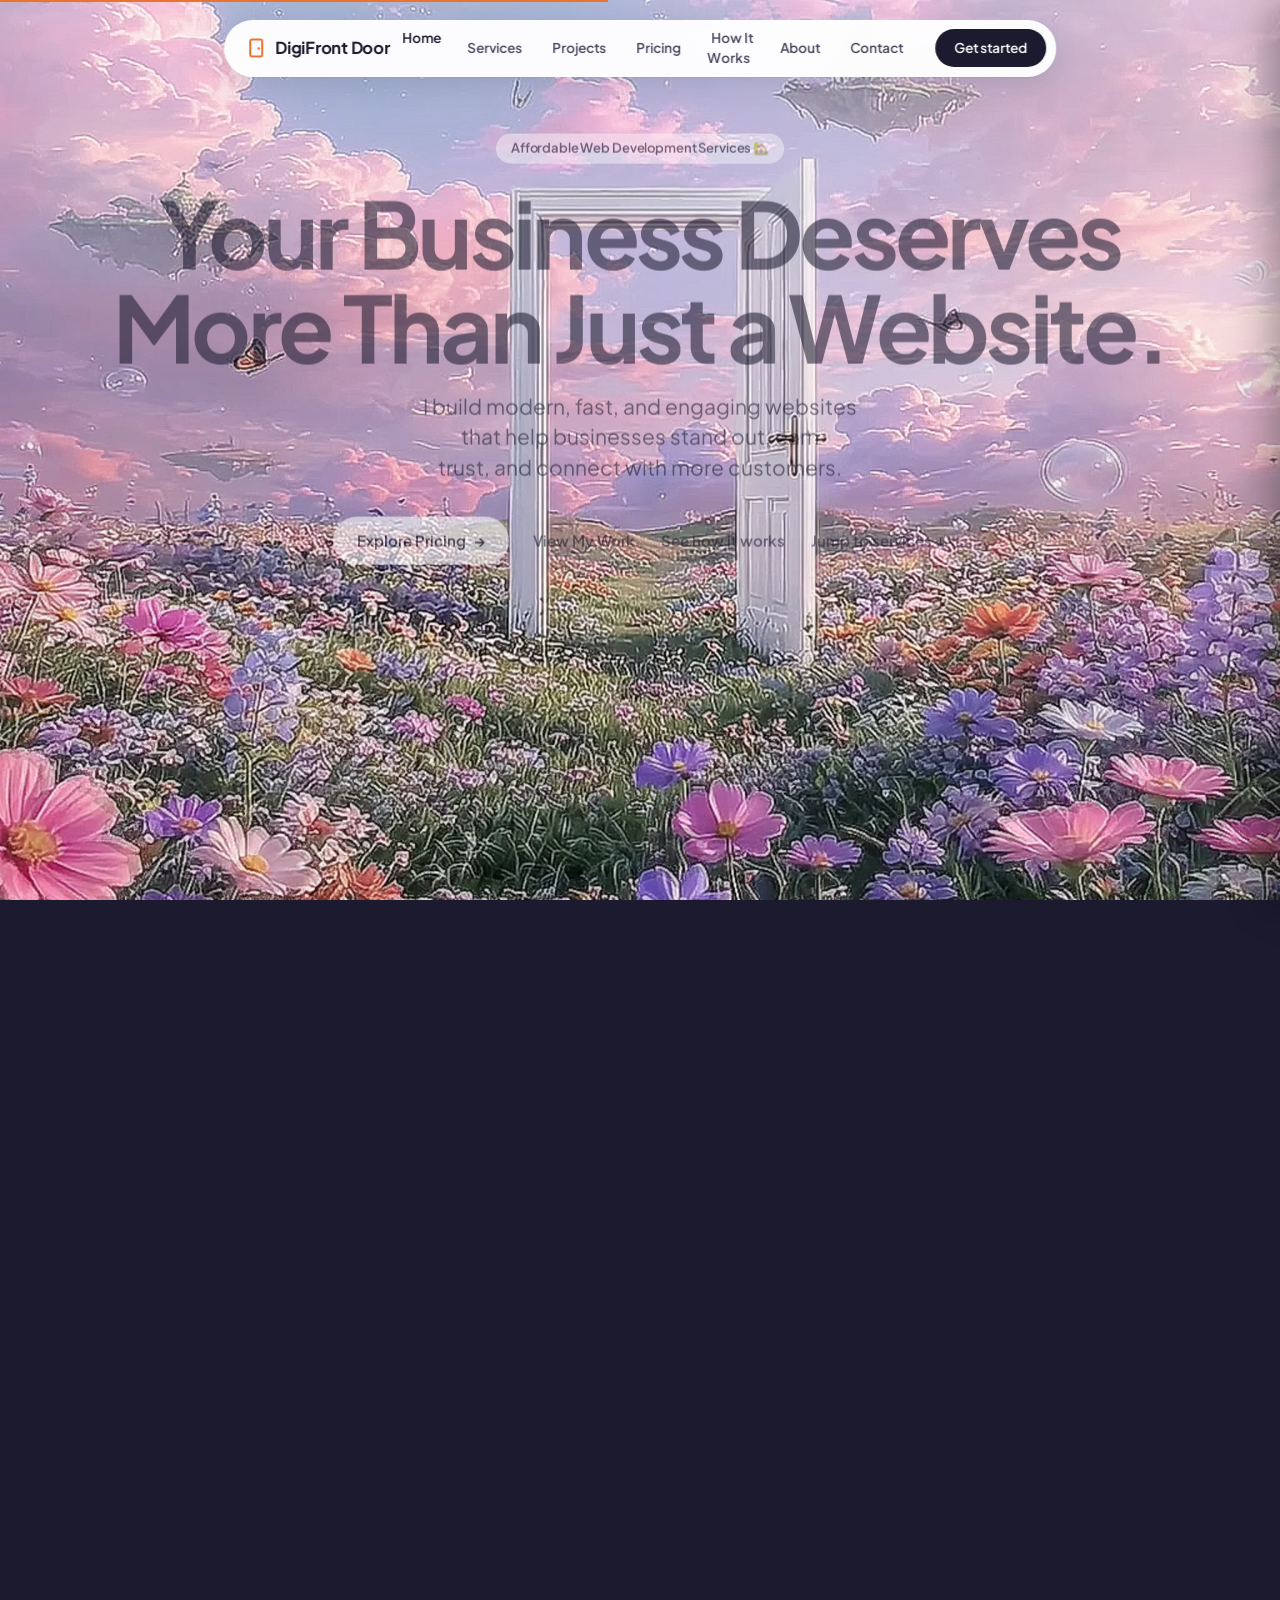
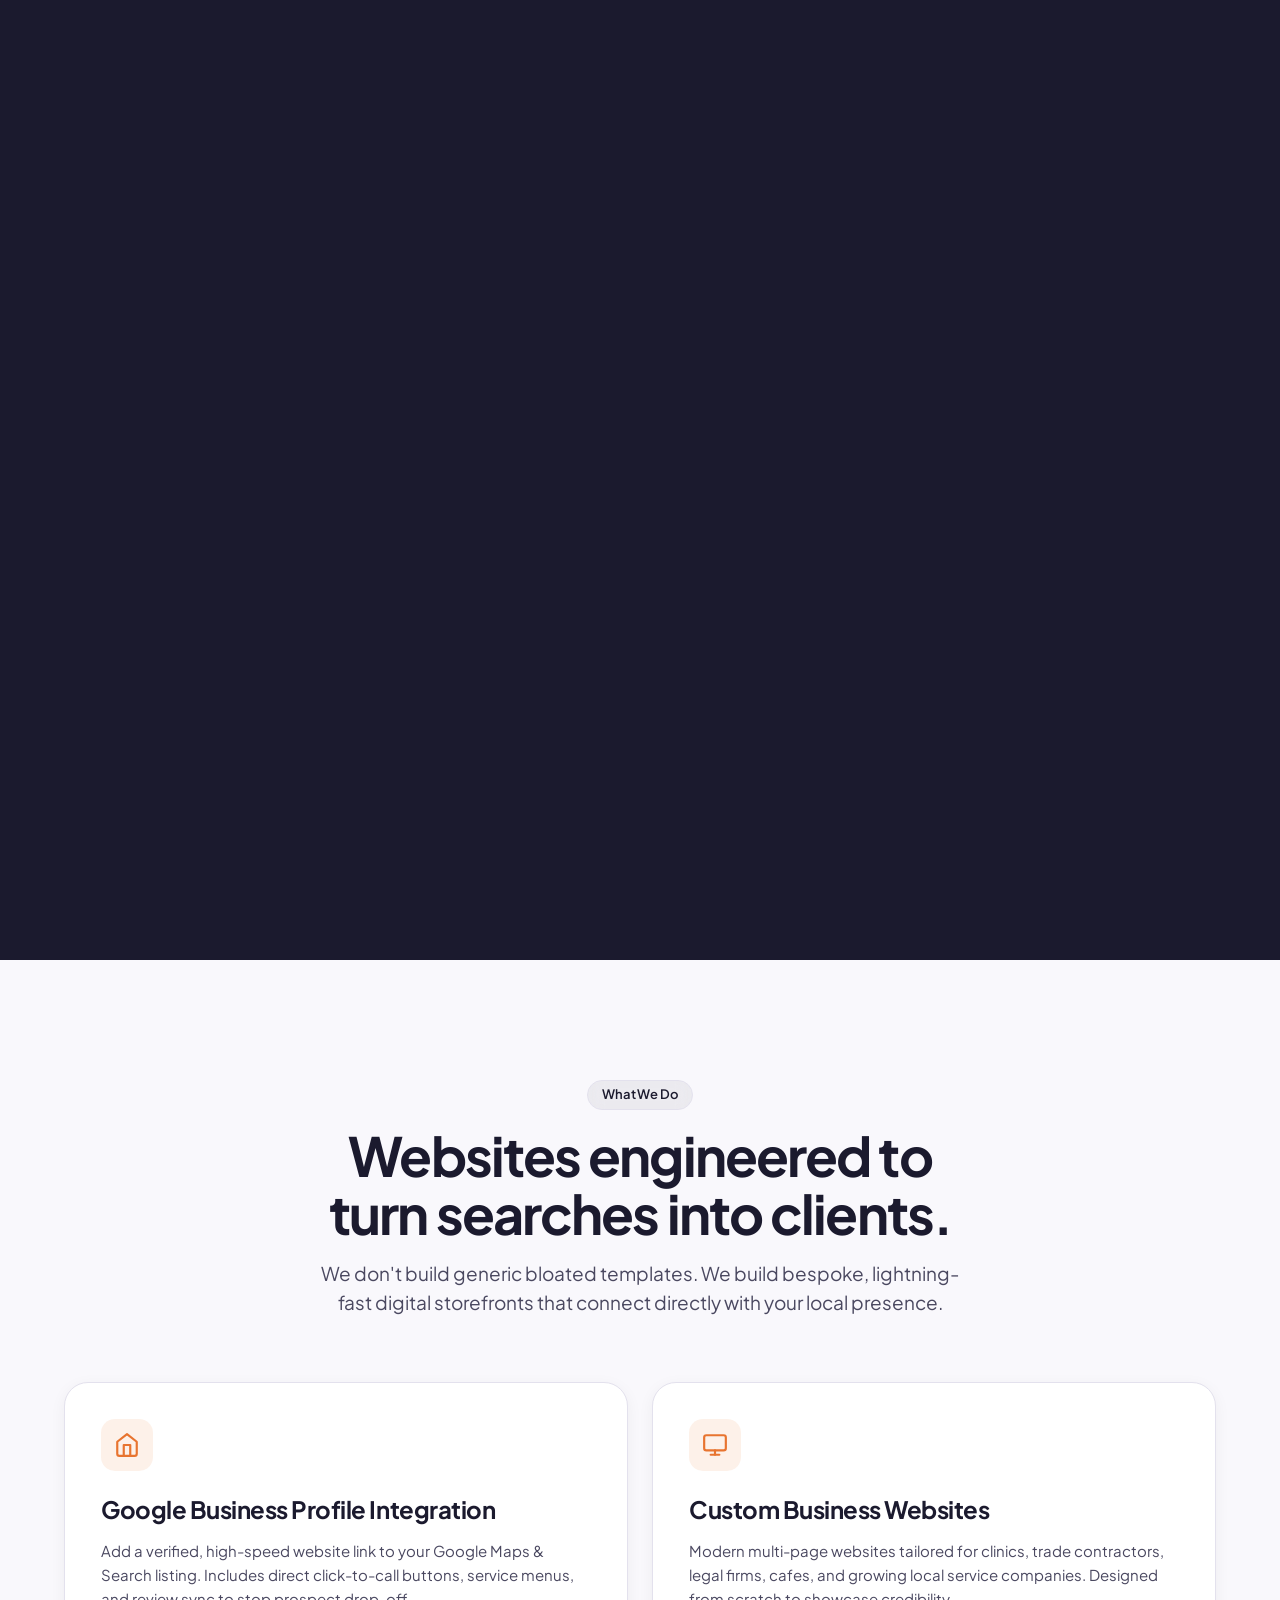
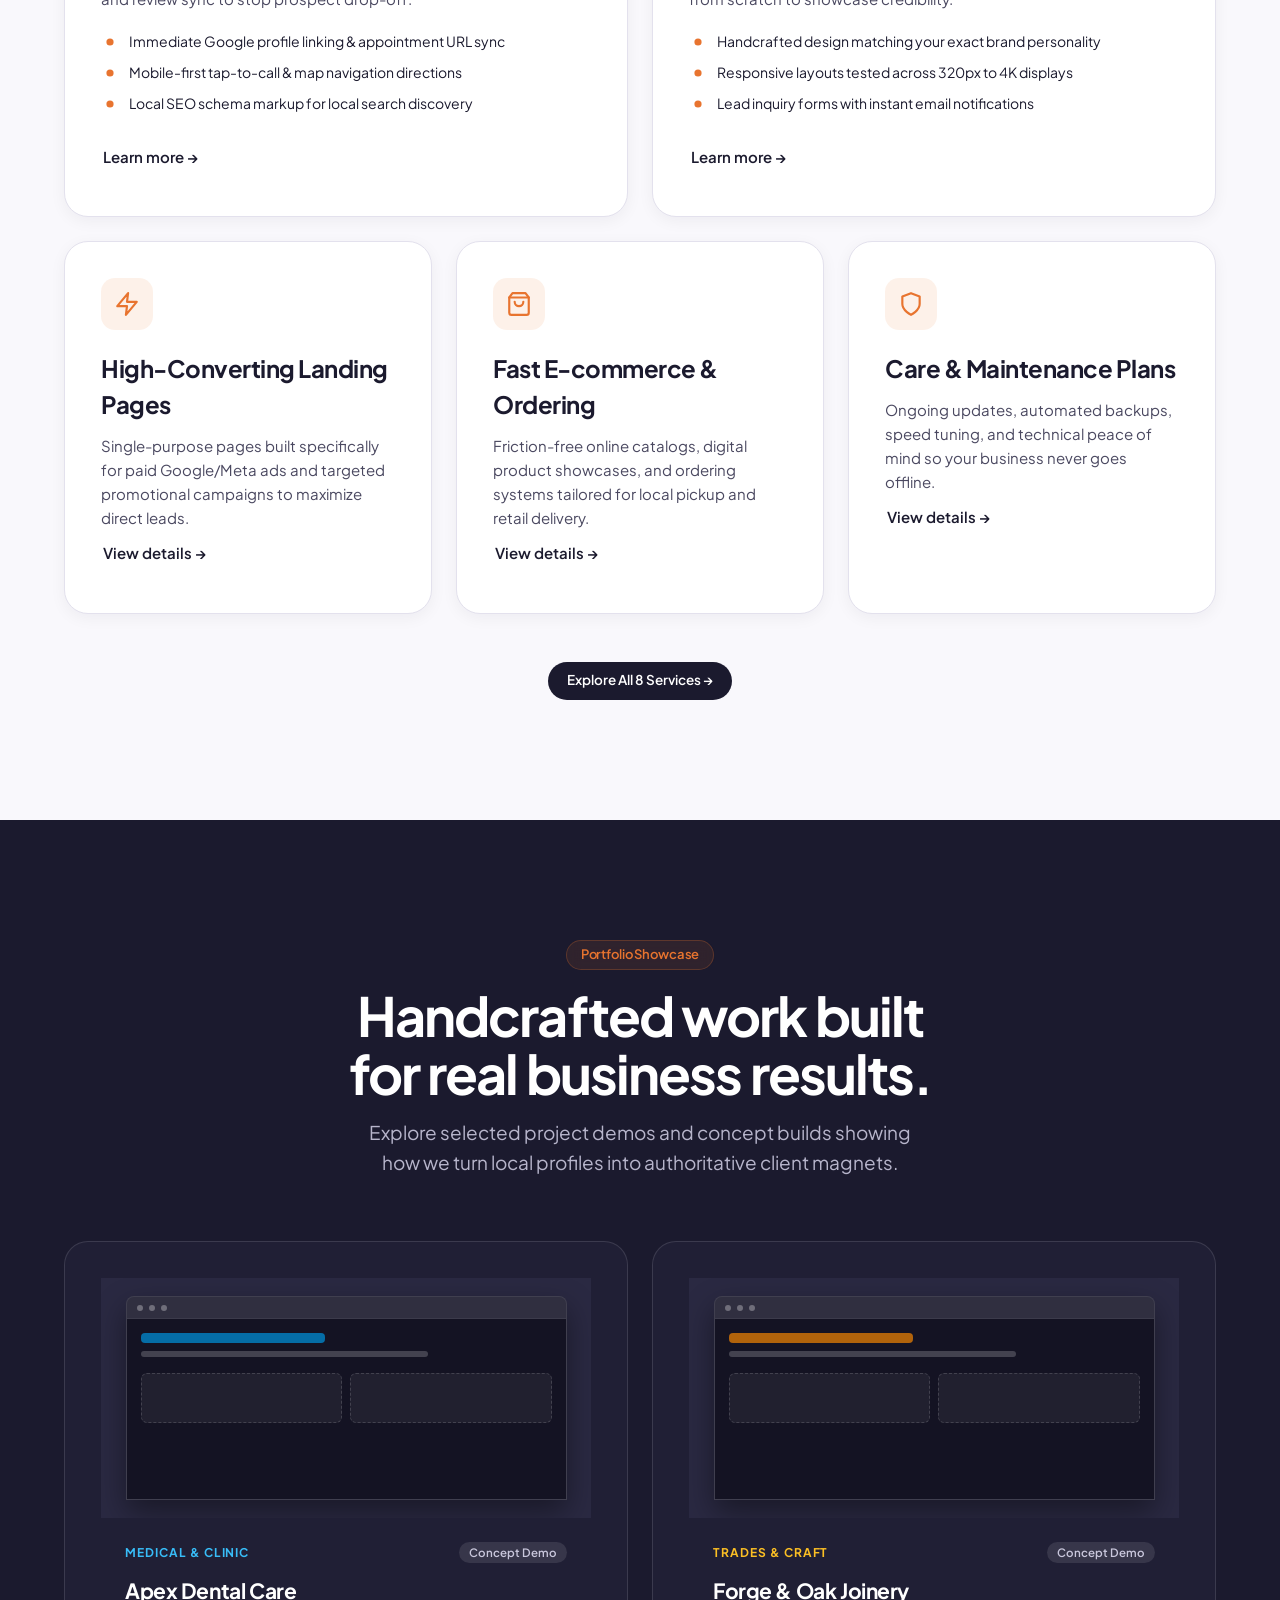
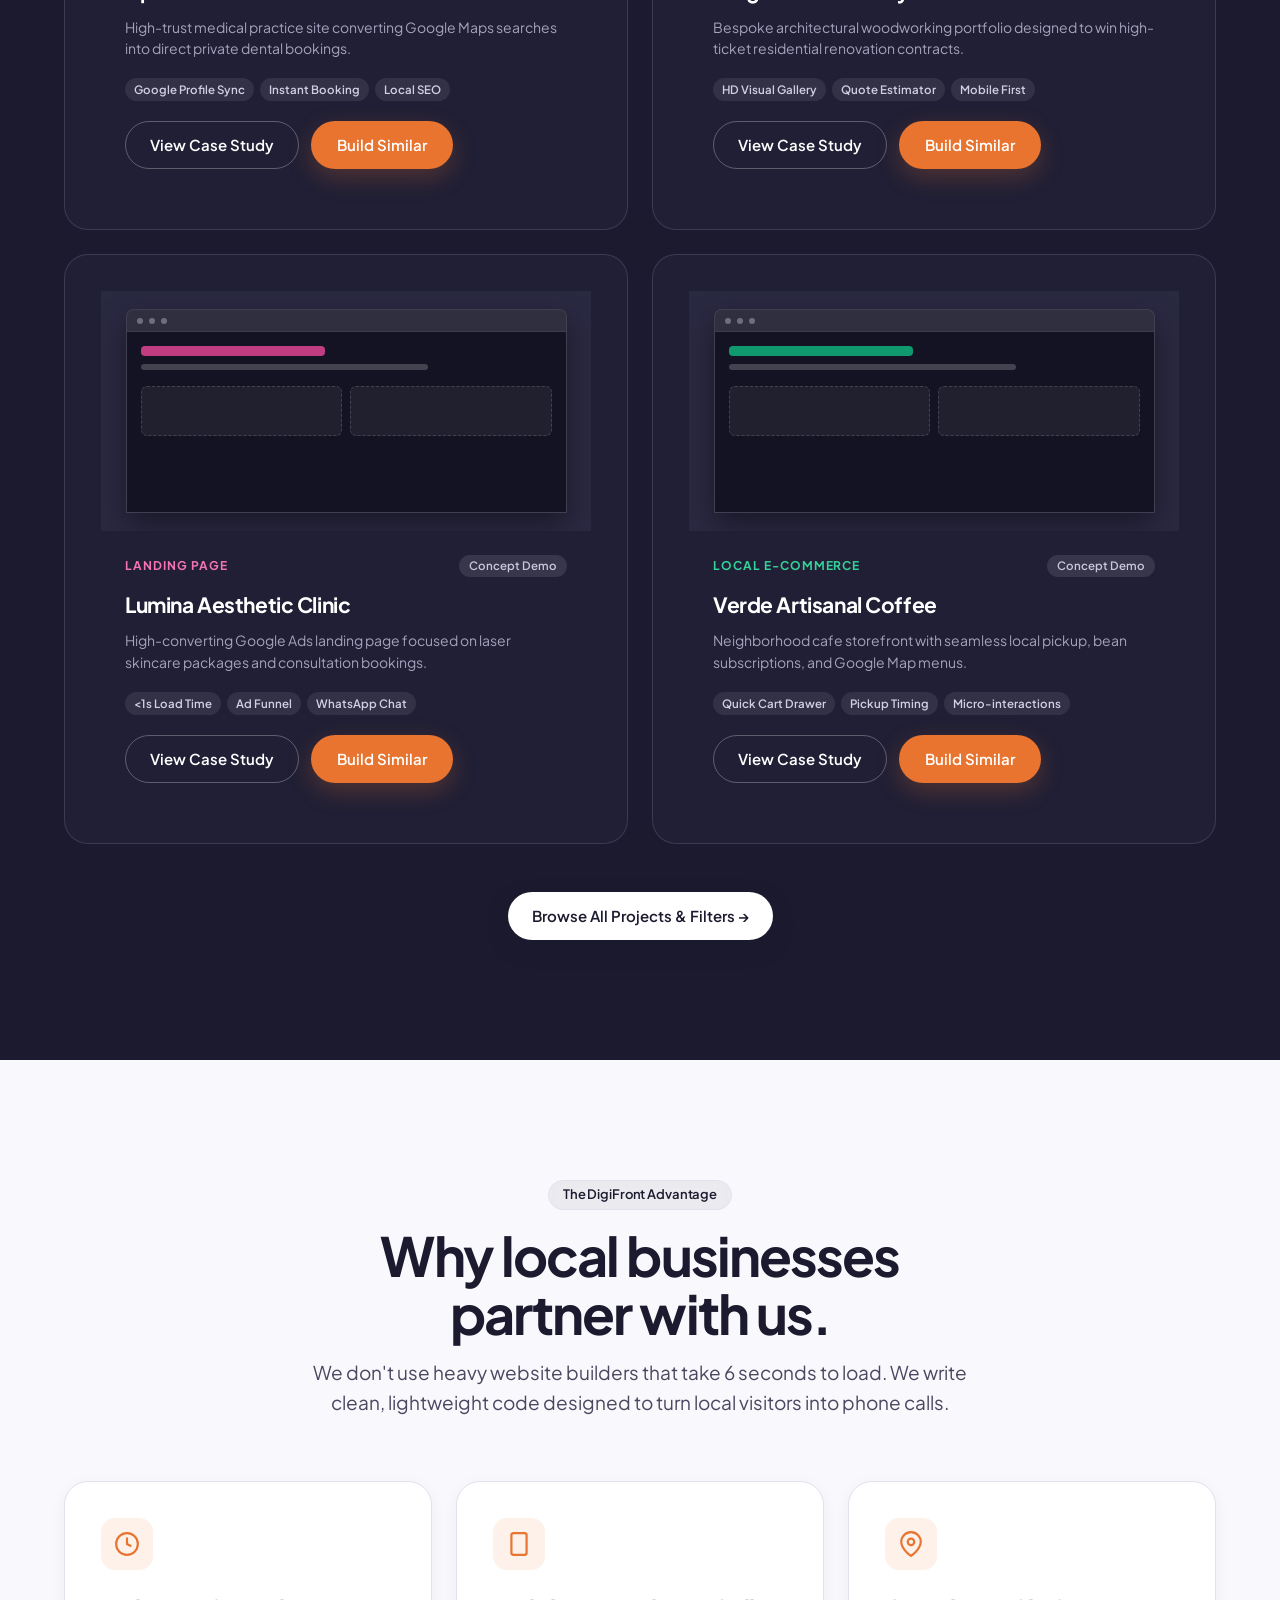
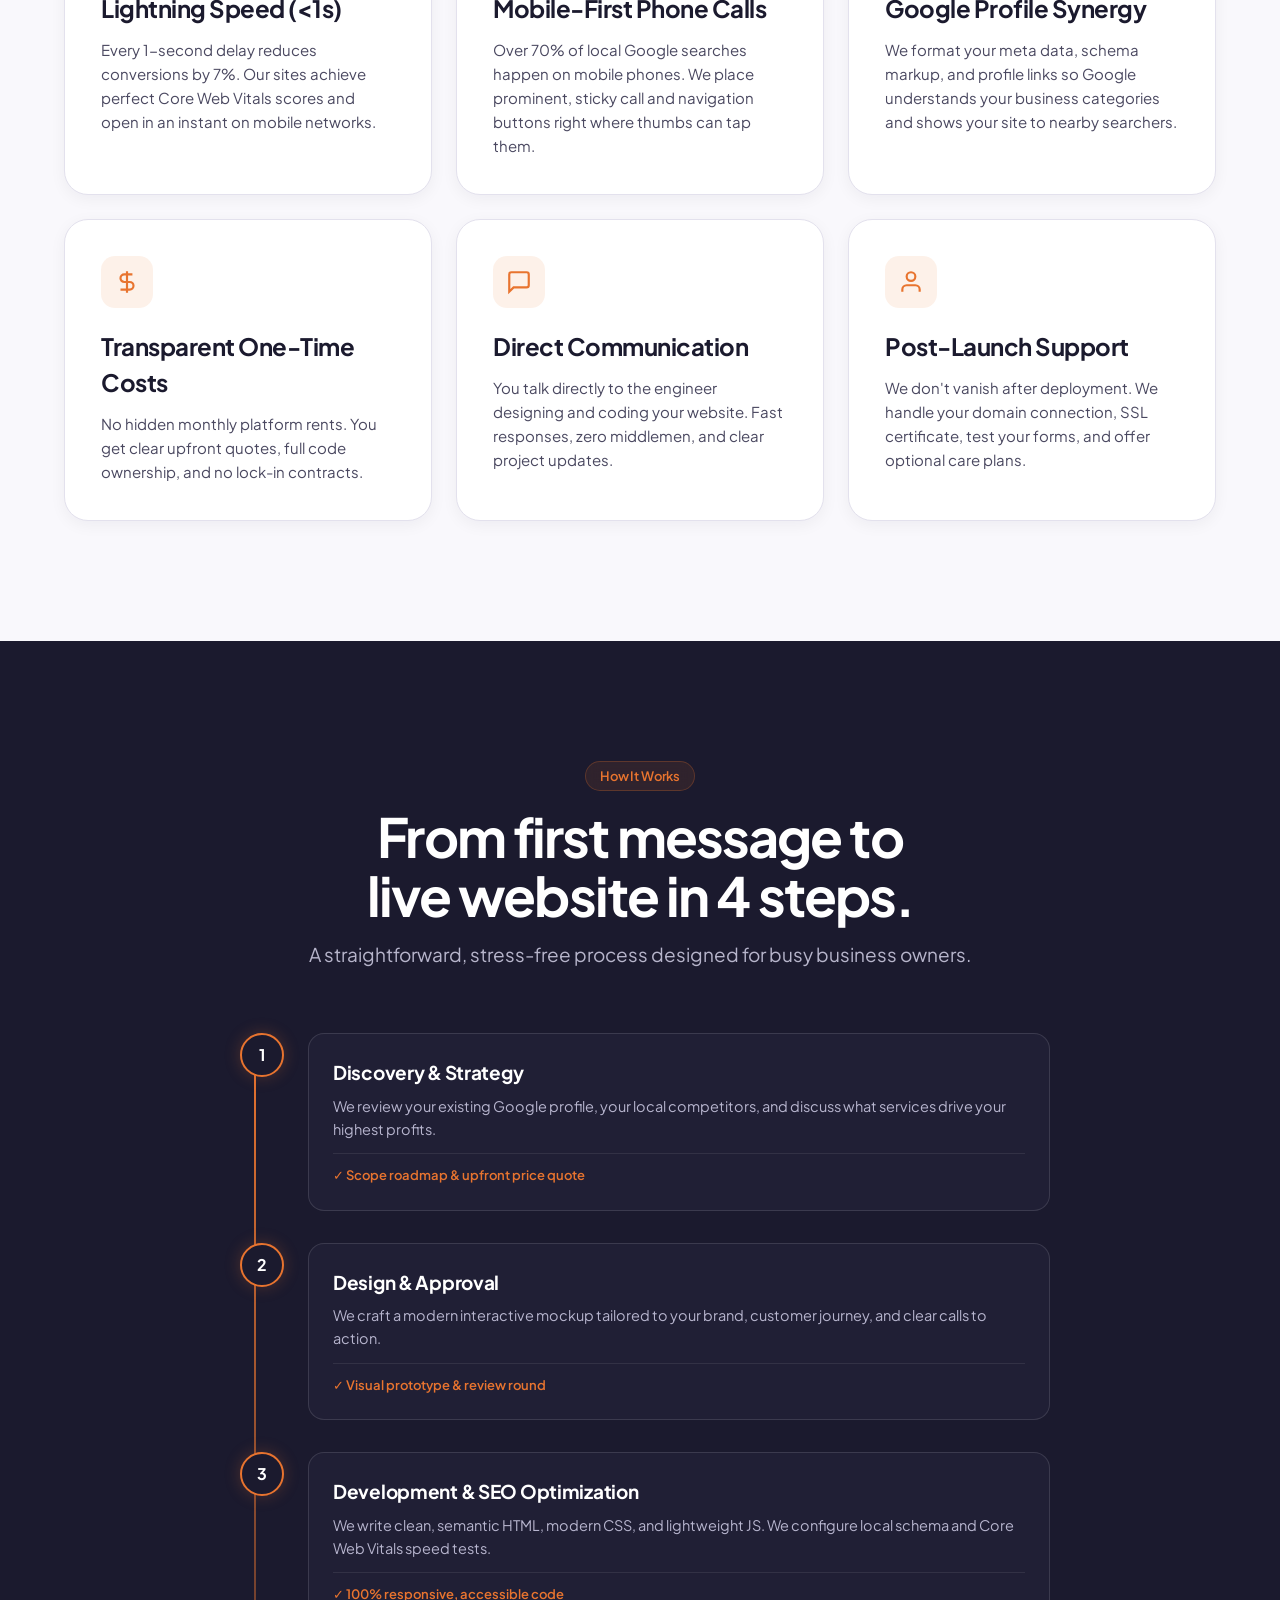
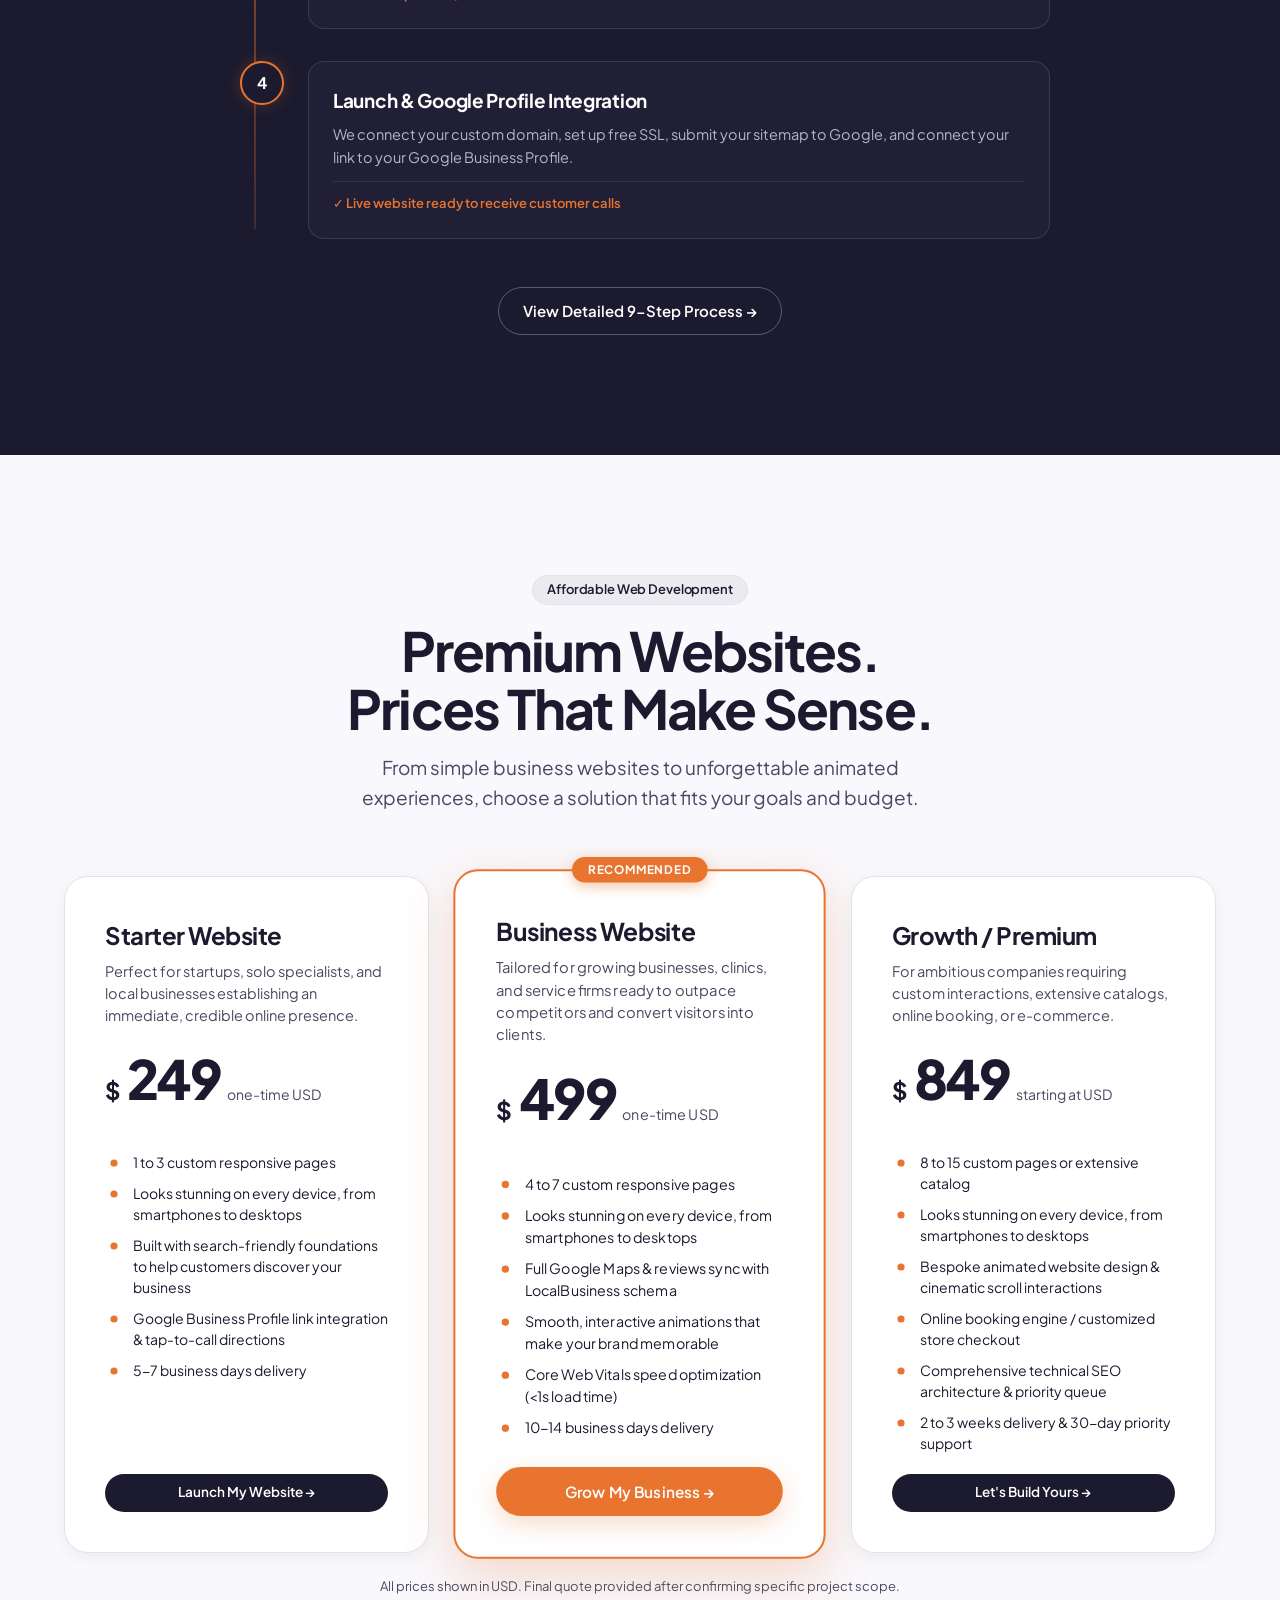
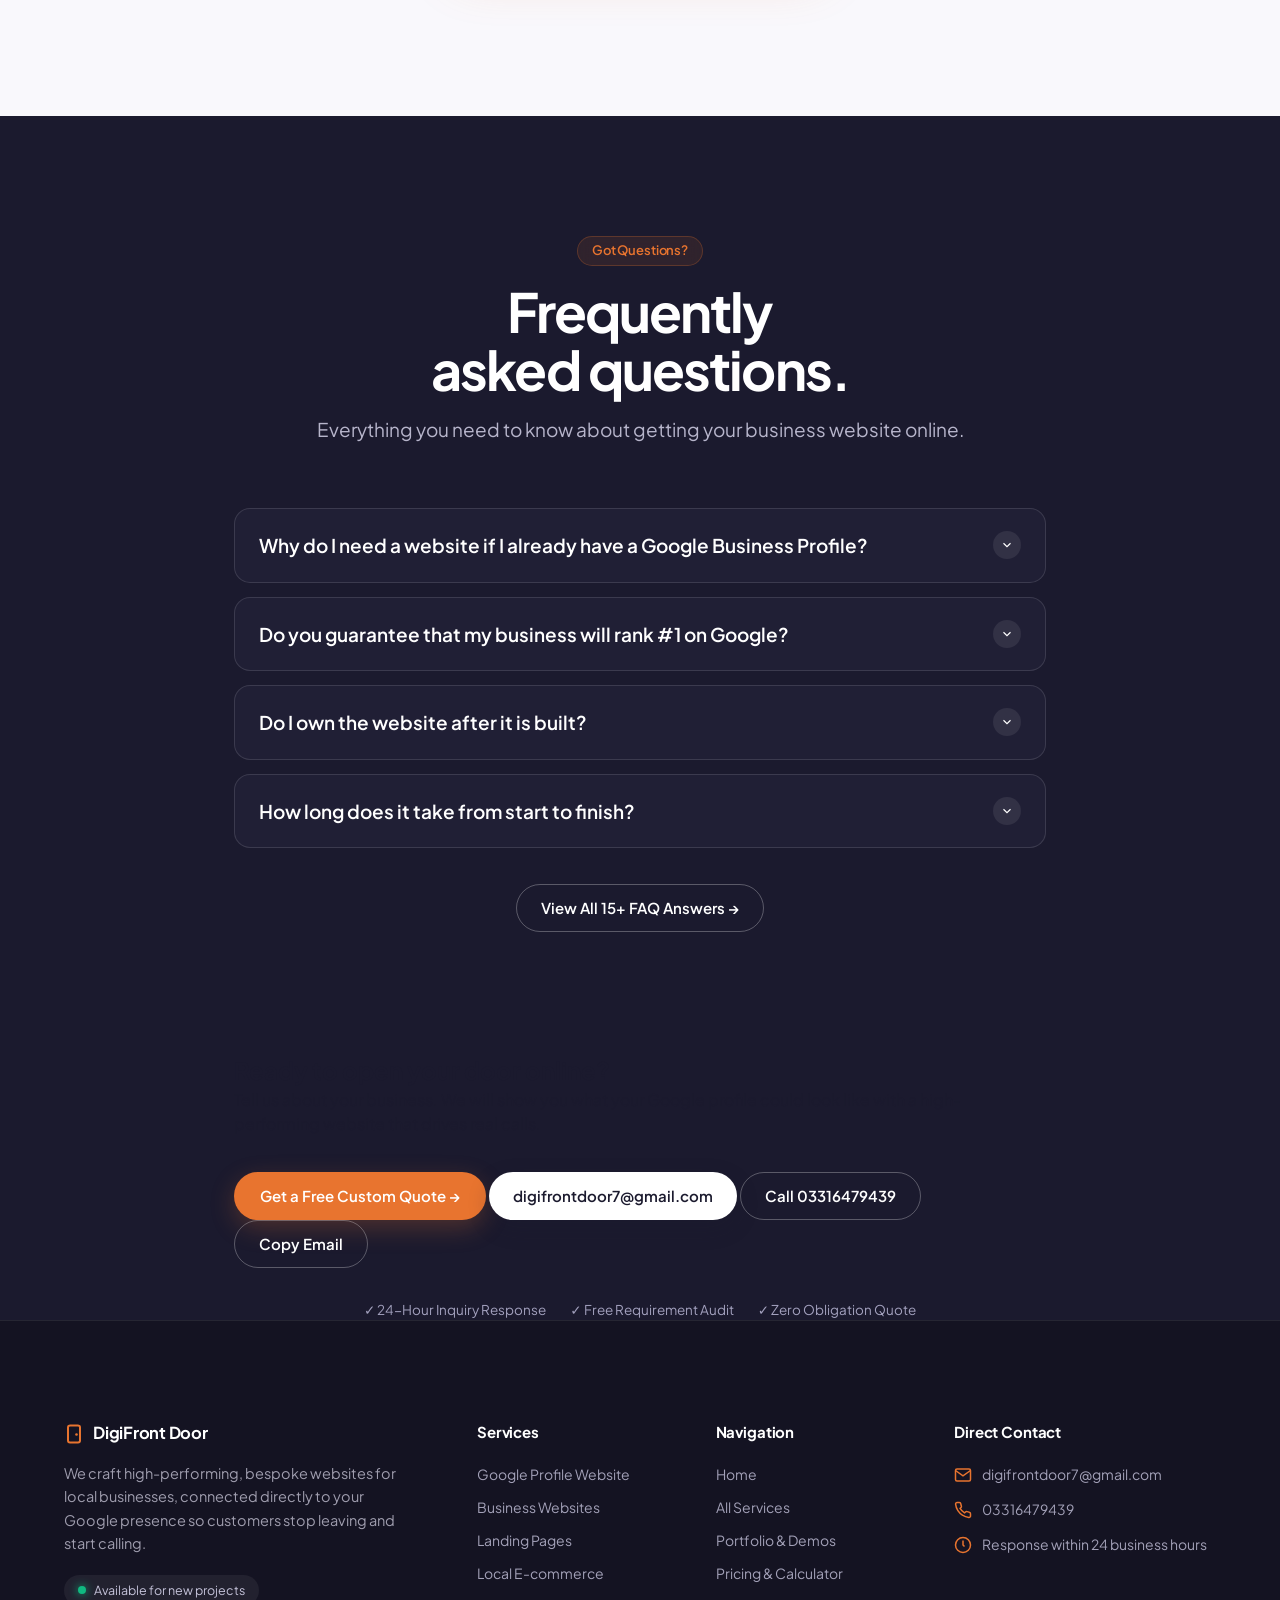
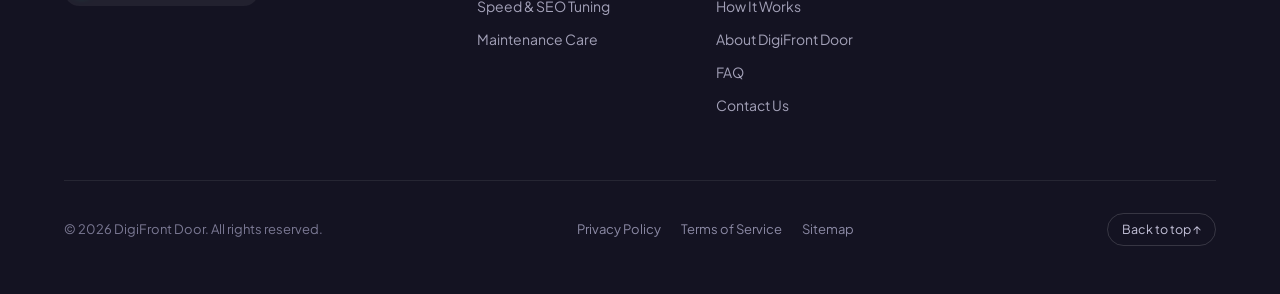
<file: index.html>
<!DOCTYPE html>
<html lang="en">
<head>
  <meta charset="utf-8">
  <meta name="viewport" content="width=device-width, initial-scale=1, viewport-fit=cover">
  <title>Affordable Web Development Services &amp; Custom Websites | DigiFront Door</title>
  <meta name="description" content="Affordable web development services for startups, entrepreneurs, and growing businesses worldwide. Custom, fast, and search-friendly websites with transparent pricing from $249.">
  <meta name="keywords" content="affordable web development services, custom website development, freelance web developer, small business website design, professional website development, animated website design, responsive website development, modern business websites, custom portfolio website design, affordable website developer for startups">
  <meta name="author" content="DigiFront Door">
  <meta name="robots" content="index, follow">
  <link rel="canonical" href="https://zenova-affiliates.github.io/digifront-door/">

  <!-- Open Graph / Social Media -->
  <meta property="og:type" content="website">
  <meta property="og:url" content="https://zenova-affiliates.github.io/digifront-door/">
  <meta property="og:title" content="Affordable Web Development Services &amp; Custom Websites | DigiFront Door">
  <meta property="og:description" content="I build modern, fast, and engaging websites that help businesses stand out, earn trust, and connect with more customers. Packages from $249.">
  <meta property="og:image" content="https://zenova-affiliates.github.io/digifront-door/frames/frame_001.webp">

  <!-- Twitter / X -->
  <meta name="twitter:card" content="summary_large_image">
  <meta name="twitter:title" content="Affordable Web Development Services | DigiFront Door">
  <meta name="twitter:description" content="Custom web development, responsive designs, and interactive animated websites with transparent one-time pricing.">
  <meta name="twitter:image" content="https://zenova-affiliates.github.io/digifront-door/frames/frame_001.webp">

  <link rel="icon" type="image/svg+xml" href="favicon.svg">
  <link rel="manifest" href="site.webmanifest">
  <link rel="preconnect" href="https://fonts.googleapis.com">
  <link rel="preconnect" href="https://fonts.gstatic.com" crossorigin>
  <link href="https://fonts.googleapis.com/css2?family=Plus+Jakarta+Sans:wght@400;500;600;700;800&display=swap" rel="stylesheet">

  <link rel="stylesheet" href="css/main.css">
  <link rel="stylesheet" href="css/home-scroll.css">

  <!-- Structured Data (JSON-LD) -->
  <script type="application/ld+json">
  {
    "@context": "https://schema.org",
    "@graph": [
      {
        "@type": "WebPage",
        "@id": "https://zenova-affiliates.github.io/digifront-door/",
        "url": "https://zenova-affiliates.github.io/digifront-door/",
        "name": "Affordable Web Development Services &amp; Custom Websites | DigiFront Door",
        "description": "High-performing custom websites, Google Business Profile integration, and animated experiences with transparent pricing from $249."
      },
      {
        "@type": "ProfessionalService",
        "@id": "https://zenova-affiliates.github.io/digifront-door/#organization",
        "name": "DigiFront Door",
        "image": "https://zenova-affiliates.github.io/digifront-door/frames/frame_001.webp",
        "url": "https://zenova-affiliates.github.io/digifront-door/",
        "telephone": "03316479439",
        "email": "digifrontdoor7@gmail.com",
        "priceRange": "$$",
        "description": "Affordable web development services, custom small business website design, and Google Business Profile website integration.",
        "serviceArea": "Worldwide",
        "hasOfferCatalog": {
          "@type": "OfferCatalog",
          "name": "Web Development Services",
          "itemListElement": [
            {
              "@type": "Offer",
              "itemOffered": {
                "@type": "Service",
                "name": "Starter Website Package",
                "description": "Custom 1-3 page responsive website with search-friendly foundations, Google profile linking, and lead form.",
                "offers": {
                  "@type": "Offer",
                  "price": "249",
                  "priceCurrency": "USD"
                }
              }
            },
            {
              "@type": "Offer",
              "itemOffered": {
                "@type": "Service",
                "name": "Business Website Package",
                "description": "Comprehensive 4-7 page custom website with interactive elements, reviews sync, local SEO schema, and speed tuning.",
                "offers": {
                  "@type": "Offer",
                  "price": "499",
                  "priceCurrency": "USD"
                }
              }
            },
            {
              "@type": "Offer",
              "itemOffered": {
                "@type": "Service",
                "name": "Growth / Premium Website Package",
                "description": "High-impact 8-15 page website or catalog with custom animations, booking engine, and advanced SEO architecture.",
                "offers": {
                  "@type": "Offer",
                  "price": "849",
                  "priceCurrency": "USD"
                }
              }
            }
          ]
        }
      }
    ]
  }
  </script>
</head>
<body>

  <!-- Accessible Skip Link -->
  <a href="#main-content" class="skip-link">Skip to main content</a>

  <!-- Loading Gate (Enhanced with Fail-Safe Timeout & Skip Intro) -->
  <div class="gate" id="gate" role="status" aria-live="polite">
    <b>
      <svg viewBox="0 0 20 20" fill="none" aria-hidden="true"><rect x="4" y="1.5" width="12" height="17" rx="2" stroke="#e8742f" stroke-width="2"/><circle cx="12.5" cy="10.5" r="1.3" fill="#e8742f"/></svg>
      DigiFront Door
    </b>
    <div class="gbar"><i id="gateBar"></i></div>
    <div class="gate-status-row">
      <span id="gatePct">0%</span>
      <button type="button" class="gate-skip-btn" id="gateSkip">Skip Intro &rarr;</button>
    </div>
  </div>

  <!-- Loading Line -->
  <div class="load" id="load" aria-hidden="true"><i id="loadBar"></i></div>

  <!-- Navigation Pill (Preserved Original Aesthetic + Full Navigation) -->
  <header class="nav" role="banner">
    <a class="logo" href="index.html#top" aria-label="DigiFront Door home">
      <svg viewBox="0 0 20 20" fill="none" aria-hidden="true">
        <rect x="4" y="1.5" width="12" height="17" rx="2" stroke="#e8742f" stroke-width="2"/>
        <circle cx="12.5" cy="10.5" r="1.3" fill="#e8742f"/>
      </svg>
      DigiFront Door
    </a>
    
    <nav aria-label="Primary navigation">
      <ul class="nav-links">
        <li><a href="index.html#top" aria-current="page">Home</a></li>
        <li><a href="services.html">Services</a></li>
        <li><a href="projects.html">Projects</a></li>
        <li><a href="pricing.html">Pricing</a></li>
        <li><a href="how-it-works.html">How It Works</a></li>
        <li><a href="about.html">About</a></li>
        <li><a href="contact.html">Contact</a></li>
      </ul>
    </nav>

    <div class="nav-actions">
      <a class="btn-dark" href="contact.html">Get started</a>
      <button class="nav-toggle" id="navToggle" type="button" aria-label="Toggle navigation menu" aria-expanded="false" aria-controls="mobileNavDrawer">
        <svg viewBox="0 0 24 24" fill="none" stroke="currentColor" stroke-width="2" stroke-linecap="round" stroke-linejoin="round" aria-hidden="true">
          <line x1="3" y1="12" x2="21" y2="12"></line>
          <line x1="3" y1="6" x2="21" y2="6"></line>
          <line x1="3" y1="18" x2="21" y2="18"></line>
        </svg>
      </button>
    </div>
  </header>

  <!-- Mobile Navigation Drawer -->
  <div class="mobile-nav-overlay" id="mobileNavOverlay" aria-hidden="true"></div>
  <aside class="mobile-nav-drawer" id="mobileNavDrawer" aria-label="Mobile Navigation">
    <div>
      <div class="mobile-nav-header">
        <a class="logo" href="index.html">
          <svg viewBox="0 0 20 20" fill="none" aria-hidden="true"><rect x="4" y="1.5" width="12" height="17" rx="2" stroke="#e8742f" stroke-width="2"/><circle cx="12.5" cy="10.5" r="1.3" fill="#e8742f"/></svg>
          DigiFront Door
        </a>
        <button class="mobile-nav-close" id="navClose" type="button" aria-label="Close navigation menu">
          <svg viewBox="0 0 24 24" fill="none" stroke="currentColor" stroke-width="2" stroke-linecap="round" stroke-linejoin="round" width="20" height="20">
            <line x1="18" y1="6" x2="6" y2="18"></line>
            <line x1="6" y1="6" x2="18" y2="18"></line>
          </svg>
        </button>
      </div>
      <ul class="mobile-nav-links">
        <li><a href="index.html#top" class="active"><span>Home</span><span class="indicator"></span></a></li>
        <li><a href="services.html"><span>Services</span><span class="indicator"></span></a></li>
        <li><a href="projects.html"><span>Projects</span><span class="indicator"></span></a></li>
        <li><a href="pricing.html"><span>Pricing &amp; Calculator</span><span class="indicator"></span></a></li>
        <li><a href="how-it-works.html"><span>How It Works</span><span class="indicator"></span></a></li>
        <li><a href="about.html"><span>About Us</span><span class="indicator"></span></a></li>
        <li><a href="faq.html"><span>FAQ</span><span class="indicator"></span></a></li>
        <li><a href="contact.html"><span>Contact</span><span class="indicator"></span></a></li>
      </ul>
    </div>
    <div class="mobile-nav-footer">
      <a class="btn-accent" href="contact.html" style="width:100%; text-align:center;">Request a Free Quote &rarr;</a>
      <div class="mobile-contact-item">
        <svg viewBox="0 0 24 24" fill="none" stroke="currentColor" stroke-width="2"><path d="M4 4h16c1.1 0 2 .9 2 2v12c0 1.1-.9 2-2 2H4c-1.1 0-2-.9-2-2V6c0-1.1.9-2 2-2z"></path><polyline points="22,6 12,13 2,6"></polyline></svg>
        <a href="mailto:digifrontdoor7@gmail.com">digifrontdoor7@gmail.com</a>
      </div>
      <div class="mobile-contact-item">
        <svg viewBox="0 0 24 24" fill="none" stroke="currentColor" stroke-width="2"><path d="M22 16.92v3a2 2 0 0 1-2.18 2 19.79 19.79 0 0 1-8.63-3.07 19.5 19.5 0 0 1-6-6 19.79 19.79 0 0 1-3.07-8.67A2 2 0 0 1 4.11 2h3a2 2 0 0 1 2 1.72 12.84 12.84 0 0 0 .7 2.81 2 2 0 0 1-.45 2.11L8.09 9.91a16 16 0 0 0 6 6l1.27-1.27a2 2 0 0 1 2.11-.45 12.84 12.84 0 0 0 2.81.7A2 2 0 0 1 22 16.92z"></path></svg>
        <a href="tel:03316479439">03316479439</a>
      </div>
    </div>
  </aside>

  <!-- MAIN SCROLL STAGE & CINEMATIC EXPERIENCE -->
  <main id="top">
    <!-- Preserved Original Door Scroll Stage -->
    <section class="track" id="track" aria-label="DigiFront Door introduction animation">
      <div class="stage" id="stage">
        <canvas id="cv" role="img" aria-label="A white door standing open in a flower meadow; the camera moves through it."></canvas>
        <div class="veil"></div>

        <!-- Hero Copy -->
        <div class="hero" id="hero">
          <span class="badge">Affordable Web Development Services &#127969;</span>
          <h1>Your Business Deserves More Than Just a Website.</h1>
          <p class="sub">I build modern, fast, and engaging websites that help businesses stand out, earn trust, and connect with more customers.</p>
          <div class="cta">
            <a class="btn-light" href="pricing.html">Explore Pricing <span aria-hidden="true">&rarr;</span></a>
            <a class="btn-text" href="projects.html" style="color:var(--ink);">View My Work</a>
            <button class="btn-text" type="button" data-seek="0.2">See how it works</button>
            <button class="btn-text" type="button" id="skipToContent">Jump to services &darr;</button>
          </div>
        </div>

        <!-- Preserved Scroll Captions -->
        <div class="cap" id="cap1">
          <h2>Customers check Google before they call.</h2>
          <p>If your profile has no website, many of them move on to the next business.</p>
        </div>
        <div class="cap" id="cap2">
          <h2>We open the door for you.</h2>
          <p>A fast, simple website, connected to your Google profile, so more searches turn into leads.</p>
        </div>

        <div class="scroll" id="hint" aria-hidden="true">Scroll
          <svg viewBox="0 0 12 12" fill="none" stroke="currentColor" stroke-width="1.5" stroke-linecap="round" stroke-linejoin="round"><path d="M6 1.5v9M2.5 7 6 10.5 9.5 7"/></svg>
        </div>
      </div>
    </section>

    <!-- CONTENT SECTIONS (Seamlessly continuing after animation) -->
    <div id="main-content">

      <!-- SECTION A: SERVICES PREVIEW -->
      <section class="section section-light" id="services-preview" aria-labelledby="services-title">
        <div class="container">
          <div class="section-header">
            <span class="badge badge-light">What We Do</span>
            <h2 class="section-title" id="services-title">Websites engineered to turn searches into clients.</h2>
            <p class="section-subtitle">We don't build generic bloated templates. We build bespoke, lightning-fast digital storefronts that connect directly with your local presence.</p>
          </div>

          <div class="bento-grid">
            <!-- Service 1 -->
            <div class="card card-light" style="grid-column: span 6;">
              <div class="card-icon">
                <svg viewBox="0 0 24 24" fill="none" stroke="currentColor" stroke-width="2" stroke-linecap="round" stroke-linejoin="round">
                  <path d="M3 9l9-7 9 7v11a2 2 0 0 1-2 2H5a2 2 0 0 1-2-2z"></path>
                  <polyline points="9 22 9 12 15 12 15 22"></polyline>
                </svg>
              </div>
              <h3 class="card-title">Google Business Profile Integration</h3>
              <p class="card-desc">Add a verified, high-speed website link to your Google Maps &amp; Search listing. Includes direct click-to-call buttons, service menus, and review sync to stop prospect drop-off.</p>
              <ul class="card-feature-list">
                <li><svg viewBox="0 0 20 20" fill="currentColor"><circle cx="10" cy="10" r="4"/></svg> Immediate Google profile linking &amp; appointment URL sync</li>
                <li><svg viewBox="0 0 20 20" fill="currentColor"><circle cx="10" cy="10" r="4"/></svg> Mobile-first tap-to-call &amp; map navigation directions</li>
                <li><svg viewBox="0 0 20 20" fill="currentColor"><circle cx="10" cy="10" r="4"/></svg> Local SEO schema markup for local search discovery</li>
              </ul>
              <a href="services.html#google-integration" class="btn-text">Learn more &rarr;</a>
            </div>

            <!-- Service 2 -->
            <div class="card card-light" style="grid-column: span 6;">
              <div class="card-icon">
                <svg viewBox="0 0 24 24" fill="none" stroke="currentColor" stroke-width="2" stroke-linecap="round" stroke-linejoin="round">
                  <rect x="2" y="3" width="20" height="14" rx="2" ry="2"></rect>
                  <line x1="8" y1="21" x2="16" y2="21"></line>
                  <line x1="12" y1="17" x2="12" y2="21"></line>
                </svg>
              </div>
              <h3 class="card-title">Custom Business Websites</h3>
              <p class="card-desc">Modern multi-page websites tailored for clinics, trade contractors, legal firms, cafes, and growing local service companies. Designed from scratch to showcase credibility.</p>
              <ul class="card-feature-list">
                <li><svg viewBox="0 0 20 20" fill="currentColor"><circle cx="10" cy="10" r="4"/></svg> Handcrafted design matching your exact brand personality</li>
                <li><svg viewBox="0 0 20 20" fill="currentColor"><circle cx="10" cy="10" r="4"/></svg> Responsive layouts tested across 320px to 4K displays</li>
                <li><svg viewBox="0 0 20 20" fill="currentColor"><circle cx="10" cy="10" r="4"/></svg> Lead inquiry forms with instant email notifications</li>
              </ul>
              <a href="services.html#custom-business" class="btn-text">Learn more &rarr;</a>
            </div>

            <!-- Service 3 -->
            <div class="card card-light" style="grid-column: span 4;">
              <div class="card-icon">
                <svg viewBox="0 0 24 24" fill="none" stroke="currentColor" stroke-width="2" stroke-linecap="round" stroke-linejoin="round">
                  <polygon points="13 2 3 14 12 14 11 22 21 10 12 10 13 2"></polygon>
                </svg>
              </div>
              <h3 class="card-title">High-Converting Landing Pages</h3>
              <p class="card-desc">Single-purpose pages built specifically for paid Google/Meta ads and targeted promotional campaigns to maximize direct leads.</p>
              <a href="services.html#landing-pages" class="btn-text">View details &rarr;</a>
            </div>

            <!-- Service 4 -->
            <div class="card card-light" style="grid-column: span 4;">
              <div class="card-icon">
                <svg viewBox="0 0 24 24" fill="none" stroke="currentColor" stroke-width="2" stroke-linecap="round" stroke-linejoin="round">
                  <path d="M6 2L3 6v14a2 2 0 0 0 2 2h14a2 2 0 0 0 2-2V6l-3-4z"></path>
                  <line x1="3" y1="6" x2="21" y2="6"></line>
                  <path d="M16 10a4 4 0 0 1-8 0"></path>
                </svg>
              </div>
              <h3 class="card-title">Fast E-commerce &amp; Ordering</h3>
              <p class="card-desc">Friction-free online catalogs, digital product showcases, and ordering systems tailored for local pickup and retail delivery.</p>
              <a href="services.html#ecommerce" class="btn-text">View details &rarr;</a>
            </div>

            <!-- Service 5 -->
            <div class="card card-light" style="grid-column: span 4;">
              <div class="card-icon">
                <svg viewBox="0 0 24 24" fill="none" stroke="currentColor" stroke-width="2" stroke-linecap="round" stroke-linejoin="round">
                  <path d="M12 22s8-4 8-10V5l-8-3-8 3v7c0 6 8 10 8 10z"></path>
                </svg>
              </div>
              <h3 class="card-title">Care &amp; Maintenance Plans</h3>
              <p class="card-desc">Ongoing updates, automated backups, speed tuning, and technical peace of mind so your business never goes offline.</p>
              <a href="services.html#maintenance" class="btn-text">View details &rarr;</a>
            </div>
          </div>

          <div style="text-align: center; margin-top: 48px;">
            <a href="services.html" class="btn-dark">Explore All 8 Services &rarr;</a>
          </div>
        </div>
      </section>

      <!-- SECTION B: FEATURED PROJECTS (BENTO GRID SHOWCASE) -->
      <section class="section section-dark" id="featured-projects" aria-labelledby="projects-title">
        <div class="container">
          <div class="section-header">
            <span class="badge badge-accent">Portfolio Showcase</span>
            <h2 class="section-title" id="projects-title">Handcrafted work built for real business results.</h2>
            <p class="section-subtitle">Explore selected project demos and concept builds showing how we turn local profiles into authoritative client magnets.</p>
          </div>

          <div class="bento-grid">
            <!-- Project 1: Apex Dental -->
            <div class="card card-dark project-card" style="grid-column: span 6;">
              <div class="project-thumb">
                <div class="project-mockup">
                  <div class="mockup-bar">
                    <span class="mockup-dot"></span><span class="mockup-dot"></span><span class="mockup-dot"></span>
                  </div>
                  <div class="mockup-screen">
                    <div class="mockup-header-line" style="background:#0284c7;"></div>
                    <div class="mockup-sub-line"></div>
                    <div class="mockup-grid-sim">
                      <div class="mockup-box-sim"></div>
                      <div class="mockup-box-sim"></div>
                    </div>
                  </div>
                </div>
              </div>
              <div class="project-body">
                <div class="project-header-meta">
                  <span class="project-category" style="color:#38bdf8;">Medical &amp; Clinic</span>
                  <span class="project-status-tag">Concept Demo</span>
                </div>
                <h3 class="project-title">Apex Dental Care</h3>
                <p class="project-tagline">High-trust medical practice site converting Google Maps searches into direct private dental bookings.</p>
                <div class="tech-pills">
                  <span class="tech-pill">Google Profile Sync</span>
                  <span class="tech-pill">Instant Booking</span>
                  <span class="tech-pill">Local SEO</span>
                </div>
                <div class="project-actions">
                  <button type="button" class="btn-ghost" data-open-project="apex-dental">View Case Study</button>
                  <a href="contact.html?project=Apex%20Dental%20Care" class="btn-accent">Build Similar</a>
                </div>
              </div>
            </div>

            <!-- Project 2: Forge & Oak -->
            <div class="card card-dark project-card" style="grid-column: span 6;">
              <div class="project-thumb">
                <div class="project-mockup">
                  <div class="mockup-bar">
                    <span class="mockup-dot"></span><span class="mockup-dot"></span><span class="mockup-dot"></span>
                  </div>
                  <div class="mockup-screen">
                    <div class="mockup-header-line" style="background:#d97706;"></div>
                    <div class="mockup-sub-line"></div>
                    <div class="mockup-grid-sim">
                      <div class="mockup-box-sim"></div>
                      <div class="mockup-box-sim"></div>
                    </div>
                  </div>
                </div>
              </div>
              <div class="project-body">
                <div class="project-header-meta">
                  <span class="project-category" style="color:#fbbf24;">Trades &amp; Craft</span>
                  <span class="project-status-tag">Concept Demo</span>
                </div>
                <h3 class="project-title">Forge &amp; Oak Joinery</h3>
                <p class="project-tagline">Bespoke architectural woodworking portfolio designed to win high-ticket residential renovation contracts.</p>
                <div class="tech-pills">
                  <span class="tech-pill">HD Visual Gallery</span>
                  <span class="tech-pill">Quote Estimator</span>
                  <span class="tech-pill">Mobile First</span>
                </div>
                <div class="project-actions">
                  <button type="button" class="btn-ghost" data-open-project="forge-craft">View Case Study</button>
                  <a href="contact.html?project=Forge%20and%20Oak" class="btn-accent">Build Similar</a>
                </div>
              </div>
            </div>

            <!-- Project 3: Lumina Skin -->
            <div class="card card-dark project-card" style="grid-column: span 6;">
              <div class="project-thumb">
                <div class="project-mockup">
                  <div class="mockup-bar">
                    <span class="mockup-dot"></span><span class="mockup-dot"></span><span class="mockup-dot"></span>
                  </div>
                  <div class="mockup-screen">
                    <div class="mockup-header-line" style="background:#ec4899;"></div>
                    <div class="mockup-sub-line"></div>
                    <div class="mockup-grid-sim">
                      <div class="mockup-box-sim"></div>
                      <div class="mockup-box-sim"></div>
                    </div>
                  </div>
                </div>
              </div>
              <div class="project-body">
                <div class="project-header-meta">
                  <span class="project-category" style="color:#f472b6;">Landing Page</span>
                  <span class="project-status-tag">Concept Demo</span>
                </div>
                <h3 class="project-title">Lumina Aesthetic Clinic</h3>
                <p class="project-tagline">High-converting Google Ads landing page focused on laser skincare packages and consultation bookings.</p>
                <div class="tech-pills">
                  <span class="tech-pill">&lt;1s Load Time</span>
                  <span class="tech-pill">Ad Funnel</span>
                  <span class="tech-pill">WhatsApp Chat</span>
                </div>
                <div class="project-actions">
                  <button type="button" class="btn-ghost" data-open-project="lumina-skin">View Case Study</button>
                  <a href="contact.html?project=Lumina%20Clinic" class="btn-accent">Build Similar</a>
                </div>
              </div>
            </div>

            <!-- Project 4: Verde Botanica -->
            <div class="card card-dark project-card" style="grid-column: span 6;">
              <div class="project-thumb">
                <div class="project-mockup">
                  <div class="mockup-bar">
                    <span class="mockup-dot"></span><span class="mockup-dot"></span><span class="mockup-dot"></span>
                  </div>
                  <div class="mockup-screen">
                    <div class="mockup-header-line" style="background:#10b981;"></div>
                    <div class="mockup-sub-line"></div>
                    <div class="mockup-grid-sim">
                      <div class="mockup-box-sim"></div>
                      <div class="mockup-box-sim"></div>
                    </div>
                  </div>
                </div>
              </div>
              <div class="project-body">
                <div class="project-header-meta">
                  <span class="project-category" style="color:#34d399;">Local E-commerce</span>
                  <span class="project-status-tag">Concept Demo</span>
                </div>
                <h3 class="project-title">Verde Artisanal Coffee</h3>
                <p class="project-tagline">Neighborhood cafe storefront with seamless local pickup, bean subscriptions, and Google Map menus.</p>
                <div class="tech-pills">
                  <span class="tech-pill">Quick Cart Drawer</span>
                  <span class="tech-pill">Pickup Timing</span>
                  <span class="tech-pill">Micro-interactions</span>
                </div>
                <div class="project-actions">
                  <button type="button" class="btn-ghost" data-open-project="verde-botanica">View Case Study</button>
                  <a href="contact.html?project=Verde%20Coffee" class="btn-accent">Build Similar</a>
                </div>
              </div>
            </div>
          </div>

          <div style="text-align: center; margin-top: 48px;">
            <a href="projects.html" class="btn-light">Browse All Projects &amp; Filters &rarr;</a>
          </div>
        </div>
      </section>

      <!-- SECTION C: WHY CHOOSE DIGIFRONT DOOR -->
      <section class="section section-light" id="why-choose-us" aria-labelledby="why-title">
        <div class="container">
          <div class="section-header">
            <span class="badge badge-light">The DigiFront Advantage</span>
            <h2 class="section-title" id="why-title">Why local businesses partner with us.</h2>
            <p class="section-subtitle">We don't use heavy website builders that take 6 seconds to load. We write clean, lightweight code designed to turn local visitors into phone calls.</p>
          </div>

          <div class="bento-grid">
            <div class="card card-light" style="grid-column: span 4;">
              <div class="card-icon">
                <svg viewBox="0 0 24 24" fill="none" stroke="currentColor" stroke-width="2"><circle cx="12" cy="12" r="10"></circle><polyline points="12 6 12 12 16 14"></polyline></svg>
              </div>
              <h3 class="card-title">Lightning Speed (&lt;1s)</h3>
              <p class="card-desc">Every 1-second delay reduces conversions by 7%. Our sites achieve perfect Core Web Vitals scores and open in an instant on mobile networks.</p>
            </div>

            <div class="card card-light" style="grid-column: span 4;">
              <div class="card-icon">
                <svg viewBox="0 0 24 24" fill="none" stroke="currentColor" stroke-width="2"><rect x="5" y="2" width="14" height="20" rx="2" ry="2"></rect><line x1="12" y1="18" x2="12.01" y2="18"></line></svg>
              </div>
              <h3 class="card-title">Mobile-First Phone Calls</h3>
              <p class="card-desc">Over 70% of local Google searches happen on mobile phones. We place prominent, sticky call and navigation buttons right where thumbs can tap them.</p>
            </div>

            <div class="card card-light" style="grid-column: span 4;">
              <div class="card-icon">
                <svg viewBox="0 0 24 24" fill="none" stroke="currentColor" stroke-width="2"><path d="M21 10c0 7-9 13-9 13s-9-6-9-13a9 9 0 0 1 18 0z"></path><circle cx="12" cy="10" r="3"></circle></svg>
              </div>
              <h3 class="card-title">Google Profile Synergy</h3>
              <p class="card-desc">We format your meta data, schema markup, and profile links so Google understands your business categories and shows your site to nearby searchers.</p>
            </div>

            <div class="card card-light" style="grid-column: span 4;">
              <div class="card-icon">
                <svg viewBox="0 0 24 24" fill="none" stroke="currentColor" stroke-width="2"><path d="M12 2v20M17 5H9.5a3.5 3.5 0 0 0 0 7h5a3.5 3.5 0 0 1 0 7H6"></path></svg>
              </div>
              <h3 class="card-title">Transparent One-Time Costs</h3>
              <p class="card-desc">No hidden monthly platform rents. You get clear upfront quotes, full code ownership, and no lock-in contracts.</p>
            </div>

            <div class="card card-light" style="grid-column: span 4;">
              <div class="card-icon">
                <svg viewBox="0 0 24 24" fill="none" stroke="currentColor" stroke-width="2"><path d="M21 15a2 2 0 0 1-2 2H7l-4 4V5a2 2 0 0 1 2-2h14a2 2 0 0 1 2 2z"></path></svg>
              </div>
              <h3 class="card-title">Direct Communication</h3>
              <p class="card-desc">You talk directly to the engineer designing and coding your website. Fast responses, zero middlemen, and clear project updates.</p>
            </div>

            <div class="card card-light" style="grid-column: span 4;">
              <div class="card-icon">
                <svg viewBox="0 0 24 24" fill="none" stroke="currentColor" stroke-width="2"><path d="M20 21v-2a4 4 0 0 0-4-4H8a4 4 0 0 0-4 4v2"></path><circle cx="12" cy="7" r="4"></circle></svg>
              </div>
              <h3 class="card-title">Post-Launch Support</h3>
              <p class="card-desc">We don't vanish after deployment. We handle your domain connection, SSL certificate, test your forms, and offer optional care plans.</p>
            </div>
          </div>
        </div>
      </section>

      <!-- SECTION D: PROCESS PREVIEW (4-STAGE WORKFLOW) -->
      <section class="section section-dark" id="how-it-works" aria-labelledby="process-title">
        <div class="container">
          <div class="section-header">
            <span class="badge badge-accent">How It Works</span>
            <h2 class="section-title" id="process-title">From first message to live website in 4 steps.</h2>
            <p class="section-subtitle">A straightforward, stress-free process designed for busy business owners.</p>
          </div>

          <div class="timeline">
            <!-- Step 1 -->
            <div class="timeline-step">
              <div class="timeline-num">1</div>
              <div class="timeline-card">
                <h3>Discovery &amp; Strategy</h3>
                <p>We review your existing Google profile, your local competitors, and discuss what services drive your highest profits.</p>
                <div class="timeline-deliverable">&check; Scope roadmap &amp; upfront price quote</div>
              </div>
            </div>

            <!-- Step 2 -->
            <div class="timeline-step">
              <div class="timeline-num">2</div>
              <div class="timeline-card">
                <h3>Design &amp; Approval</h3>
                <p>We craft a modern interactive mockup tailored to your brand, customer journey, and clear calls to action.</p>
                <div class="timeline-deliverable">&check; Visual prototype &amp; review round</div>
              </div>
            </div>

            <!-- Step 3 -->
            <div class="timeline-step">
              <div class="timeline-num">3</div>
              <div class="timeline-card">
                <h3>Development &amp; SEO Optimization</h3>
                <p>We write clean, semantic HTML, modern CSS, and lightweight JS. We configure local schema and Core Web Vitals speed tests.</p>
                <div class="timeline-deliverable">&check; 100% responsive, accessible code</div>
              </div>
            </div>

            <!-- Step 4 -->
            <div class="timeline-step">
              <div class="timeline-num">4</div>
              <div class="timeline-card">
                <h3>Launch &amp; Google Profile Integration</h3>
                <p>We connect your custom domain, set up free SSL, submit your sitemap to Google, and connect your link to your Google Business Profile.</p>
                <div class="timeline-deliverable">&check; Live website ready to receive customer calls</div>
              </div>
            </div>
          </div>

          <div style="text-align: center; margin-top: 48px;">
            <a href="how-it-works.html" class="btn-ghost">View Detailed 9-Step Process &rarr;</a>
          </div>
        </div>
      </section>

      <!-- SECTION E: PRICING PREVIEW -->
      <section class="section section-light" id="pricing-preview" aria-labelledby="pricing-preview-title">
        <div class="container">
          <div class="section-header">
            <span class="badge badge-light">Affordable Web Development</span>
            <h2 class="section-title" id="pricing-preview-title">Premium Websites. Prices That Make Sense.</h2>
            <p class="section-subtitle">From simple business websites to unforgettable animated experiences, choose a solution that fits your goals and budget.</p>
          </div>

          <div class="pricing-grid">
            <!-- Starter -->
            <div class="card card-light pricing-card">
              <h3 class="pricing-name">Starter Website</h3>
              <p class="pricing-desc">Perfect for startups, solo specialists, and local businesses establishing an immediate, credible online presence.</p>
              <div class="pricing-price-wrap">
                <span class="pricing-currency">$</span>
                <span class="pricing-amount">249</span>
                <span class="pricing-period">one-time USD</span>
              </div>
              <ul class="card-feature-list">
                <li><svg viewBox="0 0 20 20" fill="currentColor"><circle cx="10" cy="10" r="4"/></svg> 1 to 3 custom responsive pages</li>
                <li><svg viewBox="0 0 20 20" fill="currentColor"><circle cx="10" cy="10" r="4"/></svg> Looks stunning on every device, from smartphones to desktops</li>
                <li><svg viewBox="0 0 20 20" fill="currentColor"><circle cx="10" cy="10" r="4"/></svg> Built with search-friendly foundations to help customers discover your business</li>
                <li><svg viewBox="0 0 20 20" fill="currentColor"><circle cx="10" cy="10" r="4"/></svg> Google Business Profile link integration &amp; tap-to-call directions</li>
                <li><svg viewBox="0 0 20 20" fill="currentColor"><circle cx="10" cy="10" r="4"/></svg> 5-7 business days delivery</li>
              </ul>
              <div style="margin-top:auto;">
                <a href="contact.html?package=Starter%20Website&amp;est=$249" class="btn-dark" style="width:100%; text-align:center;">Launch My Website &rarr;</a>
              </div>
            </div>

            <!-- Business (Recommended) -->
            <div class="card card-light pricing-card is-popular">
              <span class="pricing-popular-badge">Recommended</span>
              <h3 class="pricing-name">Business Website</h3>
              <p class="pricing-desc">Tailored for growing businesses, clinics, and service firms ready to outpace competitors and convert visitors into clients.</p>
              <div class="pricing-price-wrap">
                <span class="pricing-currency">$</span>
                <span class="pricing-amount">499</span>
                <span class="pricing-period">one-time USD</span>
              </div>
              <ul class="card-feature-list">
                <li><svg viewBox="0 0 20 20" fill="currentColor"><circle cx="10" cy="10" r="4"/></svg> 4 to 7 custom responsive pages</li>
                <li><svg viewBox="0 0 20 20" fill="currentColor"><circle cx="10" cy="10" r="4"/></svg> Looks stunning on every device, from smartphones to desktops</li>
                <li><svg viewBox="0 0 20 20" fill="currentColor"><circle cx="10" cy="10" r="4"/></svg> Full Google Maps &amp; reviews sync with LocalBusiness schema</li>
                <li><svg viewBox="0 0 20 20" fill="currentColor"><circle cx="10" cy="10" r="4"/></svg> Smooth, interactive animations that make your brand memorable</li>
                <li><svg viewBox="0 0 20 20" fill="currentColor"><circle cx="10" cy="10" r="4"/></svg> Core Web Vitals speed optimization (<1s load time)</li>
                <li><svg viewBox="0 0 20 20" fill="currentColor"><circle cx="10" cy="10" r="4"/></svg> 10-14 business days delivery</li>
              </ul>
              <div style="margin-top:auto;">
                <a href="contact.html?package=Business%20Website&amp;est=$499" class="btn-accent" style="width:100%; text-align:center;">Grow My Business &rarr;</a>
              </div>
            </div>

            <!-- Premium / Custom -->
            <div class="card card-light pricing-card">
              <h3 class="pricing-name">Growth / Premium</h3>
              <p class="pricing-desc">For ambitious companies requiring custom interactions, extensive catalogs, online booking, or e-commerce.</p>
              <div class="pricing-price-wrap">
                <span class="pricing-currency">$</span>
                <span class="pricing-amount">849</span>
                <span class="pricing-period">starting at USD</span>
              </div>
              <ul class="card-feature-list">
                <li><svg viewBox="0 0 20 20" fill="currentColor"><circle cx="10" cy="10" r="4"/></svg> 8 to 15 custom pages or extensive catalog</li>
                <li><svg viewBox="0 0 20 20" fill="currentColor"><circle cx="10" cy="10" r="4"/></svg> Looks stunning on every device, from smartphones to desktops</li>
                <li><svg viewBox="0 0 20 20" fill="currentColor"><circle cx="10" cy="10" r="4"/></svg> Bespoke animated website design &amp; cinematic scroll interactions</li>
                <li><svg viewBox="0 0 20 20" fill="currentColor"><circle cx="10" cy="10" r="4"/></svg> Online booking engine / customized store checkout</li>
                <li><svg viewBox="0 0 20 20" fill="currentColor"><circle cx="10" cy="10" r="4"/></svg> Comprehensive technical SEO architecture &amp; priority queue</li>
                <li><svg viewBox="0 0 20 20" fill="currentColor"><circle cx="10" cy="10" r="4"/></svg> 2 to 3 weeks delivery &amp; 30-day priority support</li>
              </ul>
              <div style="margin-top:auto;">
                <a href="pricing.html#calculator" class="btn-dark" style="width:100%; text-align:center;">Let's Build Yours &rarr;</a>
              </div>
            </div>
          </div>

          <p style="text-align: center; margin-top: 24px; font-size: 13px; color: var(--muted);">All prices shown in USD. Final quote provided after confirming specific project scope.</p>
        </div>
      </section>

      <!-- SECTION F: FAQ PREVIEW -->
      <section class="section section-dark" id="faq-preview" aria-labelledby="faq-preview-title">
        <div class="container container-narrow">
          <div class="section-header">
            <span class="badge badge-accent">Got Questions?</span>
            <h2 class="section-title" id="faq-preview-title">Frequently asked questions.</h2>
            <p class="section-subtitle">Everything you need to know about getting your business website online.</p>
          </div>

          <div class="accordion">
            <div class="accordion-item">
              <button class="accordion-header" type="button" aria-expanded="false">
                <span>Why do I need a website if I already have a Google Business Profile?</span>
                <span class="accordion-icon"><svg viewBox="0 0 24 24" fill="none" stroke="currentColor" stroke-width="2"><polyline points="6 9 12 15 18 9"></polyline></svg></span>
              </button>
              <div class="accordion-content">
                <p>When customers search for local services on Google Maps, up to 60% click the "Website" button before deciding whether to call. If your profile doesn't have a website—or links to an empty social page—many potential clients assume you're inactive and switch to your competitor who has an informative, trustworthy website.</p>
              </div>
            </div>

            <div class="accordion-item">
              <button class="accordion-header" type="button" aria-expanded="false">
                <span>Do you guarantee that my business will rank #1 on Google?</span>
                <span class="accordion-icon"><svg viewBox="0 0 24 24" fill="none" stroke="currentColor" stroke-width="2"><polyline points="6 9 12 15 18 9"></polyline></svg></span>
              </button>
              <div class="accordion-content">
                <p>No honest agency can guarantee a #1 ranking on Google, as Google's algorithm evaluates dozens of factors including your physical proximity, review history, and domain age. What we do guarantee is building a technically flawless foundation: lightning-fast loading speeds, clean semantic HTML, local schema markup, and complete mobile optimization so Google has every reason to rank your site prominently.</p>
              </div>
            </div>

            <div class="accordion-item">
              <button class="accordion-header" type="button" aria-expanded="false">
                <span>Do I own the website after it is built?</span>
                <span class="accordion-icon"><svg viewBox="0 0 24 24" fill="none" stroke="currentColor" stroke-width="2"><polyline points="6 9 12 15 18 9"></polyline></svg></span>
              </button>
              <div class="accordion-content">
                <p>Yes, 100%. Upon full payment, you own all the code, assets, content, and design. There are no proprietary lock-ins or mandatory platform subscriptions. You can host it wherever you prefer, or we can host and maintain it for you under our optional care plans.</p>
              </div>
            </div>

            <div class="accordion-item">
              <button class="accordion-header" type="button" aria-expanded="false">
                <span>How long does it take from start to finish?</span>
                <span class="accordion-icon"><svg viewBox="0 0 24 24" fill="none" stroke="currentColor" stroke-width="2"><polyline points="6 9 12 15 18 9"></polyline></svg></span>
              </button>
              <div class="accordion-content">
                <p>Our standard Starter Website typically delivers within 5 to 7 business days once we have your basic information. Business websites take 10 to 14 business days. Custom and e-commerce platforms usually take 2 to 4 weeks depending on scope.</p>
              </div>
            </div>
          </div>

          <div style="text-align: center; margin-top: 36px;">
            <a href="faq.html" class="btn-ghost">View All 15+ FAQ Answers &rarr;</a>
          </div>
        </div>
      </section>

      <!-- SECTION G: UPGRADED FINAL CONVERSION SECTION -->
      <section class="close" id="contact">
        <div class="container container-narrow">
          <h2>Ready to open your door online?</h2>
          <p>Tell us about your business. We will show you what your Google profile could look like with a high-performing website that drives real calls.</p>
          
          <div class="cta" style="margin-top: 36px;">
            <a class="btn-accent" href="contact.html">Get a Free Custom Quote &rarr;</a>
            <a class="btn-light" href="mailto:digifrontdoor7@gmail.com">digifrontdoor7@gmail.com</a>
            <a class="btn-ghost" href="tel:03316479439">Call 03316479439</a>
            <button class="btn-ghost" type="button" data-copy="digifrontdoor7@gmail.com">Copy Email</button>
          </div>

          <div style="margin-top: 32px; display: flex; align-items: center; justify-content: center; gap: 24px; flex-wrap: wrap; font-size: 13.5px; color: #a3a1be;">
            <span>&check; 24-Hour Inquiry Response</span>
            <span>&check; Free Requirement Audit</span>
            <span>&check; Zero Obligation Quote</span>
          </div>
        </div>
      </section>

    </div><!-- /#main-content -->
  </main>

  <!-- Case Study Modal (Shared Component) -->
  <div class="modal-backdrop" id="projectModal" role="dialog" aria-modal="true" aria-labelledby="modalTitle">
    <div class="modal-content">
      <button class="modal-close" id="modalClose" type="button" aria-label="Close dialog">
        <svg viewBox="0 0 24 24" fill="none" stroke="currentColor" stroke-width="2" width="20" height="20">
          <line x1="18" y1="6" x2="6" y2="18"></line>
          <line x1="6" y1="6" x2="18" y2="18"></line>
        </svg>
      </button>
      <div style="display:flex; align-items:center; gap:10px; margin-bottom:8px;">
        <span class="badge badge-accent" id="modalCategory">Category</span>
        <span class="project-status-tag" id="modalStatus">Concept Demo</span>
      </div>
      <h3 id="modalTitle" style="font-size: 26px; font-weight: 700; margin-bottom: 8px;">Project Title</h3>
      <p id="modalTagline" style="font-size: 15px; color: #b7b5cb; margin-bottom: 24px;">Project Tagline</p>

      <div style="margin-bottom: 20px;">
        <h4 style="font-size: 15px; font-weight: 700; color: #fff; margin-bottom: 6px;">The Challenge</h4>
        <p id="modalChallenge" style="font-size: 14.5px; color: #9f9cb8; line-height: 1.6;"></p>
      </div>

      <div style="margin-bottom: 20px;">
        <h4 style="font-size: 15px; font-weight: 700; color: #fff; margin-bottom: 6px;">Our Solution</h4>
        <p id="modalSolution" style="font-size: 14.5px; color: #9f9cb8; line-height: 1.6;"></p>
      </div>

      <div style="margin-bottom: 24px;">
        <h4 style="font-size: 15px; font-weight: 700; color: #fff; margin-bottom: 8px;">Key Deliverables</h4>
        <ul id="modalDeliverables" class="card-feature-list" style="margin:0;"></ul>
      </div>

      <div style="margin-bottom: 28px;">
        <h4 style="font-size: 15px; font-weight: 700; color: #fff; margin-bottom: 8px;">Technologies</h4>
        <div id="modalTech" class="tech-pills"></div>
      </div>

      <div style="display:flex; gap:12px; flex-wrap:wrap;">
        <a id="modalCtaBtn" href="contact.html" class="btn-accent" style="flex:1; text-align:center;">Request a Site Like This &rarr;</a>
      </div>
    </div>
  </div>

  <!-- Global Footer -->
  <footer class="footer" role="contentinfo">
    <div class="container">
      <div class="footer-grid">
        <div class="footer-brand">
          <a class="logo" href="index.html" style="color: #fff;">
            <svg viewBox="0 0 20 20" fill="none" aria-hidden="true">
              <rect x="4" y="1.5" width="12" height="17" rx="2" stroke="#e8742f" stroke-width="2"/>
              <circle cx="12.5" cy="10.5" r="1.3" fill="#e8742f"/>
            </svg>
            DigiFront Door
          </a>
          <p>We craft high-performing, bespoke websites for local businesses, connected directly to your Google presence so customers stop leaving and start calling.</p>
          <div class="footer-status">
            <span class="status-dot"></span>
            <span>Available for new projects</span>
          </div>
        </div>

        <div class="footer-col">
          <h4>Services</h4>
          <ul class="footer-links">
            <li><a href="services.html#google-integration">Google Profile Website</a></li>
            <li><a href="services.html#custom-business">Business Websites</a></li>
            <li><a href="services.html#landing-pages">Landing Pages</a></li>
            <li><a href="services.html#ecommerce">Local E-commerce</a></li>
            <li><a href="services.html#speed-seo">Speed &amp; SEO Tuning</a></li>
            <li><a href="services.html#maintenance">Maintenance Care</a></li>
          </ul>
        </div>

        <div class="footer-col">
          <h4>Navigation</h4>
          <ul class="footer-links">
            <li><a href="index.html">Home</a></li>
            <li><a href="services.html">All Services</a></li>
            <li><a href="projects.html">Portfolio &amp; Demos</a></li>
            <li><a href="pricing.html">Pricing &amp; Calculator</a></li>
            <li><a href="how-it-works.html">How It Works</a></li>
            <li><a href="about.html">About DigiFront Door</a></li>
            <li><a href="faq.html">FAQ</a></li>
            <li><a href="contact.html">Contact Us</a></li>
          </ul>
        </div>

        <div class="footer-col">
          <h4>Direct Contact</h4>
          <ul class="footer-contact-list">
            <li class="footer-contact-item">
              <svg viewBox="0 0 24 24" fill="none" stroke="currentColor" stroke-width="2"><path d="M4 4h16c1.1 0 2 .9 2 2v12c0 1.1-.9 2-2 2H4c-1.1 0-2-.9-2-2V6c0-1.1.9-2 2-2z"></path><polyline points="22,6 12,13 2,6"></polyline></svg>
              <a href="mailto:digifrontdoor7@gmail.com">digifrontdoor7@gmail.com</a>
            </li>
            <li class="footer-contact-item">
              <svg viewBox="0 0 24 24" fill="none" stroke="currentColor" stroke-width="2"><path d="M22 16.92v3a2 2 0 0 1-2.18 2 19.79 19.79 0 0 1-8.63-3.07 19.5 19.5 0 0 1-6-6 19.79 19.79 0 0 1-3.07-8.67A2 2 0 0 1 4.11 2h3a2 2 0 0 1 2 1.72 12.84 12.84 0 0 0 .7 2.81 2 2 0 0 1-.45 2.11L8.09 9.91a16 16 0 0 0 6 6l1.27-1.27a2 2 0 0 1 2.11-.45 12.84 12.84 0 0 0 2.81.7A2 2 0 0 1 22 16.92z"></path></svg>
              <a href="tel:03316479439">03316479439</a>
            </li>
            <li class="footer-contact-item">
              <svg viewBox="0 0 24 24" fill="none" stroke="currentColor" stroke-width="2"><circle cx="12" cy="12" r="10"></circle><polyline points="12 6 12 12 14 14"></polyline></svg>
              <span>Response within 24 business hours</span>
            </li>
          </ul>
        </div>
      </div>

      <div class="footer-bottom">
        <div>&copy; <span class="current-year">2026</span> DigiFront Door. All rights reserved.</div>
        <div class="footer-legal-links">
          <a href="privacy.html">Privacy Policy</a>
          <a href="terms.html">Terms of Service</a>
          <a href="sitemap.xml">Sitemap</a>
        </div>
        <button class="btn-back-to-top" id="backToTop" type="button" aria-label="Back to top">
          Back to top &uarr;
        </button>
      </div>
    </div>
  </footer>

  <!-- Scripts -->
  <script src="js/main.js"></script>
  <script src="js/home-scroll.js"></script>
  <script src="js/portfolio.js"></script>
  <script src="js/faq.js"></script>
</body>
</html>
</file>
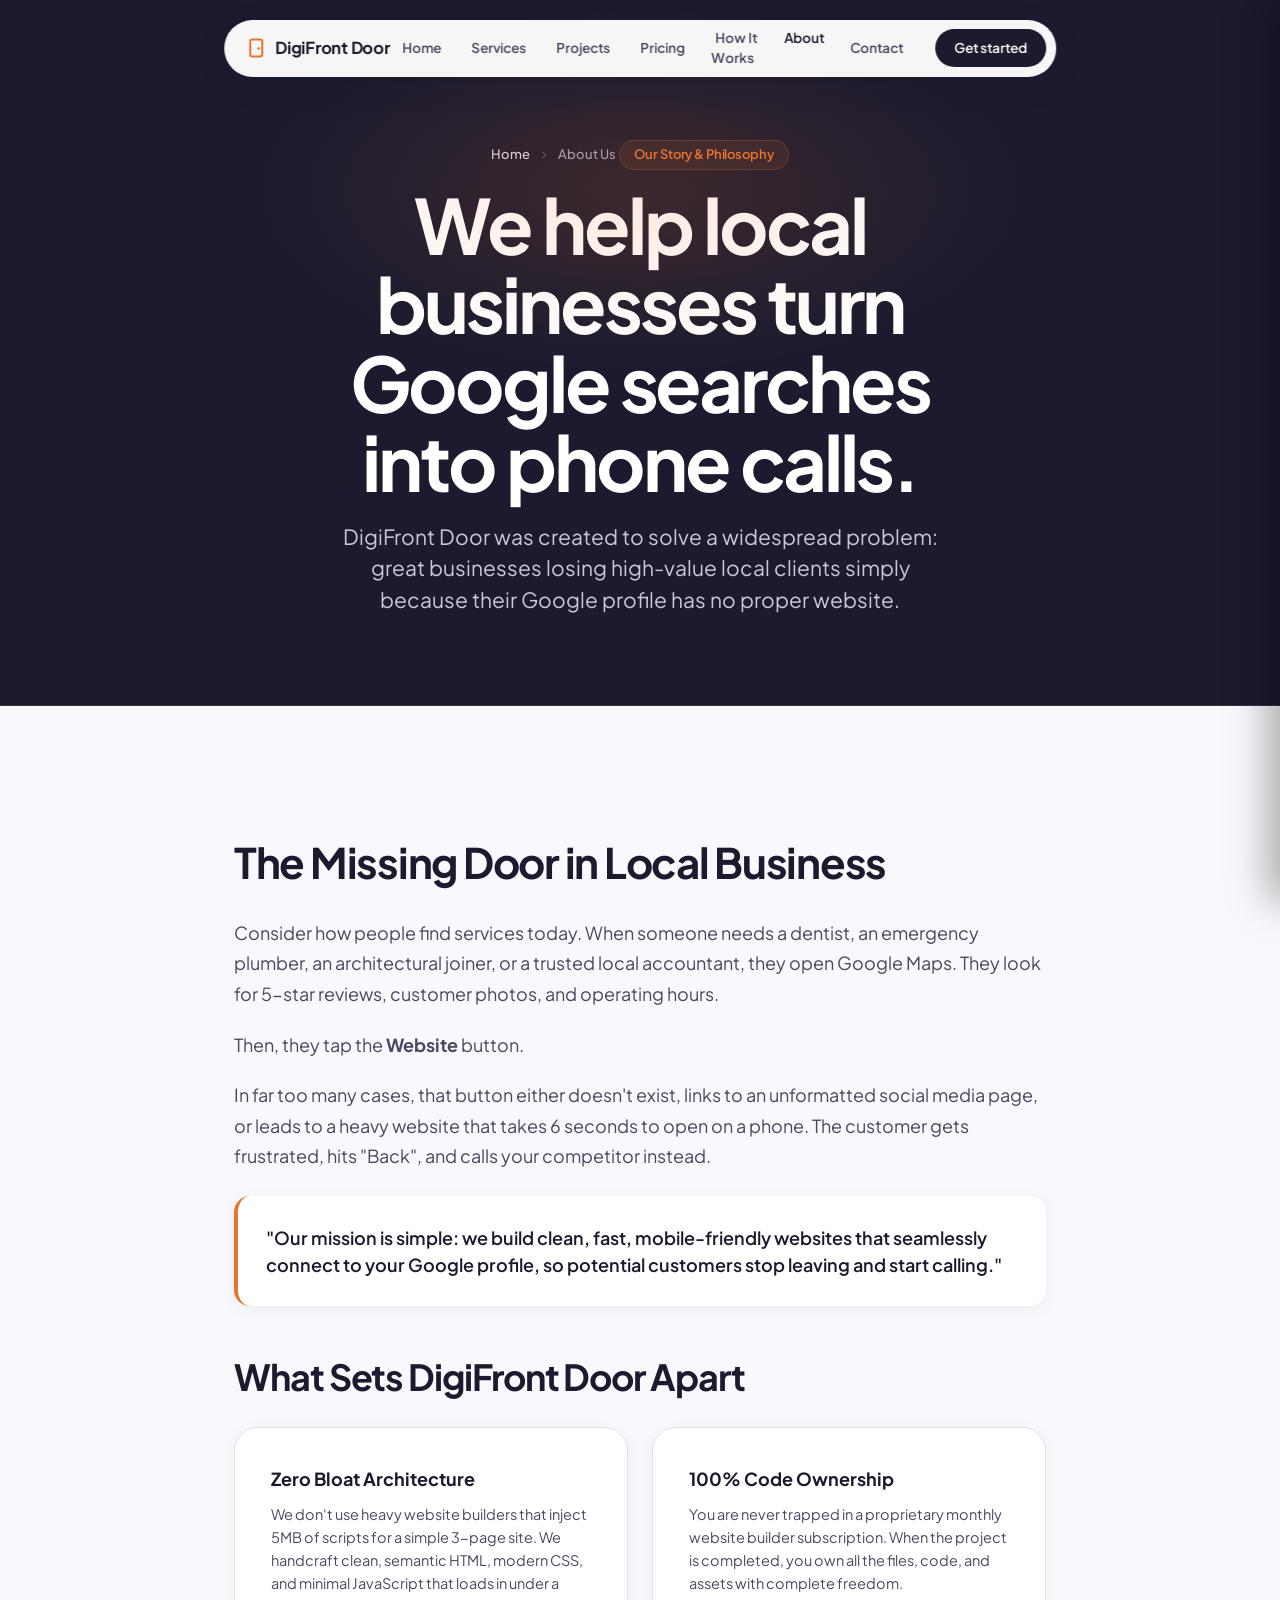
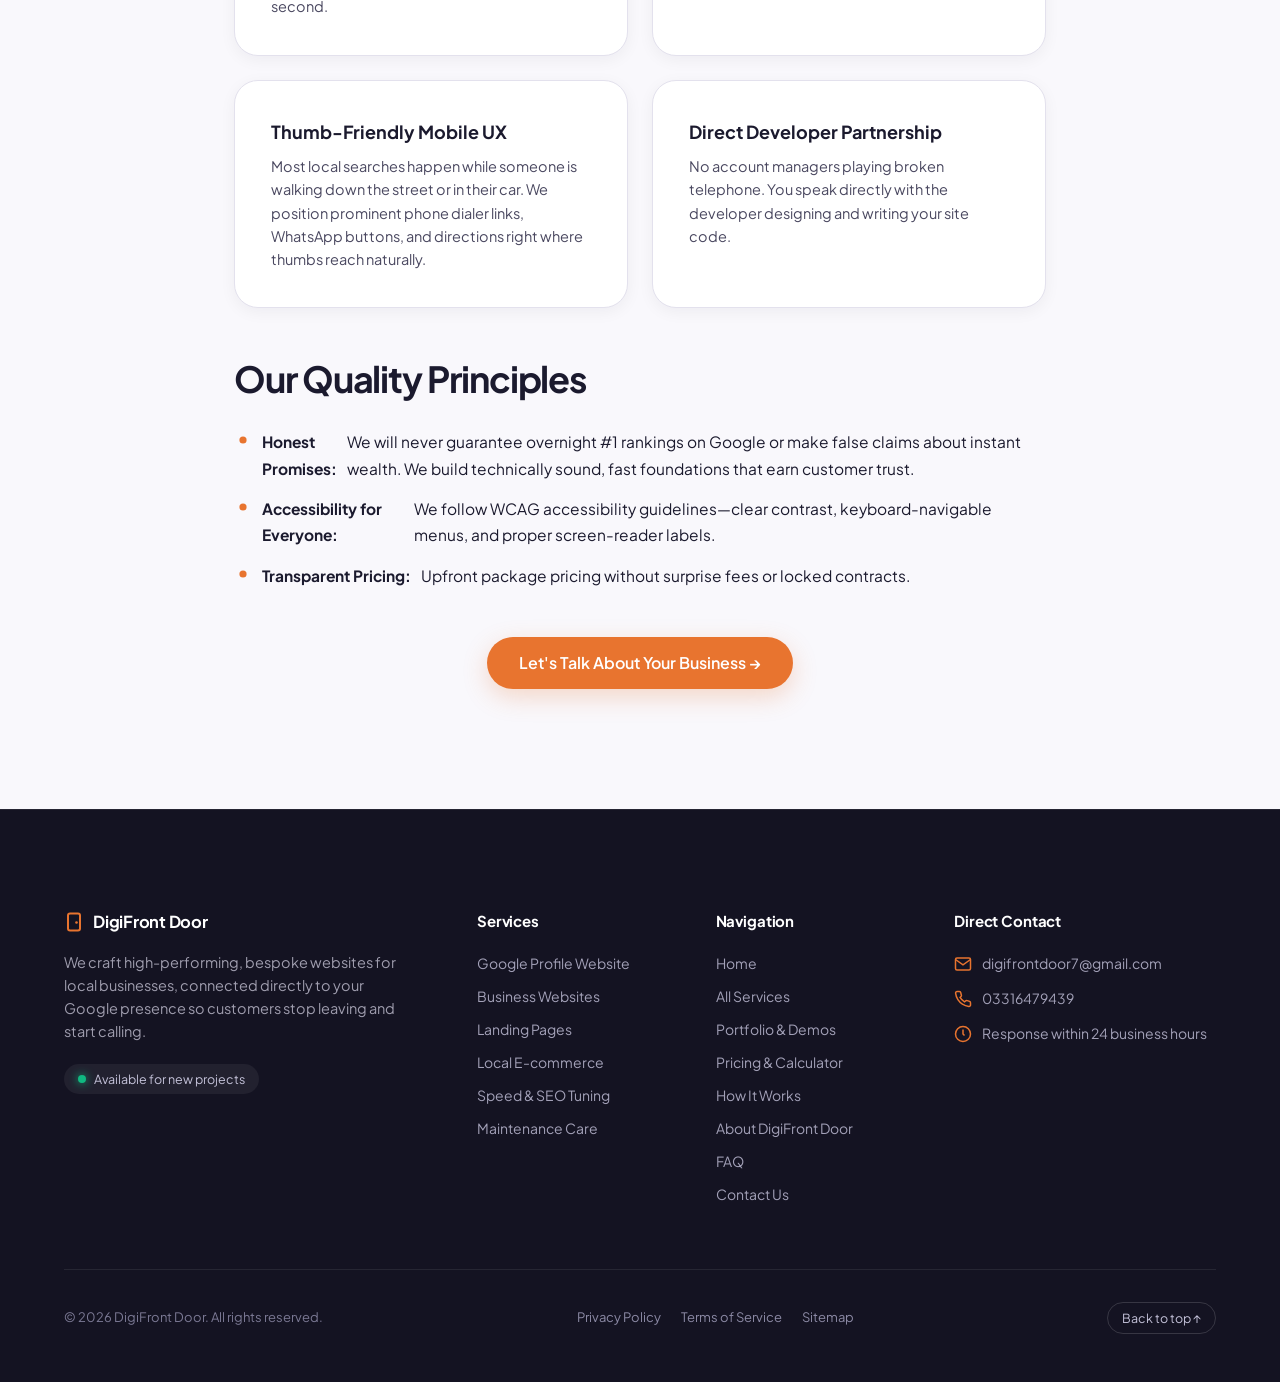
<file: about.html>
<!DOCTYPE html>
<html lang="en">
<head>
  <meta charset="utf-8">
  <meta name="viewport" content="width=device-width, initial-scale=1, viewport-fit=cover">
  <title>About DigiFront Door | Freelance Web Developer &amp; Custom Websites</title>
  <meta name="description" content="DigiFront Door builds fast, custom, and search-friendly websites for startups, entrepreneurs, and local businesses worldwide. Meet your dedicated freelance web developer.">
  <meta name="keywords" content="freelance web developer, custom website development, about digifront door, small business website design, affordable web development services, professional website development, modern business websites">
  <meta name="author" content="DigiFront Door">
  <meta name="robots" content="index, follow">
  <link rel="canonical" href="https://zenova-affiliates.github.io/digifront-door/about.html">

  <!-- Open Graph -->
  <meta property="og:type" content="website">
  <meta property="og:url" content="https://zenova-affiliates.github.io/digifront-door/about.html">
  <meta property="og:title" content="About DigiFront Door | Freelance Web Developer &amp; Custom Websites">
  <meta property="og:description" content="Modern, fast, and search-friendly websites engineered to help businesses grow and convert visitors into clients.">
  <meta property="og:image" content="https://zenova-affiliates.github.io/digifront-door/frames/frame_001.webp">

  <link rel="icon" type="image/svg+xml" href="favicon.svg">
  <link rel="manifest" href="site.webmanifest">
  <link rel="preconnect" href="https://fonts.googleapis.com">
  <link rel="preconnect" href="https://fonts.gstatic.com" crossorigin>
  <link href="https://fonts.googleapis.com/css2?family=Plus+Jakarta+Sans:wght@400;500;600;700;800&display=swap" rel="stylesheet">
  <link rel="stylesheet" href="css/main.css">

  <script type="application/ld+json">
  {
    "@context": "https://schema.org",
    "@type": "AboutPage",
    "name": "About DigiFront Door",
    "description": "About DigiFront Door web development agency and mission.",
    "url": "https://zenova-affiliates.github.io/digifront-door/about.html"
  }
  </script>
</head>
<body>

  <a href="#main-content" class="skip-link">Skip to main content</a>

  <!-- Navigation Pill -->
  <header class="nav" role="banner">
    <a class="logo" href="index.html" aria-label="DigiFront Door home">
      <svg viewBox="0 0 20 20" fill="none" aria-hidden="true">
        <rect x="4" y="1.5" width="12" height="17" rx="2" stroke="#e8742f" stroke-width="2"/>
        <circle cx="12.5" cy="10.5" r="1.3" fill="#e8742f"/>
      </svg>
      DigiFront Door
    </a>
    
    <nav aria-label="Primary navigation">
      <ul class="nav-links">
        <li><a href="index.html">Home</a></li>
        <li><a href="services.html">Services</a></li>
        <li><a href="projects.html">Projects</a></li>
        <li><a href="pricing.html">Pricing</a></li>
        <li><a href="how-it-works.html">How It Works</a></li>
        <li><a href="about.html" aria-current="page">About</a></li>
        <li><a href="contact.html">Contact</a></li>
      </ul>
    </nav>

    <div class="nav-actions">
      <a class="btn-dark" href="contact.html">Get started</a>
      <button class="nav-toggle" id="navToggle" type="button" aria-label="Toggle navigation menu" aria-expanded="false" aria-controls="mobileNavDrawer">
        <svg viewBox="0 0 24 24" fill="none" stroke="currentColor" stroke-width="2" stroke-linecap="round" stroke-linejoin="round">
          <line x1="3" y1="12" x2="21" y2="12"></line>
          <line x1="3" y1="6" x2="21" y2="6"></line>
          <line x1="3" y1="18" x2="21" y2="18"></line>
        </svg>
      </button>
    </div>
  </header>

  <!-- Mobile Navigation Drawer -->
  <div class="mobile-nav-overlay" id="mobileNavOverlay" aria-hidden="true"></div>
  <aside class="mobile-nav-drawer" id="mobileNavDrawer" aria-label="Mobile Navigation">
    <div>
      <div class="mobile-nav-header">
        <a class="logo" href="index.html">
          <svg viewBox="0 0 20 20" fill="none" aria-hidden="true"><rect x="4" y="1.5" width="12" height="17" rx="2" stroke="#e8742f" stroke-width="2"/><circle cx="12.5" cy="10.5" r="1.3" fill="#e8742f"/></svg>
          DigiFront Door
        </a>
        <button class="mobile-nav-close" id="navClose" type="button" aria-label="Close navigation menu">
          <svg viewBox="0 0 24 24" fill="none" stroke="currentColor" stroke-width="2" stroke-linecap="round" stroke-linejoin="round" width="20" height="20">
            <line x1="18" y1="6" x2="6" y2="18"></line>
            <line x1="6" y1="6" x2="18" y2="18"></line>
          </svg>
        </button>
      </div>
      <ul class="mobile-nav-links">
        <li><a href="index.html"><span>Home</span><span class="indicator"></span></a></li>
        <li><a href="services.html"><span>Services</span><span class="indicator"></span></a></li>
        <li><a href="projects.html"><span>Projects</span><span class="indicator"></span></a></li>
        <li><a href="pricing.html"><span>Pricing &amp; Calculator</span><span class="indicator"></span></a></li>
        <li><a href="how-it-works.html"><span>How It Works</span><span class="indicator"></span></a></li>
        <li><a href="about.html" class="active"><span>About Us</span><span class="indicator"></span></a></li>
        <li><a href="faq.html"><span>FAQ</span><span class="indicator"></span></a></li>
        <li><a href="contact.html"><span>Contact</span><span class="indicator"></span></a></li>
      </ul>
    </div>
    <div class="mobile-nav-footer">
      <a class="btn-accent" href="contact.html" style="width:100%; text-align:center;">Request a Free Quote &rarr;</a>
    </div>
  </aside>

  <!-- Hero Section -->
  <main id="main-content">
    <section class="page-hero">
      <div class="container container-narrow">
        <ul class="breadcrumbs">
          <li><a href="index.html">Home</a></li>
          <li><svg viewBox="0 0 24 24" fill="none" stroke="currentColor" stroke-width="2"><polyline points="9 18 15 12 9 6"></polyline></svg></li>
          <li aria-current="page">About Us</li>
        </ul>
        <span class="badge badge-accent">Our Story &amp; Philosophy</span>
        <h1>We help local businesses turn Google searches into phone calls.</h1>
        <p class="lead">DigiFront Door was created to solve a widespread problem: great businesses losing high-value local clients simply because their Google profile has no proper website.</p>
      </div>
    </section>

    <!-- Content Narrative Section -->
    <section class="section section-light">
      <div class="container container-narrow">
        
        <div style="font-size: 18px; line-height: 1.7; color: var(--ink);">
          <h2 style="font-size: clamp(28px, 3.5vw, 42px); font-weight: 700; letter-spacing: -0.03em; margin-bottom: 20px;">
            The Missing Door in Local Business
          </h2>
          <p style="margin-bottom: 20px; color: var(--muted);">
            Consider how people find services today. When someone needs a dentist, an emergency plumber, an architectural joiner, or a trusted local accountant, they open Google Maps. They look for 5-star reviews, customer photos, and operating hours.
          </p>
          <p style="margin-bottom: 20px; color: var(--muted);">
            Then, they tap the <strong>Website</strong> button.
          </p>
          <p style="margin-bottom: 24px; color: var(--muted);">
            In far too many cases, that button either doesn't exist, links to an unformatted social media page, or leads to a heavy website that takes 6 seconds to open on a phone. The customer gets frustrated, hits "Back", and calls your competitor instead.
          </p>

          <div style="padding: 28px; background: #fff; border-radius: var(--radius-md); border-left: 4px solid var(--accent); box-shadow: var(--shadow-sm); margin-bottom: 36px;">
            <p style="font-size: 18px; font-weight: 600; color: var(--ink); line-height: 1.5; margin: 0;">
              "Our mission is simple: we build clean, fast, mobile-friendly websites that seamlessly connect to your Google profile, so potential customers stop leaving and start calling."
            </p>
          </div>

          <h2 style="font-size: clamp(26px, 3.2vw, 36px); font-weight: 700; letter-spacing: -0.03em; margin: 40px 0 20px;">
            What Sets DigiFront Door Apart
          </h2>

          <div class="bento-grid" style="margin-bottom: 36px;">
            <div class="card card-light" style="grid-column: span 6;">
              <h3 style="font-size:18px; font-weight:700; margin-bottom:8px;">Zero Bloat Architecture</h3>
              <p style="font-size:14.5px; color:var(--muted); line-height:1.6;">
                We don't use heavy website builders that inject 5MB of scripts for a simple 3-page site. We handcraft clean, semantic HTML, modern CSS, and minimal JavaScript that loads in under a second.
              </p>
            </div>

            <div class="card card-light" style="grid-column: span 6;">
              <h3 style="font-size:18px; font-weight:700; margin-bottom:8px;">100% Code Ownership</h3>
              <p style="font-size:14.5px; color:var(--muted); line-height:1.6;">
                You are never trapped in a proprietary monthly website builder subscription. When the project is completed, you own all the files, code, and assets with complete freedom.
              </p>
            </div>

            <div class="card card-light" style="grid-column: span 6;">
              <h3 style="font-size:18px; font-weight:700; margin-bottom:8px;">Thumb-Friendly Mobile UX</h3>
              <p style="font-size:14.5px; color:var(--muted); line-height:1.6;">
                Most local searches happen while someone is walking down the street or in their car. We position prominent phone dialer links, WhatsApp buttons, and directions right where thumbs reach naturally.
              </p>
            </div>

            <div class="card card-light" style="grid-column: span 6;">
              <h3 style="font-size:18px; font-weight:700; margin-bottom:8px;">Direct Developer Partnership</h3>
              <p style="font-size:14.5px; color:var(--muted); line-height:1.6;">
                No account managers playing broken telephone. You speak directly with the developer designing and writing your site code.
              </p>
            </div>
          </div>

          <h2 style="font-size: clamp(26px, 3.2vw, 36px); font-weight: 700; letter-spacing: -0.03em; margin: 40px 0 20px;">
            Our Quality Principles
          </h2>
          <ul class="card-feature-list" style="font-size: 15.5px; gap: 14px; margin-bottom: 36px;">
            <li><svg viewBox="0 0 20 20" fill="currentColor"><circle cx="10" cy="10" r="4"/></svg> <strong>Honest Promises:</strong> We will never guarantee overnight #1 rankings on Google or make false claims about instant wealth. We build technically sound, fast foundations that earn customer trust.</li>
            <li><svg viewBox="0 0 20 20" fill="currentColor"><circle cx="10" cy="10" r="4"/></svg> <strong>Accessibility for Everyone:</strong> We follow WCAG accessibility guidelines—clear contrast, keyboard-navigable menus, and proper screen-reader labels.</li>
            <li><svg viewBox="0 0 20 20" fill="currentColor"><circle cx="10" cy="10" r="4"/></svg> <strong>Transparent Pricing:</strong> Upfront package pricing without surprise fees or locked contracts.</li>
          </ul>

        </div>

        <div style="text-align: center; margin-top: 48px;">
          <a href="contact.html" class="btn-accent" style="padding: 0 32px; height: 52px; font-size: 16px;">Let's Talk About Your Business &rarr;</a>
        </div>

      </div>
    </section>
  </main>

  <!-- Global Footer -->
  <footer class="footer" role="contentinfo">
    <div class="container">
      <div class="footer-grid">
        <div class="footer-brand">
          <a class="logo" href="index.html" style="color: #fff;">
            <svg viewBox="0 0 20 20" fill="none" aria-hidden="true">
              <rect x="4" y="1.5" width="12" height="17" rx="2" stroke="#e8742f" stroke-width="2"/>
              <circle cx="12.5" cy="10.5" r="1.3" fill="#e8742f"/>
            </svg>
            DigiFront Door
          </a>
          <p>We craft high-performing, bespoke websites for local businesses, connected directly to your Google presence so customers stop leaving and start calling.</p>
          <div class="footer-status">
            <span class="status-dot"></span>
            <span>Available for new projects</span>
          </div>
        </div>

        <div class="footer-col">
          <h4>Services</h4>
          <ul class="footer-links">
            <li><a href="services.html#google-integration">Google Profile Website</a></li>
            <li><a href="services.html#custom-business">Business Websites</a></li>
            <li><a href="services.html#landing-pages">Landing Pages</a></li>
            <li><a href="services.html#ecommerce">Local E-commerce</a></li>
            <li><a href="services.html#speed-seo">Speed &amp; SEO Tuning</a></li>
            <li><a href="services.html#maintenance">Maintenance Care</a></li>
          </ul>
        </div>

        <div class="footer-col">
          <h4>Navigation</h4>
          <ul class="footer-links">
            <li><a href="index.html">Home</a></li>
            <li><a href="services.html">All Services</a></li>
            <li><a href="projects.html">Portfolio &amp; Demos</a></li>
            <li><a href="pricing.html">Pricing &amp; Calculator</a></li>
            <li><a href="how-it-works.html">How It Works</a></li>
            <li><a href="about.html" class="active">About DigiFront Door</a></li>
            <li><a href="faq.html">FAQ</a></li>
            <li><a href="contact.html">Contact Us</a></li>
          </ul>
        </div>

        <div class="footer-col">
          <h4>Direct Contact</h4>
          <ul class="footer-contact-list">
            <li class="footer-contact-item">
              <svg viewBox="0 0 24 24" fill="none" stroke="currentColor" stroke-width="2"><path d="M4 4h16c1.1 0 2 .9 2 2v12c0 1.1-.9 2-2 2H4c-1.1 0-2-.9-2-2V6c0-1.1.9-2 2-2z"></path><polyline points="22,6 12,13 2,6"></polyline></svg>
              <a href="mailto:digifrontdoor7@gmail.com">digifrontdoor7@gmail.com</a>
            </li>
            <li class="footer-contact-item">
              <svg viewBox="0 0 24 24" fill="none" stroke="currentColor" stroke-width="2"><path d="M22 16.92v3a2 2 0 0 1-2.18 2 19.79 19.79 0 0 1-8.63-3.07 19.5 19.5 0 0 1-6-6 19.79 19.79 0 0 1-3.07-8.67A2 2 0 0 1 4.11 2h3a2 2 0 0 1 2 1.72 12.84 12.84 0 0 0 .7 2.81 2 2 0 0 1-.45 2.11L8.09 9.91a16 16 0 0 0 6 6l1.27-1.27a2 2 0 0 1 2.11-.45 12.84 12.84 0 0 0 2.81.7A2 2 0 0 1 22 16.92z"></path></svg>
              <a href="tel:03316479439">03316479439</a>
            </li>
            <li class="footer-contact-item">
              <svg viewBox="0 0 24 24" fill="none" stroke="currentColor" stroke-width="2"><circle cx="12" cy="12" r="10"></circle><polyline points="12 6 12 12 14 14"></polyline></svg>
              <span>Response within 24 business hours</span>
            </li>
          </ul>
        </div>
      </div>

      <div class="footer-bottom">
        <div>&copy; <span class="current-year">2026</span> DigiFront Door. All rights reserved.</div>
        <div class="footer-legal-links">
          <a href="privacy.html">Privacy Policy</a>
          <a href="terms.html">Terms of Service</a>
          <a href="sitemap.xml">Sitemap</a>
        </div>
        <button class="btn-back-to-top" id="backToTop" type="button" aria-label="Back to top">
          Back to top &uarr;
        </button>
      </div>
    </div>
  </footer>

  <script src="js/main.js"></script>
</body>
</html>
</file>
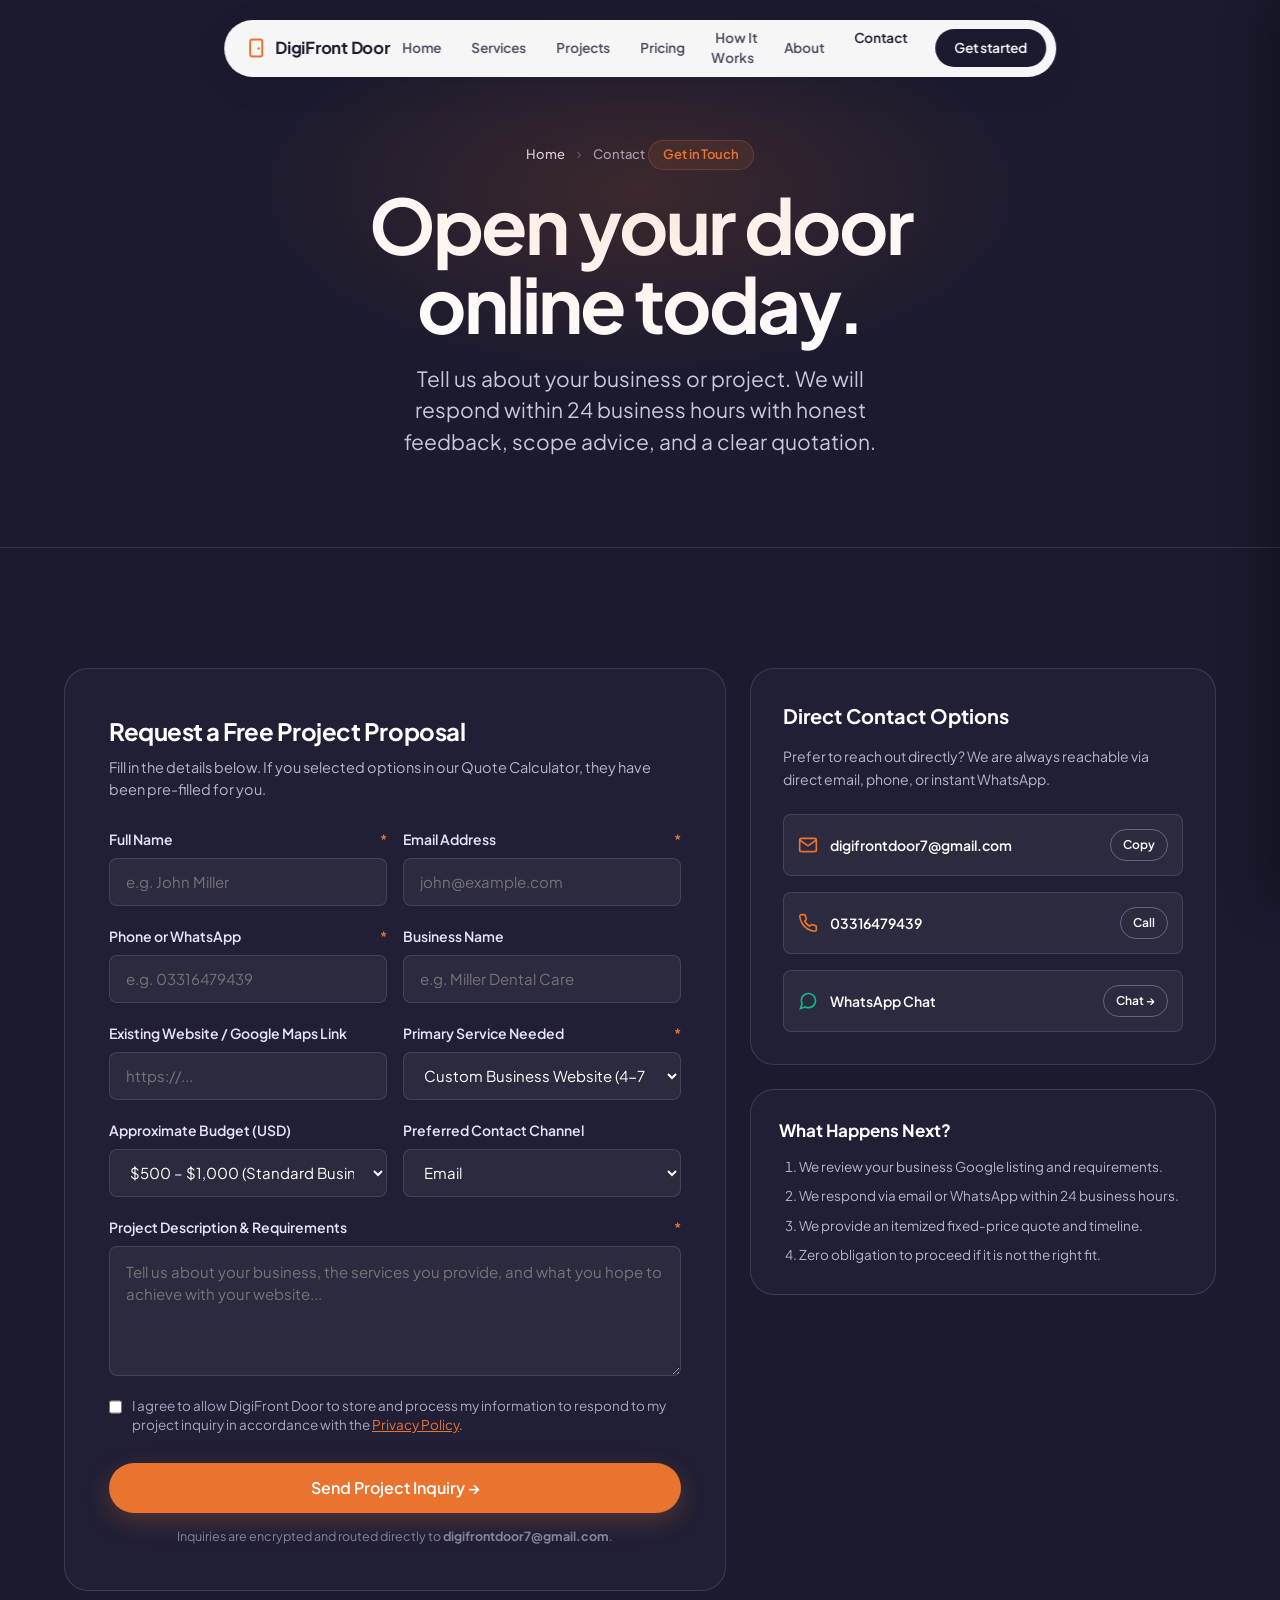
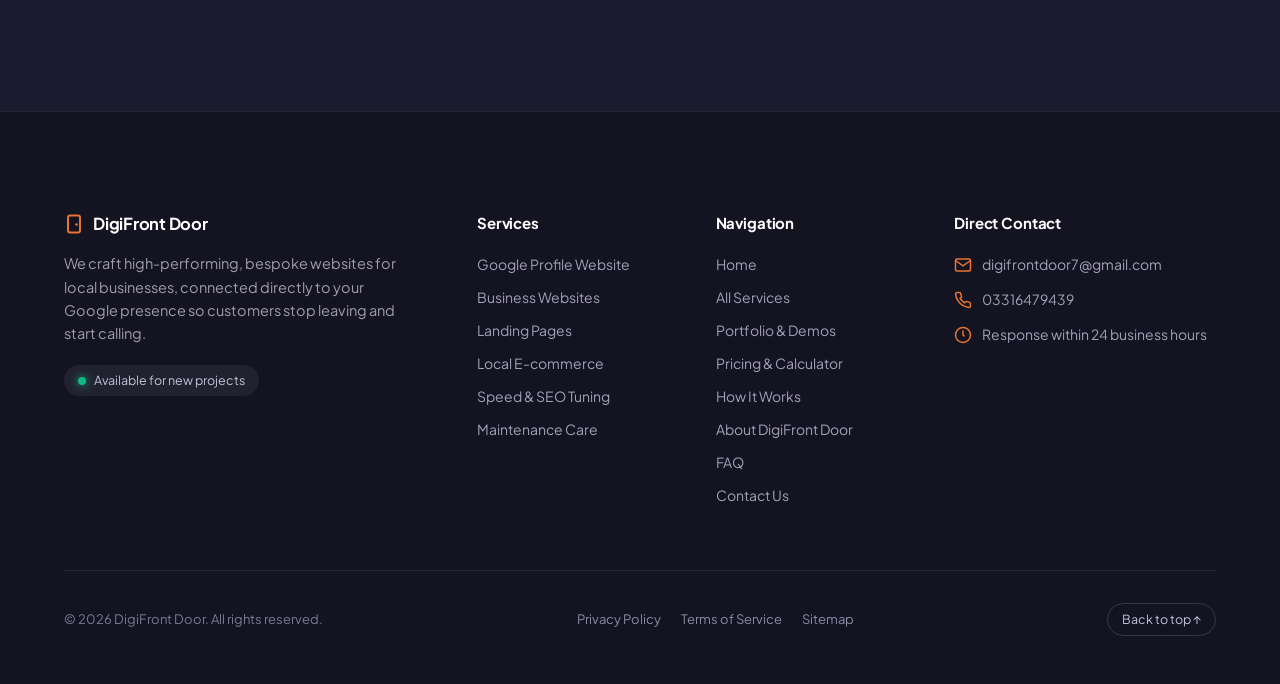
<file: contact.html>
<!DOCTYPE html>
<html lang="en">
<head>
  <meta charset="utf-8">
  <meta name="viewport" content="width=device-width, initial-scale=1, viewport-fit=cover">
  <title>Contact Us | Request a Free Web Development Quote | DigiFront Door</title>
  <meta name="description" content="Request a free quote for affordable web development services, custom business websites ($249–$849), or Google Business Profile integration. Response within 24 business hours.">
  <meta name="keywords" content="contact web developer, hire freelance web developer, website quote request, affordable web development consultation, custom website development inquiry, small business website design quote">
  <meta name="author" content="DigiFront Door">
  <meta name="robots" content="index, follow">
  <link rel="canonical" href="https://zenova-affiliates.github.io/digifront-door/contact.html">

  <!-- Open Graph -->
  <meta property="og:type" content="website">
  <meta property="og:url" content="https://zenova-affiliates.github.io/digifront-door/contact.html">
  <meta property="og:title" content="Contact DigiFront Door | Request a Website Quote">
  <meta property="og:description" content="Reach out for a fast, free quote on bringing your business online with a custom website.">
  <meta property="og:image" content="https://zenova-affiliates.github.io/digifront-door/frames/frame_001.webp">

  <link rel="icon" type="image/svg+xml" href="favicon.svg">
  <link rel="manifest" href="site.webmanifest">
  <link rel="preconnect" href="https://fonts.googleapis.com">
  <link rel="preconnect" href="https://fonts.gstatic.com" crossorigin>
  <link href="https://fonts.googleapis.com/css2?family=Plus+Jakarta+Sans:wght@400;500;600;700;800&display=swap" rel="stylesheet">
  <link rel="stylesheet" href="css/main.css">

  <script type="application/ld+json">
  {
    "@context": "https://schema.org",
    "@graph": [
      {
        "@type": "ContactPage",
        "@id": "https://zenova-affiliates.github.io/digifront-door/contact.html",
        "name": "Contact DigiFront Door | Request a Free Website Quote",
        "description": "Contact form and direct phone, email, and WhatsApp inquiry channels for DigiFront Door web development services.",
        "url": "https://zenova-affiliates.github.io/digifront-door/contact.html",
        "breadcrumb": {
          "@type": "BreadcrumbList",
          "itemListElement": [
            {
              "@type": "ListItem",
              "position": 1,
              "name": "Home",
              "item": "https://zenova-affiliates.github.io/digifront-door/"
            },
            {
              "@type": "ListItem",
              "position": 2,
              "name": "Contact",
              "item": "https://zenova-affiliates.github.io/digifront-door/contact.html"
            }
          ]
        }
      },
      {
        "@type": "ProfessionalService",
        "@id": "https://zenova-affiliates.github.io/digifront-door/#organization",
        "name": "DigiFront Door",
        "telephone": "03316479439",
        "email": "digifrontdoor7@gmail.com",
        "url": "https://zenova-affiliates.github.io/digifront-door/",
        "priceRange": "$$",
        "contactPoint": {
          "@type": "ContactPoint",
          "telephone": "03316479439",
          "contactType": "customer service",
          "email": "digifrontdoor7@gmail.com",
          "availableLanguage": ["English"]
        }
      }
    ]
  }
  </script>
</head>
<body>

  <a href="#main-content" class="skip-link">Skip to main content</a>

  <!-- Navigation Pill -->
  <header class="nav" role="banner">
    <a class="logo" href="index.html" aria-label="DigiFront Door home">
      <svg viewBox="0 0 20 20" fill="none" aria-hidden="true">
        <rect x="4" y="1.5" width="12" height="17" rx="2" stroke="#e8742f" stroke-width="2"/>
        <circle cx="12.5" cy="10.5" r="1.3" fill="#e8742f"/>
      </svg>
      DigiFront Door
    </a>
    
    <nav aria-label="Primary navigation">
      <ul class="nav-links">
        <li><a href="index.html">Home</a></li>
        <li><a href="services.html">Services</a></li>
        <li><a href="projects.html">Projects</a></li>
        <li><a href="pricing.html">Pricing</a></li>
        <li><a href="how-it-works.html">How It Works</a></li>
        <li><a href="about.html">About</a></li>
        <li><a href="contact.html" aria-current="page">Contact</a></li>
      </ul>
    </nav>

    <div class="nav-actions">
      <a class="btn-dark" href="contact.html">Get started</a>
      <button class="nav-toggle" id="navToggle" type="button" aria-label="Toggle navigation menu" aria-expanded="false" aria-controls="mobileNavDrawer">
        <svg viewBox="0 0 24 24" fill="none" stroke="currentColor" stroke-width="2" stroke-linecap="round" stroke-linejoin="round">
          <line x1="3" y1="12" x2="21" y2="12"></line>
          <line x1="3" y1="6" x2="21" y2="6"></line>
          <line x1="3" y1="18" x2="21" y2="18"></line>
        </svg>
      </button>
    </div>
  </header>

  <!-- Mobile Navigation Drawer -->
  <div class="mobile-nav-overlay" id="mobileNavOverlay" aria-hidden="true"></div>
  <aside class="mobile-nav-drawer" id="mobileNavDrawer" aria-label="Mobile Navigation">
    <div>
      <div class="mobile-nav-header">
        <a class="logo" href="index.html">
          <svg viewBox="0 0 20 20" fill="none" aria-hidden="true"><rect x="4" y="1.5" width="12" height="17" rx="2" stroke="#e8742f" stroke-width="2"/><circle cx="12.5" cy="10.5" r="1.3" fill="#e8742f"/></svg>
          DigiFront Door
        </a>
        <button class="mobile-nav-close" id="navClose" type="button" aria-label="Close navigation menu">
          <svg viewBox="0 0 24 24" fill="none" stroke="currentColor" stroke-width="2" stroke-linecap="round" stroke-linejoin="round" width="20" height="20">
            <line x1="18" y1="6" x2="6" y2="18"></line>
            <line x1="6" y1="6" x2="18" y2="18"></line>
          </svg>
        </button>
      </div>
      <ul class="mobile-nav-links">
        <li><a href="index.html"><span>Home</span><span class="indicator"></span></a></li>
        <li><a href="services.html"><span>Services</span><span class="indicator"></span></a></li>
        <li><a href="projects.html"><span>Projects</span><span class="indicator"></span></a></li>
        <li><a href="pricing.html"><span>Pricing &amp; Calculator</span><span class="indicator"></span></a></li>
        <li><a href="how-it-works.html"><span>How It Works</span><span class="indicator"></span></a></li>
        <li><a href="about.html"><span>About Us</span><span class="indicator"></span></a></li>
        <li><a href="faq.html"><span>FAQ</span><span class="indicator"></span></a></li>
        <li><a href="contact.html" class="active"><span>Contact</span><span class="indicator"></span></a></li>
      </ul>
    </div>
    <div class="mobile-nav-footer">
      <a class="btn-accent" href="contact.html" style="width:100%; text-align:center;">Request a Free Quote &rarr;</a>
    </div>
  </aside>

  <!-- Hero Section -->
  <main id="main-content">
    <section class="page-hero">
      <div class="container container-narrow">
        <ul class="breadcrumbs">
          <li><a href="index.html">Home</a></li>
          <li><svg viewBox="0 0 24 24" fill="none" stroke="currentColor" stroke-width="2"><polyline points="9 18 15 12 9 6"></polyline></svg></li>
          <li aria-current="page">Contact</li>
        </ul>
        <span class="badge badge-accent">Get in Touch</span>
        <h1>Open your door online today.</h1>
        <p class="lead">Tell us about your business or project. We will respond within 24 business hours with honest feedback, scope advice, and a clear quotation.</p>
      </div>
    </section>

    <!-- Main Contact Section -->
    <section class="section section-dark">
      <div class="container">
        
        <div class="bento-grid" style="align-items: start;">
          
          <!-- Contact Form Column -->
          <div class="card card-dark" style="grid-column: span 7; padding: clamp(28px, 4vw, 44px);">
            <h2 style="font-size: 24px; font-weight: 700; letter-spacing: -0.02em; margin-bottom: 8px;">Request a Free Project Proposal</h2>
            <p style="font-size: 14.5px; color: #b7b5cb; margin-bottom: 28px;">Fill in the details below. If you selected options in our Quote Calculator, they have been pre-filled for you.</p>

            <!-- Alert Container -->
            <div id="formAlert" class="form-alert" role="alert" aria-live="polite"></div>

            <form id="contactForm" method="POST" action="https://formsubmit.co/ajax/digifrontdoor7@gmail.com" novalidate>
              
              <!-- Anti-Spam Honeypot Field -->
              <input type="text" name="_gotcha" style="display:none !important;" tabindex="-1" autocomplete="off" aria-hidden="true">

              <div class="bento-grid" style="gap:16px;">
                <div class="form-group" style="grid-column: span 6;">
                  <label class="form-label" for="nameField">Full Name <span class="req">*</span></label>
                  <input type="text" id="nameField" name="name" class="form-control" placeholder="e.g. John Miller" required autocomplete="name">
                </div>

                <div class="form-group" style="grid-column: span 6;">
                  <label class="form-label" for="emailField">Email Address <span class="req">*</span></label>
                  <input type="email" id="emailField" name="email" class="form-control" placeholder="john@example.com" required autocomplete="email">
                </div>
              </div>

              <div class="bento-grid" style="gap:16px;">
                <div class="form-group" style="grid-column: span 6;">
                  <label class="form-label" for="phoneField">Phone or WhatsApp <span class="req">*</span></label>
                  <input type="tel" id="phoneField" name="phone" class="form-control" placeholder="e.g. 03316479439" required autocomplete="tel">
                </div>

                <div class="form-group" style="grid-column: span 6;">
                  <label class="form-label" for="businessField">Business Name</label>
                  <input type="text" id="businessField" name="business" class="form-control" placeholder="e.g. Miller Dental Care" autocomplete="organization">
                </div>
              </div>

              <div class="bento-grid" style="gap:16px;">
                <div class="form-group" style="grid-column: span 6;">
                  <label class="form-label" for="websiteField">Existing Website / Google Maps Link</label>
                  <input type="url" id="websiteField" name="existing_website" class="form-control" placeholder="https://..." autocomplete="url">
                </div>

                <div class="form-group" style="grid-column: span 6;">
                  <label class="form-label" for="serviceField">Primary Service Needed <span class="req">*</span></label>
                  <select id="serviceField" name="service" class="form-control" required>
                    <option value="business-website">Custom Business Website (4-7 Pages)</option>
                    <option value="starter-website">Starter Website (1-3 Pages)</option>
                    <option value="growth-website">Growth / Premium Portal (8+ Pages)</option>
                    <option value="google-integration">Google Profile Website Integration</option>
                    <option value="landing-page">High-Converting Landing Page</option>
                    <option value="ecommerce">Local E-commerce Storefront</option>
                    <option value="redesign">Website Redesign &amp; Rebuilding</option>
                    <option value="maintenance">Maintenance &amp; Care Plan</option>
                  </select>
                </div>
              </div>

              <div class="bento-grid" style="gap:16px;">
                <div class="form-group" style="grid-column: span 6;">
                  <label class="form-label" for="budgetField">Approximate Budget (USD)</label>
                  <select id="budgetField" name="budget" class="form-control">
                    <option value="$249 - $500">$249 – $500 (Starter &amp; Small Business Scope)</option>
                    <option value="$500 - $1,000" selected>$500 – $1,000 (Standard Business Website)</option>
                    <option value="$1,000 - $2,500">$1,000 – $2,500 (Growth &amp; Custom Interactive Platform)</option>
                    <option value="$2,500+">$2,500+ (Full Custom E-commerce / Portal)</option>
                  </select>
                </div>

                <div class="form-group" style="grid-column: span 6;">
                  <label class="form-label" for="contactMethod">Preferred Contact Channel</label>
                  <select id="contactMethod" name="preferred_contact" class="form-control">
                    <option value="email">Email</option>
                    <option value="whatsapp">WhatsApp</option>
                    <option value="phone">Phone Call</option>
                  </select>
                </div>
              </div>

              <div class="form-group">
                <label class="form-label" for="messageField">Project Description &amp; Requirements <span class="req">*</span></label>
                <textarea id="messageField" name="message" class="form-control" placeholder="Tell us about your business, the services you provide, and what you hope to achieve with your website..." required></textarea>
              </div>

              <div class="form-group" style="margin-bottom: 28px;">
                <label class="checkbox-label" for="consentField">
                  <input type="checkbox" id="consentField" name="consent" required>
                  <span>I agree to allow DigiFront Door to store and process my information to respond to my project inquiry in accordance with the <a href="privacy.html" style="color:var(--accent); text-decoration:underline;">Privacy Policy</a>.</span>
                </label>
              </div>

              <button type="submit" id="submitBtn" class="btn-accent" style="width: 100%; height: 50px; font-size: 16px;">
                Send Project Inquiry &rarr;
              </button>

              <p style="font-size: 12.5px; color: #85839d; text-align: center; margin-top: 14px;">
                Inquiries are encrypted and routed directly to <strong>digifrontdoor7@gmail.com</strong>.
              </p>
            </form>
          </div>

          <!-- Direct Channels & Business Info Column -->
          <div style="grid-column: span 5; display: flex; flex-direction: column; gap: 24px;">
            
            <!-- Quick Contact Card -->
            <div class="card card-dark" style="padding: 32px;">
              <h3 style="font-size: 20px; font-weight: 700; margin-bottom: 14px; color: #fff;">Direct Contact Options</h3>
              <p style="font-size: 14px; color: #b7b5cb; line-height: 1.6; margin-bottom: 24px;">Prefer to reach out directly? We are always reachable via direct email, phone, or instant WhatsApp.</p>

              <div style="display: flex; flex-direction: column; gap: 16px;">
                <!-- Email Item -->
                <div style="display:flex; align-items:center; justify-content:space-between; padding:14px; background:rgba(255,255,255,0.05); border-radius:var(--radius-sm); border:1px solid var(--night-border);">
                  <div style="display:flex; align-items:center; gap:12px;">
                    <svg width="20" height="20" viewBox="0 0 24 24" fill="none" stroke="#e8742f" stroke-width="2"><path d="M4 4h16c1.1 0 2 .9 2 2v12c0 1.1-.9 2-2 2H4c-1.1 0-2-.9-2-2V6c0-1.1.9-2 2-2z"></path><polyline points="22,6 12,13 2,6"></polyline></svg>
                    <a href="mailto:digifrontdoor7@gmail.com" style="font-size:14px; font-weight:600; color:#fff;">digifrontdoor7@gmail.com</a>
                  </div>
                  <button type="button" class="btn-ghost" data-copy="digifrontdoor7@gmail.com" style="height:32px; padding:0 12px; font-size:12px;">Copy</button>
                </div>

                <!-- Phone Item -->
                <div style="display:flex; align-items:center; justify-content:space-between; padding:14px; background:rgba(255,255,255,0.05); border-radius:var(--radius-sm); border:1px solid var(--night-border);">
                  <div style="display:flex; align-items:center; gap:12px;">
                    <svg width="20" height="20" viewBox="0 0 24 24" fill="none" stroke="#e8742f" stroke-width="2"><path d="M22 16.92v3a2 2 0 0 1-2.18 2 19.79 19.79 0 0 1-8.63-3.07 19.5 19.5 0 0 1-6-6 19.79 19.79 0 0 1-3.07-8.67A2 2 0 0 1 4.11 2h3a2 2 0 0 1 2 1.72 12.84 12.84 0 0 0 .7 2.81 2 2 0 0 1-.45 2.11L8.09 9.91a16 16 0 0 0 6 6l1.27-1.27a2 2 0 0 1 2.11-.45 12.84 12.84 0 0 0 2.81.7A2 2 0 0 1 22 16.92z"></path></svg>
                    <a href="tel:03316479439" style="font-size:14px; font-weight:600; color:#fff;">03316479439</a>
                  </div>
                  <a href="tel:03316479439" class="btn-ghost" style="height:32px; padding:0 12px; font-size:12px;">Call</a>
                </div>

                <!-- WhatsApp Item -->
                <div style="display:flex; align-items:center; justify-content:space-between; padding:14px; background:rgba(255,255,255,0.05); border-radius:var(--radius-sm); border:1px solid var(--night-border);">
                  <div style="display:flex; align-items:center; gap:12px;">
                    <svg width="20" height="20" viewBox="0 0 24 24" fill="none" stroke="#10b981" stroke-width="2"><path d="M21 11.5a8.38 8.38 0 0 1-.9 3.8 8.5 8.5 0 0 1-7.6 4.7 8.38 8.38 0 0 1-3.8-.9L3 21l1.9-5.7a8.38 8.38 0 0 1-.9-3.8 8.5 8.5 0 0 1 4.7-7.6 8.38 8.38 0 0 1 3.8-.9h.5a8.48 8.48 0 0 1 8 8v.5z"></path></svg>
                    <span style="font-size:14px; font-weight:600; color:#fff;">WhatsApp Chat</span>
                  </div>
                  <a href="https://wa.me/923316479439" target="_blank" rel="noopener noreferrer" class="btn-ghost" style="height:32px; padding:0 12px; font-size:12px;">Chat &rarr;</a>
                </div>
              </div>
            </div>

            <!-- Assurance Card -->
            <div class="card card-dark" style="padding: 28px;">
              <h3 style="font-size: 17px; font-weight: 700; color: #fff; margin-bottom: 12px;">What Happens Next?</h3>
              <ol style="padding-left: 20px; font-size: 13.5px; color: #b7b5cb; line-height: 1.6; display: flex; flex-direction: column; gap: 8px;">
                <li>We review your business Google listing and requirements.</li>
                <li>We respond via email or WhatsApp within 24 business hours.</li>
                <li>We provide an itemized fixed-price quote and timeline.</li>
                <li>Zero obligation to proceed if it is not the right fit.</li>
              </ol>
            </div>

          </div>

        </div>

      </div>
    </section>
  </main>

  <!-- Global Footer -->
  <footer class="footer" role="contentinfo">
    <div class="container">
      <div class="footer-grid">
        <div class="footer-brand">
          <a class="logo" href="index.html" style="color: #fff;">
            <svg viewBox="0 0 20 20" fill="none" aria-hidden="true">
              <rect x="4" y="1.5" width="12" height="17" rx="2" stroke="#e8742f" stroke-width="2"/>
              <circle cx="12.5" cy="10.5" r="1.3" fill="#e8742f"/>
            </svg>
            DigiFront Door
          </a>
          <p>We craft high-performing, bespoke websites for local businesses, connected directly to your Google presence so customers stop leaving and start calling.</p>
          <div class="footer-status">
            <span class="status-dot"></span>
            <span>Available for new projects</span>
          </div>
        </div>

        <div class="footer-col">
          <h4>Services</h4>
          <ul class="footer-links">
            <li><a href="services.html#google-integration">Google Profile Website</a></li>
            <li><a href="services.html#custom-business">Business Websites</a></li>
            <li><a href="services.html#landing-pages">Landing Pages</a></li>
            <li><a href="services.html#ecommerce">Local E-commerce</a></li>
            <li><a href="services.html#speed-seo">Speed &amp; SEO Tuning</a></li>
            <li><a href="services.html#maintenance">Maintenance Care</a></li>
          </ul>
        </div>

        <div class="footer-col">
          <h4>Navigation</h4>
          <ul class="footer-links">
            <li><a href="index.html">Home</a></li>
            <li><a href="services.html">All Services</a></li>
            <li><a href="projects.html">Portfolio &amp; Demos</a></li>
            <li><a href="pricing.html">Pricing &amp; Calculator</a></li>
            <li><a href="how-it-works.html">How It Works</a></li>
            <li><a href="about.html">About DigiFront Door</a></li>
            <li><a href="faq.html">FAQ</a></li>
            <li><a href="contact.html" class="active">Contact Us</a></li>
          </ul>
        </div>

        <div class="footer-col">
          <h4>Direct Contact</h4>
          <ul class="footer-contact-list">
            <li class="footer-contact-item">
              <svg viewBox="0 0 24 24" fill="none" stroke="currentColor" stroke-width="2"><path d="M4 4h16c1.1 0 2 .9 2 2v12c0 1.1-.9 2-2 2H4c-1.1 0-2-.9-2-2V6c0-1.1.9-2 2-2z"></path><polyline points="22,6 12,13 2,6"></polyline></svg>
              <a href="mailto:digifrontdoor7@gmail.com">digifrontdoor7@gmail.com</a>
            </li>
            <li class="footer-contact-item">
              <svg viewBox="0 0 24 24" fill="none" stroke="currentColor" stroke-width="2"><path d="M22 16.92v3a2 2 0 0 1-2.18 2 19.79 19.79 0 0 1-8.63-3.07 19.5 19.5 0 0 1-6-6 19.79 19.79 0 0 1-3.07-8.67A2 2 0 0 1 4.11 2h3a2 2 0 0 1 2 1.72 12.84 12.84 0 0 0 .7 2.81 2 2 0 0 1-.45 2.11L8.09 9.91a16 16 0 0 0 6 6l1.27-1.27a2 2 0 0 1 2.11-.45 12.84 12.84 0 0 0 2.81.7A2 2 0 0 1 22 16.92z"></path></svg>
              <a href="tel:03316479439">03316479439</a>
            </li>
            <li class="footer-contact-item">
              <svg viewBox="0 0 24 24" fill="none" stroke="currentColor" stroke-width="2"><circle cx="12" cy="12" r="10"></circle><polyline points="12 6 12 12 14 14"></polyline></svg>
              <span>Response within 24 business hours</span>
            </li>
          </ul>
        </div>
      </div>

      <div class="footer-bottom">
        <div>&copy; <span class="current-year">2026</span> DigiFront Door. All rights reserved.</div>
        <div class="footer-legal-links">
          <a href="privacy.html">Privacy Policy</a>
          <a href="terms.html">Terms of Service</a>
          <a href="sitemap.xml">Sitemap</a>
        </div>
        <button class="btn-back-to-top" id="backToTop" type="button" aria-label="Back to top">
          Back to top &uarr;
        </button>
      </div>
    </div>
  </footer>

  <script src="js/main.js"></script>
  <script src="js/contact.js"></script>
</body>
</html>
</file>
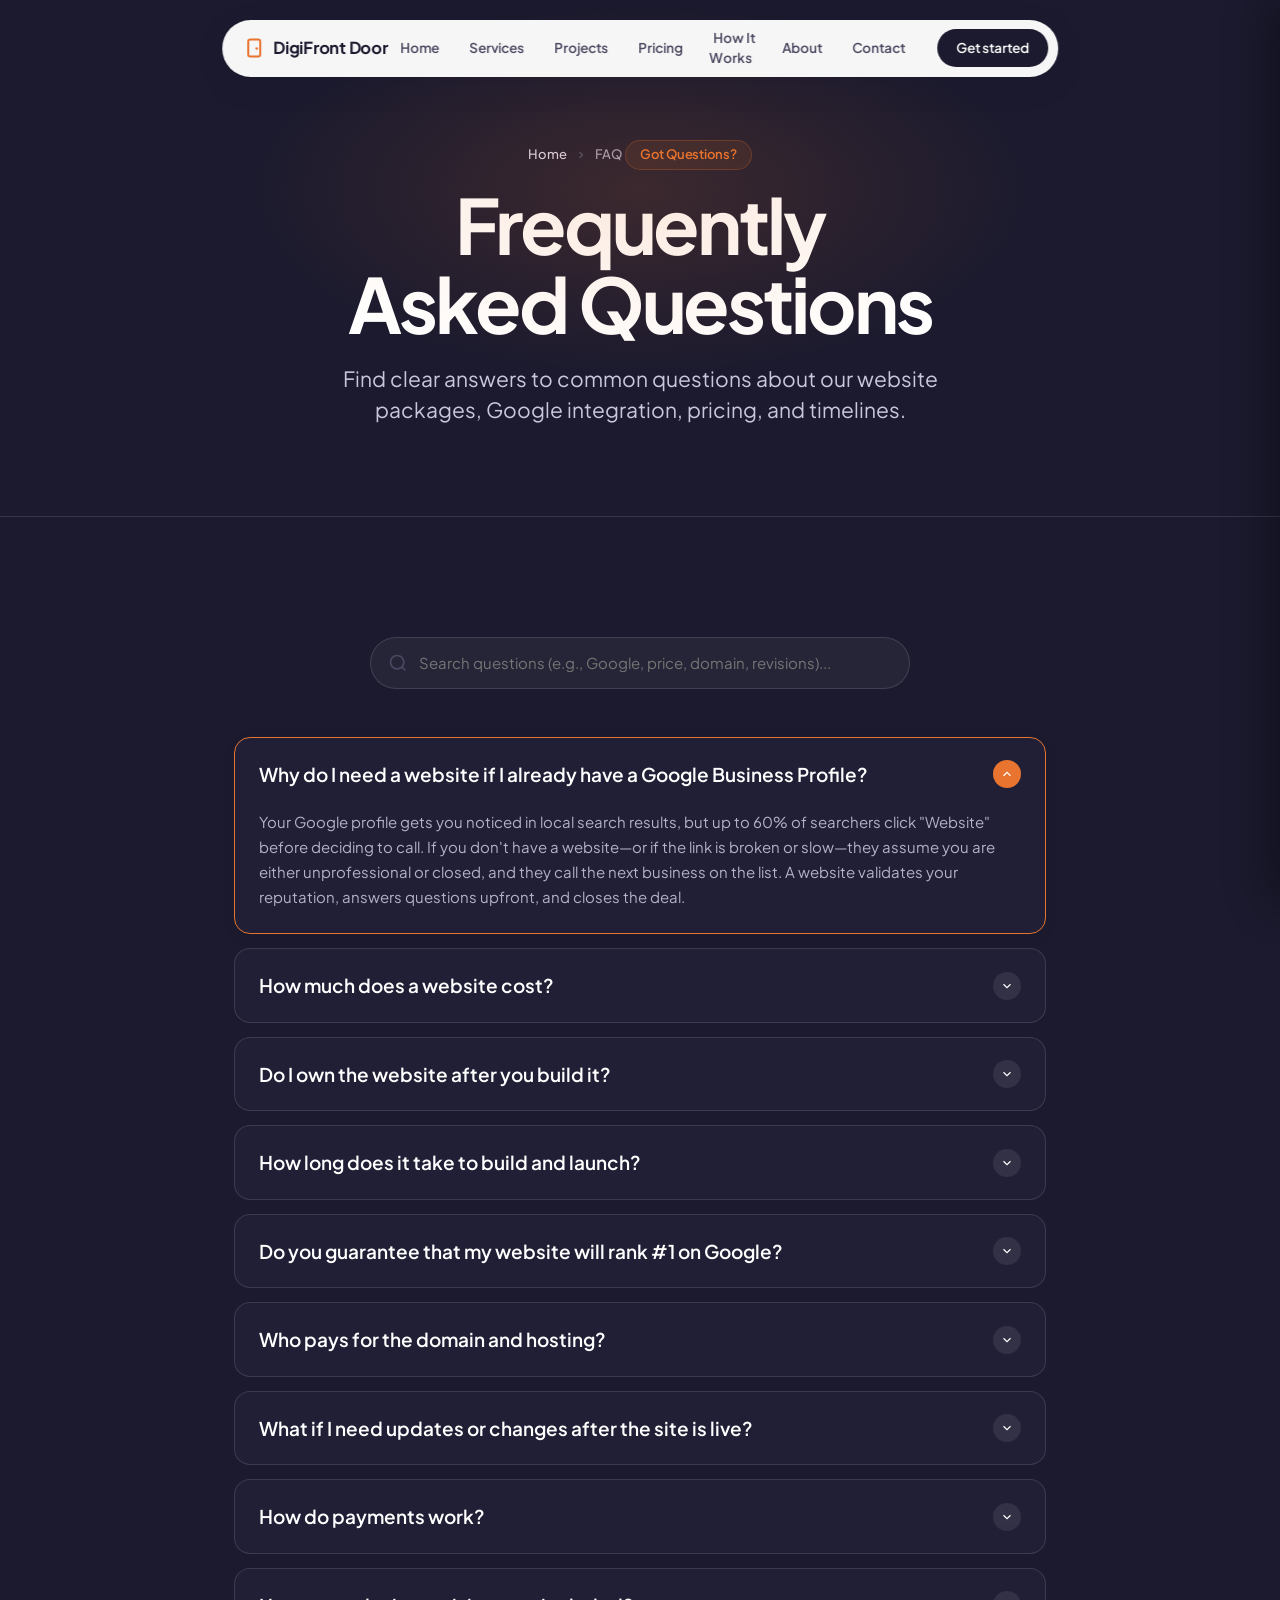
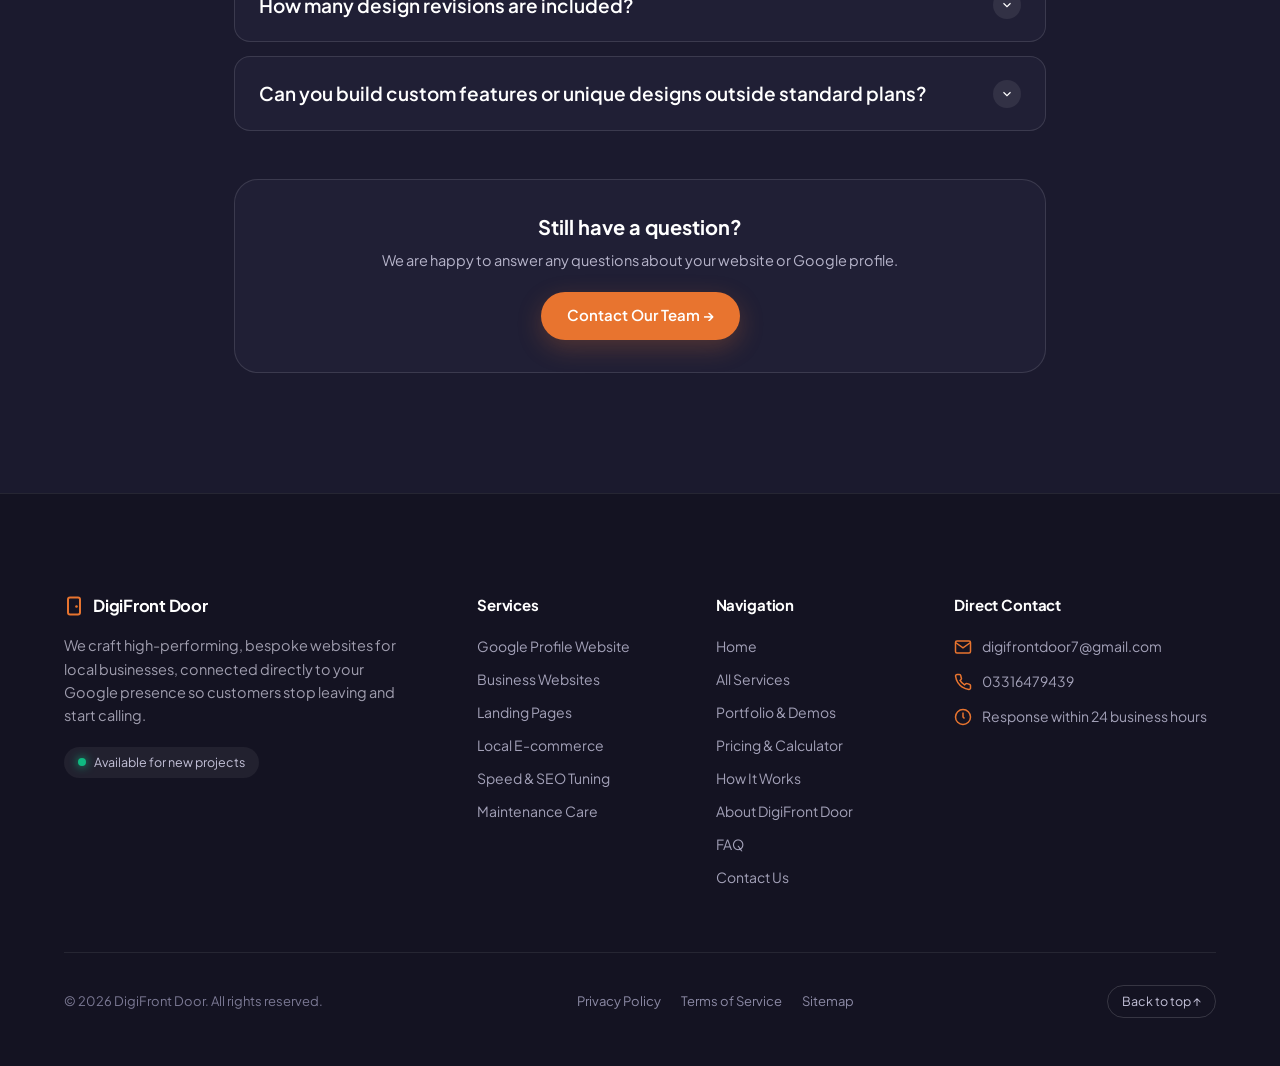
<file: faq.html>
<!DOCTYPE html>
<html lang="en">
<head>
  <meta charset="utf-8">
  <meta name="viewport" content="width=device-width, initial-scale=1, viewport-fit=cover">
  <title>Frequently Asked Questions | Web Development &amp; Pricing | DigiFront Door</title>
  <meta name="description" content="Find answers to common questions about affordable web development services, custom website packages ($249–$849), delivery timelines, hosting, and revisions.">
  <meta name="keywords" content="web development FAQ, website pricing FAQ, small business website cost, freelance web developer FAQ, affordable web development services, website maintenance questions">
  <meta name="author" content="DigiFront Door">
  <meta name="robots" content="index, follow">
  <link rel="canonical" href="https://zenova-affiliates.github.io/digifront-door/faq.html">

  <!-- Open Graph -->
  <meta property="og:type" content="website">
  <meta property="og:url" content="https://zenova-affiliates.github.io/digifront-door/faq.html">
  <meta property="og:title" content="Frequently Asked Questions | DigiFront Door">
  <meta property="og:description" content="All your questions answered about website pricing ($249–$849), Google profile sync, timelines, revisions, and code ownership.">
  <meta property="og:image" content="https://zenova-affiliates.github.io/digifront-door/frames/frame_001.webp">

  <link rel="icon" type="image/svg+xml" href="favicon.svg">
  <link rel="manifest" href="site.webmanifest">
  <link rel="preconnect" href="https://fonts.googleapis.com">
  <link rel="preconnect" href="https://fonts.gstatic.com" crossorigin>
  <link href="https://fonts.googleapis.com/css2?family=Plus+Jakarta+Sans:wght@400;500;600;700;800&display=swap" rel="stylesheet">
  <link rel="stylesheet" href="css/main.css">

  <script type="application/ld+json">
  {
    "@context": "https://schema.org",
    "@type": "FAQPage",
    "mainEntity": [
      {
        "@type": "Question",
        "name": "Why do I need a website if I already have a Google Business Profile?",
        "acceptedAnswer": {
          "@type": "Answer",
          "text": "When customers search on Google Maps, up to 60% click the Website link before calling. Having a fast, credible website stops potential clients from leaving for a competitor."
        }
      },
      {
        "@type": "Question",
        "name": "Do I own the website once it is completed?",
        "acceptedAnswer": {
          "@type": "Answer",
          "text": "Yes, 100%. You own all the source code, design, and assets upon full payment with zero proprietary platform locks."
        }
      },
      {
        "@type": "Question",
        "name": "How much does a custom business website cost?",
        "acceptedAnswer": {
          "@type": "Answer",
          "text": "Our Starter Website begins at $249, our standard multi-page Business Website is $499, and custom or e-commerce platforms start at $849."
        }
      }
    ]
  }
  </script>
</head>
<body>

  <a href="#main-content" class="skip-link">Skip to main content</a>

  <!-- Navigation Pill -->
  <header class="nav" role="banner">
    <a class="logo" href="index.html" aria-label="DigiFront Door home">
      <svg viewBox="0 0 20 20" fill="none" aria-hidden="true">
        <rect x="4" y="1.5" width="12" height="17" rx="2" stroke="#e8742f" stroke-width="2"/>
        <circle cx="12.5" cy="10.5" r="1.3" fill="#e8742f"/>
      </svg>
      DigiFront Door
    </a>
    
    <nav aria-label="Primary navigation">
      <ul class="nav-links">
        <li><a href="index.html">Home</a></li>
        <li><a href="services.html">Services</a></li>
        <li><a href="projects.html">Projects</a></li>
        <li><a href="pricing.html">Pricing</a></li>
        <li><a href="how-it-works.html">How It Works</a></li>
        <li><a href="about.html">About</a></li>
        <li><a href="contact.html">Contact</a></li>
      </ul>
    </nav>

    <div class="nav-actions">
      <a class="btn-dark" href="contact.html">Get started</a>
      <button class="nav-toggle" id="navToggle" type="button" aria-label="Toggle navigation menu" aria-expanded="false" aria-controls="mobileNavDrawer">
        <svg viewBox="0 0 24 24" fill="none" stroke="currentColor" stroke-width="2" stroke-linecap="round" stroke-linejoin="round">
          <line x1="3" y1="12" x2="21" y2="12"></line>
          <line x1="3" y1="6" x2="21" y2="6"></line>
          <line x1="3" y1="18" x2="21" y2="18"></line>
        </svg>
      </button>
    </div>
  </header>

  <!-- Mobile Navigation Drawer -->
  <div class="mobile-nav-overlay" id="mobileNavOverlay" aria-hidden="true"></div>
  <aside class="mobile-nav-drawer" id="mobileNavDrawer" aria-label="Mobile Navigation">
    <div>
      <div class="mobile-nav-header">
        <a class="logo" href="index.html">
          <svg viewBox="0 0 20 20" fill="none" aria-hidden="true"><rect x="4" y="1.5" width="12" height="17" rx="2" stroke="#e8742f" stroke-width="2"/><circle cx="12.5" cy="10.5" r="1.3" fill="#e8742f"/></svg>
          DigiFront Door
        </a>
        <button class="mobile-nav-close" id="navClose" type="button" aria-label="Close navigation menu">
          <svg viewBox="0 0 24 24" fill="none" stroke="currentColor" stroke-width="2" stroke-linecap="round" stroke-linejoin="round" width="20" height="20">
            <line x1="18" y1="6" x2="6" y2="18"></line>
            <line x1="6" y1="6" x2="18" y2="18"></line>
          </svg>
        </button>
      </div>
      <ul class="mobile-nav-links">
        <li><a href="index.html"><span>Home</span><span class="indicator"></span></a></li>
        <li><a href="services.html"><span>Services</span><span class="indicator"></span></a></li>
        <li><a href="projects.html"><span>Projects</span><span class="indicator"></span></a></li>
        <li><a href="pricing.html"><span>Pricing &amp; Calculator</span><span class="indicator"></span></a></li>
        <li><a href="how-it-works.html"><span>How It Works</span><span class="indicator"></span></a></li>
        <li><a href="about.html"><span>About Us</span><span class="indicator"></span></a></li>
        <li><a href="faq.html" class="active"><span>FAQ</span><span class="indicator"></span></a></li>
        <li><a href="contact.html"><span>Contact</span><span class="indicator"></span></a></li>
      </ul>
    </div>
    <div class="mobile-nav-footer">
      <a class="btn-accent" href="contact.html" style="width:100%; text-align:center;">Request a Free Quote &rarr;</a>
    </div>
  </aside>

  <!-- Hero Section -->
  <main id="main-content">
    <section class="page-hero">
      <div class="container container-narrow">
        <ul class="breadcrumbs">
          <li><a href="index.html">Home</a></li>
          <li><svg viewBox="0 0 24 24" fill="none" stroke="currentColor" stroke-width="2"><polyline points="9 18 15 12 9 6"></polyline></svg></li>
          <li aria-current="page">FAQ</li>
        </ul>
        <span class="badge badge-accent">Got Questions?</span>
        <h1>Frequently Asked Questions</h1>
        <p class="lead">Find clear answers to common questions about our website packages, Google integration, pricing, and timelines.</p>
      </div>
    </section>

    <!-- FAQ Accordions with Instant Search -->
    <section class="section section-dark">
      <div class="container container-narrow">
        
        <!-- Live Search Bar -->
        <div class="search-bar-wrap">
          <svg class="search-bar-icon" width="20" height="20" viewBox="0 0 24 24" fill="none" stroke="currentColor" stroke-width="2">
            <circle cx="11" cy="11" r="8"></circle>
            <line x1="21" y1="21" x2="16.65" y2="16.65"></line>
          </svg>
          <input type="text" id="faqSearchInput" class="form-control" placeholder="Search questions (e.g., Google, price, domain, revisions)..." aria-label="Search questions">
        </div>

        <div class="accordion">
          
          <!-- Q1 -->
          <div class="accordion-item is-open">
            <button class="accordion-header" type="button" aria-expanded="true">
              <span>Why do I need a website if I already have a Google Business Profile?</span>
              <span class="accordion-icon"><svg viewBox="0 0 24 24" fill="none" stroke="currentColor" stroke-width="2"><polyline points="6 9 12 15 18 9"></polyline></svg></span>
            </button>
            <div class="accordion-content">
              <p>Your Google profile gets you noticed in local search results, but up to 60% of searchers click "Website" before deciding to call. If you don't have a website—or if the link is broken or slow—they assume you are either unprofessional or closed, and they call the next business on the list. A website validates your reputation, answers questions upfront, and closes the deal.</p>
            </div>
          </div>

          <!-- Q2 -->
          <div class="accordion-item">
            <button class="accordion-header" type="button" aria-expanded="false">
              <span>How much does a website cost?</span>
              <span class="accordion-icon"><svg viewBox="0 0 24 24" fill="none" stroke="currentColor" stroke-width="2"><polyline points="6 9 12 15 18 9"></polyline></svg></span>
            </button>
            <div class="accordion-content">
              <p>Our packages are straightforward: our Starter Website is $249 (one-time), our multi-page Business Website is $499 (one-time), and Growth / Custom platforms start at $849. There are no recurring monthly software subscriptions required to keep your site live.</p>
            </div>
          </div>

          <!-- Q3 -->
          <div class="accordion-item">
            <button class="accordion-header" type="button" aria-expanded="false">
              <span>Do I own the website after you build it?</span>
              <span class="accordion-icon"><svg viewBox="0 0 24 24" fill="none" stroke="currentColor" stroke-width="2"><polyline points="6 9 12 15 18 9"></polyline></svg></span>
            </button>
            <div class="accordion-content">
              <p>Yes, 100%. Once final payment is made, you own all the HTML, CSS, JavaScript, graphics, and content. You are free to move it to any web host or developer at any time without restriction.</p>
            </div>
          </div>

          <!-- Q4 -->
          <div class="accordion-item">
            <button class="accordion-header" type="button" aria-expanded="false">
              <span>How long does it take to build and launch?</span>
              <span class="accordion-icon"><svg viewBox="0 0 24 24" fill="none" stroke="currentColor" stroke-width="2"><polyline points="6 9 12 15 18 9"></polyline></svg></span>
            </button>
            <div class="accordion-content">
              <p>A Starter Website typically takes 5 to 7 business days from the moment we receive your information. Standard Business Websites take 10 to 14 business days. Custom and e-commerce platforms take 2 to 3 weeks depending on the complexity of features requested.</p>
            </div>
          </div>

          <!-- Q5 -->
          <div class="accordion-item">
            <button class="accordion-header" type="button" aria-expanded="false">
              <span>Do you guarantee that my website will rank #1 on Google?</span>
              <span class="accordion-icon"><svg viewBox="0 0 24 24" fill="none" stroke="currentColor" stroke-width="2"><polyline points="6 9 12 15 18 9"></polyline></svg></span>
            </button>
            <div class="accordion-content">
              <p>No honest web developer can guarantee a #1 ranking on Google, as rankings depend on competition, physical proximity to the searcher, and your business's overall review history. What we do guarantee is building a technically superior foundation: sub-second loading speeds, semantic schema markup, clean mobile UX, and full alignment with Google's search algorithms.</p>
            </div>
          </div>

          <!-- Q6 -->
          <div class="accordion-item">
            <button class="accordion-header" type="button" aria-expanded="false">
              <span>Who pays for the domain and hosting?</span>
              <span class="accordion-icon"><svg viewBox="0 0 24 24" fill="none" stroke="currentColor" stroke-width="2"><polyline points="6 9 12 15 18 9"></polyline></svg></span>
            </button>
            <div class="accordion-content">
              <p>You purchase your domain directly from a registrar like Cloudflare, Namecheap, or Google (typically $10–$15 per year) so that you remain the legal owner. For hosting, we can deploy your website on high-speed static cloud infrastructure (which often costs $0 to $5/month) or onto your existing web host. We configure all DNS and SSL settings for you.</p>
            </div>
          </div>

          <!-- Q7 -->
          <div class="accordion-item">
            <button class="accordion-header" type="button" aria-expanded="false">
              <span>What if I need updates or changes after the site is live?</span>
              <span class="accordion-icon"><svg viewBox="0 0 24 24" fill="none" stroke="currentColor" stroke-width="2"><polyline points="6 9 12 15 18 9"></polyline></svg></span>
            </button>
            <div class="accordion-content">
              <p>All projects come with included post-launch warranty support (14 to 30 days depending on package). For ongoing needs, you can subscribe to one of our Care &amp; Maintenance plans (from $29/mo) which includes dedicated update hours, or request hourly updates whenever you need them.</p>
            </div>
          </div>

          <!-- Q8 -->
          <div class="accordion-item">
            <button class="accordion-header" type="button" aria-expanded="false">
              <span>How do payments work?</span>
              <span class="accordion-icon"><svg viewBox="0 0 24 24" fill="none" stroke="currentColor" stroke-width="2"><polyline points="6 9 12 15 18 9"></polyline></svg></span>
            </button>
            <div class="accordion-content">
              <p>We work on a milestone basis: 50% deposit upon approving the proposal to begin design and development, and the remaining 50% upon final client sign-off and before live domain deployment. We accept direct bank transfer, Wise, and card payments.</p>
            </div>
          </div>

          <!-- Q9 -->
          <div class="accordion-item">
            <button class="accordion-header" type="button" aria-expanded="false">
              <span>How many design revisions are included?</span>
              <span class="accordion-icon"><svg viewBox="0 0 24 24" fill="none" stroke="currentColor" stroke-width="2"><polyline points="6 9 12 15 18 9"></polyline></svg></span>
            </button>
            <div class="accordion-content">
              <p>Starter plans include 2 rounds of thorough revisions, Business plans include 3 rounds, and Growth / Custom plans offer unlimited revisions during the design phase. We work collaboratively to ensure your site matches your vision before deployment.</p>
            </div>
          </div>

          <!-- Q10 -->
          <div class="accordion-item">
            <button class="accordion-header" type="button" aria-expanded="false">
              <span>Can you build custom features or unique designs outside standard plans?</span>
              <span class="accordion-icon"><svg viewBox="0 0 24 24" fill="none" stroke="currentColor" stroke-width="2"><polyline points="6 9 12 15 18 9"></polyline></svg></span>
            </button>
            <div class="accordion-content">
              <p>Yes. If your project requires custom API integrations, e-commerce storefronts, interactive calculators, booking systems, or signature cinematic scroll animations, use our <a href="pricing.html#calculator" style="color:var(--accent); text-decoration:underline;">Custom Project Estimator</a> or contact us directly for an itemized proposal tailored to your exact budget.</p>
            </div>
          </div>

        </div>

        <div style="text-align: center; margin-top: 48px; padding: 32px; background: var(--night-card); border-radius: var(--radius-lg); border: 1px solid var(--night-border);">
          <h3 style="font-size: 20px; font-weight: 700; margin-bottom: 8px; color: #fff;">Still have a question?</h3>
          <p style="font-size: 14.5px; color: #b7b5cb; margin-bottom: 20px;">We are happy to answer any questions about your website or Google profile.</p>
          <a href="contact.html" class="btn-accent">Contact Our Team &rarr;</a>
        </div>

      </div>
    </section>
  </main>

  <!-- Global Footer -->
  <footer class="footer" role="contentinfo">
    <div class="container">
      <div class="footer-grid">
        <div class="footer-brand">
          <a class="logo" href="index.html" style="color: #fff;">
            <svg viewBox="0 0 20 20" fill="none" aria-hidden="true">
              <rect x="4" y="1.5" width="12" height="17" rx="2" stroke="#e8742f" stroke-width="2"/>
              <circle cx="12.5" cy="10.5" r="1.3" fill="#e8742f"/>
            </svg>
            DigiFront Door
          </a>
          <p>We craft high-performing, bespoke websites for local businesses, connected directly to your Google presence so customers stop leaving and start calling.</p>
          <div class="footer-status">
            <span class="status-dot"></span>
            <span>Available for new projects</span>
          </div>
        </div>

        <div class="footer-col">
          <h4>Services</h4>
          <ul class="footer-links">
            <li><a href="services.html#google-integration">Google Profile Website</a></li>
            <li><a href="services.html#custom-business">Business Websites</a></li>
            <li><a href="services.html#landing-pages">Landing Pages</a></li>
            <li><a href="services.html#ecommerce">Local E-commerce</a></li>
            <li><a href="services.html#speed-seo">Speed &amp; SEO Tuning</a></li>
            <li><a href="services.html#maintenance">Maintenance Care</a></li>
          </ul>
        </div>

        <div class="footer-col">
          <h4>Navigation</h4>
          <ul class="footer-links">
            <li><a href="index.html">Home</a></li>
            <li><a href="services.html">All Services</a></li>
            <li><a href="projects.html">Portfolio &amp; Demos</a></li>
            <li><a href="pricing.html">Pricing &amp; Calculator</a></li>
            <li><a href="how-it-works.html">How It Works</a></li>
            <li><a href="about.html">About DigiFront Door</a></li>
            <li><a href="faq.html" class="active">FAQ</a></li>
            <li><a href="contact.html">Contact Us</a></li>
          </ul>
        </div>

        <div class="footer-col">
          <h4>Direct Contact</h4>
          <ul class="footer-contact-list">
            <li class="footer-contact-item">
              <svg viewBox="0 0 24 24" fill="none" stroke="currentColor" stroke-width="2"><path d="M4 4h16c1.1 0 2 .9 2 2v12c0 1.1-.9 2-2 2H4c-1.1 0-2-.9-2-2V6c0-1.1.9-2 2-2z"></path><polyline points="22,6 12,13 2,6"></polyline></svg>
              <a href="mailto:digifrontdoor7@gmail.com">digifrontdoor7@gmail.com</a>
            </li>
            <li class="footer-contact-item">
              <svg viewBox="0 0 24 24" fill="none" stroke="currentColor" stroke-width="2"><path d="M22 16.92v3a2 2 0 0 1-2.18 2 19.79 19.79 0 0 1-8.63-3.07 19.5 19.5 0 0 1-6-6 19.79 19.79 0 0 1-3.07-8.67A2 2 0 0 1 4.11 2h3a2 2 0 0 1 2 1.72 12.84 12.84 0 0 0 .7 2.81 2 2 0 0 1-.45 2.11L8.09 9.91a16 16 0 0 0 6 6l1.27-1.27a2 2 0 0 1 2.11-.45 12.84 12.84 0 0 0 2.81.7A2 2 0 0 1 22 16.92z"></path></svg>
              <a href="tel:03316479439">03316479439</a>
            </li>
            <li class="footer-contact-item">
              <svg viewBox="0 0 24 24" fill="none" stroke="currentColor" stroke-width="2"><circle cx="12" cy="12" r="10"></circle><polyline points="12 6 12 12 14 14"></polyline></svg>
              <span>Response within 24 business hours</span>
            </li>
          </ul>
        </div>
      </div>

      <div class="footer-bottom">
        <div>&copy; <span class="current-year">2026</span> DigiFront Door. All rights reserved.</div>
        <div class="footer-legal-links">
          <a href="privacy.html">Privacy Policy</a>
          <a href="terms.html">Terms of Service</a>
          <a href="sitemap.xml">Sitemap</a>
        </div>
        <button class="btn-back-to-top" id="backToTop" type="button" aria-label="Back to top">
          Back to top &uarr;
        </button>
      </div>
    </div>
  </footer>

  <script src="js/main.js"></script>
  <script src="js/faq.js"></script>
</body>
</html>
</file>
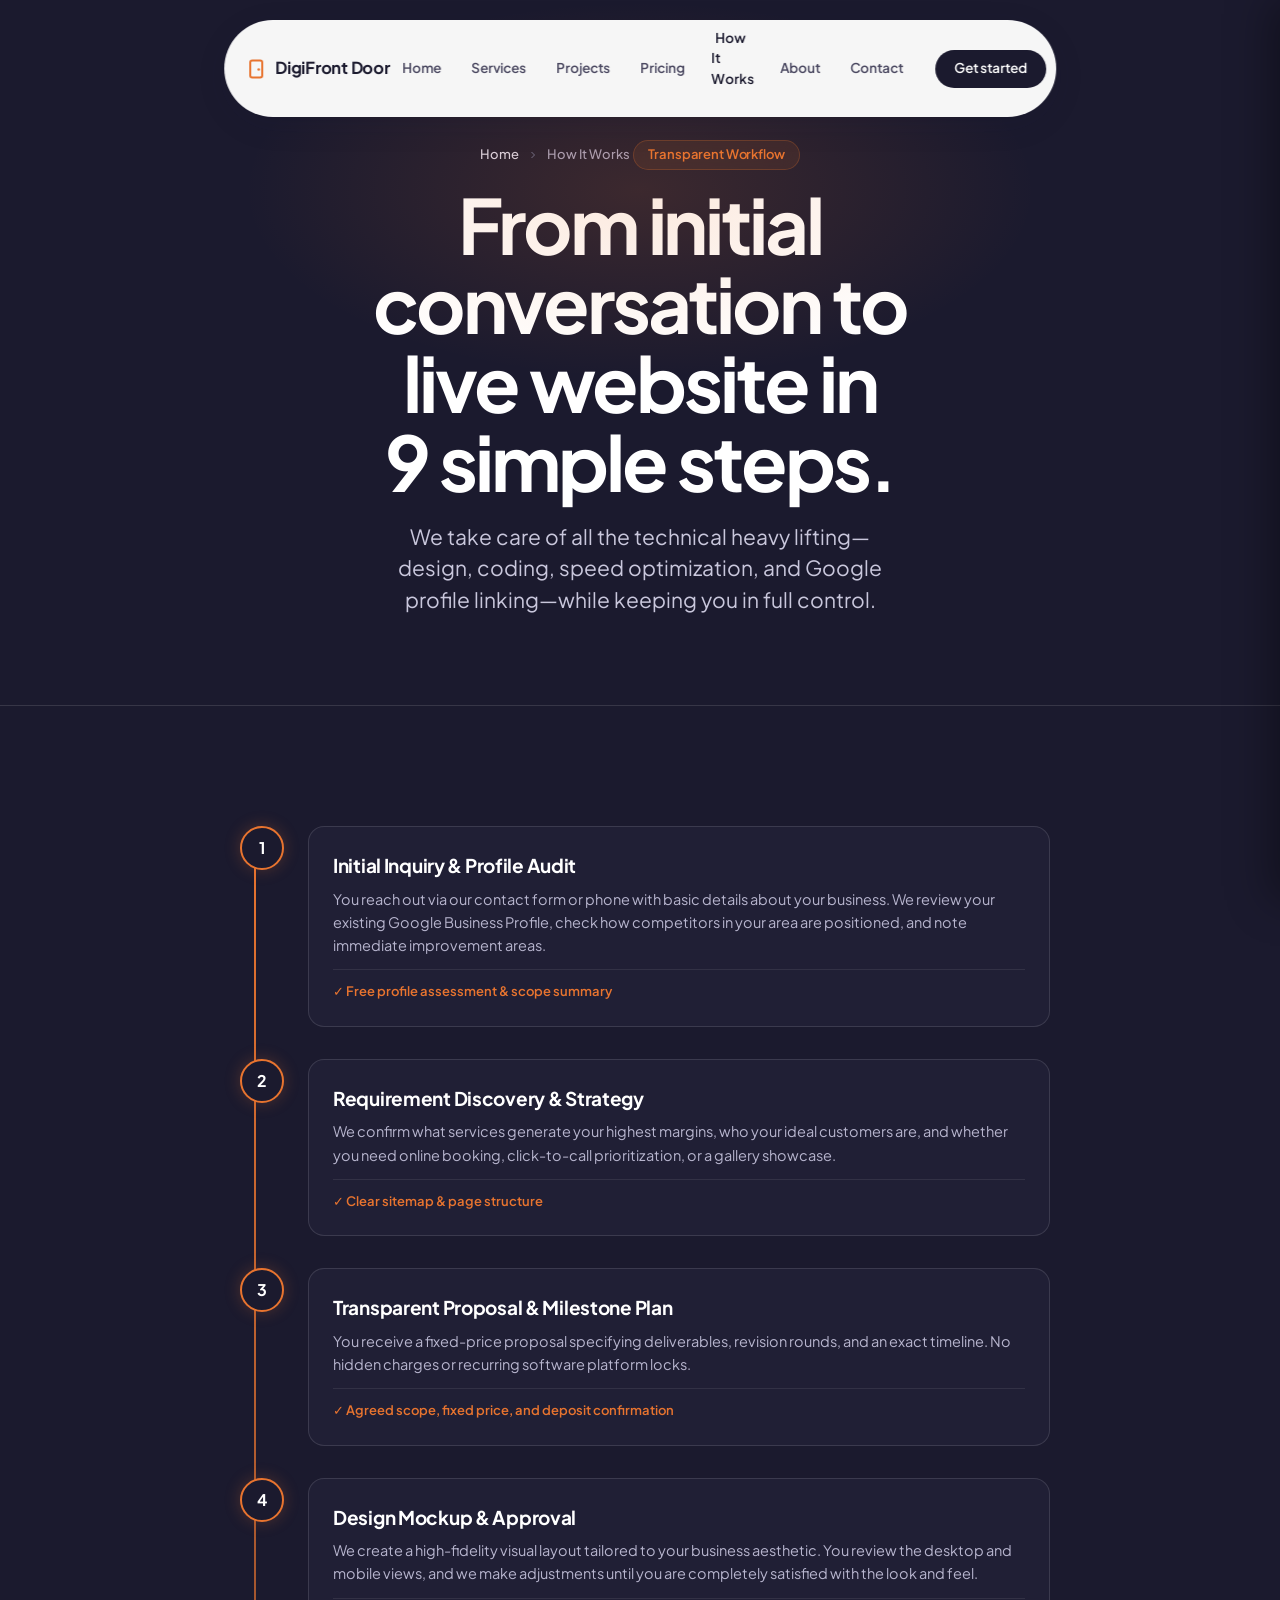
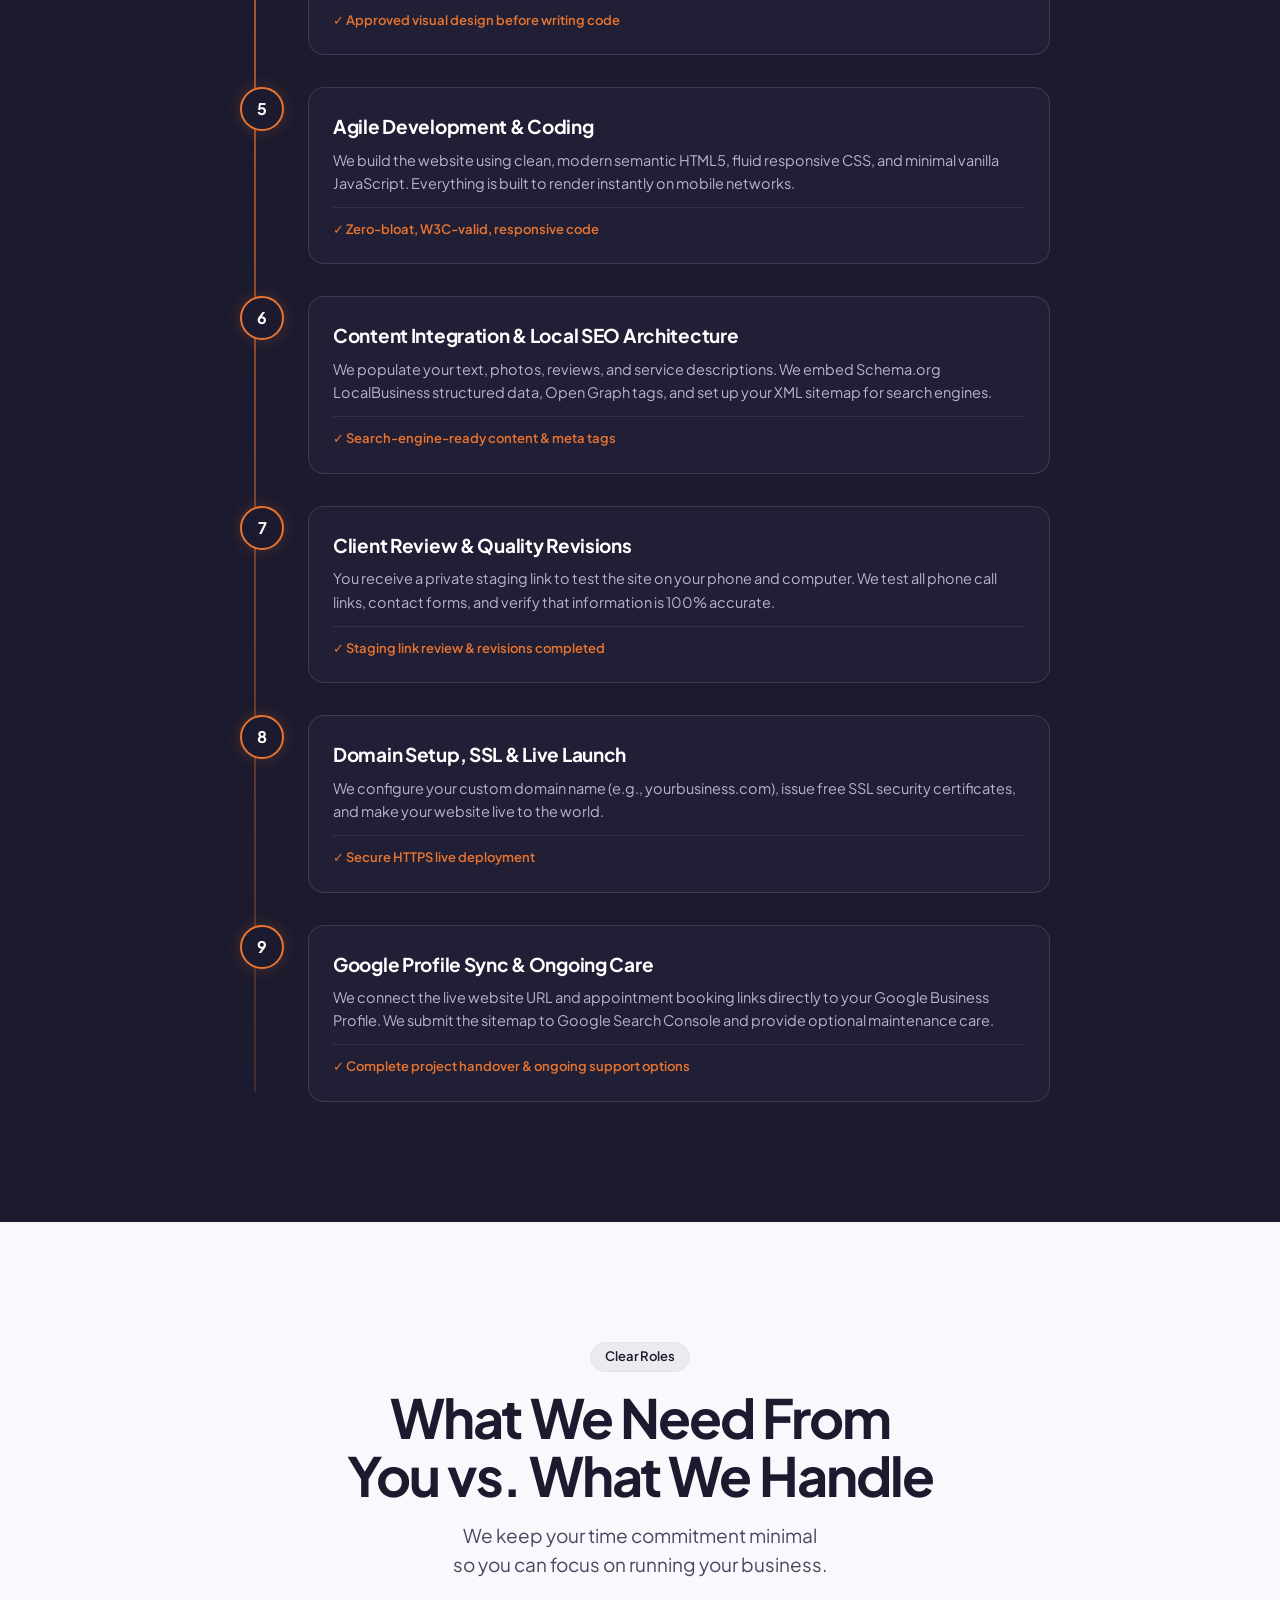
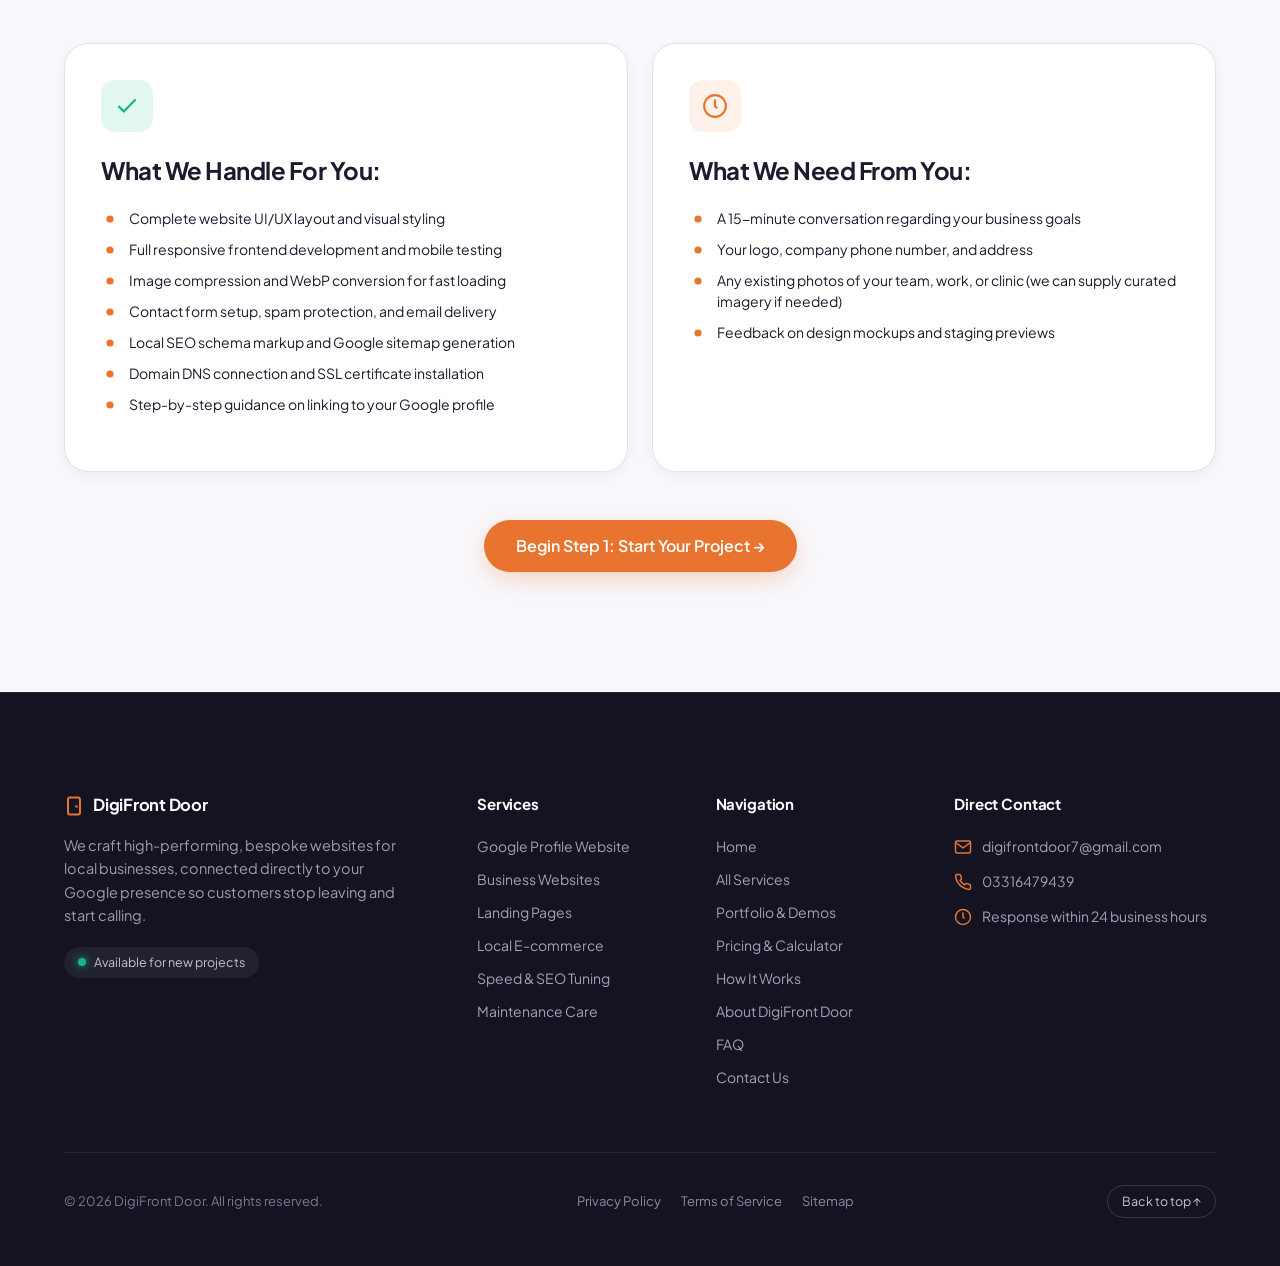
<file: how-it-works.html>
<!DOCTYPE html>
<html lang="en">
<head>
  <meta charset="utf-8">
  <meta name="viewport" content="width=device-width, initial-scale=1, viewport-fit=cover">
  <title>How It Works | Professional Website Development Process | DigiFront Door</title>
  <meta name="description" content="Our step-by-step custom website development process: from requirement discovery to custom design, SEO architecture, fast coding, and live launch.">
  <meta name="keywords" content="professional website development process, custom website development workflow, freelance web developer process, small business website design steps, affordable web development services, modern business websites">
  <meta name="author" content="DigiFront Door">
  <meta name="robots" content="index, follow">
  <link rel="canonical" href="https://zenova-affiliates.github.io/digifront-door/how-it-works.html">

  <!-- Open Graph -->
  <meta property="og:type" content="website">
  <meta property="og:url" content="https://zenova-affiliates.github.io/digifront-door/how-it-works.html">
  <meta property="og:title" content="How It Works | Professional Website Development Process | DigiFront Door">
  <meta property="og:description" content="A transparent, collaborative workflow designed to take your website from vision to live launch smoothly.">
  <meta property="og:image" content="https://zenova-affiliates.github.io/digifront-door/frames/frame_001.webp">

  <link rel="icon" type="image/svg+xml" href="favicon.svg">
  <link rel="manifest" href="site.webmanifest">
  <link rel="preconnect" href="https://fonts.googleapis.com">
  <link rel="preconnect" href="https://fonts.gstatic.com" crossorigin>
  <link href="https://fonts.googleapis.com/css2?family=Plus+Jakarta+Sans:wght@400;500;600;700;800&display=swap" rel="stylesheet">
  <link rel="stylesheet" href="css/main.css">

  <script type="application/ld+json">
  {
    "@context": "https://schema.org",
    "@type": "HowTo",
    "name": "How DigiFront Door Builds Your Business Website",
    "description": "Step-by-step workflow for creating and launching a custom website connected to your Google Business Profile.",
    "step": [
      { "@type": "HowToStep", "name": "Initial Inquiry", "text": "Submit your business details and requirements." },
      { "@type": "HowToStep", "name": "Discovery Call", "text": "Discuss high-margin services and customer journey." },
      { "@type": "HowToStep", "name": "Design Mockup", "text": "Approve interactive visual layout before coding." },
      { "@type": "HowToStep", "name": "Development & Testing", "text": "Build lightweight, responsive, accessible code." },
      { "@type": "HowToStep", "name": "Live Launch", "text": "Connect domain, configure SSL, and sync to Google Profile." }
    ]
  }
  </script>
</head>
<body>

  <a href="#main-content" class="skip-link">Skip to main content</a>

  <!-- Navigation Pill -->
  <header class="nav" role="banner">
    <a class="logo" href="index.html" aria-label="DigiFront Door home">
      <svg viewBox="0 0 20 20" fill="none" aria-hidden="true">
        <rect x="4" y="1.5" width="12" height="17" rx="2" stroke="#e8742f" stroke-width="2"/>
        <circle cx="12.5" cy="10.5" r="1.3" fill="#e8742f"/>
      </svg>
      DigiFront Door
    </a>
    
    <nav aria-label="Primary navigation">
      <ul class="nav-links">
        <li><a href="index.html">Home</a></li>
        <li><a href="services.html">Services</a></li>
        <li><a href="projects.html">Projects</a></li>
        <li><a href="pricing.html">Pricing</a></li>
        <li><a href="how-it-works.html" aria-current="page">How It Works</a></li>
        <li><a href="about.html">About</a></li>
        <li><a href="contact.html">Contact</a></li>
      </ul>
    </nav>

    <div class="nav-actions">
      <a class="btn-dark" href="contact.html">Get started</a>
      <button class="nav-toggle" id="navToggle" type="button" aria-label="Toggle navigation menu" aria-expanded="false" aria-controls="mobileNavDrawer">
        <svg viewBox="0 0 24 24" fill="none" stroke="currentColor" stroke-width="2" stroke-linecap="round" stroke-linejoin="round">
          <line x1="3" y1="12" x2="21" y2="12"></line>
          <line x1="3" y1="6" x2="21" y2="6"></line>
          <line x1="3" y1="18" x2="21" y2="18"></line>
        </svg>
      </button>
    </div>
  </header>

  <!-- Mobile Navigation Drawer -->
  <div class="mobile-nav-overlay" id="mobileNavOverlay" aria-hidden="true"></div>
  <aside class="mobile-nav-drawer" id="mobileNavDrawer" aria-label="Mobile Navigation">
    <div>
      <div class="mobile-nav-header">
        <a class="logo" href="index.html">
          <svg viewBox="0 0 20 20" fill="none" aria-hidden="true"><rect x="4" y="1.5" width="12" height="17" rx="2" stroke="#e8742f" stroke-width="2"/><circle cx="12.5" cy="10.5" r="1.3" fill="#e8742f"/></svg>
          DigiFront Door
        </a>
        <button class="mobile-nav-close" id="navClose" type="button" aria-label="Close navigation menu">
          <svg viewBox="0 0 24 24" fill="none" stroke="currentColor" stroke-width="2" stroke-linecap="round" stroke-linejoin="round" width="20" height="20">
            <line x1="18" y1="6" x2="6" y2="18"></line>
            <line x1="6" y1="6" x2="18" y2="18"></line>
          </svg>
        </button>
      </div>
      <ul class="mobile-nav-links">
        <li><a href="index.html"><span>Home</span><span class="indicator"></span></a></li>
        <li><a href="services.html"><span>Services</span><span class="indicator"></span></a></li>
        <li><a href="projects.html"><span>Projects</span><span class="indicator"></span></a></li>
        <li><a href="pricing.html"><span>Pricing &amp; Calculator</span><span class="indicator"></span></a></li>
        <li><a href="how-it-works.html" class="active"><span>How It Works</span><span class="indicator"></span></a></li>
        <li><a href="about.html"><span>About Us</span><span class="indicator"></span></a></li>
        <li><a href="faq.html"><span>FAQ</span><span class="indicator"></span></a></li>
        <li><a href="contact.html"><span>Contact</span><span class="indicator"></span></a></li>
      </ul>
    </div>
    <div class="mobile-nav-footer">
      <a class="btn-accent" href="contact.html" style="width:100%; text-align:center;">Request a Free Quote &rarr;</a>
    </div>
  </aside>

  <!-- Hero Section -->
  <main id="main-content">
    <section class="page-hero">
      <div class="container container-narrow">
        <ul class="breadcrumbs">
          <li><a href="index.html">Home</a></li>
          <li><svg viewBox="0 0 24 24" fill="none" stroke="currentColor" stroke-width="2"><polyline points="9 18 15 12 9 6"></polyline></svg></li>
          <li aria-current="page">How It Works</li>
        </ul>
        <span class="badge badge-accent">Transparent Workflow</span>
        <h1>From initial conversation to live website in 9 simple steps.</h1>
        <p class="lead">We take care of all the technical heavy lifting—design, coding, speed optimization, and Google profile linking—while keeping you in full control.</p>
      </div>
    </section>

    <!-- Visual 9-Step Timeline Section -->
    <section class="section section-dark">
      <div class="container">
        
        <div class="timeline">
          <!-- Step 1 -->
          <div class="timeline-step">
            <div class="timeline-num">1</div>
            <div class="timeline-card">
              <h3>Initial Inquiry &amp; Profile Audit</h3>
              <p>You reach out via our contact form or phone with basic details about your business. We review your existing Google Business Profile, check how competitors in your area are positioned, and note immediate improvement areas.</p>
              <div class="timeline-deliverable">&check; Free profile assessment &amp; scope summary</div>
            </div>
          </div>

          <!-- Step 2 -->
          <div class="timeline-step">
            <div class="timeline-num">2</div>
            <div class="timeline-card">
              <h3>Requirement Discovery &amp; Strategy</h3>
              <p>We confirm what services generate your highest margins, who your ideal customers are, and whether you need online booking, click-to-call prioritization, or a gallery showcase.</p>
              <div class="timeline-deliverable">&check; Clear sitemap &amp; page structure</div>
            </div>
          </div>

          <!-- Step 3 -->
          <div class="timeline-step">
            <div class="timeline-num">3</div>
            <div class="timeline-card">
              <h3>Transparent Proposal &amp; Milestone Plan</h3>
              <p>You receive a fixed-price proposal specifying deliverables, revision rounds, and an exact timeline. No hidden charges or recurring software platform locks.</p>
              <div class="timeline-deliverable">&check; Agreed scope, fixed price, and deposit confirmation</div>
            </div>
          </div>

          <!-- Step 4 -->
          <div class="timeline-step">
            <div class="timeline-num">4</div>
            <div class="timeline-card">
              <h3>Design Mockup &amp; Approval</h3>
              <p>We create a high-fidelity visual layout tailored to your business aesthetic. You review the desktop and mobile views, and we make adjustments until you are completely satisfied with the look and feel.</p>
              <div class="timeline-deliverable">&check; Approved visual design before writing code</div>
            </div>
          </div>

          <!-- Step 5 -->
          <div class="timeline-step">
            <div class="timeline-num">5</div>
            <div class="timeline-card">
              <h3>Agile Development &amp; Coding</h3>
              <p>We build the website using clean, modern semantic HTML5, fluid responsive CSS, and minimal vanilla JavaScript. Everything is built to render instantly on mobile networks.</p>
              <div class="timeline-deliverable">&check; Zero-bloat, W3C-valid, responsive code</div>
            </div>
          </div>

          <!-- Step 6 -->
          <div class="timeline-step">
            <div class="timeline-num">6</div>
            <div class="timeline-card">
              <h3>Content Integration &amp; Local SEO Architecture</h3>
              <p>We populate your text, photos, reviews, and service descriptions. We embed Schema.org LocalBusiness structured data, Open Graph tags, and set up your XML sitemap for search engines.</p>
              <div class="timeline-deliverable">&check; Search-engine-ready content &amp; meta tags</div>
            </div>
          </div>

          <!-- Step 7 -->
          <div class="timeline-step">
            <div class="timeline-num">7</div>
            <div class="timeline-card">
              <h3>Client Review &amp; Quality Revisions</h3>
              <p>You receive a private staging link to test the site on your phone and computer. We test all phone call links, contact forms, and verify that information is 100% accurate.</p>
              <div class="timeline-deliverable">&check; Staging link review &amp; revisions completed</div>
            </div>
          </div>

          <!-- Step 8 -->
          <div class="timeline-step">
            <div class="timeline-num">8</div>
            <div class="timeline-card">
              <h3>Domain Setup, SSL &amp; Live Launch</h3>
              <p>We configure your custom domain name (e.g., yourbusiness.com), issue free SSL security certificates, and make your website live to the world.</p>
              <div class="timeline-deliverable">&check; Secure HTTPS live deployment</div>
            </div>
          </div>

          <!-- Step 9 -->
          <div class="timeline-step">
            <div class="timeline-num">9</div>
            <div class="timeline-card">
              <h3>Google Profile Sync &amp; Ongoing Care</h3>
              <p>We connect the live website URL and appointment booking links directly to your Google Business Profile. We submit the sitemap to Google Search Console and provide optional maintenance care.</p>
              <div class="timeline-deliverable">&check; Complete project handover &amp; ongoing support options</div>
            </div>
          </div>
        </div>

      </div>
    </section>

    <!-- Responsibility Breakdown: What we need vs what we do -->
    <section class="section section-light">
      <div class="container">
        <div class="section-header">
          <span class="badge badge-light">Clear Roles</span>
          <h2 class="section-title">What We Need From You vs. What We Handle</h2>
          <p class="section-subtitle">We keep your time commitment minimal so you can focus on running your business.</p>
        </div>

        <div class="bento-grid">
          <div class="card card-light" style="grid-column: span 6;">
            <div class="card-icon" style="background:rgba(16, 185, 129, 0.12); color:#10b981;">
              <svg viewBox="0 0 24 24" fill="none" stroke="currentColor" stroke-width="2"><path d="M20 6L9 17l-5-5"></path></svg>
            </div>
            <h3 class="card-title">What We Handle For You:</h3>
            <ul class="card-feature-list">
              <li><svg viewBox="0 0 20 20" fill="currentColor"><circle cx="10" cy="10" r="4"/></svg> Complete website UI/UX layout and visual styling</li>
              <li><svg viewBox="0 0 20 20" fill="currentColor"><circle cx="10" cy="10" r="4"/></svg> Full responsive frontend development and mobile testing</li>
              <li><svg viewBox="0 0 20 20" fill="currentColor"><circle cx="10" cy="10" r="4"/></svg> Image compression and WebP conversion for fast loading</li>
              <li><svg viewBox="0 0 20 20" fill="currentColor"><circle cx="10" cy="10" r="4"/></svg> Contact form setup, spam protection, and email delivery</li>
              <li><svg viewBox="0 0 20 20" fill="currentColor"><circle cx="10" cy="10" r="4"/></svg> Local SEO schema markup and Google sitemap generation</li>
              <li><svg viewBox="0 0 20 20" fill="currentColor"><circle cx="10" cy="10" r="4"/></svg> Domain DNS connection and SSL certificate installation</li>
              <li><svg viewBox="0 0 20 20" fill="currentColor"><circle cx="10" cy="10" r="4"/></svg> Step-by-step guidance on linking to your Google profile</li>
            </ul>
          </div>

          <div class="card card-light" style="grid-column: span 6;">
            <div class="card-icon">
              <svg viewBox="0 0 24 24" fill="none" stroke="currentColor" stroke-width="2"><circle cx="12" cy="12" r="10"></circle><polyline points="12 6 12 12 14 14"></polyline></svg>
            </div>
            <h3 class="card-title">What We Need From You:</h3>
            <ul class="card-feature-list">
              <li><svg viewBox="0 0 20 20" fill="currentColor"><circle cx="10" cy="10" r="4"/></svg> A 15-minute conversation regarding your business goals</li>
              <li><svg viewBox="0 0 20 20" fill="currentColor"><circle cx="10" cy="10" r="4"/></svg> Your logo, company phone number, and address</li>
              <li><svg viewBox="0 0 20 20" fill="currentColor"><circle cx="10" cy="10" r="4"/></svg> Any existing photos of your team, work, or clinic (we can supply curated imagery if needed)</li>
              <li><svg viewBox="0 0 20 20" fill="currentColor"><circle cx="10" cy="10" r="4"/></svg> Feedback on design mockups and staging previews</li>
            </ul>
          </div>
        </div>

        <div style="text-align: center; margin-top: 48px;">
          <a href="contact.html" class="btn-accent" style="height: 52px; padding: 0 32px; font-size: 16px;">Begin Step 1: Start Your Project &rarr;</a>
        </div>
      </div>
    </section>
  </main>

  <!-- Global Footer -->
  <footer class="footer" role="contentinfo">
    <div class="container">
      <div class="footer-grid">
        <div class="footer-brand">
          <a class="logo" href="index.html" style="color: #fff;">
            <svg viewBox="0 0 20 20" fill="none" aria-hidden="true">
              <rect x="4" y="1.5" width="12" height="17" rx="2" stroke="#e8742f" stroke-width="2"/>
              <circle cx="12.5" cy="10.5" r="1.3" fill="#e8742f"/>
            </svg>
            DigiFront Door
          </a>
          <p>We craft high-performing, bespoke websites for local businesses, connected directly to your Google presence so customers stop leaving and start calling.</p>
          <div class="footer-status">
            <span class="status-dot"></span>
            <span>Available for new projects</span>
          </div>
        </div>

        <div class="footer-col">
          <h4>Services</h4>
          <ul class="footer-links">
            <li><a href="services.html#google-integration">Google Profile Website</a></li>
            <li><a href="services.html#custom-business">Business Websites</a></li>
            <li><a href="services.html#landing-pages">Landing Pages</a></li>
            <li><a href="services.html#ecommerce">Local E-commerce</a></li>
            <li><a href="services.html#speed-seo">Speed &amp; SEO Tuning</a></li>
            <li><a href="services.html#maintenance">Maintenance Care</a></li>
          </ul>
        </div>

        <div class="footer-col">
          <h4>Navigation</h4>
          <ul class="footer-links">
            <li><a href="index.html">Home</a></li>
            <li><a href="services.html">All Services</a></li>
            <li><a href="projects.html">Portfolio &amp; Demos</a></li>
            <li><a href="pricing.html">Pricing &amp; Calculator</a></li>
            <li><a href="how-it-works.html" class="active">How It Works</a></li>
            <li><a href="about.html">About DigiFront Door</a></li>
            <li><a href="faq.html">FAQ</a></li>
            <li><a href="contact.html">Contact Us</a></li>
          </ul>
        </div>

        <div class="footer-col">
          <h4>Direct Contact</h4>
          <ul class="footer-contact-list">
            <li class="footer-contact-item">
              <svg viewBox="0 0 24 24" fill="none" stroke="currentColor" stroke-width="2"><path d="M4 4h16c1.1 0 2 .9 2 2v12c0 1.1-.9 2-2 2H4c-1.1 0-2-.9-2-2V6c0-1.1.9-2 2-2z"></path><polyline points="22,6 12,13 2,6"></polyline></svg>
              <a href="mailto:digifrontdoor7@gmail.com">digifrontdoor7@gmail.com</a>
            </li>
            <li class="footer-contact-item">
              <svg viewBox="0 0 24 24" fill="none" stroke="currentColor" stroke-width="2"><path d="M22 16.92v3a2 2 0 0 1-2.18 2 19.79 19.79 0 0 1-8.63-3.07 19.5 19.5 0 0 1-6-6 19.79 19.79 0 0 1-3.07-8.67A2 2 0 0 1 4.11 2h3a2 2 0 0 1 2 1.72 12.84 12.84 0 0 0 .7 2.81 2 2 0 0 1-.45 2.11L8.09 9.91a16 16 0 0 0 6 6l1.27-1.27a2 2 0 0 1 2.11-.45 12.84 12.84 0 0 0 2.81.7A2 2 0 0 1 22 16.92z"></path></svg>
              <a href="tel:03316479439">03316479439</a>
            </li>
            <li class="footer-contact-item">
              <svg viewBox="0 0 24 24" fill="none" stroke="currentColor" stroke-width="2"><circle cx="12" cy="12" r="10"></circle><polyline points="12 6 12 12 14 14"></polyline></svg>
              <span>Response within 24 business hours</span>
            </li>
          </ul>
        </div>
      </div>

      <div class="footer-bottom">
        <div>&copy; <span class="current-year">2026</span> DigiFront Door. All rights reserved.</div>
        <div class="footer-legal-links">
          <a href="privacy.html">Privacy Policy</a>
          <a href="terms.html">Terms of Service</a>
          <a href="sitemap.xml">Sitemap</a>
        </div>
        <button class="btn-back-to-top" id="backToTop" type="button" aria-label="Back to top">
          Back to top &uarr;
        </button>
      </div>
    </div>
  </footer>

  <script src="js/main.js"></script>
</body>
</html>
</file>
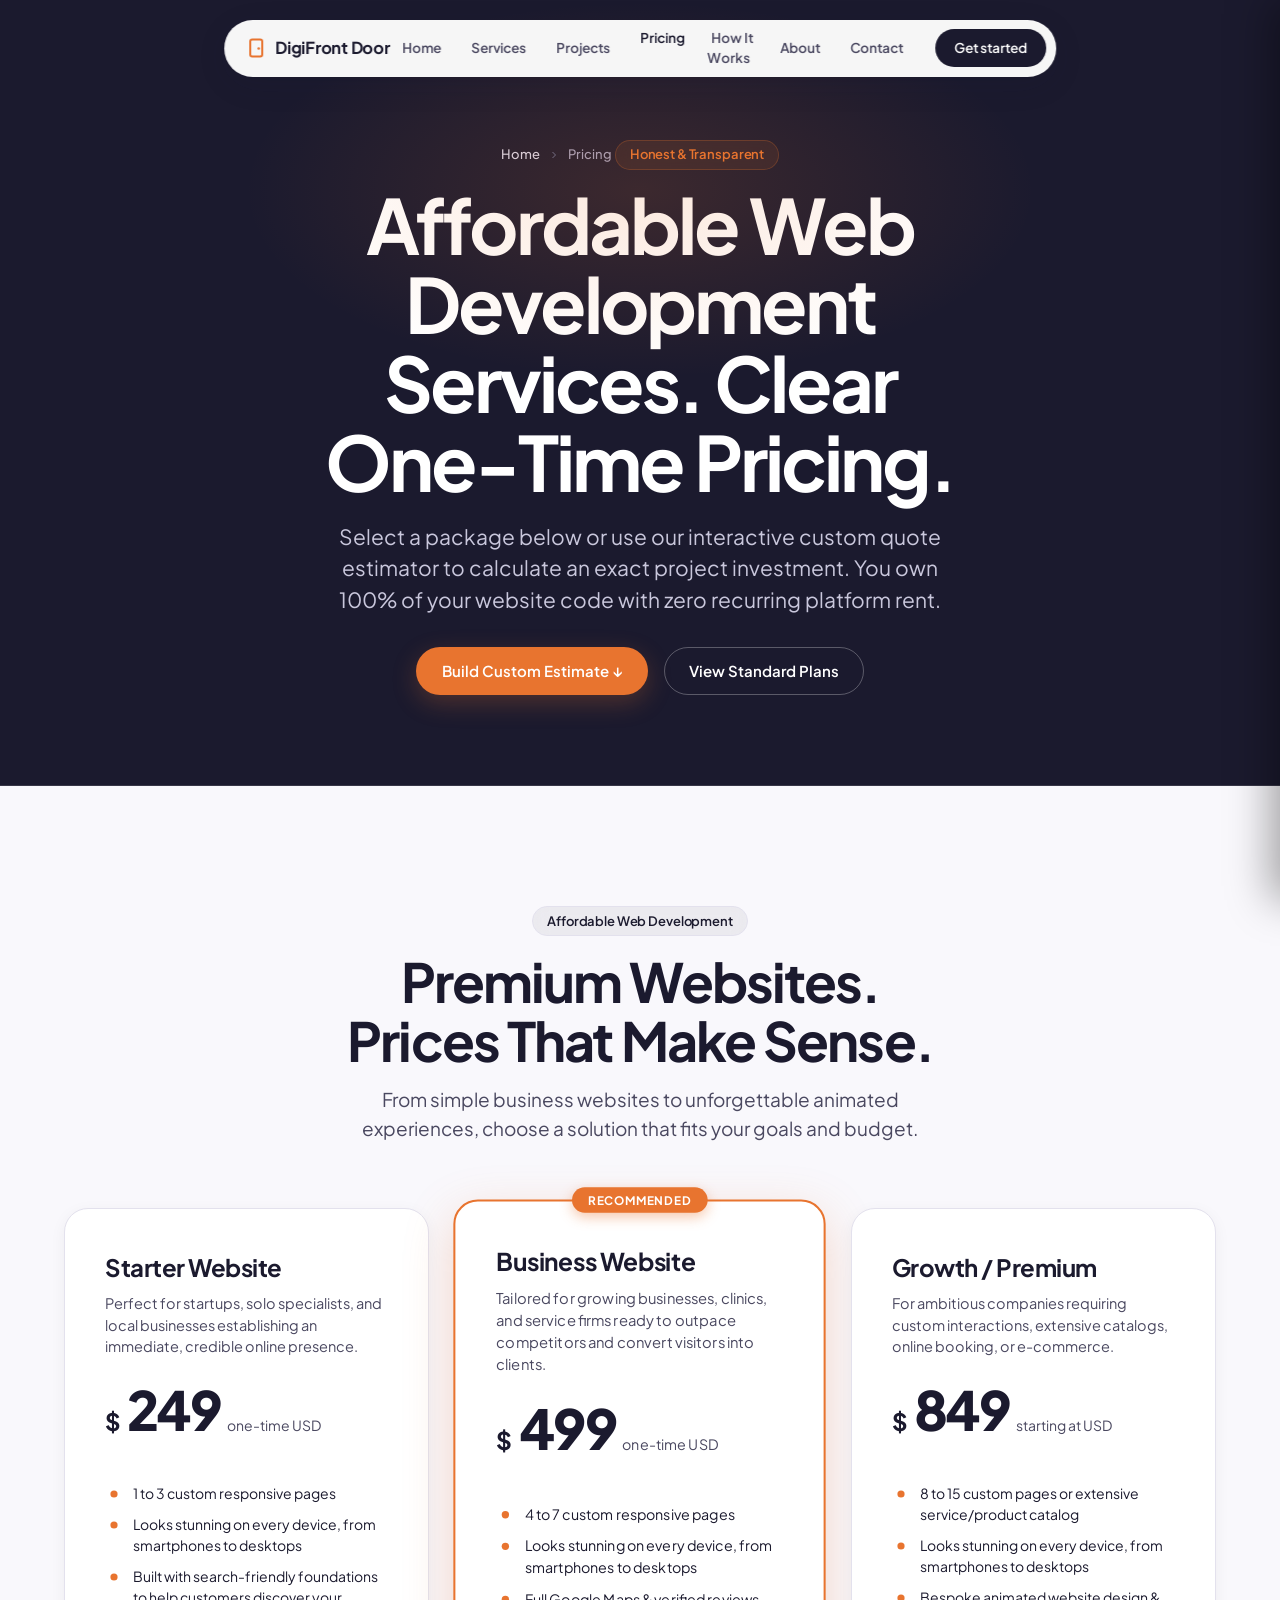
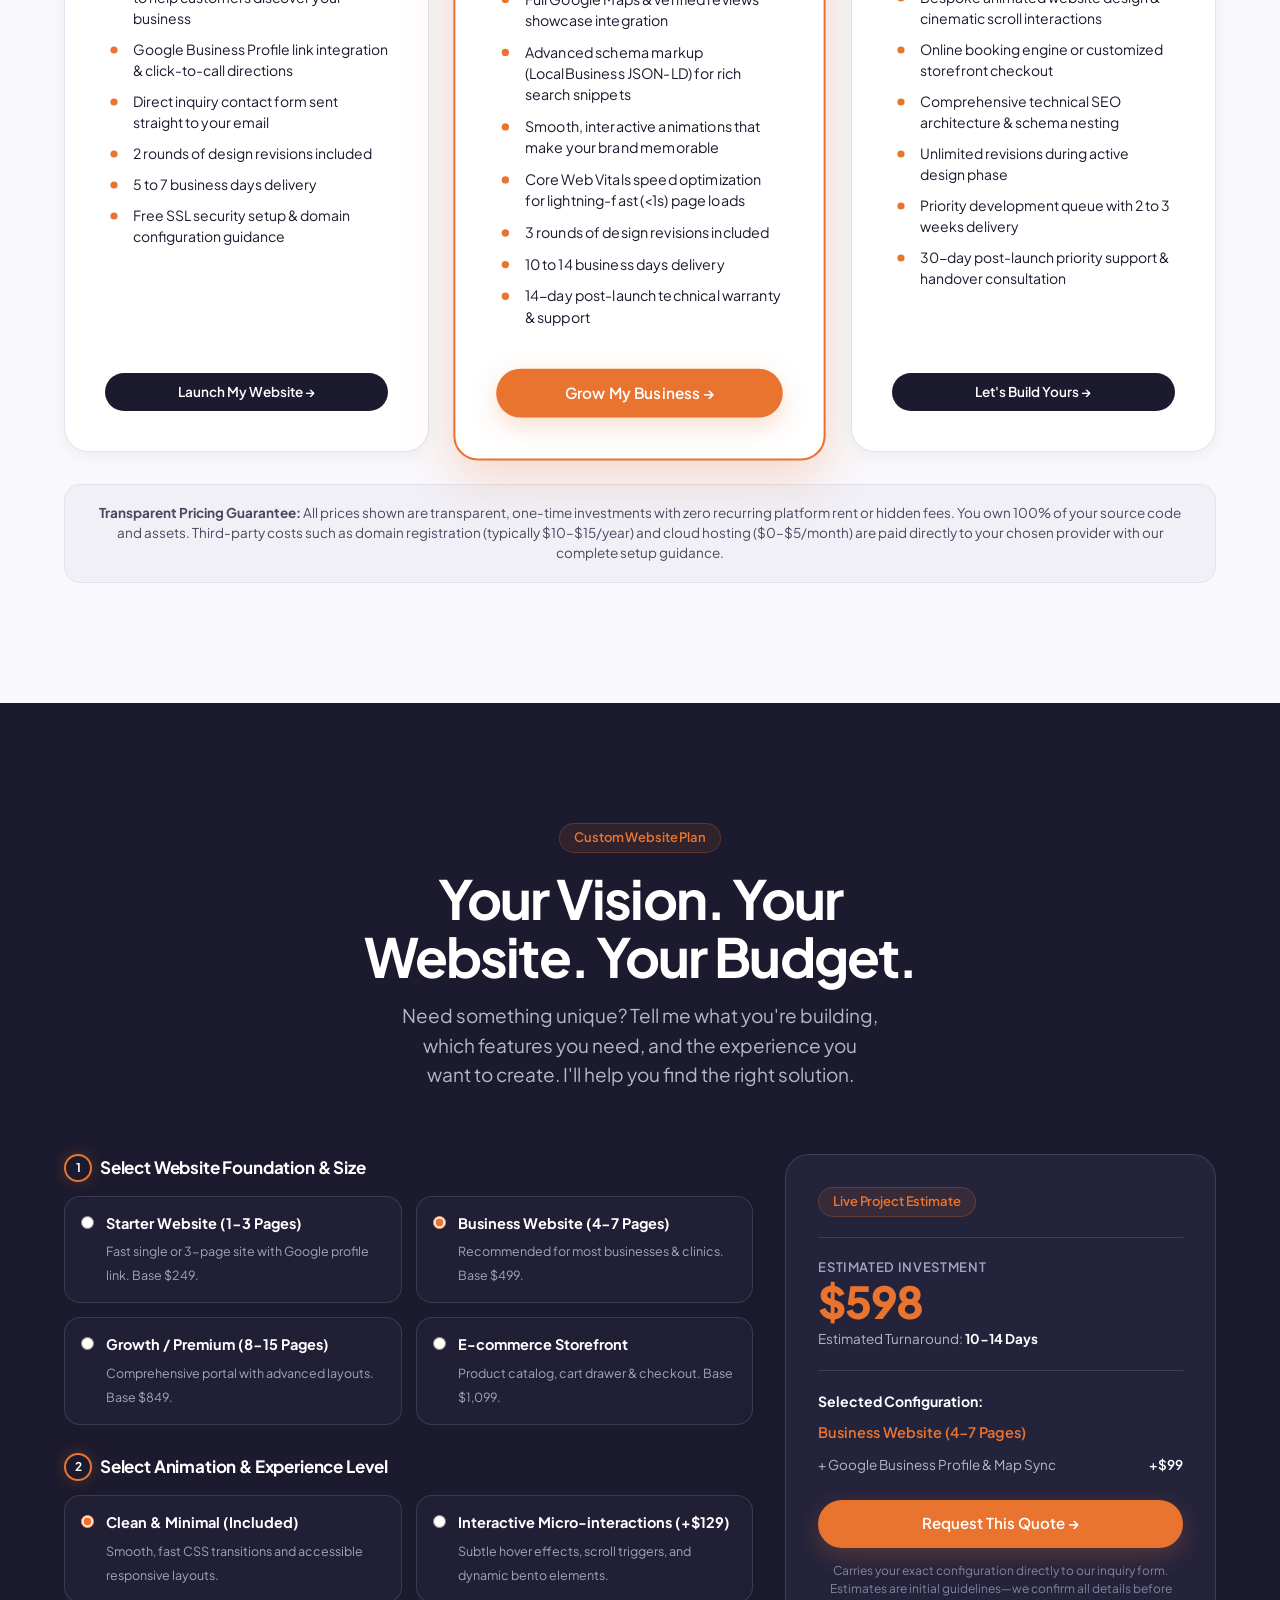
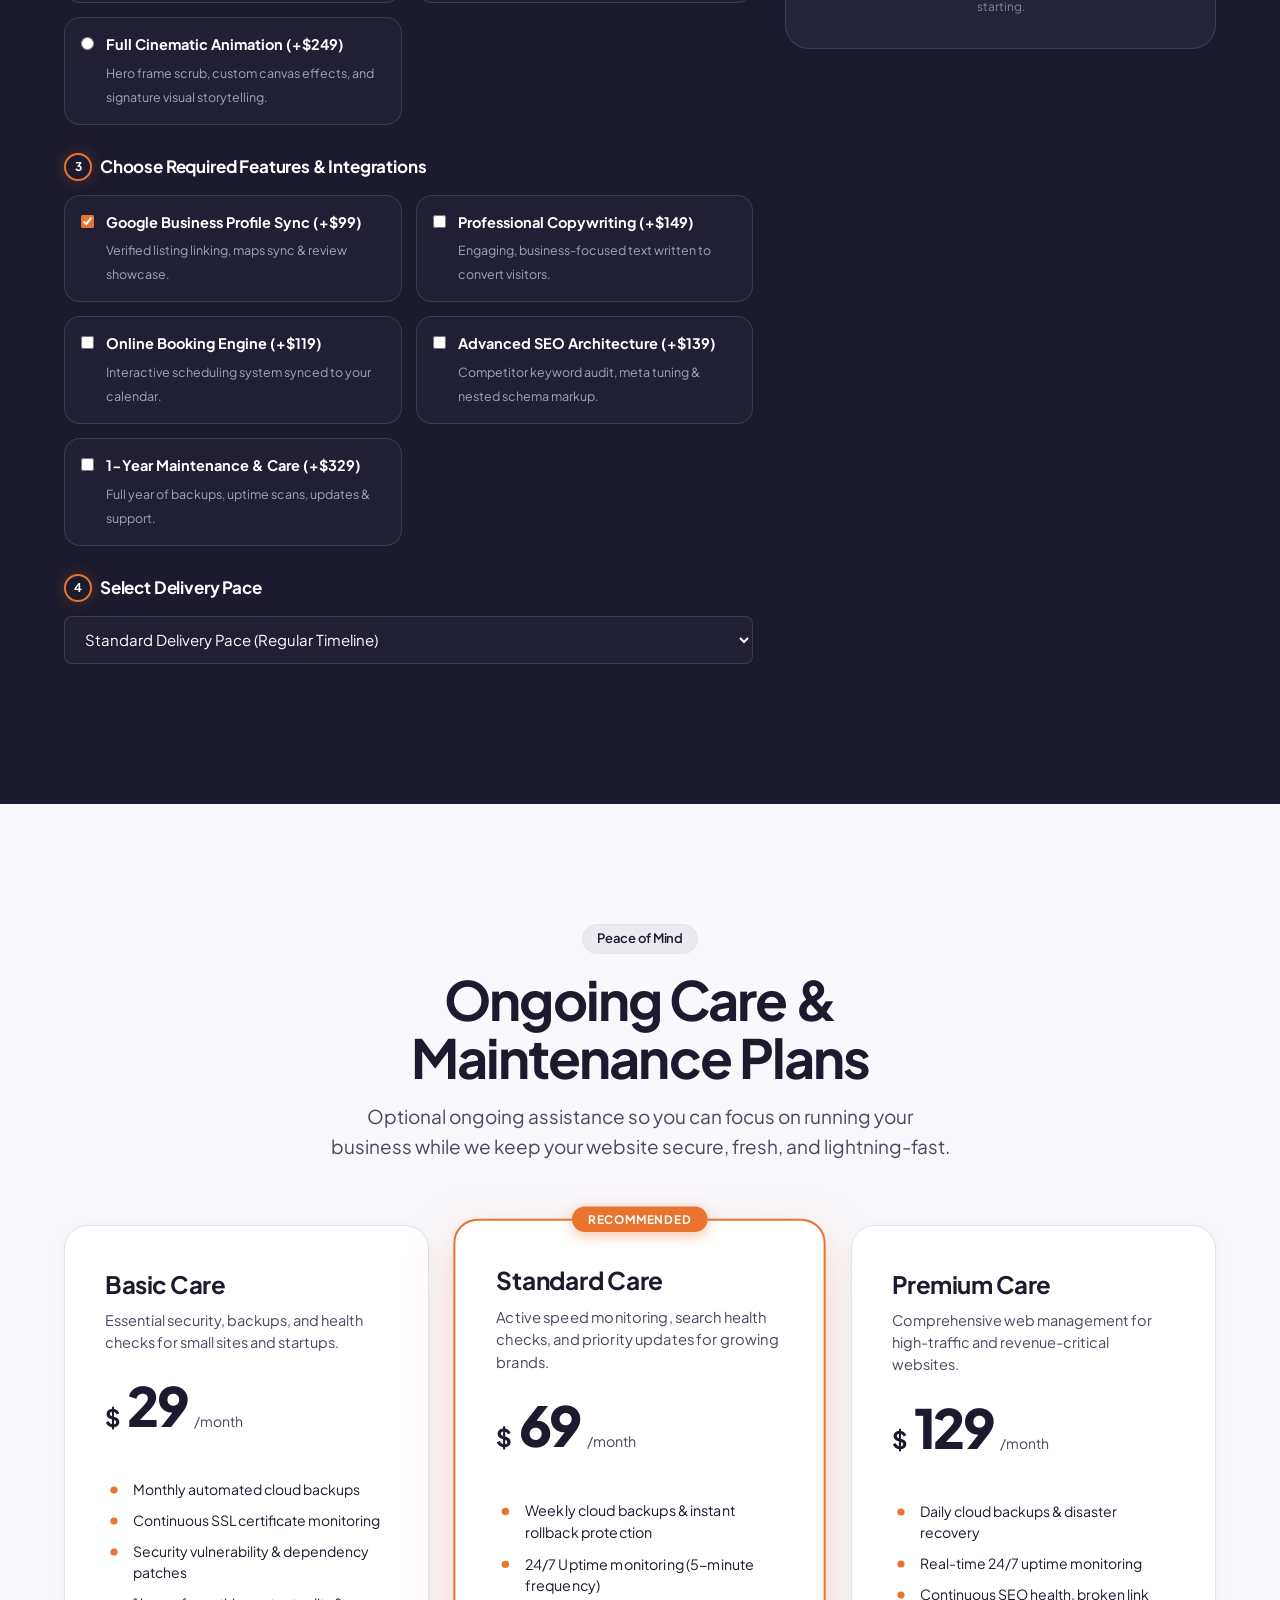
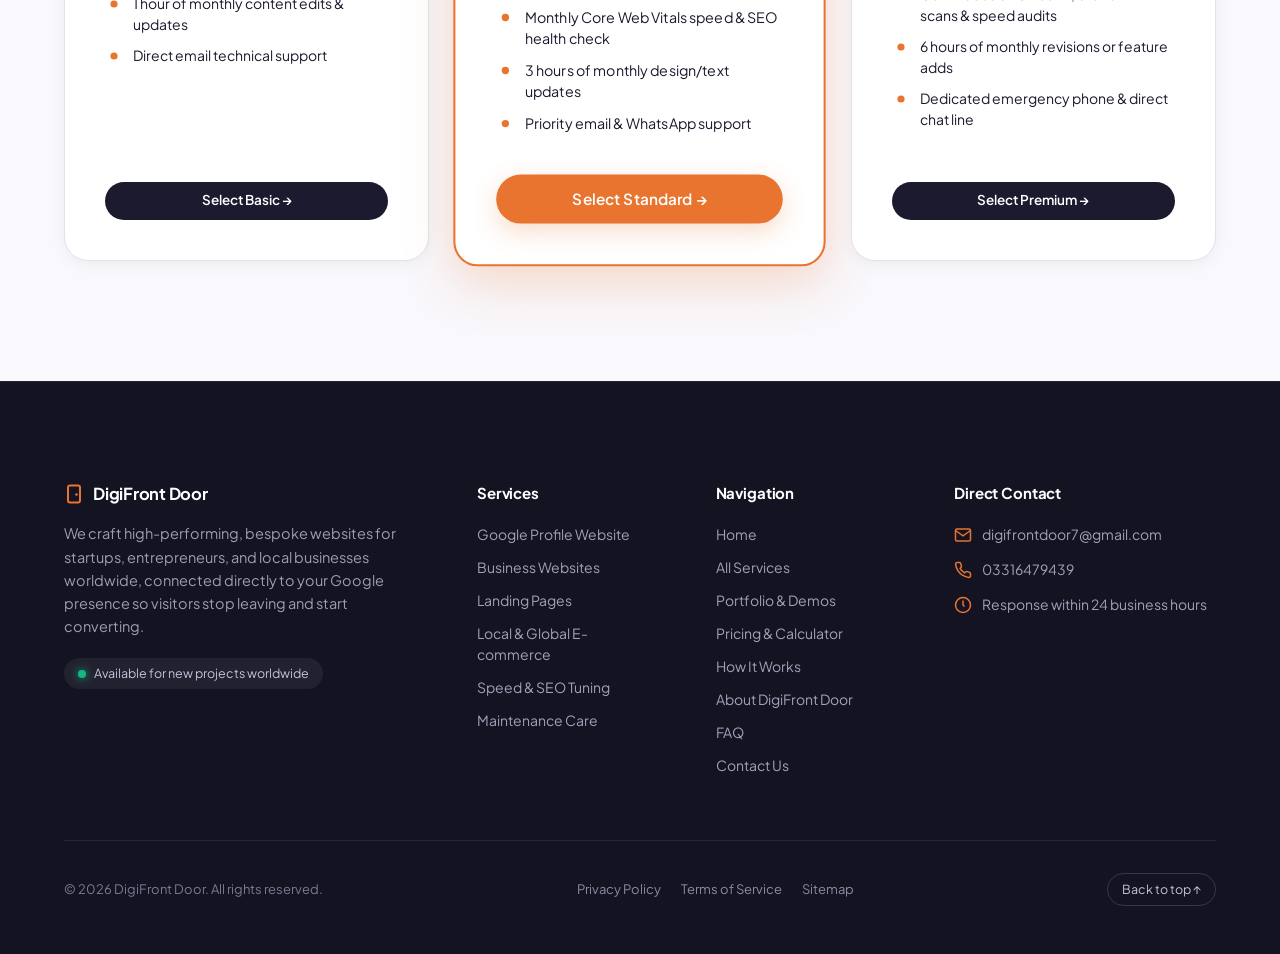
<file: pricing.html>
<!DOCTYPE html>
<html lang="en">
<head>
  <meta charset="utf-8">
  <meta name="viewport" content="width=device-width, initial-scale=1, viewport-fit=cover">
  <title>Affordable Web Development Services &amp; Transparent Pricing | DigiFront Door</title>
  <meta name="description" content="Affordable web development services with transparent upfront pricing. Choose from Starter ($249), Business ($499), or Growth ($849) packages, or estimate your custom project quote instantly.">
  <meta name="keywords" content="affordable web development services, custom website development, freelance web developer, small business website design, professional website development, animated website design, responsive website development, modern business websites, custom portfolio website design, affordable website developer for startups, website pricing">
  <meta name="author" content="DigiFront Door">
  <meta name="robots" content="index, follow">
  <link rel="canonical" href="https://zenova-affiliates.github.io/digifront-door/pricing.html">

  <!-- Open Graph / Social Media -->
  <meta property="og:type" content="website">
  <meta property="og:url" content="https://zenova-affiliates.github.io/digifront-door/pricing.html">
  <meta property="og:title" content="Affordable Web Development Services &amp; Transparent Pricing | DigiFront Door">
  <meta property="og:description" content="Clear, upfront website packages with zero recurring platform rent. Starter ($249), Business ($499), Growth ($849), and custom quote estimator.">
  <meta property="og:image" content="https://zenova-affiliates.github.io/digifront-door/frames/frame_001.webp">

  <!-- Twitter / X -->
  <meta name="twitter:card" content="summary_large_image">
  <meta name="twitter:title" content="Affordable Web Development Services | DigiFront Door Pricing">
  <meta name="twitter:description" content="Modern, fast, and search-friendly websites with transparent pricing. Explore standard packages or estimate your custom build.">
  <meta name="twitter:image" content="https://zenova-affiliates.github.io/digifront-door/frames/frame_001.webp">

  <link rel="icon" type="image/svg+xml" href="favicon.svg">
  <link rel="manifest" href="site.webmanifest">
  <link rel="preconnect" href="https://fonts.googleapis.com">
  <link rel="preconnect" href="https://fonts.gstatic.com" crossorigin>
  <link href="https://fonts.googleapis.com/css2?family=Plus+Jakarta+Sans:wght@400;500;600;700;800&display=swap" rel="stylesheet">
  <link rel="stylesheet" href="css/main.css">

  <!-- Structured Data (JSON-LD) -->
  <script type="application/ld+json">
  {
    "@context": "https://schema.org",
    "@graph": [
      {
        "@type": "WebPage",
        "@id": "https://zenova-affiliates.github.io/digifront-door/pricing.html",
        "url": "https://zenova-affiliates.github.io/digifront-door/pricing.html",
        "name": "Affordable Web Development Services & Transparent Pricing | DigiFront Door",
        "description": "Transparent website development pricing and interactive cost estimation for startups, entrepreneurs, and growing businesses worldwide.",
        "breadcrumb": {
          "@type": "BreadcrumbList",
          "itemListElement": [
            {
              "@type": "ListItem",
              "position": 1,
              "name": "Home",
              "item": "https://zenova-affiliates.github.io/digifront-door/"
            },
            {
              "@type": "ListItem",
              "position": 2,
              "name": "Pricing & Calculator",
              "item": "https://zenova-affiliates.github.io/digifront-door/pricing.html"
            }
          ]
        }
      },
      {
        "@type": "ProfessionalService",
        "@id": "https://zenova-affiliates.github.io/digifront-door/#organization",
        "name": "DigiFront Door",
        "url": "https://zenova-affiliates.github.io/digifront-door/",
        "priceRange": "$$",
        "telephone": "03316479439",
        "email": "digifrontdoor7@gmail.com",
        "hasOfferCatalog": {
          "@type": "OfferCatalog",
          "name": "Website Development Packages",
          "itemListElement": [
            {
              "@type": "Offer",
              "name": "Starter Website Package",
              "price": "249",
              "priceCurrency": "USD",
              "description": "Custom 1-3 page responsive website with search-friendly foundations, Google profile linking, and lead form."
            },
            {
              "@type": "Offer",
              "name": "Business Website Package",
              "price": "499",
              "priceCurrency": "USD",
              "description": "Comprehensive 4-7 page custom website with interactive elements, reviews sync, local SEO schema, and speed tuning."
            },
            {
              "@type": "Offer",
              "name": "Growth / Premium Website Package",
              "price": "849",
              "priceCurrency": "USD",
              "description": "High-impact 8-15 page website or catalog with custom animations, booking engine, and advanced SEO architecture."
            }
          ]
        }
      }
    ]
  }
  </script>
</head>
<body>

  <a href="#main-content" class="skip-link">Skip to main content</a>

  <!-- Navigation Pill -->
  <header class="nav" role="banner">
    <a class="logo" href="index.html" aria-label="DigiFront Door home">
      <svg viewBox="0 0 20 20" fill="none" aria-hidden="true">
        <rect x="4" y="1.5" width="12" height="17" rx="2" stroke="#e8742f" stroke-width="2"/>
        <circle cx="12.5" cy="10.5" r="1.3" fill="#e8742f"/>
      </svg>
      DigiFront Door
    </a>
    
    <nav aria-label="Primary navigation">
      <ul class="nav-links">
        <li><a href="index.html">Home</a></li>
        <li><a href="services.html">Services</a></li>
        <li><a href="projects.html">Projects</a></li>
        <li><a href="pricing.html" aria-current="page">Pricing</a></li>
        <li><a href="how-it-works.html">How It Works</a></li>
        <li><a href="about.html">About</a></li>
        <li><a href="contact.html">Contact</a></li>
      </ul>
    </nav>

    <div class="nav-actions">
      <a class="btn-dark" href="contact.html">Get started</a>
      <button class="nav-toggle" id="navToggle" type="button" aria-label="Toggle navigation menu" aria-expanded="false" aria-controls="mobileNavDrawer">
        <svg viewBox="0 0 24 24" fill="none" stroke="currentColor" stroke-width="2" stroke-linecap="round" stroke-linejoin="round">
          <line x1="3" y1="12" x2="21" y2="12"></line>
          <line x1="3" y1="6" x2="21" y2="6"></line>
          <line x1="3" y1="18" x2="21" y2="18"></line>
        </svg>
      </button>
    </div>
  </header>

  <!-- Mobile Navigation Drawer -->
  <div class="mobile-nav-overlay" id="mobileNavOverlay" aria-hidden="true"></div>
  <aside class="mobile-nav-drawer" id="mobileNavDrawer" aria-label="Mobile Navigation">
    <div>
      <div class="mobile-nav-header">
        <a class="logo" href="index.html">
          <svg viewBox="0 0 20 20" fill="none" aria-hidden="true"><rect x="4" y="1.5" width="12" height="17" rx="2" stroke="#e8742f" stroke-width="2"/><circle cx="12.5" cy="10.5" r="1.3" fill="#e8742f"/></svg>
          DigiFront Door
        </a>
        <button class="mobile-nav-close" id="navClose" type="button" aria-label="Close navigation menu">
          <svg viewBox="0 0 24 24" fill="none" stroke="currentColor" stroke-width="2" stroke-linecap="round" stroke-linejoin="round" width="20" height="20">
            <line x1="18" y1="6" x2="6" y2="18"></line>
            <line x1="6" y1="6" x2="18" y2="18"></line>
          </svg>
        </button>
      </div>
      <ul class="mobile-nav-links">
        <li><a href="index.html"><span>Home</span><span class="indicator"></span></a></li>
        <li><a href="services.html"><span>Services</span><span class="indicator"></span></a></li>
        <li><a href="projects.html"><span>Projects</span><span class="indicator"></span></a></li>
        <li><a href="pricing.html" class="active"><span>Pricing &amp; Calculator</span><span class="indicator"></span></a></li>
        <li><a href="how-it-works.html"><span>How It Works</span><span class="indicator"></span></a></li>
        <li><a href="about.html"><span>About Us</span><span class="indicator"></span></a></li>
        <li><a href="faq.html"><span>FAQ</span><span class="indicator"></span></a></li>
        <li><a href="contact.html"><span>Contact</span><span class="indicator"></span></a></li>
      </ul>
    </div>
    <div class="mobile-nav-footer">
      <a class="btn-accent" href="contact.html" style="width:100%; text-align:center;">Request a Free Quote &rarr;</a>
    </div>
  </aside>

  <!-- Hero Section -->
  <main id="main-content">
    <section class="page-hero">
      <div class="container container-narrow">
        <ul class="breadcrumbs">
          <li><a href="index.html">Home</a></li>
          <li><svg viewBox="0 0 24 24" fill="none" stroke="currentColor" stroke-width="2"><polyline points="9 18 15 12 9 6"></polyline></svg></li>
          <li aria-current="page">Pricing</li>
        </ul>
        <span class="badge badge-accent">Honest &amp; Transparent</span>
        <h1>Affordable Web Development Services. Clear One-Time Pricing.</h1>
        <p class="lead">Select a package below or use our interactive custom quote estimator to calculate an exact project investment. You own 100% of your website code with zero recurring platform rent.</p>
        <div class="hero-cta">
          <a class="btn-accent" href="#calculator">Build Custom Estimate &darr;</a>
          <a class="btn-ghost" href="#packages">View Standard Plans</a>
        </div>
      </div>
    </section>

    <!-- Standard Website Packages -->
    <section class="section section-light" id="packages">
      <div class="container">
        <div class="section-header">
          <span class="badge badge-light">Affordable Web Development</span>
          <h2 class="section-title">Premium Websites. Prices That Make Sense.</h2>
          <p class="section-subtitle">From simple business websites to unforgettable animated experiences, choose a solution that fits your goals and budget.</p>
        </div>

        <div class="pricing-grid">
          <!-- Starter Package -->
          <div class="card card-light pricing-card">
            <h3 class="pricing-name">Starter Website</h3>
            <p class="pricing-desc">Perfect for startups, solo specialists, and local businesses establishing an immediate, credible online presence.</p>
            <div class="pricing-price-wrap">
              <span class="pricing-currency">$</span>
              <span class="pricing-amount">249</span>
              <span class="pricing-period">one-time USD</span>
            </div>
            <ul class="card-feature-list">
              <li><svg viewBox="0 0 20 20" fill="currentColor"><circle cx="10" cy="10" r="4"/></svg> 1 to 3 custom responsive pages</li>
              <li><svg viewBox="0 0 20 20" fill="currentColor"><circle cx="10" cy="10" r="4"/></svg> Looks stunning on every device, from smartphones to desktops</li>
              <li><svg viewBox="0 0 20 20" fill="currentColor"><circle cx="10" cy="10" r="4"/></svg> Built with search-friendly foundations to help customers discover your business</li>
              <li><svg viewBox="0 0 20 20" fill="currentColor"><circle cx="10" cy="10" r="4"/></svg> Google Business Profile link integration &amp; click-to-call directions</li>
              <li><svg viewBox="0 0 20 20" fill="currentColor"><circle cx="10" cy="10" r="4"/></svg> Direct inquiry contact form sent straight to your email</li>
              <li><svg viewBox="0 0 20 20" fill="currentColor"><circle cx="10" cy="10" r="4"/></svg> 2 rounds of design revisions included</li>
              <li><svg viewBox="0 0 20 20" fill="currentColor"><circle cx="10" cy="10" r="4"/></svg> 5 to 7 business days delivery</li>
              <li><svg viewBox="0 0 20 20" fill="currentColor"><circle cx="10" cy="10" r="4"/></svg> Free SSL security setup &amp; domain configuration guidance</li>
            </ul>
            <div style="margin-top: auto; padding-top: 20px;">
              <a href="contact.html?package=Starter%20Website&amp;est=$249" class="btn-dark" style="width:100%; text-align:center;">Launch My Website &rarr;</a>
            </div>
          </div>

          <!-- Business Package (Recommended) -->
          <div class="card card-light pricing-card is-popular">
            <span class="pricing-popular-badge">Recommended</span>
            <h3 class="pricing-name">Business Website</h3>
            <p class="pricing-desc">Tailored for growing businesses, clinics, and service firms ready to outpace competitors and convert visitors into clients.</p>
            <div class="pricing-price-wrap">
              <span class="pricing-currency">$</span>
              <span class="pricing-amount">499</span>
              <span class="pricing-period">one-time USD</span>
            </div>
            <ul class="card-feature-list">
              <li><svg viewBox="0 0 20 20" fill="currentColor"><circle cx="10" cy="10" r="4"/></svg> 4 to 7 custom responsive pages</li>
              <li><svg viewBox="0 0 20 20" fill="currentColor"><circle cx="10" cy="10" r="4"/></svg> Looks stunning on every device, from smartphones to desktops</li>
              <li><svg viewBox="0 0 20 20" fill="currentColor"><circle cx="10" cy="10" r="4"/></svg> Full Google Maps &amp; verified reviews showcase integration</li>
              <li><svg viewBox="0 0 20 20" fill="currentColor"><circle cx="10" cy="10" r="4"/></svg> Advanced schema markup (LocalBusiness JSON-LD) for rich search snippets</li>
              <li><svg viewBox="0 0 20 20" fill="currentColor"><circle cx="10" cy="10" r="4"/></svg> Smooth, interactive animations that make your brand memorable</li>
              <li><svg viewBox="0 0 20 20" fill="currentColor"><circle cx="10" cy="10" r="4"/></svg> Core Web Vitals speed optimization for lightning-fast (<1s) page loads</li>
              <li><svg viewBox="0 0 20 20" fill="currentColor"><circle cx="10" cy="10" r="4"/></svg> 3 rounds of design revisions included</li>
              <li><svg viewBox="0 0 20 20" fill="currentColor"><circle cx="10" cy="10" r="4"/></svg> 10 to 14 business days delivery</li>
              <li><svg viewBox="0 0 20 20" fill="currentColor"><circle cx="10" cy="10" r="4"/></svg> 14-day post-launch technical warranty &amp; support</li>
            </ul>
            <div style="margin-top: auto; padding-top: 20px;">
              <a href="contact.html?package=Business%20Website&amp;est=$499" class="btn-accent" style="width:100%; text-align:center;">Grow My Business &rarr;</a>
            </div>
          </div>

          <!-- Premium / Growth -->
          <div class="card card-light pricing-card">
            <h3 class="pricing-name">Growth / Premium</h3>
            <p class="pricing-desc">For ambitious companies requiring custom interactions, extensive catalogs, online booking, or e-commerce.</p>
            <div class="pricing-price-wrap">
              <span class="pricing-currency">$</span>
              <span class="pricing-amount">849</span>
              <span class="pricing-period">starting at USD</span>
            </div>
            <ul class="card-feature-list">
              <li><svg viewBox="0 0 20 20" fill="currentColor"><circle cx="10" cy="10" r="4"/></svg> 8 to 15 custom pages or extensive service/product catalog</li>
              <li><svg viewBox="0 0 20 20" fill="currentColor"><circle cx="10" cy="10" r="4"/></svg> Looks stunning on every device, from smartphones to desktops</li>
              <li><svg viewBox="0 0 20 20" fill="currentColor"><circle cx="10" cy="10" r="4"/></svg> Bespoke animated website design &amp; cinematic scroll interactions</li>
              <li><svg viewBox="0 0 20 20" fill="currentColor"><circle cx="10" cy="10" r="4"/></svg> Online booking engine or customized storefront checkout</li>
              <li><svg viewBox="0 0 20 20" fill="currentColor"><circle cx="10" cy="10" r="4"/></svg> Comprehensive technical SEO architecture &amp; schema nesting</li>
              <li><svg viewBox="0 0 20 20" fill="currentColor"><circle cx="10" cy="10" r="4"/></svg> Unlimited revisions during active design phase</li>
              <li><svg viewBox="0 0 20 20" fill="currentColor"><circle cx="10" cy="10" r="4"/></svg> Priority development queue with 2 to 3 weeks delivery</li>
              <li><svg viewBox="0 0 20 20" fill="currentColor"><circle cx="10" cy="10" r="4"/></svg> 30-day post-launch priority support &amp; handover consultation</li>
            </ul>
            <div style="margin-top: auto; padding-top: 20px;">
              <a href="contact.html?package=Premium%20Website&amp;est=$849" class="btn-dark" style="width:100%; text-align:center;">Let's Build Yours &rarr;</a>
            </div>
          </div>
        </div>

        <div style="margin-top: 32px; padding: 18px 24px; background: var(--light-surface); border-radius: var(--radius-md); font-size: 13.5px; color: var(--muted); text-align: center; border: 1px solid var(--light-border);">
          <strong>Transparent Pricing Guarantee:</strong> All prices shown are transparent, one-time investments with zero recurring platform rent or hidden fees. You own 100% of your source code and assets. Third-party costs such as domain registration (typically $10–$15/year) and cloud hosting ($0–$5/month) are paid directly to your chosen provider with our complete setup guidance.
        </div>
      </div>
    </section>

    <!-- UPGRADED CUSTOM WEBSITE PLAN & INTERACTIVE ESTIMATOR -->
    <section class="section section-dark" id="calculator">
      <div class="container">
        <div class="section-header">
          <span class="badge badge-accent">Custom Website Plan</span>
          <h2 class="section-title">Your Vision. Your Website. Your Budget.</h2>
          <p class="section-subtitle">Need something unique? Tell me what you're building, which features you need, and the experience you want to create. I'll help you find the right solution.</p>
        </div>

        <form id="quoteCalculatorForm" class="quote-calculator-layout">
          <!-- Selection Column -->
          <div>
            <!-- Step 1: Website Foundation -->
            <div style="margin-bottom: 28px;">
              <h3 class="calc-section-title">
                <span class="timeline-num" style="width:28px; height:28px; font-size:12px;">1</span>
                <span>Select Website Foundation &amp; Size</span>
              </h3>
              <div class="calc-options-grid">
                <label class="calc-choice-card">
                  <input type="radio" name="quote_package" value="starter">
                  <div class="calc-choice-body">
                    <strong>Starter Website (1-3 Pages)</strong>
                    <span>Fast single or 3-page site with Google profile link. Base $249.</span>
                  </div>
                </label>

                <label class="calc-choice-card">
                  <input type="radio" name="quote_package" value="business" checked>
                  <div class="calc-choice-body">
                    <strong>Business Website (4-7 Pages)</strong>
                    <span>Recommended for most businesses &amp; clinics. Base $499.</span>
                  </div>
                </label>

                <label class="calc-choice-card">
                  <input type="radio" name="quote_package" value="growth">
                  <div class="calc-choice-body">
                    <strong>Growth / Premium (8-15 Pages)</strong>
                    <span>Comprehensive portal with advanced layouts. Base $849.</span>
                  </div>
                </label>

                <label class="calc-choice-card">
                  <input type="radio" name="quote_package" value="ecommerce">
                  <div class="calc-choice-body">
                    <strong>E-commerce Storefront</strong>
                    <span>Product catalog, cart drawer &amp; checkout. Base $1,099.</span>
                  </div>
                </label>
              </div>
            </div>

            <!-- Step 2: Animation & Experience Level -->
            <div style="margin-bottom: 28px;">
              <h3 class="calc-section-title">
                <span class="timeline-num" style="width:28px; height:28px; font-size:12px;">2</span>
                <span>Select Animation &amp; Experience Level</span>
              </h3>
              <div class="calc-options-grid">
                <label class="calc-choice-card">
                  <input type="radio" name="quote_animation" value="clean" checked>
                  <div class="calc-choice-body">
                    <strong>Clean &amp; Minimal (Included)</strong>
                    <span>Smooth, fast CSS transitions and accessible responsive layouts.</span>
                  </div>
                </label>

                <label class="calc-choice-card">
                  <input type="radio" name="quote_animation" value="interactive">
                  <div class="calc-choice-body">
                    <strong>Interactive Micro-interactions (+$129)</strong>
                    <span>Subtle hover effects, scroll triggers, and dynamic bento elements.</span>
                  </div>
                </label>

                <label class="calc-choice-card">
                  <input type="radio" name="quote_animation" value="cinematic">
                  <div class="calc-choice-body">
                    <strong>Full Cinematic Animation (+$249)</strong>
                    <span>Hero frame scrub, custom canvas effects, and signature visual storytelling.</span>
                  </div>
                </label>
              </div>
            </div>

            <!-- Step 3: Required Add-ons & Functionality -->
            <div style="margin-bottom: 28px;">
              <h3 class="calc-section-title">
                <span class="timeline-num" style="width:28px; height:28px; font-size:12px;">3</span>
                <span>Choose Required Features &amp; Integrations</span>
              </h3>
              <div class="calc-options-grid">
                <label class="calc-choice-card">
                  <input type="checkbox" name="quote_addons" value="google-profile" checked>
                  <div class="calc-choice-body">
                    <strong>Google Business Profile Sync (+$99)</strong>
                    <span>Verified listing linking, maps sync &amp; review showcase.</span>
                  </div>
                </label>

                <label class="calc-choice-card">
                  <input type="checkbox" name="quote_addons" value="copywriting">
                  <div class="calc-choice-body">
                    <strong>Professional Copywriting (+$149)</strong>
                    <span>Engaging, business-focused text written to convert visitors.</span>
                  </div>
                </label>

                <label class="calc-choice-card">
                  <input type="checkbox" name="quote_addons" value="booking">
                  <div class="calc-choice-body">
                    <strong>Online Booking Engine (+$119)</strong>
                    <span>Interactive scheduling system synced to your calendar.</span>
                  </div>
                </label>

                <label class="calc-choice-card">
                  <input type="checkbox" name="quote_addons" value="seo">
                  <div class="calc-choice-body">
                    <strong>Advanced SEO Architecture (+$139)</strong>
                    <span>Competitor keyword audit, meta tuning &amp; nested schema markup.</span>
                  </div>
                </label>

                <label class="calc-choice-card">
                  <input type="checkbox" name="quote_addons" value="maintenance">
                  <div class="calc-choice-body">
                    <strong>1-Year Maintenance &amp; Care (+$329)</strong>
                    <span>Full year of backups, uptime scans, updates &amp; support.</span>
                  </div>
                </label>
              </div>
            </div>

            <!-- Step 4: Timeline -->
            <div>
              <h3 class="calc-section-title">
                <span class="timeline-num" style="width:28px; height:28px; font-size:12px;">4</span>
                <span>Select Delivery Pace</span>
              </h3>
              <div class="form-group">
                <select name="quote_timeline" class="form-control" style="background:#201f35; border-color:var(--night-border); color:#fff;">
                  <option value="standard">Standard Delivery Pace (Regular Timeline)</option>
                  <option value="rush">Express Delivery (Priority Sprint +25%)</option>
                </select>
              </div>
            </div>
          </div>

          <!-- Sticky Summary Card -->
          <div>
            <div class="calc-summary-sticky">
              <span class="badge badge-accent">Live Project Estimate</span>
              <div class="calc-summary-total">
                <div style="font-size:13px; color:#a4a2be; text-transform:uppercase; letter-spacing:0.05em; font-weight:600;">Estimated Investment</div>
                <div class="calc-price-large" id="calcTotalEstimate">$598</div>
                <div style="font-size:13.5px; color:#b7b5ce; margin-top:4px;">Estimated Turnaround: <strong id="calcDeliveryTimeline" style="color:#fff;">10-14 Days</strong></div>
              </div>

              <div style="font-size:14px; font-weight:700; margin-bottom:10px; color:#fff;">Selected Configuration:</div>
              <div style="font-size:14.5px; font-weight:600; color:#e8742f; margin-bottom:12px;" id="calcSelectedPackage">Business Website (4-7 Pages)</div>
              
              <ul class="calc-breakdown-list" id="calcSelectedAddons">
                <!-- Populated dynamically via JS -->
              </ul>

              <a id="calcRequestQuoteBtn" href="contact.html" class="btn-accent" style="width:100%; text-align:center;">Request This Quote &rarr;</a>
              
              <p style="font-size:12px; color:#85839d; margin-top:14px; line-height:1.5; text-align:center;">
                Carries your exact configuration directly to our inquiry form. Estimates are initial guidelines—we confirm all details before starting.
              </p>
            </div>
          </div>
        </form>
      </div>
    </section>

    <!-- Maintenance Care Plans -->
    <section class="section section-light" id="maintenance-plans">
      <div class="container">
        <div class="section-header">
          <span class="badge badge-light">Peace of Mind</span>
          <h2 class="section-title">Ongoing Care &amp; Maintenance Plans</h2>
          <p class="section-subtitle">Optional ongoing assistance so you can focus on running your business while we keep your website secure, fresh, and lightning-fast.</p>
        </div>

        <div class="pricing-grid">
          <!-- Basic Care -->
          <div class="card card-light pricing-card">
            <h3 class="pricing-name">Basic Care</h3>
            <p class="pricing-desc">Essential security, backups, and health checks for small sites and startups.</p>
            <div class="pricing-price-wrap">
              <span class="pricing-currency">$</span>
              <span class="pricing-amount">29</span>
              <span class="pricing-period">/month</span>
            </div>
            <ul class="card-feature-list">
              <li><svg viewBox="0 0 20 20" fill="currentColor"><circle cx="10" cy="10" r="4"/></svg> Monthly automated cloud backups</li>
              <li><svg viewBox="0 0 20 20" fill="currentColor"><circle cx="10" cy="10" r="4"/></svg> Continuous SSL certificate monitoring</li>
              <li><svg viewBox="0 0 20 20" fill="currentColor"><circle cx="10" cy="10" r="4"/></svg> Security vulnerability &amp; dependency patches</li>
              <li><svg viewBox="0 0 20 20" fill="currentColor"><circle cx="10" cy="10" r="4"/></svg> 1 hour of monthly content edits &amp; updates</li>
              <li><svg viewBox="0 0 20 20" fill="currentColor"><circle cx="10" cy="10" r="4"/></svg> Direct email technical support</li>
            </ul>
            <div style="margin-top:auto; padding-top:20px;">
              <a href="contact.html?service=Basic%20Maintenance&amp;est=$29/mo" class="btn-dark" style="width:100%; text-align:center;">Select Basic &rarr;</a>
            </div>
          </div>

          <!-- Standard Care (Recommended) -->
          <div class="card card-light pricing-card is-popular">
            <span class="pricing-popular-badge">Recommended</span>
            <h3 class="pricing-name">Standard Care</h3>
            <p class="pricing-desc">Active speed monitoring, search health checks, and priority updates for growing brands.</p>
            <div class="pricing-price-wrap">
              <span class="pricing-currency">$</span>
              <span class="pricing-amount">69</span>
              <span class="pricing-period">/month</span>
            </div>
            <ul class="card-feature-list">
              <li><svg viewBox="0 0 20 20" fill="currentColor"><circle cx="10" cy="10" r="4"/></svg> Weekly cloud backups &amp; instant rollback protection</li>
              <li><svg viewBox="0 0 20 20" fill="currentColor"><circle cx="10" cy="10" r="4"/></svg> 24/7 Uptime monitoring (5-minute frequency)</li>
              <li><svg viewBox="0 0 20 20" fill="currentColor"><circle cx="10" cy="10" r="4"/></svg> Monthly Core Web Vitals speed &amp; SEO health check</li>
              <li><svg viewBox="0 0 20 20" fill="currentColor"><circle cx="10" cy="10" r="4"/></svg> 3 hours of monthly design/text updates</li>
              <li><svg viewBox="0 0 20 20" fill="currentColor"><circle cx="10" cy="10" r="4"/></svg> Priority email &amp; WhatsApp support</li>
            </ul>
            <div style="margin-top:auto; padding-top:20px;">
              <a href="contact.html?service=Standard%20Maintenance&amp;est=$69/mo" class="btn-accent" style="width:100%; text-align:center;">Select Standard &rarr;</a>
            </div>
          </div>

          <!-- Premium Care -->
          <div class="card card-light pricing-card">
            <h3 class="pricing-name">Premium Care</h3>
            <p class="pricing-desc">Comprehensive web management for high-traffic and revenue-critical websites.</p>
            <div class="pricing-price-wrap">
              <span class="pricing-currency">$</span>
              <span class="pricing-amount">129</span>
              <span class="pricing-period">/month</span>
            </div>
            <ul class="card-feature-list">
              <li><svg viewBox="0 0 20 20" fill="currentColor"><circle cx="10" cy="10" r="4"/></svg> Daily cloud backups &amp; disaster recovery</li>
              <li><svg viewBox="0 0 20 20" fill="currentColor"><circle cx="10" cy="10" r="4"/></svg> Real-time 24/7 uptime monitoring</li>
              <li><svg viewBox="0 0 20 20" fill="currentColor"><circle cx="10" cy="10" r="4"/></svg> Continuous SEO health, broken link scans &amp; speed audits</li>
              <li><svg viewBox="0 0 20 20" fill="currentColor"><circle cx="10" cy="10" r="4"/></svg> 6 hours of monthly revisions or feature adds</li>
              <li><svg viewBox="0 0 20 20" fill="currentColor"><circle cx="10" cy="10" r="4"/></svg> Dedicated emergency phone &amp; direct chat line</li>
            </ul>
            <div style="margin-top:auto; padding-top:20px;">
              <a href="contact.html?service=Premium%20Maintenance&amp;est=$129/mo" class="btn-dark" style="width:100%; text-align:center;">Select Premium &rarr;</a>
            </div>
          </div>
        </div>
      </div>
    </section>
  </main>

  <!-- Global Footer -->
  <footer class="footer" role="contentinfo">
    <div class="container">
      <div class="footer-grid">
        <div class="footer-brand">
          <a class="logo" href="index.html" style="color: #fff;">
            <svg viewBox="0 0 20 20" fill="none" aria-hidden="true">
              <rect x="4" y="1.5" width="12" height="17" rx="2" stroke="#e8742f" stroke-width="2"/>
              <circle cx="12.5" cy="10.5" r="1.3" fill="#e8742f"/>
            </svg>
            DigiFront Door
          </a>
          <p>We craft high-performing, bespoke websites for startups, entrepreneurs, and local businesses worldwide, connected directly to your Google presence so visitors stop leaving and start converting.</p>
          <div class="footer-status">
            <span class="status-dot"></span>
            <span>Available for new projects worldwide</span>
          </div>
        </div>

        <div class="footer-col">
          <h4>Services</h4>
          <ul class="footer-links">
            <li><a href="services.html#google-integration">Google Profile Website</a></li>
            <li><a href="services.html#custom-business">Business Websites</a></li>
            <li><a href="services.html#landing-pages">Landing Pages</a></li>
            <li><a href="services.html#ecommerce">Local &amp; Global E-commerce</a></li>
            <li><a href="services.html#speed-seo">Speed &amp; SEO Tuning</a></li>
            <li><a href="services.html#maintenance">Maintenance Care</a></li>
          </ul>
        </div>

        <div class="footer-col">
          <h4>Navigation</h4>
          <ul class="footer-links">
            <li><a href="index.html">Home</a></li>
            <li><a href="services.html">All Services</a></li>
            <li><a href="projects.html">Portfolio &amp; Demos</a></li>
            <li><a href="pricing.html" class="active">Pricing &amp; Calculator</a></li>
            <li><a href="how-it-works.html">How It Works</a></li>
            <li><a href="about.html">About DigiFront Door</a></li>
            <li><a href="faq.html">FAQ</a></li>
            <li><a href="contact.html">Contact Us</a></li>
          </ul>
        </div>

        <div class="footer-col">
          <h4>Direct Contact</h4>
          <ul class="footer-contact-list">
            <li class="footer-contact-item">
              <svg viewBox="0 0 24 24" fill="none" stroke="currentColor" stroke-width="2"><path d="M4 4h16c1.1 0 2 .9 2 2v12c0 1.1-.9 2-2 2H4c-1.1 0-2-.9-2-2V6c0-1.1.9-2 2-2z"></path><polyline points="22,6 12,13 2,6"></polyline></svg>
              <a href="mailto:digifrontdoor7@gmail.com">digifrontdoor7@gmail.com</a>
            </li>
            <li class="footer-contact-item">
              <svg viewBox="0 0 24 24" fill="none" stroke="currentColor" stroke-width="2"><path d="M22 16.92v3a2 2 0 0 1-2.18 2 19.79 19.79 0 0 1-8.63-3.07 19.5 19.5 0 0 1-6-6 19.79 19.79 0 0 1-3.07-8.67A2 2 0 0 1 4.11 2h3a2 2 0 0 1 2 1.72 12.84 12.84 0 0 0 .7 2.81 2 2 0 0 1-.45 2.11L8.09 9.91a16 16 0 0 0 6 6l1.27-1.27a2 2 0 0 1 2.11-.45 12.84 12.84 0 0 0 2.81.7A2 2 0 0 1 22 16.92z"></path></svg>
              <a href="tel:03316479439">03316479439</a>
            </li>
            <li class="footer-contact-item">
              <svg viewBox="0 0 24 24" fill="none" stroke="currentColor" stroke-width="2"><circle cx="12" cy="12" r="10"></circle><polyline points="12 6 12 12 14 14"></polyline></svg>
              <span>Response within 24 business hours</span>
            </li>
          </ul>
        </div>
      </div>

      <div class="footer-bottom">
        <div>&copy; <span class="current-year">2026</span> DigiFront Door. All rights reserved.</div>
        <div class="footer-legal-links">
          <a href="privacy.html">Privacy Policy</a>
          <a href="terms.html">Terms of Service</a>
          <a href="sitemap.xml">Sitemap</a>
        </div>
        <button class="btn-back-to-top" id="backToTop" type="button" aria-label="Back to top">
          Back to top &uarr;
        </button>
      </div>
    </div>
  </footer>

  <script src="js/main.js"></script>
  <script src="js/quote-calculator.js"></script>
</body>
</html>
</file>
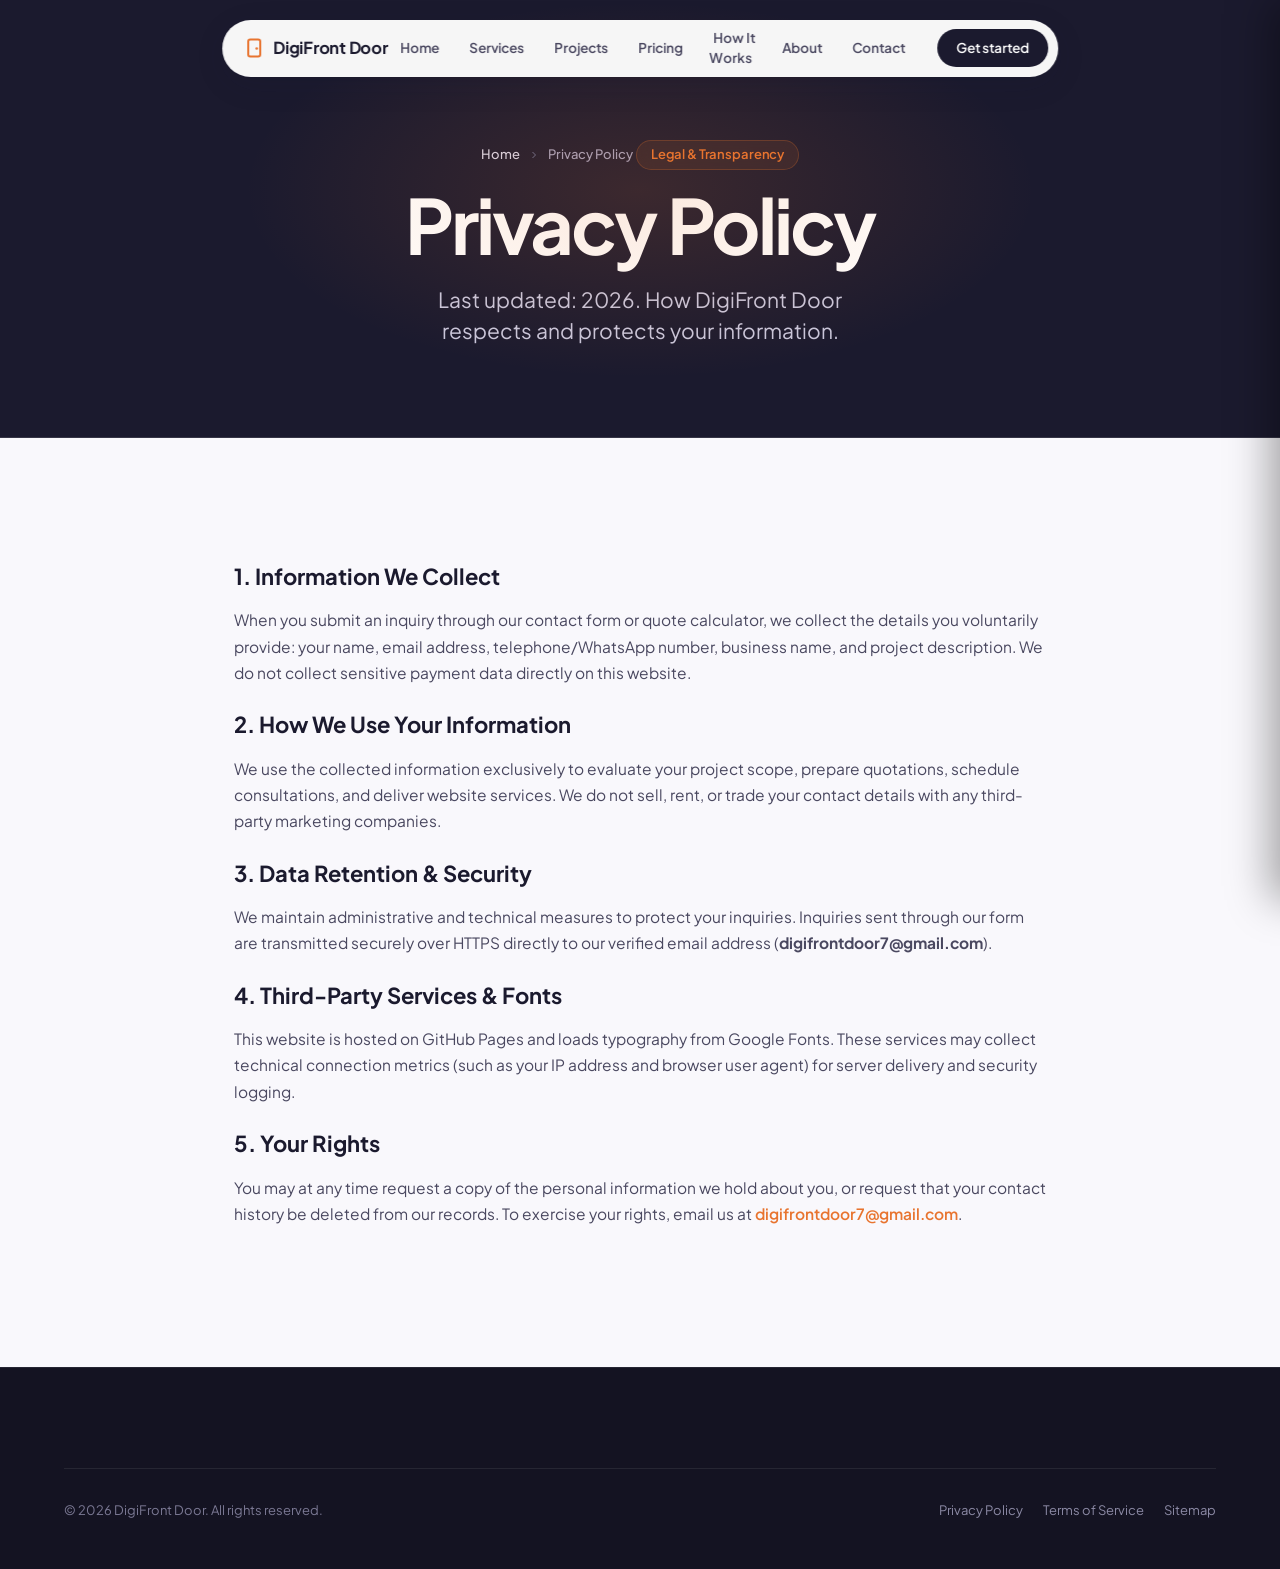
<file: privacy.html>
<!DOCTYPE html>
<html lang="en">
<head>
  <meta charset="utf-8">
  <meta name="viewport" content="width=device-width, initial-scale=1, viewport-fit=cover">
  <title>Privacy Policy | DigiFront Door</title>
  <meta name="description" content="DigiFront Door privacy policy regarding client data handling, inquiries, cookies, and protection.">
  <meta name="robots" content="noindex, follow">
  <link rel="canonical" href="https://zenova-affiliates.github.io/digifront-door/privacy.html">

  <link rel="icon" type="image/svg+xml" href="favicon.svg">
  <link rel="manifest" href="site.webmanifest">
  <link rel="preconnect" href="https://fonts.googleapis.com">
  <link rel="preconnect" href="https://fonts.gstatic.com" crossorigin>
  <link href="https://fonts.googleapis.com/css2?family=Plus+Jakarta+Sans:wght@400;500;600;700;800&display=swap" rel="stylesheet">
  <link rel="stylesheet" href="css/main.css">
</head>
<body>

  <a href="#main-content" class="skip-link">Skip to main content</a>

  <!-- Navigation Pill -->
  <header class="nav" role="banner">
    <a class="logo" href="index.html" aria-label="DigiFront Door home">
      <svg viewBox="0 0 20 20" fill="none" aria-hidden="true">
        <rect x="4" y="1.5" width="12" height="17" rx="2" stroke="#e8742f" stroke-width="2"/>
        <circle cx="12.5" cy="10.5" r="1.3" fill="#e8742f"/>
      </svg>
      DigiFront Door
    </a>
    
    <nav aria-label="Primary navigation">
      <ul class="nav-links">
        <li><a href="index.html">Home</a></li>
        <li><a href="services.html">Services</a></li>
        <li><a href="projects.html">Projects</a></li>
        <li><a href="pricing.html">Pricing</a></li>
        <li><a href="how-it-works.html">How It Works</a></li>
        <li><a href="about.html">About</a></li>
        <li><a href="contact.html">Contact</a></li>
      </ul>
    </nav>

    <div class="nav-actions">
      <a class="btn-dark" href="contact.html">Get started</a>
      <button class="nav-toggle" id="navToggle" type="button" aria-label="Toggle navigation menu" aria-expanded="false" aria-controls="mobileNavDrawer">
        <svg viewBox="0 0 24 24" fill="none" stroke="currentColor" stroke-width="2" stroke-linecap="round" stroke-linejoin="round">
          <line x1="3" y1="12" x2="21" y2="12"></line>
          <line x1="3" y1="6" x2="21" y2="6"></line>
          <line x1="3" y1="18" x2="21" y2="18"></line>
        </svg>
      </button>
    </div>
  </header>

  <!-- Mobile Navigation Drawer -->
  <div class="mobile-nav-overlay" id="mobileNavOverlay" aria-hidden="true"></div>
  <aside class="mobile-nav-drawer" id="mobileNavDrawer" aria-label="Mobile Navigation">
    <div>
      <div class="mobile-nav-header">
        <a class="logo" href="index.html">
          <svg viewBox="0 0 20 20" fill="none" aria-hidden="true"><rect x="4" y="1.5" width="12" height="17" rx="2" stroke="#e8742f" stroke-width="2"/><circle cx="12.5" cy="10.5" r="1.3" fill="#e8742f"/></svg>
          DigiFront Door
        </a>
        <button class="mobile-nav-close" id="navClose" type="button" aria-label="Close navigation menu">
          <svg viewBox="0 0 24 24" fill="none" stroke="currentColor" stroke-width="2" stroke-linecap="round" stroke-linejoin="round" width="20" height="20">
            <line x1="18" y1="6" x2="6" y2="18"></line>
            <line x1="6" y1="6" x2="18" y2="18"></line>
          </svg>
        </button>
      </div>
      <ul class="mobile-nav-links">
        <li><a href="index.html"><span>Home</span><span class="indicator"></span></a></li>
        <li><a href="services.html"><span>Services</span><span class="indicator"></span></a></li>
        <li><a href="projects.html"><span>Projects</span><span class="indicator"></span></a></li>
        <li><a href="pricing.html"><span>Pricing &amp; Calculator</span><span class="indicator"></span></a></li>
        <li><a href="how-it-works.html"><span>How It Works</span><span class="indicator"></span></a></li>
        <li><a href="about.html"><span>About Us</span><span class="indicator"></span></a></li>
        <li><a href="faq.html"><span>FAQ</span><span class="indicator"></span></a></li>
        <li><a href="contact.html"><span>Contact</span><span class="indicator"></span></a></li>
      </ul>
    </div>
    <div class="mobile-nav-footer">
      <a class="btn-accent" href="contact.html" style="width:100%; text-align:center;">Request a Free Quote &rarr;</a>
    </div>
  </aside>

  <!-- Hero Section -->
  <main id="main-content">
    <section class="page-hero">
      <div class="container container-narrow">
        <ul class="breadcrumbs">
          <li><a href="index.html">Home</a></li>
          <li><svg viewBox="0 0 24 24" fill="none" stroke="currentColor" stroke-width="2"><polyline points="9 18 15 12 9 6"></polyline></svg></li>
          <li aria-current="page">Privacy Policy</li>
        </ul>
        <span class="badge badge-accent">Legal &amp; Transparency</span>
        <h1>Privacy Policy</h1>
        <p class="lead">Last updated: 2026. How DigiFront Door respects and protects your information.</p>
      </div>
    </section>

    <!-- Policy Content -->
    <section class="section section-light">
      <div class="container container-narrow" style="font-size: 15.5px; line-height: 1.7; color: var(--ink);">
        
        <h2 style="font-size: 22px; font-weight: 700; margin-bottom: 12px;">1. Information We Collect</h2>
        <p style="margin-bottom: 20px; color: var(--muted);">
          When you submit an inquiry through our contact form or quote calculator, we collect the details you voluntarily provide: your name, email address, telephone/WhatsApp number, business name, and project description. We do not collect sensitive payment data directly on this website.
        </p>

        <h2 style="font-size: 22px; font-weight: 700; margin-bottom: 12px;">2. How We Use Your Information</h2>
        <p style="margin-bottom: 20px; color: var(--muted);">
          We use the collected information exclusively to evaluate your project scope, prepare quotations, schedule consultations, and deliver website services. We do not sell, rent, or trade your contact details with any third-party marketing companies.
        </p>

        <h2 style="font-size: 22px; font-weight: 700; margin-bottom: 12px;">3. Data Retention &amp; Security</h2>
        <p style="margin-bottom: 20px; color: var(--muted);">
          We maintain administrative and technical measures to protect your inquiries. Inquiries sent through our form are transmitted securely over HTTPS directly to our verified email address (<strong>digifrontdoor7@gmail.com</strong>).
        </p>

        <h2 style="font-size: 22px; font-weight: 700; margin-bottom: 12px;">4. Third-Party Services &amp; Fonts</h2>
        <p style="margin-bottom: 20px; color: var(--muted);">
          This website is hosted on GitHub Pages and loads typography from Google Fonts. These services may collect technical connection metrics (such as your IP address and browser user agent) for server delivery and security logging.
        </p>

        <h2 style="font-size: 22px; font-weight: 700; margin-bottom: 12px;">5. Your Rights</h2>
        <p style="margin-bottom: 20px; color: var(--muted);">
          You may at any time request a copy of the personal information we hold about you, or request that your contact history be deleted from our records. To exercise your rights, email us at <a href="mailto:digifrontdoor7@gmail.com" style="color:var(--accent); font-weight:600;">digifrontdoor7@gmail.com</a>.
        </p>

      </div>
    </section>
  </main>

  <!-- Global Footer -->
  <footer class="footer" role="contentinfo">
    <div class="container">
      <div class="footer-bottom">
        <div>&copy; <span class="current-year">2026</span> DigiFront Door. All rights reserved.</div>
        <div class="footer-legal-links">
          <a href="privacy.html" class="active">Privacy Policy</a>
          <a href="terms.html">Terms of Service</a>
          <a href="sitemap.xml">Sitemap</a>
        </div>
      </div>
    </div>
  </footer>

  <script src="js/main.js"></script>
</body>
</html>
</file>
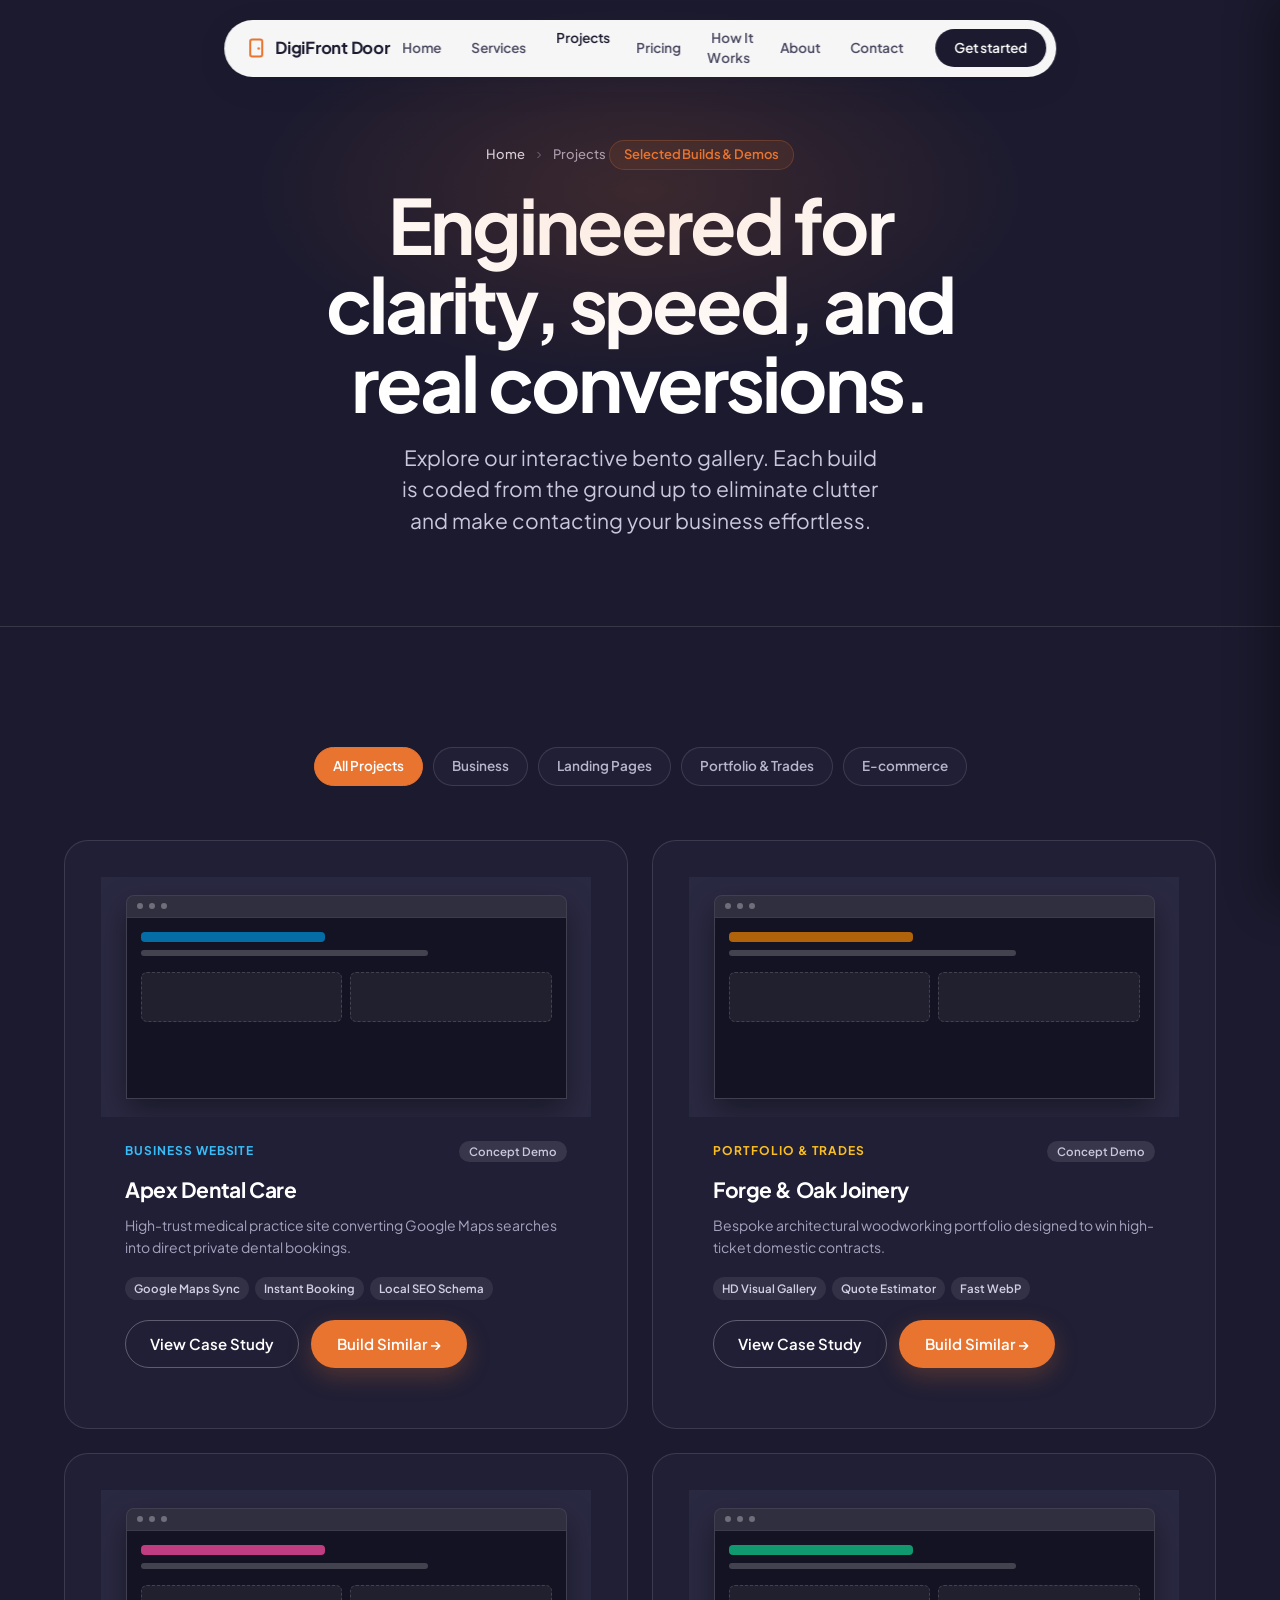
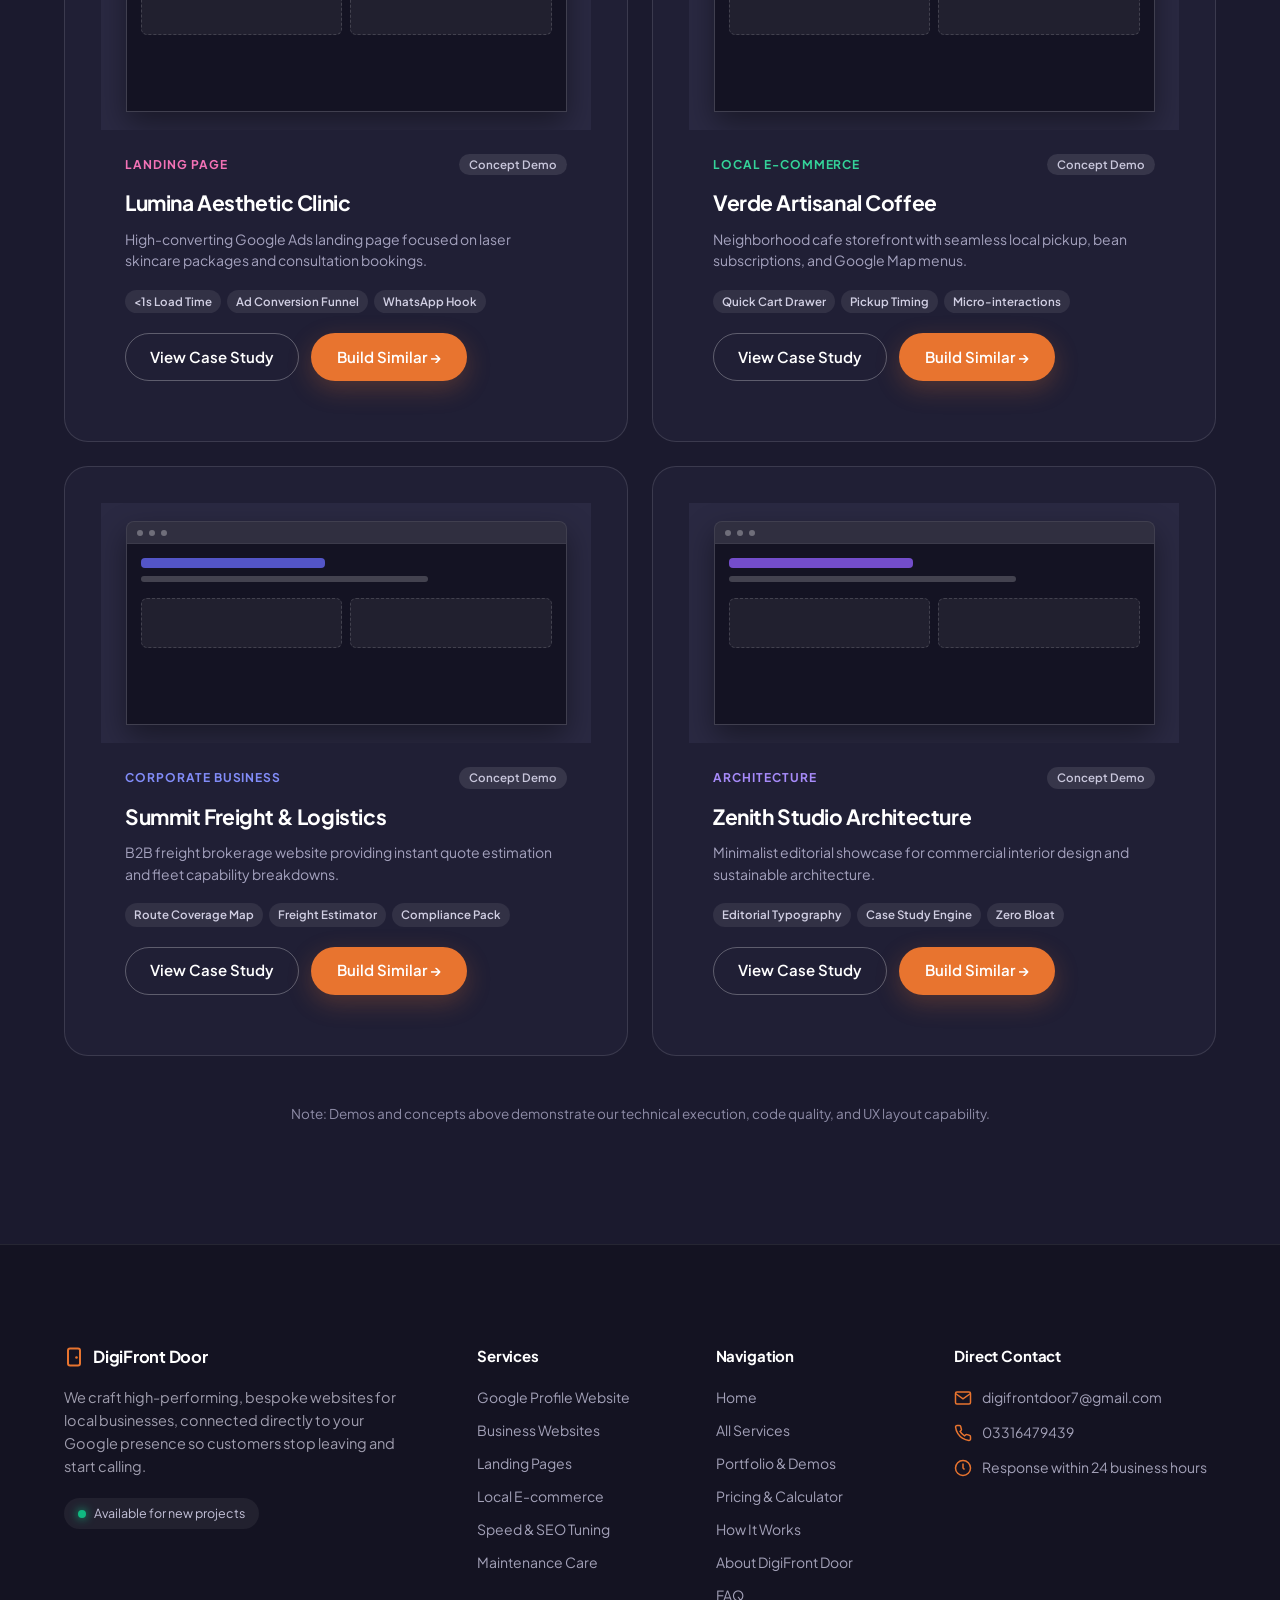
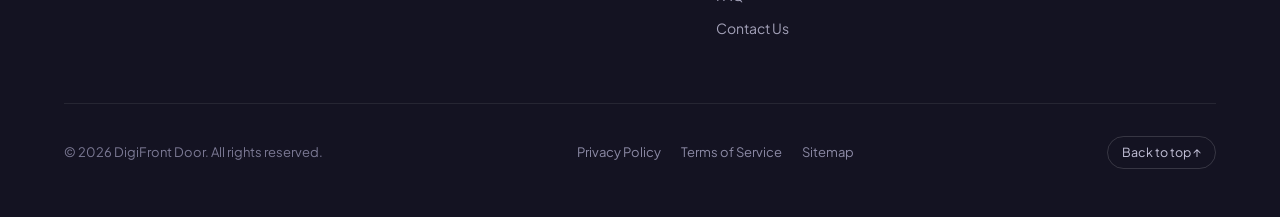
<file: projects.html>
<!DOCTYPE html>
<html lang="en">
<head>
  <meta charset="utf-8">
  <meta name="viewport" content="width=device-width, initial-scale=1, viewport-fit=cover">
  <title>Custom Portfolio Website Design &amp; Web Development Projects | DigiFront Door</title>
  <meta name="description" content="Browse our portfolio of custom websites, animated website designs, and responsive concept demos for startups, clinics, and growing brands worldwide.">
  <meta name="keywords" content="custom portfolio website design, web development portfolio, animated website design, responsive website development, freelance web developer portfolio, small business website design examples, affordable web development services">
  <meta name="author" content="DigiFront Door">
  <meta name="robots" content="index, follow">
  <link rel="canonical" href="https://zenova-affiliates.github.io/digifront-door/projects.html">

  <!-- Open Graph -->
  <meta property="og:type" content="website">
  <meta property="og:url" content="https://zenova-affiliates.github.io/digifront-door/projects.html">
  <meta property="og:title" content="Custom Portfolio &amp; Web Development Projects | DigiFront Door">
  <meta property="og:description" content="Explore custom web development projects, animated designs, and conversion-focused business websites.">
  <meta property="og:image" content="https://zenova-affiliates.github.io/digifront-door/frames/frame_001.webp">

  <link rel="icon" type="image/svg+xml" href="favicon.svg">
  <link rel="manifest" href="site.webmanifest">
  <link rel="preconnect" href="https://fonts.googleapis.com">
  <link rel="preconnect" href="https://fonts.gstatic.com" crossorigin>
  <link href="https://fonts.googleapis.com/css2?family=Plus+Jakarta+Sans:wght@400;500;600;700;800&display=swap" rel="stylesheet">
  <link rel="stylesheet" href="css/main.css">

  <script type="application/ld+json">
  {
    "@context": "https://schema.org",
    "@graph": [
      {
        "@type": "CollectionPage",
        "@id": "https://zenova-affiliates.github.io/digifront-door/projects.html",
        "name": "Custom Portfolio Website Design & Web Development Projects | DigiFront Door",
        "description": "Showcase of website builds, animated designs, and concept demos engineered for businesses worldwide.",
        "url": "https://zenova-affiliates.github.io/digifront-door/projects.html",
        "breadcrumb": {
          "@type": "BreadcrumbList",
          "itemListElement": [
            {
              "@type": "ListItem",
              "position": 1,
              "name": "Home",
              "item": "https://zenova-affiliates.github.io/digifront-door/"
            },
            {
              "@type": "ListItem",
              "position": 2,
              "name": "Projects",
              "item": "https://zenova-affiliates.github.io/digifront-door/projects.html"
            }
          ]
        }
      }
    ]
  }
  </script>
</head>
<body>

  <a href="#main-content" class="skip-link">Skip to main content</a>

  <!-- Navigation Pill -->
  <header class="nav" role="banner">
    <a class="logo" href="index.html" aria-label="DigiFront Door home">
      <svg viewBox="0 0 20 20" fill="none" aria-hidden="true">
        <rect x="4" y="1.5" width="12" height="17" rx="2" stroke="#e8742f" stroke-width="2"/>
        <circle cx="12.5" cy="10.5" r="1.3" fill="#e8742f"/>
      </svg>
      DigiFront Door
    </a>
    
    <nav aria-label="Primary navigation">
      <ul class="nav-links">
        <li><a href="index.html">Home</a></li>
        <li><a href="services.html">Services</a></li>
        <li><a href="projects.html" aria-current="page">Projects</a></li>
        <li><a href="pricing.html">Pricing</a></li>
        <li><a href="how-it-works.html">How It Works</a></li>
        <li><a href="about.html">About</a></li>
        <li><a href="contact.html">Contact</a></li>
      </ul>
    </nav>

    <div class="nav-actions">
      <a class="btn-dark" href="contact.html">Get started</a>
      <button class="nav-toggle" id="navToggle" type="button" aria-label="Toggle navigation menu" aria-expanded="false" aria-controls="mobileNavDrawer">
        <svg viewBox="0 0 24 24" fill="none" stroke="currentColor" stroke-width="2" stroke-linecap="round" stroke-linejoin="round">
          <line x1="3" y1="12" x2="21" y2="12"></line>
          <line x1="3" y1="6" x2="21" y2="6"></line>
          <line x1="3" y1="18" x2="21" y2="18"></line>
        </svg>
      </button>
    </div>
  </header>

  <!-- Mobile Navigation Drawer -->
  <div class="mobile-nav-overlay" id="mobileNavOverlay" aria-hidden="true"></div>
  <aside class="mobile-nav-drawer" id="mobileNavDrawer" aria-label="Mobile Navigation">
    <div>
      <div class="mobile-nav-header">
        <a class="logo" href="index.html">
          <svg viewBox="0 0 20 20" fill="none" aria-hidden="true"><rect x="4" y="1.5" width="12" height="17" rx="2" stroke="#e8742f" stroke-width="2"/><circle cx="12.5" cy="10.5" r="1.3" fill="#e8742f"/></svg>
          DigiFront Door
        </a>
        <button class="mobile-nav-close" id="navClose" type="button" aria-label="Close navigation menu">
          <svg viewBox="0 0 24 24" fill="none" stroke="currentColor" stroke-width="2" stroke-linecap="round" stroke-linejoin="round" width="20" height="20">
            <line x1="18" y1="6" x2="6" y2="18"></line>
            <line x1="6" y1="6" x2="18" y2="18"></line>
          </svg>
        </button>
      </div>
      <ul class="mobile-nav-links">
        <li><a href="index.html"><span>Home</span><span class="indicator"></span></a></li>
        <li><a href="services.html"><span>Services</span><span class="indicator"></span></a></li>
        <li><a href="projects.html" class="active"><span>Projects</span><span class="indicator"></span></a></li>
        <li><a href="pricing.html"><span>Pricing &amp; Calculator</span><span class="indicator"></span></a></li>
        <li><a href="how-it-works.html"><span>How It Works</span><span class="indicator"></span></a></li>
        <li><a href="about.html"><span>About Us</span><span class="indicator"></span></a></li>
        <li><a href="faq.html"><span>FAQ</span><span class="indicator"></span></a></li>
        <li><a href="contact.html"><span>Contact</span><span class="indicator"></span></a></li>
      </ul>
    </div>
    <div class="mobile-nav-footer">
      <a class="btn-accent" href="contact.html" style="width:100%; text-align:center;">Request a Free Quote &rarr;</a>
    </div>
  </aside>

  <!-- Hero Section -->
  <main id="main-content">
    <section class="page-hero">
      <div class="container container-narrow">
        <ul class="breadcrumbs">
          <li><a href="index.html">Home</a></li>
          <li><svg viewBox="0 0 24 24" fill="none" stroke="currentColor" stroke-width="2"><polyline points="9 18 15 12 9 6"></polyline></svg></li>
          <li aria-current="page">Projects</li>
        </ul>
        <span class="badge badge-accent">Selected Builds &amp; Demos</span>
        <h1>Engineered for clarity, speed, and real conversions.</h1>
        <p class="lead">Explore our interactive bento gallery. Each build is coded from the ground up to eliminate clutter and make contacting your business effortless.</p>
      </div>
    </section>

    <!-- Portfolio Gallery & Filters -->
    <section class="section section-dark">
      <div class="container">
        
        <!-- Filter Tabs -->
        <div class="portfolio-filters" role="tablist" aria-label="Project category filters">
          <button type="button" class="portfolio-filter-btn is-active" data-filter="all" role="tab" aria-selected="true">All Projects</button>
          <button type="button" class="portfolio-filter-btn" data-filter="business" role="tab" aria-selected="false">Business</button>
          <button type="button" class="portfolio-filter-btn" data-filter="landing" role="tab" aria-selected="false">Landing Pages</button>
          <button type="button" class="portfolio-filter-btn" data-filter="portfolio" role="tab" aria-selected="false">Portfolio &amp; Trades</button>
          <button type="button" class="portfolio-filter-btn" data-filter="ecommerce" role="tab" aria-selected="false">E-commerce</button>
        </div>

        <!-- Bento Grid Projects -->
        <div class="bento-grid" id="projectGrid">
          
          <!-- Project 1 -->
          <article class="card card-dark project-card" data-category="business" style="grid-column: span 6;">
            <div class="project-thumb">
              <div class="project-mockup">
                <div class="mockup-bar">
                  <span class="mockup-dot"></span><span class="mockup-dot"></span><span class="mockup-dot"></span>
                </div>
                <div class="mockup-screen">
                  <div class="mockup-header-line" style="background:#0284c7;"></div>
                  <div class="mockup-sub-line"></div>
                  <div class="mockup-grid-sim">
                    <div class="mockup-box-sim"></div>
                    <div class="mockup-box-sim"></div>
                  </div>
                </div>
              </div>
            </div>
            <div class="project-body">
              <div class="project-header-meta">
                <span class="project-category" style="color:#38bdf8;">Business Website</span>
                <span class="project-status-tag">Concept Demo</span>
              </div>
              <h2 class="project-title">Apex Dental Care</h2>
              <p class="project-tagline">High-trust medical practice site converting Google Maps searches into direct private dental bookings.</p>
              <div class="tech-pills">
                <span class="tech-pill">Google Maps Sync</span>
                <span class="tech-pill">Instant Booking</span>
                <span class="tech-pill">Local SEO Schema</span>
              </div>
              <div class="project-actions">
                <button type="button" class="btn-ghost" data-open-project="apex-dental">View Case Study</button>
                <a href="contact.html?project=Apex%20Dental%20Care" class="btn-accent">Build Similar &rarr;</a>
              </div>
            </div>
          </article>

          <!-- Project 2 -->
          <article class="card card-dark project-card" data-category="portfolio" style="grid-column: span 6;">
            <div class="project-thumb">
              <div class="project-mockup">
                <div class="mockup-bar">
                  <span class="mockup-dot"></span><span class="mockup-dot"></span><span class="mockup-dot"></span>
                </div>
                <div class="mockup-screen">
                  <div class="mockup-header-line" style="background:#d97706;"></div>
                  <div class="mockup-sub-line"></div>
                  <div class="mockup-grid-sim">
                    <div class="mockup-box-sim"></div>
                    <div class="mockup-box-sim"></div>
                  </div>
                </div>
              </div>
            </div>
            <div class="project-body">
              <div class="project-header-meta">
                <span class="project-category" style="color:#fbbf24;">Portfolio &amp; Trades</span>
                <span class="project-status-tag">Concept Demo</span>
              </div>
              <h2 class="project-title">Forge &amp; Oak Joinery</h2>
              <p class="project-tagline">Bespoke architectural woodworking portfolio designed to win high-ticket domestic contracts.</p>
              <div class="tech-pills">
                <span class="tech-pill">HD Visual Gallery</span>
                <span class="tech-pill">Quote Estimator</span>
                <span class="tech-pill">Fast WebP</span>
              </div>
              <div class="project-actions">
                <button type="button" class="btn-ghost" data-open-project="forge-craft">View Case Study</button>
                <a href="contact.html?project=Forge%20and%20Oak" class="btn-accent">Build Similar &rarr;</a>
              </div>
            </div>
          </article>

          <!-- Project 3 -->
          <article class="card card-dark project-card" data-category="landing" style="grid-column: span 6;">
            <div class="project-thumb">
              <div class="project-mockup">
                <div class="mockup-bar">
                  <span class="mockup-dot"></span><span class="mockup-dot"></span><span class="mockup-dot"></span>
                </div>
                <div class="mockup-screen">
                  <div class="mockup-header-line" style="background:#ec4899;"></div>
                  <div class="mockup-sub-line"></div>
                  <div class="mockup-grid-sim">
                    <div class="mockup-box-sim"></div>
                    <div class="mockup-box-sim"></div>
                  </div>
                </div>
              </div>
            </div>
            <div class="project-body">
              <div class="project-header-meta">
                <span class="project-category" style="color:#f472b6;">Landing Page</span>
                <span class="project-status-tag">Concept Demo</span>
              </div>
              <h2 class="project-title">Lumina Aesthetic Clinic</h2>
              <p class="project-tagline">High-converting Google Ads landing page focused on laser skincare packages and consultation bookings.</p>
              <div class="tech-pills">
                <span class="tech-pill">&lt;1s Load Time</span>
                <span class="tech-pill">Ad Conversion Funnel</span>
                <span class="tech-pill">WhatsApp Hook</span>
              </div>
              <div class="project-actions">
                <button type="button" class="btn-ghost" data-open-project="lumina-skin">View Case Study</button>
                <a href="contact.html?project=Lumina%20Clinic" class="btn-accent">Build Similar &rarr;</a>
              </div>
            </div>
          </article>

          <!-- Project 4 -->
          <article class="card card-dark project-card" data-category="ecommerce" style="grid-column: span 6;">
            <div class="project-thumb">
              <div class="project-mockup">
                <div class="mockup-bar">
                  <span class="mockup-dot"></span><span class="mockup-dot"></span><span class="mockup-dot"></span>
                </div>
                <div class="mockup-screen">
                  <div class="mockup-header-line" style="background:#10b981;"></div>
                  <div class="mockup-sub-line"></div>
                  <div class="mockup-grid-sim">
                    <div class="mockup-box-sim"></div>
                    <div class="mockup-box-sim"></div>
                  </div>
                </div>
              </div>
            </div>
            <div class="project-body">
              <div class="project-header-meta">
                <span class="project-category" style="color:#34d399;">Local E-commerce</span>
                <span class="project-status-tag">Concept Demo</span>
              </div>
              <h2 class="project-title">Verde Artisanal Coffee</h2>
              <p class="project-tagline">Neighborhood cafe storefront with seamless local pickup, bean subscriptions, and Google Map menus.</p>
              <div class="tech-pills">
                <span class="tech-pill">Quick Cart Drawer</span>
                <span class="tech-pill">Pickup Timing</span>
                <span class="tech-pill">Micro-interactions</span>
              </div>
              <div class="project-actions">
                <button type="button" class="btn-ghost" data-open-project="verde-botanica">View Case Study</button>
                <a href="contact.html?project=Verde%20Coffee" class="btn-accent">Build Similar &rarr;</a>
              </div>
            </div>
          </article>

          <!-- Project 5 -->
          <article class="card card-dark project-card" data-category="business" style="grid-column: span 6;">
            <div class="project-thumb">
              <div class="project-mockup">
                <div class="mockup-bar">
                  <span class="mockup-dot"></span><span class="mockup-dot"></span><span class="mockup-dot"></span>
                </div>
                <div class="mockup-screen">
                  <div class="mockup-header-line" style="background:#6366f1;"></div>
                  <div class="mockup-sub-line"></div>
                  <div class="mockup-grid-sim">
                    <div class="mockup-box-sim"></div>
                    <div class="mockup-box-sim"></div>
                  </div>
                </div>
              </div>
            </div>
            <div class="project-body">
              <div class="project-header-meta">
                <span class="project-category" style="color:#818cf8;">Corporate Business</span>
                <span class="project-status-tag">Concept Demo</span>
              </div>
              <h2 class="project-title">Summit Freight &amp; Logistics</h2>
              <p class="project-tagline">B2B freight brokerage website providing instant quote estimation and fleet capability breakdowns.</p>
              <div class="tech-pills">
                <span class="tech-pill">Route Coverage Map</span>
                <span class="tech-pill">Freight Estimator</span>
                <span class="tech-pill">Compliance Pack</span>
              </div>
              <div class="project-actions">
                <button type="button" class="btn-ghost" data-open-project="summit-logistics">View Case Study</button>
                <a href="contact.html?project=Summit%20Logistics" class="btn-accent">Build Similar &rarr;</a>
              </div>
            </div>
          </article>

          <!-- Project 6 -->
          <article class="card card-dark project-card" data-category="portfolio" style="grid-column: span 6;">
            <div class="project-thumb">
              <div class="project-mockup">
                <div class="mockup-bar">
                  <span class="mockup-dot"></span><span class="mockup-dot"></span><span class="mockup-dot"></span>
                </div>
                <div class="mockup-screen">
                  <div class="mockup-header-line" style="background:#8b5cf6;"></div>
                  <div class="mockup-sub-line"></div>
                  <div class="mockup-grid-sim">
                    <div class="mockup-box-sim"></div>
                    <div class="mockup-box-sim"></div>
                  </div>
                </div>
              </div>
            </div>
            <div class="project-body">
              <div class="project-header-meta">
                <span class="project-category" style="color:#a78bfa;">Architecture</span>
                <span class="project-status-tag">Concept Demo</span>
              </div>
              <h2 class="project-title">Zenith Studio Architecture</h2>
              <p class="project-tagline">Minimalist editorial showcase for commercial interior design and sustainable architecture.</p>
              <div class="tech-pills">
                <span class="tech-pill">Editorial Typography</span>
                <span class="tech-pill">Case Study Engine</span>
                <span class="tech-pill">Zero Bloat</span>
              </div>
              <div class="project-actions">
                <button type="button" class="btn-ghost" data-open-project="zenith-interiors">View Case Study</button>
                <a href="contact.html?project=Zenith%20Interiors" class="btn-accent">Build Similar &rarr;</a>
              </div>
            </div>
          </article>

        </div>

        <div style="margin-top: 48px; text-align: center; color: #8e8ca7; font-size: 13.5px;">
          Note: Demos and concepts above demonstrate our technical execution, code quality, and UX layout capability.
        </div>
      </div>
    </section>

    <!-- Project Detail Modal -->
    <div class="modal-backdrop" id="projectModal" role="dialog" aria-modal="true" aria-labelledby="modalTitle">
      <div class="modal-content">
        <button class="modal-close" id="modalClose" type="button" aria-label="Close dialog">
          <svg viewBox="0 0 24 24" fill="none" stroke="currentColor" stroke-width="2" width="20" height="20">
            <line x1="18" y1="6" x2="6" y2="18"></line>
            <line x1="6" y1="6" x2="18" y2="18"></line>
          </svg>
        </button>
        <div style="display:flex; align-items:center; gap:10px; margin-bottom:8px;">
          <span class="badge badge-accent" id="modalCategory">Category</span>
          <span class="project-status-tag" id="modalStatus">Concept Demo</span>
        </div>
        <h3 id="modalTitle" style="font-size: 26px; font-weight: 700; margin-bottom: 8px;">Project Title</h3>
        <p id="modalTagline" style="font-size: 15px; color: #b7b5cb; margin-bottom: 24px;">Project Tagline</p>

        <div style="margin-bottom: 20px;">
          <h4 style="font-size: 15px; font-weight: 700; color: #fff; margin-bottom: 6px;">The Challenge</h4>
          <p id="modalChallenge" style="font-size: 14.5px; color: #9f9cb8; line-height: 1.6;"></p>
        </div>

        <div style="margin-bottom: 20px;">
          <h4 style="font-size: 15px; font-weight: 700; color: #fff; margin-bottom: 6px;">Our Solution</h4>
          <p id="modalSolution" style="font-size: 14.5px; color: #9f9cb8; line-height: 1.6;"></p>
        </div>

        <div style="margin-bottom: 24px;">
          <h4 style="font-size: 15px; font-weight: 700; color: #fff; margin-bottom: 8px;">Key Deliverables</h4>
          <ul id="modalDeliverables" class="card-feature-list" style="margin:0;"></ul>
        </div>

        <div style="margin-bottom: 28px;">
          <h4 style="font-size: 15px; font-weight: 700; color: #fff; margin-bottom: 8px;">Technologies</h4>
          <div id="modalTech" class="tech-pills"></div>
        </div>

        <div style="display:flex; gap:12px; flex-wrap:wrap;">
          <a id="modalCtaBtn" href="contact.html" class="btn-accent" style="flex:1; text-align:center;">Request a Site Like This &rarr;</a>
        </div>
      </div>
    </div>
  </main>

  <!-- Global Footer -->
  <footer class="footer" role="contentinfo">
    <div class="container">
      <div class="footer-grid">
        <div class="footer-brand">
          <a class="logo" href="index.html" style="color: #fff;">
            <svg viewBox="0 0 20 20" fill="none" aria-hidden="true">
              <rect x="4" y="1.5" width="12" height="17" rx="2" stroke="#e8742f" stroke-width="2"/>
              <circle cx="12.5" cy="10.5" r="1.3" fill="#e8742f"/>
            </svg>
            DigiFront Door
          </a>
          <p>We craft high-performing, bespoke websites for local businesses, connected directly to your Google presence so customers stop leaving and start calling.</p>
          <div class="footer-status">
            <span class="status-dot"></span>
            <span>Available for new projects</span>
          </div>
        </div>

        <div class="footer-col">
          <h4>Services</h4>
          <ul class="footer-links">
            <li><a href="services.html#google-integration">Google Profile Website</a></li>
            <li><a href="services.html#custom-business">Business Websites</a></li>
            <li><a href="services.html#landing-pages">Landing Pages</a></li>
            <li><a href="services.html#ecommerce">Local E-commerce</a></li>
            <li><a href="services.html#speed-seo">Speed &amp; SEO Tuning</a></li>
            <li><a href="services.html#maintenance">Maintenance Care</a></li>
          </ul>
        </div>

        <div class="footer-col">
          <h4>Navigation</h4>
          <ul class="footer-links">
            <li><a href="index.html">Home</a></li>
            <li><a href="services.html">All Services</a></li>
            <li><a href="projects.html" class="active">Portfolio &amp; Demos</a></li>
            <li><a href="pricing.html">Pricing &amp; Calculator</a></li>
            <li><a href="how-it-works.html">How It Works</a></li>
            <li><a href="about.html">About DigiFront Door</a></li>
            <li><a href="faq.html">FAQ</a></li>
            <li><a href="contact.html">Contact Us</a></li>
          </ul>
        </div>

        <div class="footer-col">
          <h4>Direct Contact</h4>
          <ul class="footer-contact-list">
            <li class="footer-contact-item">
              <svg viewBox="0 0 24 24" fill="none" stroke="currentColor" stroke-width="2"><path d="M4 4h16c1.1 0 2 .9 2 2v12c0 1.1-.9 2-2 2H4c-1.1 0-2-.9-2-2V6c0-1.1.9-2 2-2z"></path><polyline points="22,6 12,13 2,6"></polyline></svg>
              <a href="mailto:digifrontdoor7@gmail.com">digifrontdoor7@gmail.com</a>
            </li>
            <li class="footer-contact-item">
              <svg viewBox="0 0 24 24" fill="none" stroke="currentColor" stroke-width="2"><path d="M22 16.92v3a2 2 0 0 1-2.18 2 19.79 19.79 0 0 1-8.63-3.07 19.5 19.5 0 0 1-6-6 19.79 19.79 0 0 1-3.07-8.67A2 2 0 0 1 4.11 2h3a2 2 0 0 1 2 1.72 12.84 12.84 0 0 0 .7 2.81 2 2 0 0 1-.45 2.11L8.09 9.91a16 16 0 0 0 6 6l1.27-1.27a2 2 0 0 1 2.11-.45 12.84 12.84 0 0 0 2.81.7A2 2 0 0 1 22 16.92z"></path></svg>
              <a href="tel:03316479439">03316479439</a>
            </li>
            <li class="footer-contact-item">
              <svg viewBox="0 0 24 24" fill="none" stroke="currentColor" stroke-width="2"><circle cx="12" cy="12" r="10"></circle><polyline points="12 6 12 12 14 14"></polyline></svg>
              <span>Response within 24 business hours</span>
            </li>
          </ul>
        </div>
      </div>

      <div class="footer-bottom">
        <div>&copy; <span class="current-year">2026</span> DigiFront Door. All rights reserved.</div>
        <div class="footer-legal-links">
          <a href="privacy.html">Privacy Policy</a>
          <a href="terms.html">Terms of Service</a>
          <a href="sitemap.xml">Sitemap</a>
        </div>
        <button class="btn-back-to-top" id="backToTop" type="button" aria-label="Back to top">
          Back to top &uarr;
        </button>
      </div>
    </div>
  </footer>

  <script src="js/main.js"></script>
  <script src="js/portfolio.js"></script>
</body>
</html>
</file>
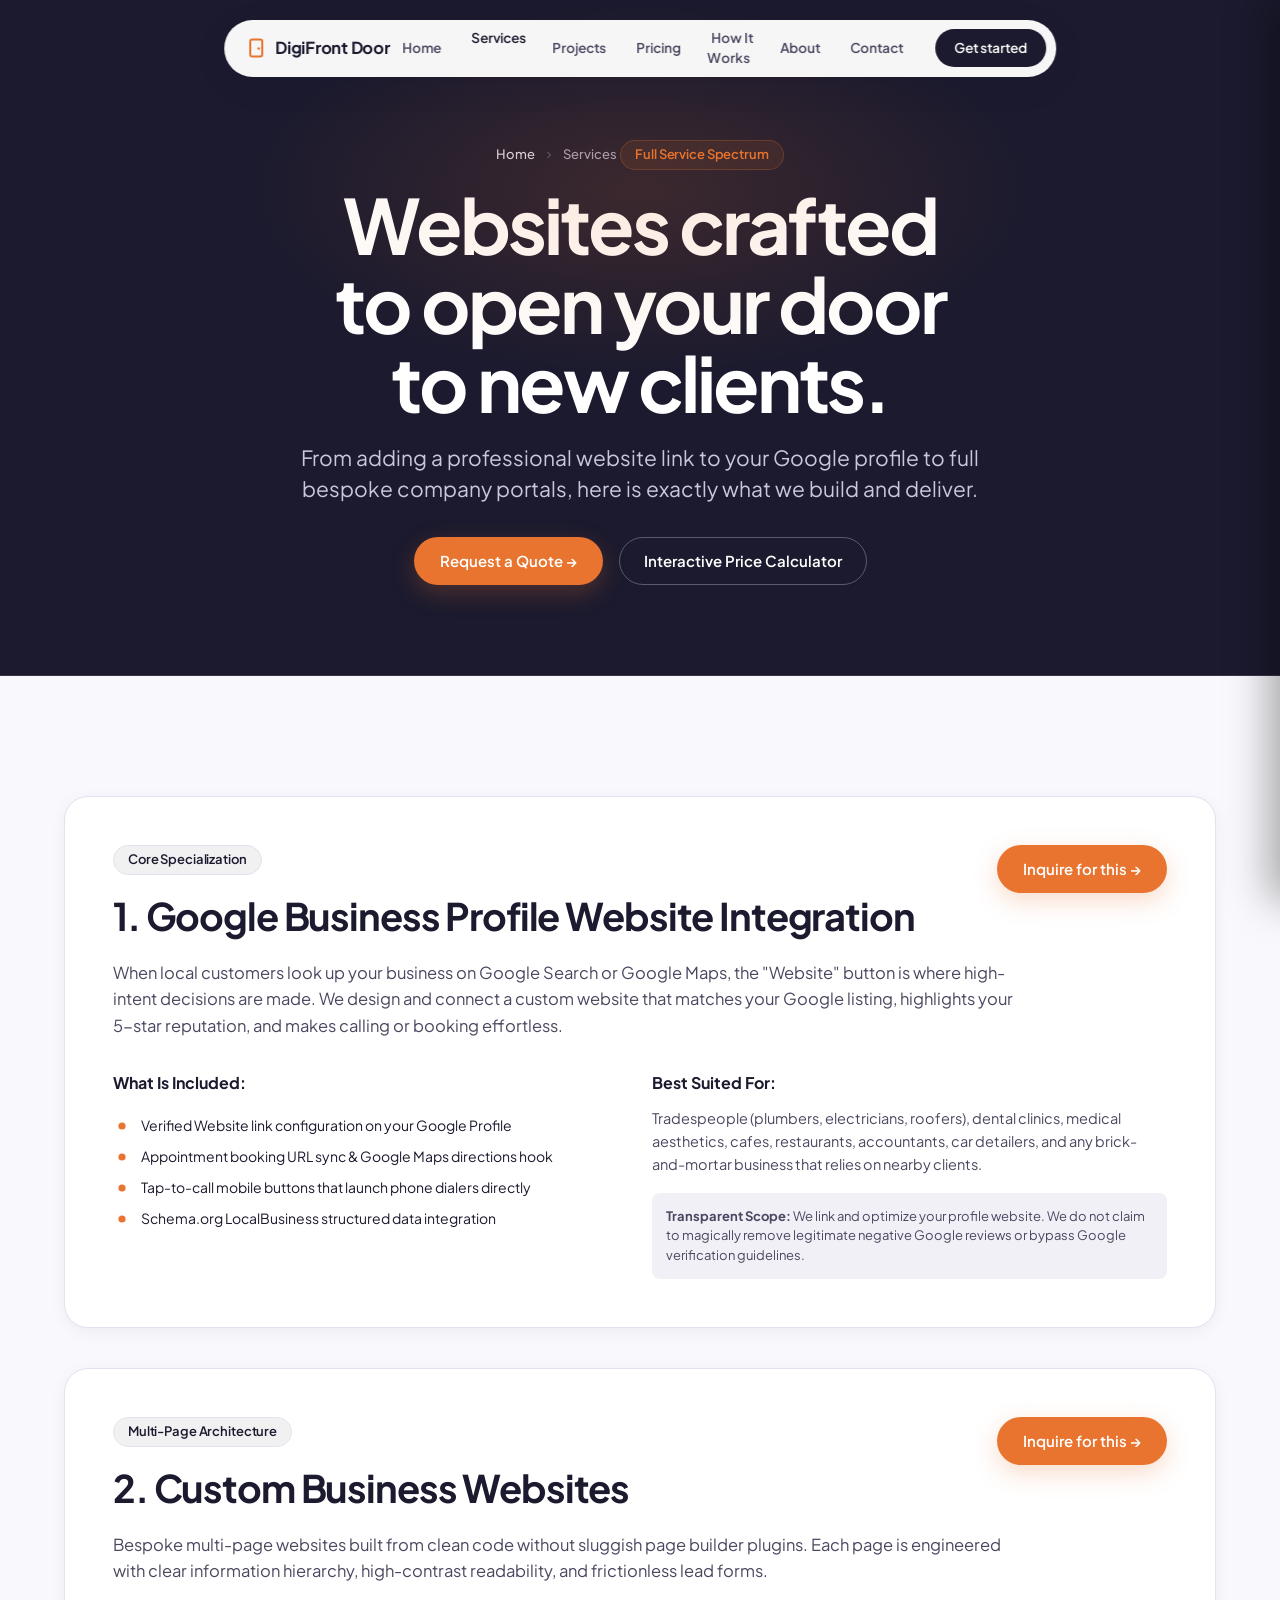
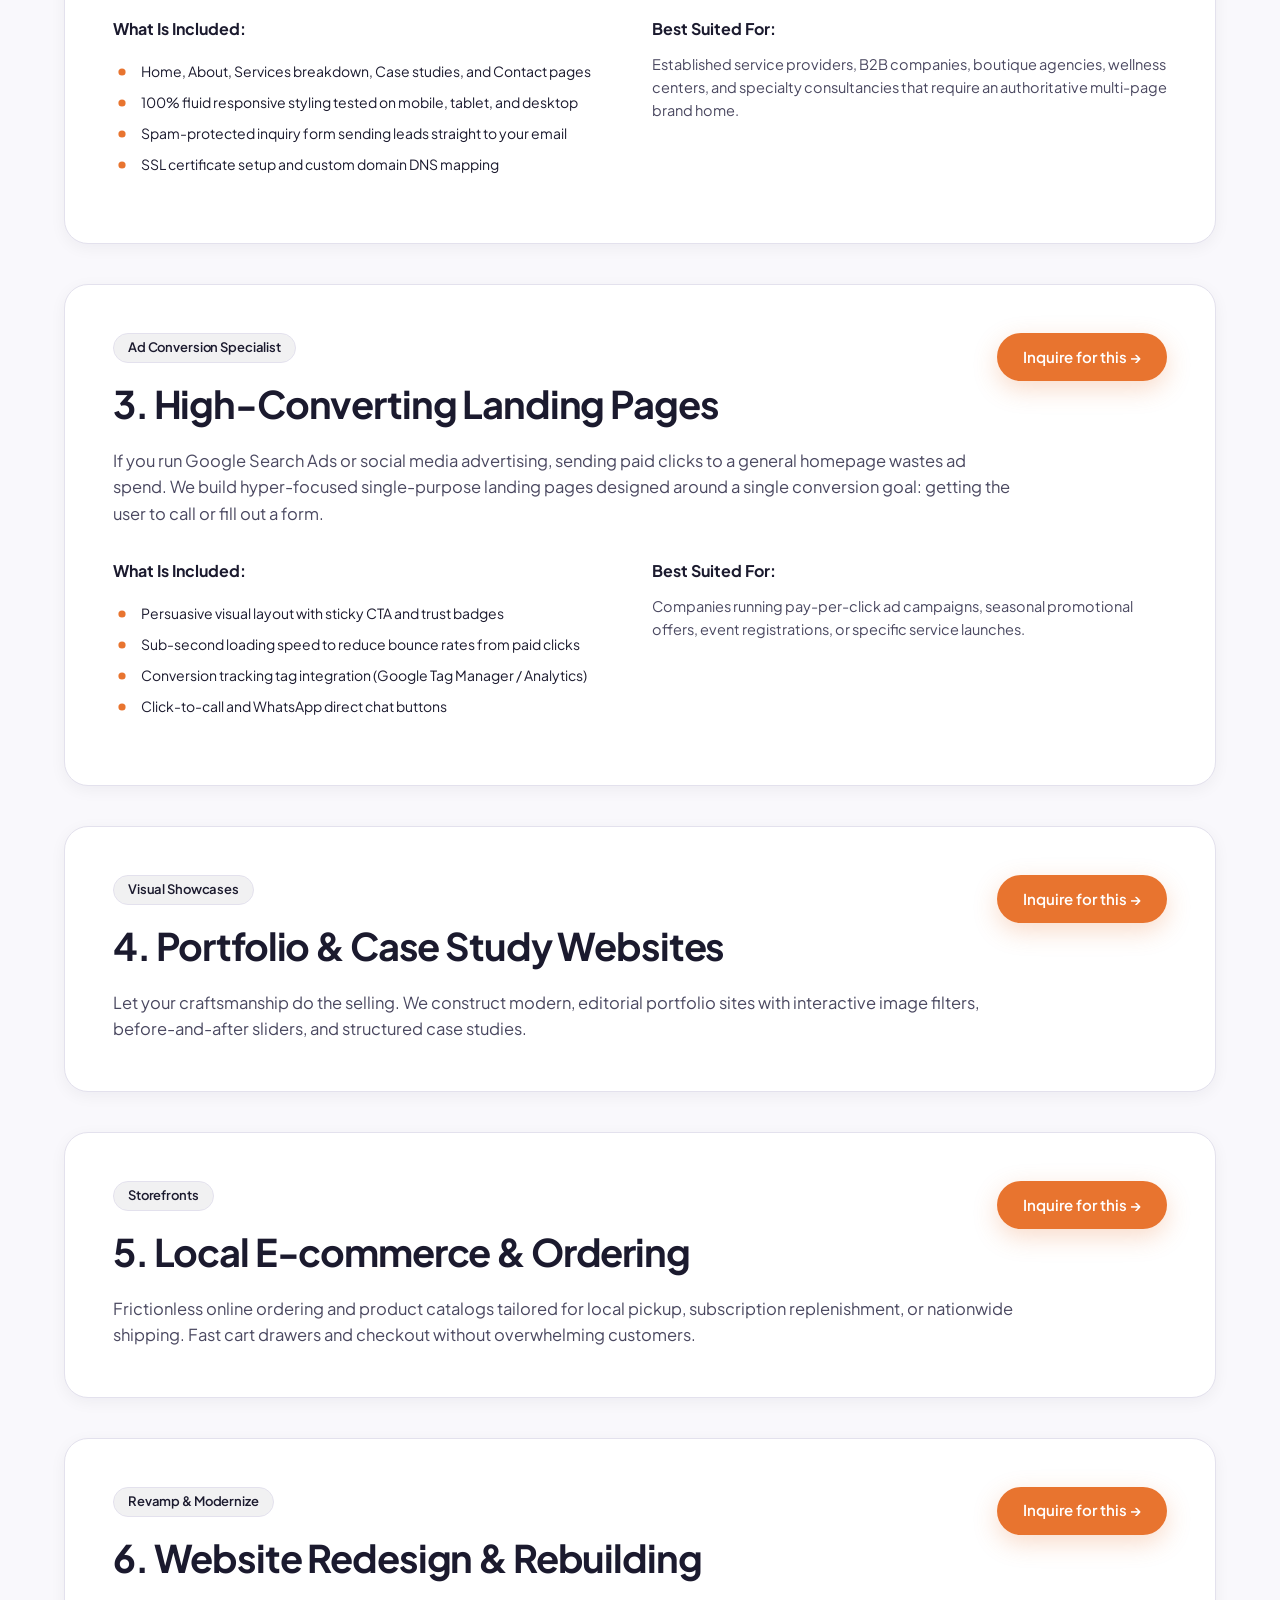
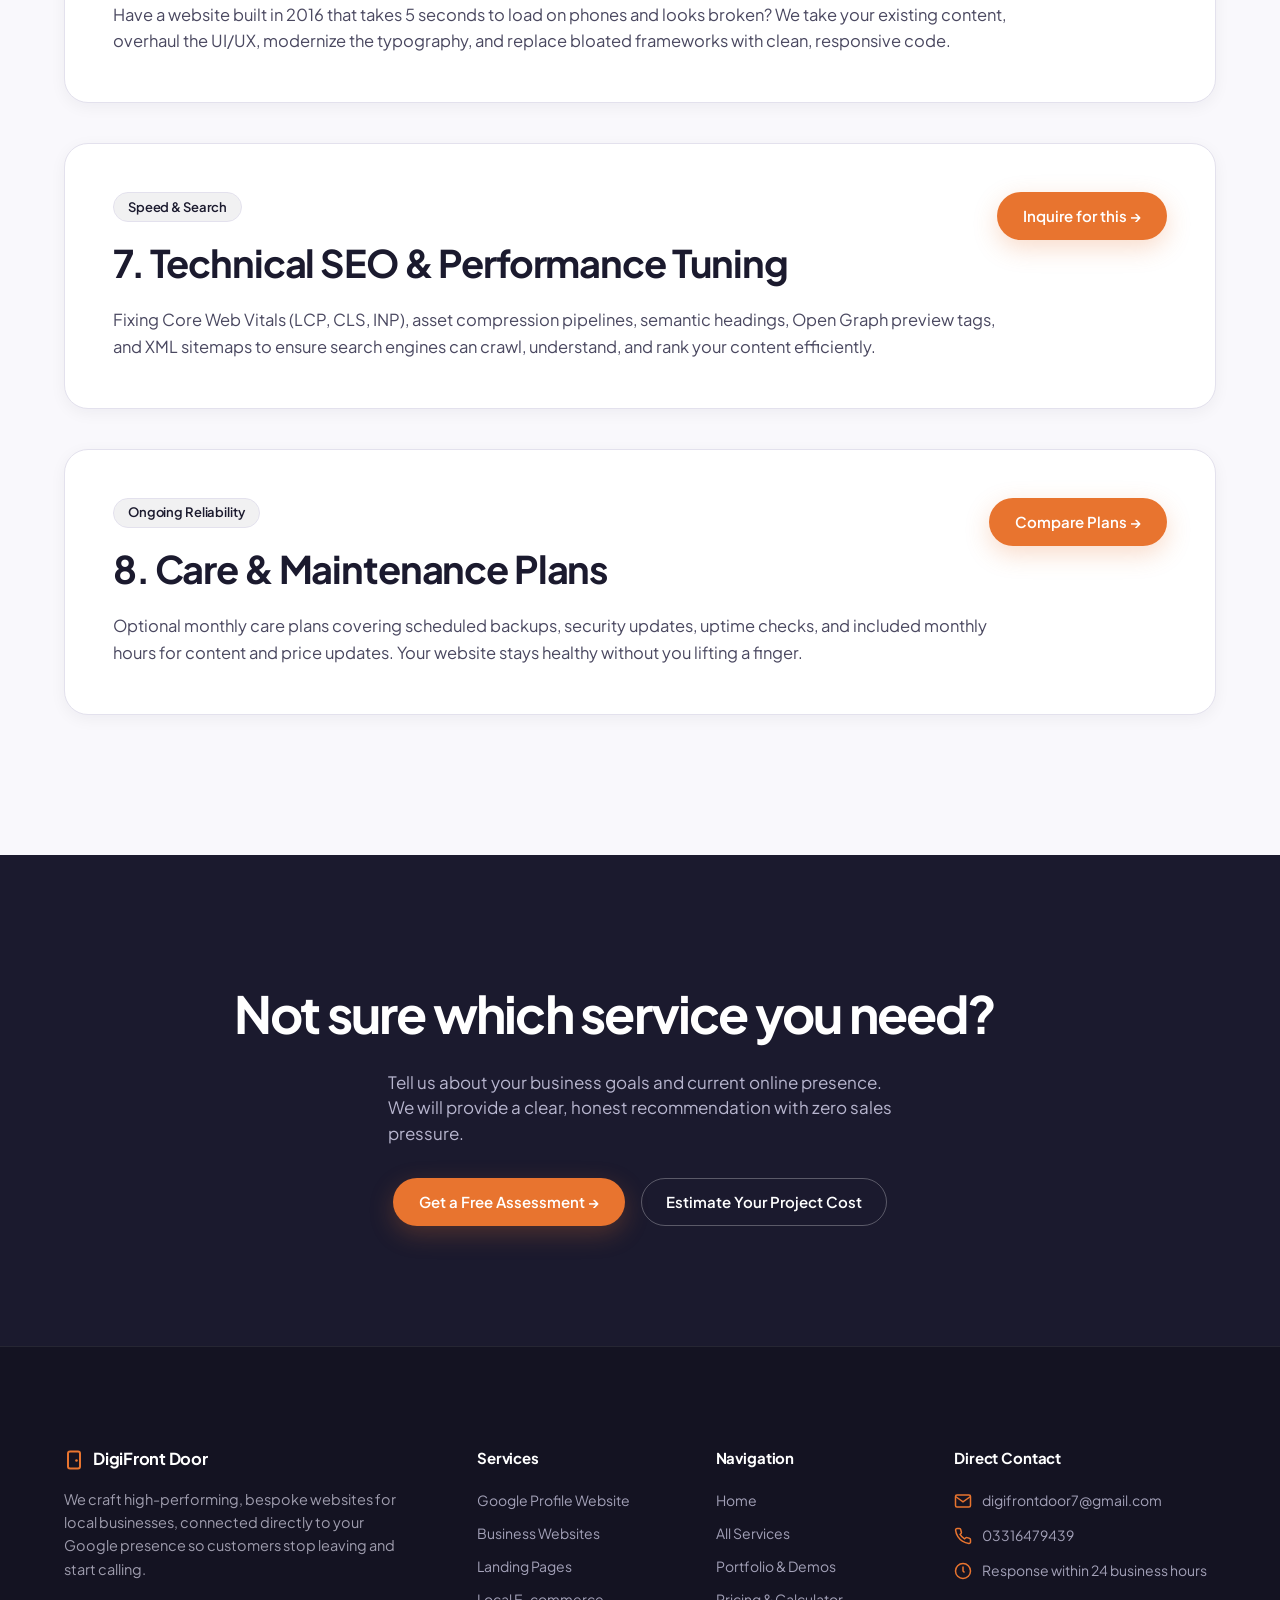
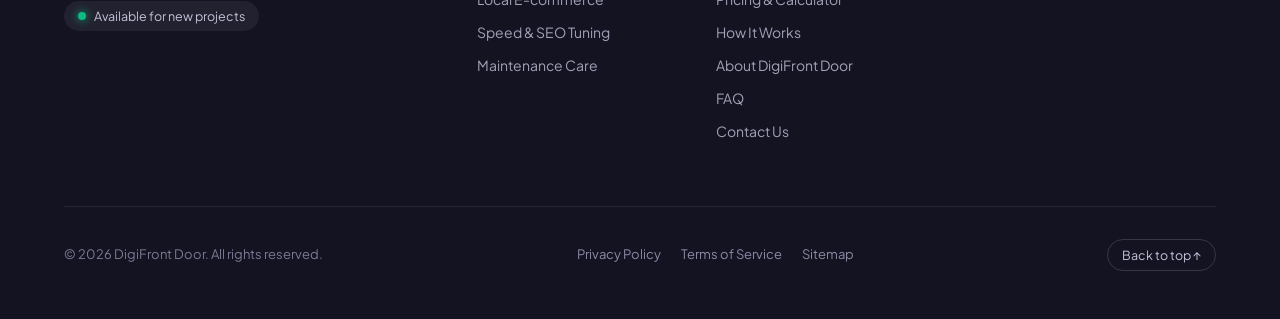
<file: services.html>
<!DOCTYPE html>
<html lang="en">
<head>
  <meta charset="utf-8">
  <meta name="viewport" content="width=device-width, initial-scale=1, viewport-fit=cover">
  <title>Affordable Web Development Services &amp; Custom Websites | DigiFront Door</title>
  <meta name="description" content="Explore affordable web development services: custom business websites ($249–$849), responsive design, Google Business Profile integration, animated websites, and ongoing care plans.">
  <meta name="keywords" content="affordable web development services, custom website development, freelance web developer, small business website design, professional website development, animated website design, responsive website development, modern business websites, custom portfolio website design, affordable website developer for startups">
  <meta name="author" content="DigiFront Door">
  <meta name="robots" content="index, follow">
  <link rel="canonical" href="https://zenova-affiliates.github.io/digifront-door/services.html">

  <!-- Open Graph -->
  <meta property="og:type" content="website">
  <meta property="og:url" content="https://zenova-affiliates.github.io/digifront-door/services.html">
  <meta property="og:title" content="Affordable Web Development Services | DigiFront Door">
  <meta property="og:description" content="High-speed custom websites built for startups, entrepreneurs, and local businesses worldwide.">
  <meta property="og:image" content="https://zenova-affiliates.github.io/digifront-door/frames/frame_001.webp">

  <link rel="icon" type="image/svg+xml" href="favicon.svg">
  <link rel="manifest" href="site.webmanifest">
  <link rel="preconnect" href="https://fonts.googleapis.com">
  <link rel="preconnect" href="https://fonts.gstatic.com" crossorigin>
  <link href="https://fonts.googleapis.com/css2?family=Plus+Jakarta+Sans:wght@400;500;600;700;800&display=swap" rel="stylesheet">
  <link rel="stylesheet" href="css/main.css">

  <script type="application/ld+json">
  {
    "@context": "https://schema.org",
    "@graph": [
      {
        "@type": "WebPage",
        "@id": "https://zenova-affiliates.github.io/digifront-door/services.html",
        "name": "Affordable Web Development Services | DigiFront Door",
        "description": "Comprehensive web development services for startups, entrepreneurs, and growing businesses worldwide.",
        "url": "https://zenova-affiliates.github.io/digifront-door/services.html",
        "breadcrumb": {
          "@type": "BreadcrumbList",
          "itemListElement": [
            {
              "@type": "ListItem",
              "position": 1,
              "name": "Home",
              "item": "https://zenova-affiliates.github.io/digifront-door/"
            },
            {
              "@type": "ListItem",
              "position": 2,
              "name": "Services",
              "item": "https://zenova-affiliates.github.io/digifront-door/services.html"
            }
          ]
        }
      },
      {
        "@type": "ProfessionalService",
        "@id": "https://zenova-affiliates.github.io/digifront-door/#organization",
        "name": "DigiFront Door",
        "url": "https://zenova-affiliates.github.io/digifront-door/",
        "priceRange": "$$",
        "telephone": "03316479439",
        "email": "digifrontdoor7@gmail.com"
      }
    ]
  }
  </script>
</head>
<body>

  <a href="#main-content" class="skip-link">Skip to main content</a>

  <!-- Navigation Pill -->
  <header class="nav" role="banner">
    <a class="logo" href="index.html" aria-label="DigiFront Door home">
      <svg viewBox="0 0 20 20" fill="none" aria-hidden="true">
        <rect x="4" y="1.5" width="12" height="17" rx="2" stroke="#e8742f" stroke-width="2"/>
        <circle cx="12.5" cy="10.5" r="1.3" fill="#e8742f"/>
      </svg>
      DigiFront Door
    </a>
    
    <nav aria-label="Primary navigation">
      <ul class="nav-links">
        <li><a href="index.html">Home</a></li>
        <li><a href="services.html" aria-current="page">Services</a></li>
        <li><a href="projects.html">Projects</a></li>
        <li><a href="pricing.html">Pricing</a></li>
        <li><a href="how-it-works.html">How It Works</a></li>
        <li><a href="about.html">About</a></li>
        <li><a href="contact.html">Contact</a></li>
      </ul>
    </nav>

    <div class="nav-actions">
      <a class="btn-dark" href="contact.html">Get started</a>
      <button class="nav-toggle" id="navToggle" type="button" aria-label="Toggle navigation menu" aria-expanded="false" aria-controls="mobileNavDrawer">
        <svg viewBox="0 0 24 24" fill="none" stroke="currentColor" stroke-width="2" stroke-linecap="round" stroke-linejoin="round">
          <line x1="3" y1="12" x2="21" y2="12"></line>
          <line x1="3" y1="6" x2="21" y2="6"></line>
          <line x1="3" y1="18" x2="21" y2="18"></line>
        </svg>
      </button>
    </div>
  </header>

  <!-- Mobile Navigation Drawer -->
  <div class="mobile-nav-overlay" id="mobileNavOverlay" aria-hidden="true"></div>
  <aside class="mobile-nav-drawer" id="mobileNavDrawer" aria-label="Mobile Navigation">
    <div>
      <div class="mobile-nav-header">
        <a class="logo" href="index.html">
          <svg viewBox="0 0 20 20" fill="none" aria-hidden="true"><rect x="4" y="1.5" width="12" height="17" rx="2" stroke="#e8742f" stroke-width="2"/><circle cx="12.5" cy="10.5" r="1.3" fill="#e8742f"/></svg>
          DigiFront Door
        </a>
        <button class="mobile-nav-close" id="navClose" type="button" aria-label="Close navigation menu">
          <svg viewBox="0 0 24 24" fill="none" stroke="currentColor" stroke-width="2" stroke-linecap="round" stroke-linejoin="round" width="20" height="20">
            <line x1="18" y1="6" x2="6" y2="18"></line>
            <line x1="6" y1="6" x2="18" y2="18"></line>
          </svg>
        </button>
      </div>
      <ul class="mobile-nav-links">
        <li><a href="index.html"><span>Home</span><span class="indicator"></span></a></li>
        <li><a href="services.html" class="active"><span>Services</span><span class="indicator"></span></a></li>
        <li><a href="projects.html"><span>Projects</span><span class="indicator"></span></a></li>
        <li><a href="pricing.html"><span>Pricing &amp; Calculator</span><span class="indicator"></span></a></li>
        <li><a href="how-it-works.html"><span>How It Works</span><span class="indicator"></span></a></li>
        <li><a href="about.html"><span>About Us</span><span class="indicator"></span></a></li>
        <li><a href="faq.html"><span>FAQ</span><span class="indicator"></span></a></li>
        <li><a href="contact.html"><span>Contact</span><span class="indicator"></span></a></li>
      </ul>
    </div>
    <div class="mobile-nav-footer">
      <a class="btn-accent" href="contact.html" style="width:100%; text-align:center;">Request a Free Quote &rarr;</a>
    </div>
  </aside>

  <!-- Hero Section -->
  <main id="main-content">
    <section class="page-hero">
      <div class="container container-narrow">
        <ul class="breadcrumbs">
          <li><a href="index.html">Home</a></li>
          <li><svg viewBox="0 0 24 24" fill="none" stroke="currentColor" stroke-width="2"><polyline points="9 18 15 12 9 6"></polyline></svg></li>
          <li aria-current="page">Services</li>
        </ul>
        <span class="badge badge-accent">Full Service Spectrum</span>
        <h1>Websites crafted to open your door to new clients.</h1>
        <p class="lead">From adding a professional website link to your Google profile to full bespoke company portals, here is exactly what we build and deliver.</p>
        <div class="hero-cta">
          <a class="btn-accent" href="contact.html">Request a Quote &rarr;</a>
          <a class="btn-ghost" href="pricing.html#calculator">Interactive Price Calculator</a>
        </div>
      </div>
    </section>

    <!-- Services Detailed Sections -->
    <section class="section section-light">
      <div class="container">

        <!-- Service 1 -->
        <article class="card card-light" id="google-integration" style="margin-bottom: 40px; padding: clamp(32px, 5vw, 48px);">
          <div style="display:flex; justify-content:space-between; align-items:flex-start; flex-wrap:wrap; gap:16px;">
            <div>
              <span class="badge badge-light" style="margin-bottom:12px;">Core Specialization</span>
              <h2 style="font-size:clamp(26px, 3.2vw, 38px); font-weight:700; letter-spacing:-0.03em;">1. Google Business Profile Website Integration</h2>
            </div>
            <a href="contact.html?service=Google%20Business%20Profile%20Integration" class="btn-accent">Inquire for this &rarr;</a>
          </div>
          <p style="margin-top:16px; font-size:16.5px; line-height:1.6; color:var(--muted); max-width:75ch;">
            When local customers look up your business on Google Search or Google Maps, the "Website" button is where high-intent decisions are made. We design and connect a custom website that matches your Google listing, highlights your 5-star reputation, and makes calling or booking effortless.
          </p>
          <div class="bento-grid" style="margin-top: 32px;">
            <div style="grid-column: span 6;">
              <h3 style="font-size:16px; font-weight:700; margin-bottom:12px;">What Is Included:</h3>
              <ul class="card-feature-list">
                <li><svg viewBox="0 0 20 20" fill="currentColor"><circle cx="10" cy="10" r="4"/></svg> Verified Website link configuration on your Google Profile</li>
                <li><svg viewBox="0 0 20 20" fill="currentColor"><circle cx="10" cy="10" r="4"/></svg> Appointment booking URL sync &amp; Google Maps directions hook</li>
                <li><svg viewBox="0 0 20 20" fill="currentColor"><circle cx="10" cy="10" r="4"/></svg> Tap-to-call mobile buttons that launch phone dialers directly</li>
                <li><svg viewBox="0 0 20 20" fill="currentColor"><circle cx="10" cy="10" r="4"/></svg> Schema.org LocalBusiness structured data integration</li>
              </ul>
            </div>
            <div style="grid-column: span 6;">
              <h3 style="font-size:16px; font-weight:700; margin-bottom:12px;">Best Suited For:</h3>
              <p style="font-size:14.5px; color:var(--muted); line-height:1.6;">
                Tradespeople (plumbers, electricians, roofers), dental clinics, medical aesthetics, cafes, restaurants, accountants, car detailers, and any brick-and-mortar business that relies on nearby clients.
              </p>
              <div style="margin-top:16px; padding:14px; background:var(--light-surface); border-radius:var(--radius-sm); font-size:13px; color:var(--muted);">
                <strong>Transparent Scope:</strong> We link and optimize your profile website. We do not claim to magically remove legitimate negative Google reviews or bypass Google verification guidelines.
              </div>
            </div>
          </div>
        </article>

        <!-- Service 2 -->
        <article class="card card-light" id="custom-business" style="margin-bottom: 40px; padding: clamp(32px, 5vw, 48px);">
          <div style="display:flex; justify-content:space-between; align-items:flex-start; flex-wrap:wrap; gap:16px;">
            <div>
              <span class="badge badge-light" style="margin-bottom:12px;">Multi-Page Architecture</span>
              <h2 style="font-size:clamp(26px, 3.2vw, 38px); font-weight:700; letter-spacing:-0.03em;">2. Custom Business Websites</h2>
            </div>
            <a href="contact.html?service=Custom%20Business%20Website" class="btn-accent">Inquire for this &rarr;</a>
          </div>
          <p style="margin-top:16px; font-size:16.5px; line-height:1.6; color:var(--muted); max-width:75ch;">
            Bespoke multi-page websites built from clean code without sluggish page builder plugins. Each page is engineered with clear information hierarchy, high-contrast readability, and frictionless lead forms.
          </p>
          <div class="bento-grid" style="margin-top: 32px;">
            <div style="grid-column: span 6;">
              <h3 style="font-size:16px; font-weight:700; margin-bottom:12px;">What Is Included:</h3>
              <ul class="card-feature-list">
                <li><svg viewBox="0 0 20 20" fill="currentColor"><circle cx="10" cy="10" r="4"/></svg> Home, About, Services breakdown, Case studies, and Contact pages</li>
                <li><svg viewBox="0 0 20 20" fill="currentColor"><circle cx="10" cy="10" r="4"/></svg> 100% fluid responsive styling tested on mobile, tablet, and desktop</li>
                <li><svg viewBox="0 0 20 20" fill="currentColor"><circle cx="10" cy="10" r="4"/></svg> Spam-protected inquiry form sending leads straight to your email</li>
                <li><svg viewBox="0 0 20 20" fill="currentColor"><circle cx="10" cy="10" r="4"/></svg> SSL certificate setup and custom domain DNS mapping</li>
              </ul>
            </div>
            <div style="grid-column: span 6;">
              <h3 style="font-size:16px; font-weight:700; margin-bottom:12px;">Best Suited For:</h3>
              <p style="font-size:14.5px; color:var(--muted); line-height:1.6;">
                Established service providers, B2B companies, boutique agencies, wellness centers, and specialty consultancies that require an authoritative multi-page brand home.
              </p>
            </div>
          </div>
        </article>

        <!-- Service 3 -->
        <article class="card card-light" id="landing-pages" style="margin-bottom: 40px; padding: clamp(32px, 5vw, 48px);">
          <div style="display:flex; justify-content:space-between; align-items:flex-start; flex-wrap:wrap; gap:16px;">
            <div>
              <span class="badge badge-light" style="margin-bottom:12px;">Ad Conversion Specialist</span>
              <h2 style="font-size:clamp(26px, 3.2vw, 38px); font-weight:700; letter-spacing:-0.03em;">3. High-Converting Landing Pages</h2>
            </div>
            <a href="contact.html?service=High-Converting%20Landing%20Page" class="btn-accent">Inquire for this &rarr;</a>
          </div>
          <p style="margin-top:16px; font-size:16.5px; line-height:1.6; color:var(--muted); max-width:75ch;">
            If you run Google Search Ads or social media advertising, sending paid clicks to a general homepage wastes ad spend. We build hyper-focused single-purpose landing pages designed around a single conversion goal: getting the user to call or fill out a form.
          </p>
          <div class="bento-grid" style="margin-top: 32px;">
            <div style="grid-column: span 6;">
              <h3 style="font-size:16px; font-weight:700; margin-bottom:12px;">What Is Included:</h3>
              <ul class="card-feature-list">
                <li><svg viewBox="0 0 20 20" fill="currentColor"><circle cx="10" cy="10" r="4"/></svg> Persuasive visual layout with sticky CTA and trust badges</li>
                <li><svg viewBox="0 0 20 20" fill="currentColor"><circle cx="10" cy="10" r="4"/></svg> Sub-second loading speed to reduce bounce rates from paid clicks</li>
                <li><svg viewBox="0 0 20 20" fill="currentColor"><circle cx="10" cy="10" r="4"/></svg> Conversion tracking tag integration (Google Tag Manager / Analytics)</li>
                <li><svg viewBox="0 0 20 20" fill="currentColor"><circle cx="10" cy="10" r="4"/></svg> Click-to-call and WhatsApp direct chat buttons</li>
              </ul>
            </div>
            <div style="grid-column: span 6;">
              <h3 style="font-size:16px; font-weight:700; margin-bottom:12px;">Best Suited For:</h3>
              <p style="font-size:14.5px; color:var(--muted); line-height:1.6;">
                Companies running pay-per-click ad campaigns, seasonal promotional offers, event registrations, or specific service launches.
              </p>
            </div>
          </div>
        </article>

        <!-- Service 4 -->
        <article class="card card-light" id="portfolio-websites" style="margin-bottom: 40px; padding: clamp(32px, 5vw, 48px);">
          <div style="display:flex; justify-content:space-between; align-items:flex-start; flex-wrap:wrap; gap:16px;">
            <div>
              <span class="badge badge-light" style="margin-bottom:12px;">Visual Showcases</span>
              <h2 style="font-size:clamp(26px, 3.2vw, 38px); font-weight:700; letter-spacing:-0.03em;">4. Portfolio &amp; Case Study Websites</h2>
            </div>
            <a href="contact.html?service=Portfolio%20Website" class="btn-accent">Inquire for this &rarr;</a>
          </div>
          <p style="margin-top:16px; font-size:16.5px; line-height:1.6; color:var(--muted); max-width:75ch;">
            Let your craftsmanship do the selling. We construct modern, editorial portfolio sites with interactive image filters, before-and-after sliders, and structured case studies.
          </p>
        </article>

        <!-- Service 5 -->
        <article class="card card-light" id="ecommerce" style="margin-bottom: 40px; padding: clamp(32px, 5vw, 48px);">
          <div style="display:flex; justify-content:space-between; align-items:flex-start; flex-wrap:wrap; gap:16px;">
            <div>
              <span class="badge badge-light" style="margin-bottom:12px;">Storefronts</span>
              <h2 style="font-size:clamp(26px, 3.2vw, 38px); font-weight:700; letter-spacing:-0.03em;">5. Local E-commerce &amp; Ordering</h2>
            </div>
            <a href="contact.html?service=Ecommerce%20Website" class="btn-accent">Inquire for this &rarr;</a>
          </div>
          <p style="margin-top:16px; font-size:16.5px; line-height:1.6; color:var(--muted); max-width:75ch;">
            Frictionless online ordering and product catalogs tailored for local pickup, subscription replenishment, or nationwide shipping. Fast cart drawers and checkout without overwhelming customers.
          </p>
        </article>

        <!-- Service 6 -->
        <article class="card card-light" id="redesign" style="margin-bottom: 40px; padding: clamp(32px, 5vw, 48px);">
          <div style="display:flex; justify-content:space-between; align-items:flex-start; flex-wrap:wrap; gap:16px;">
            <div>
              <span class="badge badge-light" style="margin-bottom:12px;">Revamp &amp; Modernize</span>
              <h2 style="font-size:clamp(26px, 3.2vw, 38px); font-weight:700; letter-spacing:-0.03em;">6. Website Redesign &amp; Rebuilding</h2>
            </div>
            <a href="contact.html?service=Website%20Redesign" class="btn-accent">Inquire for this &rarr;</a>
          </div>
          <p style="margin-top:16px; font-size:16.5px; line-height:1.6; color:var(--muted); max-width:75ch;">
            Have a website built in 2016 that takes 5 seconds to load on phones and looks broken? We take your existing content, overhaul the UI/UX, modernize the typography, and replace bloated frameworks with clean, responsive code.
          </p>
        </article>

        <!-- Service 7 -->
        <article class="card card-light" id="speed-seo" style="margin-bottom: 40px; padding: clamp(32px, 5vw, 48px);">
          <div style="display:flex; justify-content:space-between; align-items:flex-start; flex-wrap:wrap; gap:16px;">
            <div>
              <span class="badge badge-light" style="margin-bottom:12px;">Speed &amp; Search</span>
              <h2 style="font-size:clamp(26px, 3.2vw, 38px); font-weight:700; letter-spacing:-0.03em;">7. Technical SEO &amp; Performance Tuning</h2>
            </div>
            <a href="contact.html?service=Technical%20SEO%20Optimization" class="btn-accent">Inquire for this &rarr;</a>
          </div>
          <p style="margin-top:16px; font-size:16.5px; line-height:1.6; color:var(--muted); max-width:75ch;">
            Fixing Core Web Vitals (LCP, CLS, INP), asset compression pipelines, semantic headings, Open Graph preview tags, and XML sitemaps to ensure search engines can crawl, understand, and rank your content efficiently.
          </p>
        </article>

        <!-- Service 8 -->
        <article class="card card-light" id="maintenance" style="margin-bottom: 20px; padding: clamp(32px, 5vw, 48px);">
          <div style="display:flex; justify-content:space-between; align-items:flex-start; flex-wrap:wrap; gap:16px;">
            <div>
              <span class="badge badge-light" style="margin-bottom:12px;">Ongoing Reliability</span>
              <h2 style="font-size:clamp(26px, 3.2vw, 38px); font-weight:700; letter-spacing:-0.03em;">8. Care &amp; Maintenance Plans</h2>
            </div>
            <a href="pricing.html#maintenance-plans" class="btn-accent">Compare Plans &rarr;</a>
          </div>
          <p style="margin-top:16px; font-size:16.5px; line-height:1.6; color:var(--muted); max-width:75ch;">
            Optional monthly care plans covering scheduled backups, security updates, uptime checks, and included monthly hours for content and price updates. Your website stays healthy without you lifting a finger.
          </p>
        </article>

      </div>
    </section>

    <!-- Bottom Conversion CTA -->
    <section class="section section-dark text-center">
      <div class="container container-narrow">
        <h2 style="font-size:clamp(32px, 4vw, 54px); font-weight:700; letter-spacing:-0.035em;">Not sure which service you need?</h2>
        <p style="margin:18px auto 32px; font-size:17px; color:#b7b5ce; max-width:42ch;">
          Tell us about your business goals and current online presence. We will provide a clear, honest recommendation with zero sales pressure.
        </p>
        <div style="display:flex; justify-content:center; gap:16px; flex-wrap:wrap;">
          <a href="contact.html" class="btn-accent">Get a Free Assessment &rarr;</a>
          <a href="pricing.html#calculator" class="btn-ghost">Estimate Your Project Cost</a>
        </div>
      </div>
    </section>
  </main>

  <!-- Global Footer -->
  <footer class="footer" role="contentinfo">
    <div class="container">
      <div class="footer-grid">
        <div class="footer-brand">
          <a class="logo" href="index.html" style="color: #fff;">
            <svg viewBox="0 0 20 20" fill="none" aria-hidden="true">
              <rect x="4" y="1.5" width="12" height="17" rx="2" stroke="#e8742f" stroke-width="2"/>
              <circle cx="12.5" cy="10.5" r="1.3" fill="#e8742f"/>
            </svg>
            DigiFront Door
          </a>
          <p>We craft high-performing, bespoke websites for local businesses, connected directly to your Google presence so customers stop leaving and start calling.</p>
          <div class="footer-status">
            <span class="status-dot"></span>
            <span>Available for new projects</span>
          </div>
        </div>

        <div class="footer-col">
          <h4>Services</h4>
          <ul class="footer-links">
            <li><a href="services.html#google-integration">Google Profile Website</a></li>
            <li><a href="services.html#custom-business">Business Websites</a></li>
            <li><a href="services.html#landing-pages">Landing Pages</a></li>
            <li><a href="services.html#ecommerce">Local E-commerce</a></li>
            <li><a href="services.html#speed-seo">Speed &amp; SEO Tuning</a></li>
            <li><a href="services.html#maintenance">Maintenance Care</a></li>
          </ul>
        </div>

        <div class="footer-col">
          <h4>Navigation</h4>
          <ul class="footer-links">
            <li><a href="index.html">Home</a></li>
            <li><a href="services.html" class="active">All Services</a></li>
            <li><a href="projects.html">Portfolio &amp; Demos</a></li>
            <li><a href="pricing.html">Pricing &amp; Calculator</a></li>
            <li><a href="how-it-works.html">How It Works</a></li>
            <li><a href="about.html">About DigiFront Door</a></li>
            <li><a href="faq.html">FAQ</a></li>
            <li><a href="contact.html">Contact Us</a></li>
          </ul>
        </div>

        <div class="footer-col">
          <h4>Direct Contact</h4>
          <ul class="footer-contact-list">
            <li class="footer-contact-item">
              <svg viewBox="0 0 24 24" fill="none" stroke="currentColor" stroke-width="2"><path d="M4 4h16c1.1 0 2 .9 2 2v12c0 1.1-.9 2-2 2H4c-1.1 0-2-.9-2-2V6c0-1.1.9-2 2-2z"></path><polyline points="22,6 12,13 2,6"></polyline></svg>
              <a href="mailto:digifrontdoor7@gmail.com">digifrontdoor7@gmail.com</a>
            </li>
            <li class="footer-contact-item">
              <svg viewBox="0 0 24 24" fill="none" stroke="currentColor" stroke-width="2"><path d="M22 16.92v3a2 2 0 0 1-2.18 2 19.79 19.79 0 0 1-8.63-3.07 19.5 19.5 0 0 1-6-6 19.79 19.79 0 0 1-3.07-8.67A2 2 0 0 1 4.11 2h3a2 2 0 0 1 2 1.72 12.84 12.84 0 0 0 .7 2.81 2 2 0 0 1-.45 2.11L8.09 9.91a16 16 0 0 0 6 6l1.27-1.27a2 2 0 0 1 2.11-.45 12.84 12.84 0 0 0 2.81.7A2 2 0 0 1 22 16.92z"></path></svg>
              <a href="tel:03316479439">03316479439</a>
            </li>
            <li class="footer-contact-item">
              <svg viewBox="0 0 24 24" fill="none" stroke="currentColor" stroke-width="2"><circle cx="12" cy="12" r="10"></circle><polyline points="12 6 12 12 14 14"></polyline></svg>
              <span>Response within 24 business hours</span>
            </li>
          </ul>
        </div>
      </div>

      <div class="footer-bottom">
        <div>&copy; <span class="current-year">2026</span> DigiFront Door. All rights reserved.</div>
        <div class="footer-legal-links">
          <a href="privacy.html">Privacy Policy</a>
          <a href="terms.html">Terms of Service</a>
          <a href="sitemap.xml">Sitemap</a>
        </div>
        <button class="btn-back-to-top" id="backToTop" type="button" aria-label="Back to top">
          Back to top &uarr;
        </button>
      </div>
    </div>
  </footer>

  <script src="js/main.js"></script>
</body>
</html>
</file>
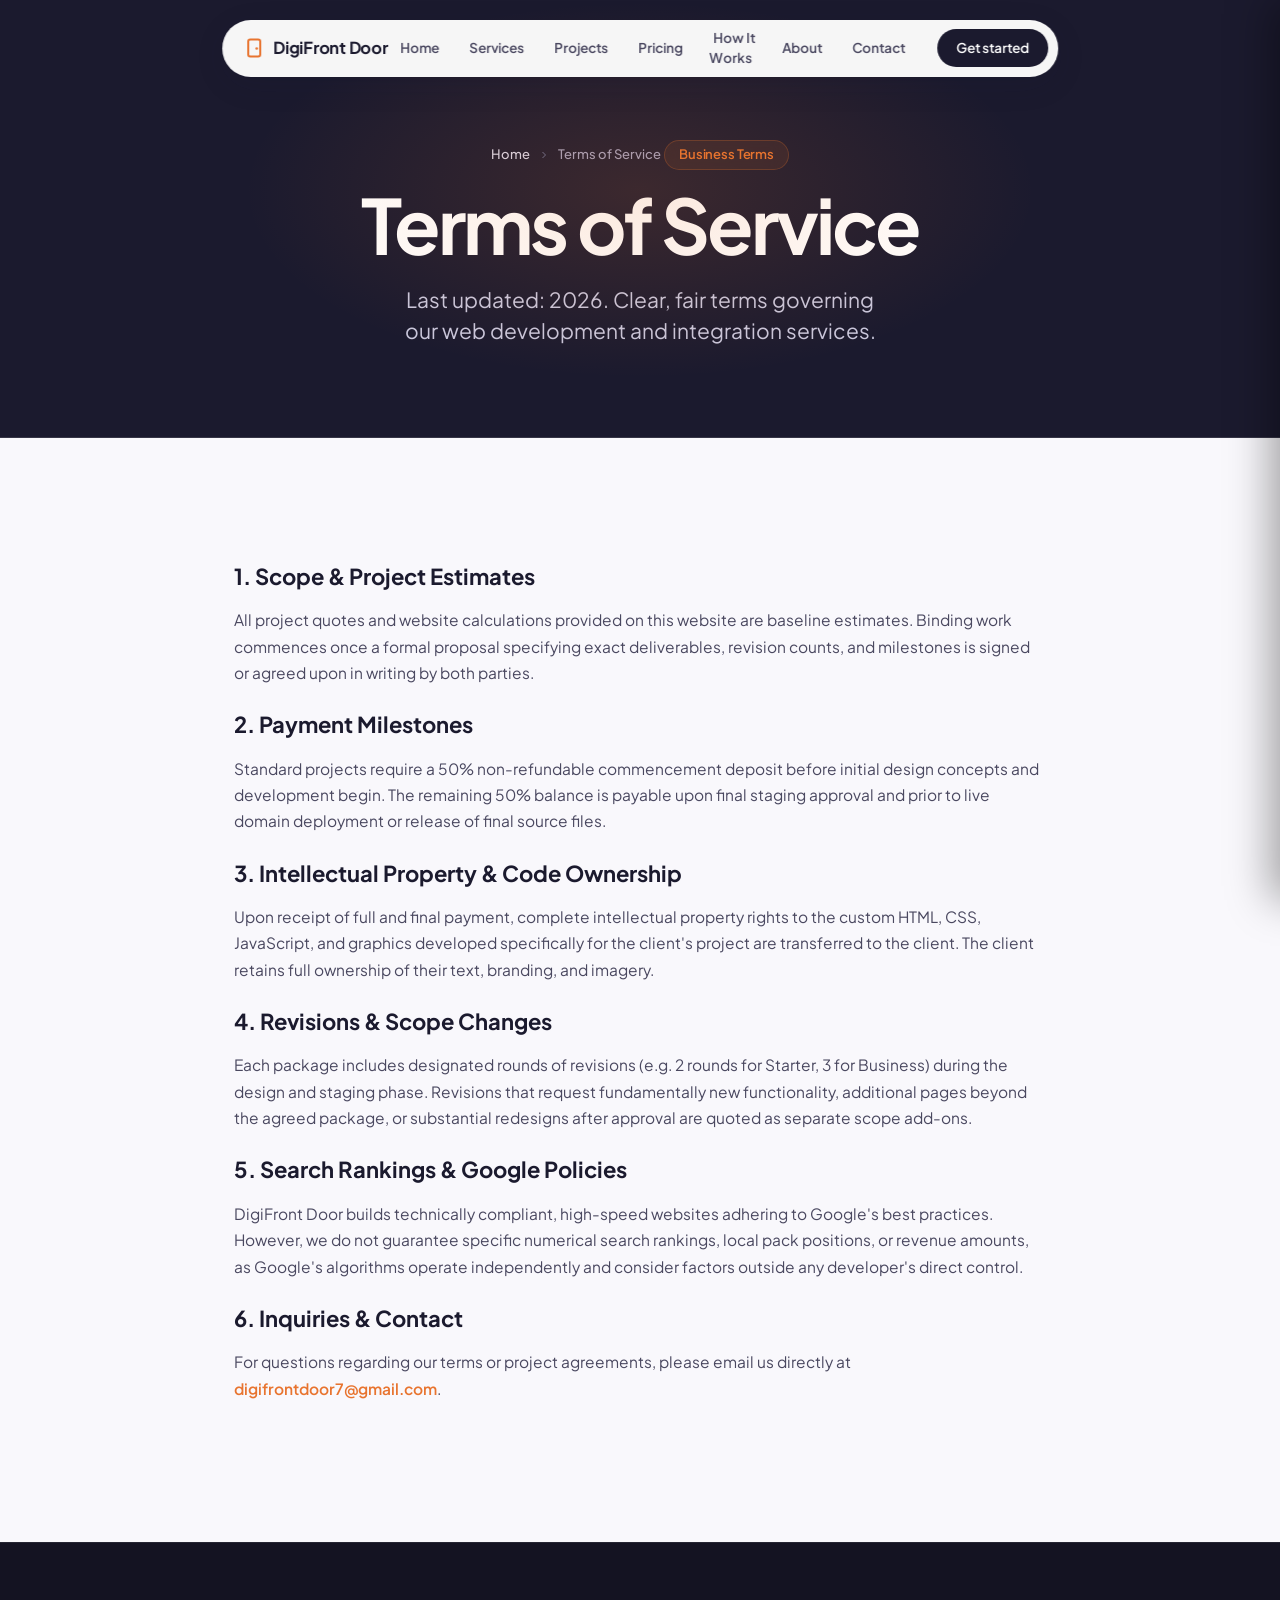
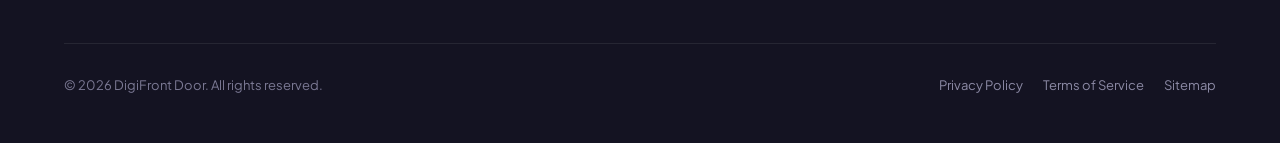
<file: terms.html>
<!DOCTYPE html>
<html lang="en">
<head>
  <meta charset="utf-8">
  <meta name="viewport" content="width=device-width, initial-scale=1, viewport-fit=cover">
  <title>Terms of Service | DigiFront Door</title>
  <meta name="description" content="DigiFront Door terms of service covering proposals, payment milestones, revisions, code ownership, and deliverables.">
  <meta name="robots" content="noindex, follow">
  <link rel="canonical" href="https://zenova-affiliates.github.io/digifront-door/terms.html">

  <link rel="icon" type="image/svg+xml" href="favicon.svg">
  <link rel="manifest" href="site.webmanifest">
  <link rel="preconnect" href="https://fonts.googleapis.com">
  <link rel="preconnect" href="https://fonts.gstatic.com" crossorigin>
  <link href="https://fonts.googleapis.com/css2?family=Plus+Jakarta+Sans:wght@400;500;600;700;800&display=swap" rel="stylesheet">
  <link rel="stylesheet" href="css/main.css">
</head>
<body>

  <a href="#main-content" class="skip-link">Skip to main content</a>

  <!-- Navigation Pill -->
  <header class="nav" role="banner">
    <a class="logo" href="index.html" aria-label="DigiFront Door home">
      <svg viewBox="0 0 20 20" fill="none" aria-hidden="true">
        <rect x="4" y="1.5" width="12" height="17" rx="2" stroke="#e8742f" stroke-width="2"/>
        <circle cx="12.5" cy="10.5" r="1.3" fill="#e8742f"/>
      </svg>
      DigiFront Door
    </a>
    
    <nav aria-label="Primary navigation">
      <ul class="nav-links">
        <li><a href="index.html">Home</a></li>
        <li><a href="services.html">Services</a></li>
        <li><a href="projects.html">Projects</a></li>
        <li><a href="pricing.html">Pricing</a></li>
        <li><a href="how-it-works.html">How It Works</a></li>
        <li><a href="about.html">About</a></li>
        <li><a href="contact.html">Contact</a></li>
      </ul>
    </nav>

    <div class="nav-actions">
      <a class="btn-dark" href="contact.html">Get started</a>
      <button class="nav-toggle" id="navToggle" type="button" aria-label="Toggle navigation menu" aria-expanded="false" aria-controls="mobileNavDrawer">
        <svg viewBox="0 0 24 24" fill="none" stroke="currentColor" stroke-width="2" stroke-linecap="round" stroke-linejoin="round">
          <line x1="3" y1="12" x2="21" y2="12"></line>
          <line x1="3" y1="6" x2="21" y2="6"></line>
          <line x1="3" y1="18" x2="21" y2="18"></line>
        </svg>
      </button>
    </div>
  </header>

  <!-- Mobile Navigation Drawer -->
  <div class="mobile-nav-overlay" id="mobileNavOverlay" aria-hidden="true"></div>
  <aside class="mobile-nav-drawer" id="mobileNavDrawer" aria-label="Mobile Navigation">
    <div>
      <div class="mobile-nav-header">
        <a class="logo" href="index.html">
          <svg viewBox="0 0 20 20" fill="none" aria-hidden="true"><rect x="4" y="1.5" width="12" height="17" rx="2" stroke="#e8742f" stroke-width="2"/><circle cx="12.5" cy="10.5" r="1.3" fill="#e8742f"/></svg>
          DigiFront Door
        </a>
        <button class="mobile-nav-close" id="navClose" type="button" aria-label="Close navigation menu">
          <svg viewBox="0 0 24 24" fill="none" stroke="currentColor" stroke-width="2" stroke-linecap="round" stroke-linejoin="round" width="20" height="20">
            <line x1="18" y1="6" x2="6" y2="18"></line>
            <line x1="6" y1="6" x2="18" y2="18"></line>
          </svg>
        </button>
      </div>
      <ul class="mobile-nav-links">
        <li><a href="index.html"><span>Home</span><span class="indicator"></span></a></li>
        <li><a href="services.html"><span>Services</span><span class="indicator"></span></a></li>
        <li><a href="projects.html"><span>Projects</span><span class="indicator"></span></a></li>
        <li><a href="pricing.html"><span>Pricing &amp; Calculator</span><span class="indicator"></span></a></li>
        <li><a href="how-it-works.html"><span>How It Works</span><span class="indicator"></span></a></li>
        <li><a href="about.html"><span>About Us</span><span class="indicator"></span></a></li>
        <li><a href="faq.html"><span>FAQ</span><span class="indicator"></span></a></li>
        <li><a href="contact.html"><span>Contact</span><span class="indicator"></span></a></li>
      </ul>
    </div>
    <div class="mobile-nav-footer">
      <a class="btn-accent" href="contact.html" style="width:100%; text-align:center;">Request a Free Quote &rarr;</a>
    </div>
  </aside>

  <!-- Hero Section -->
  <main id="main-content">
    <section class="page-hero">
      <div class="container container-narrow">
        <ul class="breadcrumbs">
          <li><a href="index.html">Home</a></li>
          <li><svg viewBox="0 0 24 24" fill="none" stroke="currentColor" stroke-width="2"><polyline points="9 18 15 12 9 6"></polyline></svg></li>
          <li aria-current="page">Terms of Service</li>
        </ul>
        <span class="badge badge-accent">Business Terms</span>
        <h1>Terms of Service</h1>
        <p class="lead">Last updated: 2026. Clear, fair terms governing our web development and integration services.</p>
      </div>
    </section>

    <!-- Terms Content -->
    <section class="section section-light">
      <div class="container container-narrow" style="font-size: 15.5px; line-height: 1.7; color: var(--ink);">
        
        <h2 style="font-size: 22px; font-weight: 700; margin-bottom: 12px;">1. Scope &amp; Project Estimates</h2>
        <p style="margin-bottom: 20px; color: var(--muted);">
          All project quotes and website calculations provided on this website are baseline estimates. Binding work commences once a formal proposal specifying exact deliverables, revision counts, and milestones is signed or agreed upon in writing by both parties.
        </p>

        <h2 style="font-size: 22px; font-weight: 700; margin-bottom: 12px;">2. Payment Milestones</h2>
        <p style="margin-bottom: 20px; color: var(--muted);">
          Standard projects require a 50% non-refundable commencement deposit before initial design concepts and development begin. The remaining 50% balance is payable upon final staging approval and prior to live domain deployment or release of final source files.
        </p>

        <h2 style="font-size: 22px; font-weight: 700; margin-bottom: 12px;">3. Intellectual Property &amp; Code Ownership</h2>
        <p style="margin-bottom: 20px; color: var(--muted);">
          Upon receipt of full and final payment, complete intellectual property rights to the custom HTML, CSS, JavaScript, and graphics developed specifically for the client's project are transferred to the client. The client retains full ownership of their text, branding, and imagery.
        </p>

        <h2 style="font-size: 22px; font-weight: 700; margin-bottom: 12px;">4. Revisions &amp; Scope Changes</h2>
        <p style="margin-bottom: 20px; color: var(--muted);">
          Each package includes designated rounds of revisions (e.g. 2 rounds for Starter, 3 for Business) during the design and staging phase. Revisions that request fundamentally new functionality, additional pages beyond the agreed package, or substantial redesigns after approval are quoted as separate scope add-ons.
        </p>

        <h2 style="font-size: 22px; font-weight: 700; margin-bottom: 12px;">5. Search Rankings &amp; Google Policies</h2>
        <p style="margin-bottom: 20px; color: var(--muted);">
          DigiFront Door builds technically compliant, high-speed websites adhering to Google's best practices. However, we do not guarantee specific numerical search rankings, local pack positions, or revenue amounts, as Google's algorithms operate independently and consider factors outside any developer's direct control.
        </p>

        <h2 style="font-size: 22px; font-weight: 700; margin-bottom: 12px;">6. Inquiries &amp; Contact</h2>
        <p style="margin-bottom: 20px; color: var(--muted);">
          For questions regarding our terms or project agreements, please email us directly at <a href="mailto:digifrontdoor7@gmail.com" style="color:var(--accent); font-weight:600;">digifrontdoor7@gmail.com</a>.
        </p>

      </div>
    </section>
  </main>

  <!-- Global Footer -->
  <footer class="footer" role="contentinfo">
    <div class="container">
      <div class="footer-bottom">
        <div>&copy; <span class="current-year">2026</span> DigiFront Door. All rights reserved.</div>
        <div class="footer-legal-links">
          <a href="privacy.html">Privacy Policy</a>
          <a href="terms.html" class="active">Terms of Service</a>
          <a href="sitemap.xml">Sitemap</a>
        </div>
      </div>
    </div>
  </footer>

  <script src="js/main.js"></script>
</body>
</html>
</file>
<file: css/main.css>
/* ==========================================================================
   DIGIFRONT DOOR — GLOBAL DESIGN SYSTEM & STYLESHEET
   Preserving original visual identity, typography, colors, and pill aesthetics
   ========================================================================== */

:root {
  --ink: #1b1a2e;
  --paper: #ffffff;
  --accent: #e8742f;
  --accent-hover: #cf6221;
  --accent-glow: rgba(232, 116, 47, 0.25);
  --accent-soft: rgba(232, 116, 47, 0.10);
  --muted: #4a4860;
  --muted-light: #76748f;
  --night: #1b1a2e;
  --night-surface: #24233c;
  --night-card: #201f35;
  --night-border: rgba(255, 255, 255, 0.12);
  --light-bg: #f9f8fc;
  --light-surface: #f1f0f7;
  --light-card: #ffffff;
  --light-border: #e3e1ed;
  --font: "Plus Jakarta Sans", system-ui, -apple-system, "Segoe UI", Roboto, sans-serif;
  --radius-sm: 8px;
  --radius-md: 16px;
  --radius-lg: 24px;
  --radius-full: 999px;
  --shadow-sm: 0 4px 16px rgba(27, 26, 46, 0.05);
  --shadow-md: 0 8px 30px rgba(27, 26, 46, 0.08);
  --shadow-lg: 0 16px 48px rgba(27, 26, 46, 0.14);
  --transition-fast: 0.15s ease;
  --transition-normal: 0.25s ease;
  --transition-slow: 0.4s ease;
}

/* --------------------------------------------------------------------------
   Reset & Base
   -------------------------------------------------------------------------- */
*, *::before, *::after {
  box-sizing: border-box;
  margin: 0;
  padding: 0;
}

html {
  scroll-behavior: smooth;
  -webkit-text-size-adjust: 100%;
  overflow-x: clip;
}

body {
  font-family: var(--font);
  color: var(--ink);
  background: var(--night);
  -webkit-font-smoothing: antialiased;
  -moz-osx-font-smoothing: grayscale;
  overflow-x: clip;
  line-height: 1.5;
}

a {
  color: inherit;
  text-decoration: none;
}

img, svg, video {
  display: block;
  max-width: 100%;
}

button, input, textarea, select {
  font: inherit;
  color: inherit;
}

/* Accessibility Focus States */
:focus-visible {
  outline: 2px solid var(--accent);
  outline-offset: 3px;
  border-radius: var(--radius-sm);
}

.skip-link {
  position: absolute;
  top: -60px;
  left: 20px;
  padding: 12px 20px;
  background: var(--accent);
  color: #fff;
  font-weight: 700;
  font-size: 14px;
  border-radius: var(--radius-full);
  z-index: 9999;
  transition: top var(--transition-fast);
}

.skip-link:focus {
  top: 20px;
}

/* --------------------------------------------------------------------------
   Navigation (Enhanced Pill)
   -------------------------------------------------------------------------- */
.nav {
  position: fixed;
  top: calc(20px + env(safe-area-inset-top, 0px));
  left: 50%;
  transform: translateX(-50%);
  z-index: 50;
  display: flex;
  align-items: center;
  gap: 28px;
  padding: 8px 10px 8px 22px;
  background: rgba(255, 255, 255, 0.96);
  backdrop-filter: blur(12px);
  -webkit-backdrop-filter: blur(12px);
  border-radius: var(--radius-full);
  box-shadow: 0 8px 30px rgba(27, 26, 46, 0.12), 0 1px 3px rgba(27, 26, 46, 0.05);
  max-width: calc(100% - 32px);
  width: auto;
  transition: transform var(--transition-normal), box-shadow var(--transition-normal);
}

.logo {
  display: flex;
  align-items: center;
  gap: 9px;
  font-weight: 700;
  font-size: 16.5px;
  letter-spacing: -0.015em;
  white-space: nowrap;
  color: var(--ink);
}

.logo svg {
  width: 20px;
  height: 20px;
  flex: none;
}

.nav-links {
  display: flex;
  align-items: center;
  gap: 22px;
  font-size: 13.5px;
  font-weight: 600;
  color: var(--muted);
  list-style: none;
}

.nav-links a {
  padding: 6px 4px;
  position: relative;
  transition: color var(--transition-fast);
}

.nav-links a:hover {
  color: var(--ink);
}

.nav-links a[aria-current="page"],
.nav-links a.active {
  color: var(--ink);
}

.nav-links a[aria-current="page"]::after,
.nav-links a.active::after {
  content: "";
  position: absolute;
  bottom: 0;
  left: 4px;
  right: 4px;
  height: 2px;
  background: var(--accent);
  border-radius: 2px;
}

.nav-actions {
  display: flex;
  align-items: center;
  gap: 8px;
}

/* Mobile Toggle Hamburger */
.nav-toggle {
  display: none;
  background: transparent;
  border: none;
  cursor: pointer;
  padding: 8px;
  border-radius: var(--radius-full);
  color: var(--ink);
  align-items: center;
  justify-content: center;
}

.nav-toggle svg {
  width: 22px;
  height: 22px;
}

/* Mobile Nav Drawer */
.mobile-nav-overlay {
  display: none;
  position: fixed;
  inset: 0;
  background: rgba(27, 26, 46, 0.75);
  backdrop-filter: blur(8px);
  -webkit-backdrop-filter: blur(8px);
  z-index: 90;
  opacity: 0;
  pointer-events: none;
  transition: opacity var(--transition-normal);
}

.mobile-nav-overlay.is-active {
  opacity: 1;
  pointer-events: auto;
}

.mobile-nav-drawer {
  position: fixed;
  top: 0;
  right: -320px;
  width: min(320px, 85vw);
  height: 100vh;
  height: 100dvh;
  background: var(--night);
  color: #fff;
  z-index: 95;
  padding: calc(24px + env(safe-area-inset-top, 0px)) 24px calc(24px + env(safe-area-inset-bottom, 0px));
  display: flex;
  flex-direction: column;
  justify-content: space-between;
  box-shadow: -10px 0 40px rgba(0, 0, 0, 0.35);
  transition: transform var(--transition-normal) cubic-bezier(0.16, 1, 0.3, 1);
}

.mobile-nav-drawer.is-active {
  transform: translateX(-320px);
}

.mobile-nav-header {
  display: flex;
  align-items: center;
  justify-content: space-between;
  padding-bottom: 20px;
  border-bottom: 1px solid var(--night-border);
}

.mobile-nav-close {
  background: rgba(255, 255, 255, 0.1);
  border: none;
  color: #fff;
  width: 36px;
  height: 36px;
  border-radius: var(--radius-full);
  display: flex;
  align-items: center;
  justify-content: center;
  cursor: pointer;
}

.mobile-nav-links {
  list-style: none;
  display: flex;
  flex-direction: column;
  gap: 16px;
  margin: 32px 0 auto;
}

.mobile-nav-links a {
  display: flex;
  align-items: center;
  justify-content: space-between;
  font-size: 18px;
  font-weight: 600;
  color: #d1cfe3;
  padding: 8px 0;
  transition: color var(--transition-fast), padding-left var(--transition-fast);
}

.mobile-nav-links a:hover,
.mobile-nav-links a.active,
.mobile-nav-links a[aria-current="page"] {
  color: #fff;
  padding-left: 6px;
}

.mobile-nav-links a.active span.indicator {
  display: block;
  width: 8px;
  height: 8px;
  background: var(--accent);
  border-radius: 50%;
}

.mobile-nav-footer {
  padding-top: 24px;
  border-top: 1px solid var(--night-border);
  display: flex;
  flex-direction: column;
  gap: 12px;
}

.mobile-contact-item {
  display: flex;
  align-items: center;
  gap: 10px;
  font-size: 13.5px;
  color: #a8a5c4;
}

.mobile-contact-item svg {
  width: 16px;
  height: 16px;
  color: var(--accent);
}

/* --------------------------------------------------------------------------
   Buttons
   -------------------------------------------------------------------------- */
.btn-dark {
  display: inline-flex;
  align-items: center;
  justify-content: center;
  gap: 8px;
  height: 38px;
  padding: 0 18px;
  border-radius: var(--radius-full);
  background: var(--ink);
  color: #fff;
  font-size: 13.5px;
  font-weight: 600;
  white-space: nowrap;
  border: 1px solid transparent;
  cursor: pointer;
  transition: transform var(--transition-fast), background var(--transition-fast), box-shadow var(--transition-fast);
}

.btn-dark:hover {
  background: #2d2b4a;
  transform: translateY(-1px);
}

.btn-dark:active {
  transform: scale(0.97);
}

.btn-accent {
  display: inline-flex;
  align-items: center;
  justify-content: center;
  gap: 8px;
  height: 48px;
  padding: 0 26px;
  border-radius: var(--radius-full);
  background: var(--accent);
  color: #fff;
  font-size: 15px;
  font-weight: 600;
  white-space: nowrap;
  border: none;
  cursor: pointer;
  box-shadow: 0 8px 24px var(--accent-glow);
  transition: transform var(--transition-fast), background var(--transition-fast), box-shadow var(--transition-fast);
}

.btn-accent:hover {
  background: var(--accent-hover);
  box-shadow: 0 12px 28px rgba(232, 116, 47, 0.35);
  transform: translateY(-2px);
}

.btn-accent:active {
  transform: scale(0.97);
}

.btn-light {
  display: inline-flex;
  align-items: center;
  justify-content: center;
  gap: 8px;
  height: 48px;
  padding: 0 24px;
  border-radius: var(--radius-full);
  background: #fff;
  color: var(--ink);
  font-size: 15px;
  font-weight: 600;
  white-space: nowrap;
  border: none;
  cursor: pointer;
  box-shadow: 0 8px 22px rgba(27, 26, 46, 0.22);
  transition: transform var(--transition-fast), box-shadow var(--transition-fast), background var(--transition-fast);
}

.btn-light:hover {
  box-shadow: 0 10px 26px rgba(27, 26, 46, 0.28);
  transform: translateY(-2px);
}

.btn-light:active {
  transform: scale(0.97);
}

.btn-ghost {
  display: inline-flex;
  align-items: center;
  justify-content: center;
  gap: 8px;
  height: 48px;
  padding: 0 24px;
  border-radius: var(--radius-full);
  border: 1px solid rgba(255, 255, 255, 0.28);
  color: #fff;
  font-size: 15px;
  font-weight: 600;
  background: transparent;
  cursor: pointer;
  white-space: nowrap;
  transition: background var(--transition-fast), transform var(--transition-fast), border-color var(--transition-fast);
}

.btn-ghost:hover {
  background: rgba(255, 255, 255, 0.1);
  border-color: rgba(255, 255, 255, 0.45);
  transform: translateY(-2px);
}

.btn-ghost:active {
  transform: scale(0.97);
}

.btn-ghost-dark {
  display: inline-flex;
  align-items: center;
  justify-content: center;
  gap: 8px;
  height: 44px;
  padding: 0 22px;
  border-radius: var(--radius-full);
  border: 1px solid var(--light-border);
  color: var(--ink);
  font-size: 14.5px;
  font-weight: 600;
  background: #fff;
  cursor: pointer;
  white-space: nowrap;
  transition: all var(--transition-fast);
}

.btn-ghost-dark:hover {
  border-color: var(--ink);
  background: var(--light-surface);
  transform: translateY(-2px);
}

.btn-text {
  font-size: 15px;
  font-weight: 600;
  padding: 12px 2px;
  background: none;
  border: 0;
  color: var(--ink);
  font-family: inherit;
  cursor: pointer;
  display: inline-flex;
  align-items: center;
  gap: 6px;
  transition: color var(--transition-fast);
}

.btn-text:hover {
  color: var(--accent);
  text-decoration: underline;
  text-underline-offset: 4px;
}

/* --------------------------------------------------------------------------
   Typography & Common Elements
   -------------------------------------------------------------------------- */
.badge {
  display: inline-flex;
  align-items: center;
  gap: 6px;
  height: 30px;
  padding: 0 14px;
  border-radius: var(--radius-full);
  background: rgba(255, 255, 255, 0.12);
  color: #fff;
  backdrop-filter: blur(8px);
  -webkit-backdrop-filter: blur(8px);
  font-size: 13px;
  font-weight: 600;
  letter-spacing: -0.01em;
  width: fit-content;
}

.badge-light {
  background: rgba(27, 26, 46, 0.06);
  color: var(--ink);
  border: 1px solid var(--light-border);
}

.badge-accent {
  background: var(--accent-soft);
  color: var(--accent);
  border: 1px solid rgba(232, 116, 47, 0.25);
}

/* --------------------------------------------------------------------------
   Layout Containers & Page Sections
   -------------------------------------------------------------------------- */
.container {
  width: 100%;
  max-width: 1200px;
  margin: 0 auto;
  padding: 0 24px;
}

.container-narrow {
  max-width: 860px;
}

.container-wide {
  max-width: 1320px;
}

.section {
  padding: clamp(64px, 10vw, 120px) 0;
  position: relative;
}

.section-light {
  background: var(--light-bg);
  color: var(--ink);
}

.section-dark {
  background: var(--night);
  color: #fff;
}

.section-header {
  text-align: center;
  max-width: 680px;
  margin: 0 auto clamp(40px, 6vw, 64px);
}

.section-header.text-left {
  text-align: left;
  margin-left: 0;
}

.section-header .badge {
  margin-bottom: 16px;
}

.section-title {
  font-size: clamp(32px, 4.5vw, 54px);
  line-height: 1.08;
  font-weight: 700;
  letter-spacing: -0.035em;
  text-wrap: balance;
}

.section-subtitle {
  margin-top: 16px;
  font-size: clamp(16px, 1.6vw, 19px);
  line-height: 1.55;
  color: var(--muted);
  text-wrap: balance;
}

.section-dark .section-subtitle {
  color: #b7b5cb;
}

/* --------------------------------------------------------------------------
   Interior Page Hero Banner
   -------------------------------------------------------------------------- */
.page-hero {
  background: var(--night);
  color: #fff;
  padding: calc(140px + env(safe-area-inset-top, 0px)) 24px clamp(60px, 9vw, 90px);
  text-align: center;
  position: relative;
  overflow: hidden;
  border-bottom: 1px solid var(--night-border);
}

.page-hero::before {
  content: "";
  position: absolute;
  top: 0;
  left: 50%;
  transform: translateX(-50%);
  width: min(800px, 90vw);
  height: 380px;
  background: radial-gradient(ellipse at center, rgba(232, 116, 47, 0.16) 0%, rgba(27, 26, 46, 0) 70%);
  pointer-events: none;
}

.breadcrumbs {
  display: inline-flex;
  align-items: center;
  gap: 8px;
  font-size: 13px;
  font-weight: 500;
  color: #a4a2be;
  margin-bottom: 20px;
  list-style: none;
}

.breadcrumbs a {
  color: #d8d6e8;
  transition: color var(--transition-fast);
}

.breadcrumbs a:hover {
  color: var(--accent);
}

.breadcrumbs svg {
  width: 12px;
  height: 12px;
  opacity: 0.6;
}

.page-hero h1 {
  font-size: clamp(38px, 6vw, 76px);
  line-height: 1.04;
  font-weight: 700;
  letter-spacing: -0.04em;
  max-width: 18ch;
  margin: 0 auto;
  text-wrap: balance;
}

.page-hero p.lead {
  margin: 20px auto 0;
  max-width: 48ch;
  font-size: clamp(17px, 1.7vw, 21px);
  line-height: 1.5;
  color: #c9c7dc;
  text-wrap: balance;
}

.page-hero .hero-cta {
  margin-top: 32px;
  display: flex;
  align-items: center;
  justify-content: center;
  gap: 16px;
  flex-wrap: wrap;
}

/* --------------------------------------------------------------------------
   Cards & Bento Grid Layouts
   -------------------------------------------------------------------------- */
.bento-grid {
  display: grid;
  grid-template-columns: repeat(12, 1fr);
  gap: 24px;
}

.card {
  border-radius: var(--radius-lg);
  padding: clamp(24px, 4vw, 36px);
  transition: transform var(--transition-fast), box-shadow var(--transition-fast), border-color var(--transition-fast);
  position: relative;
}

.card-light {
  background: var(--light-card);
  border: 1px solid var(--light-border);
  box-shadow: var(--shadow-sm);
}

.card-light:hover {
  transform: translateY(-4px);
  box-shadow: var(--shadow-hover);
  border-color: #d1cfdf;
}

.card-dark {
  background: var(--night-card);
  border: 1px solid var(--night-border);
}

.card-dark:hover {
  transform: translateY(-4px);
  border-color: rgba(255, 255, 255, 0.22);
  box-shadow: 0 16px 40px rgba(0, 0, 0, 0.35);
}

.card-icon {
  width: 52px;
  height: 52px;
  border-radius: 14px;
  display: flex;
  align-items: center;
  justify-content: center;
  margin-bottom: 20px;
  background: var(--accent-soft);
  color: var(--accent);
}

.card-icon svg {
  width: 26px;
  height: 26px;
}

.card-title {
  font-size: clamp(20px, 2vw, 24px);
  font-weight: 700;
  letter-spacing: -0.02em;
  margin-bottom: 12px;
  color: inherit;
}

.card-desc {
  font-size: 15px;
  line-height: 1.6;
  color: var(--muted);
}

.card-dark .card-desc {
  color: #a8a6c2;
}

.card-feature-list {
  list-style: none;
  margin: 20px 0;
  display: flex;
  flex-direction: column;
  gap: 10px;
  font-size: 14px;
  color: inherit;
}

.card-feature-list li {
  display: flex;
  align-items: flex-start;
  gap: 10px;
}

.card-feature-list svg {
  width: 18px;
  height: 18px;
  color: var(--accent);
  flex-shrink: 0;
  margin-top: 2px;
}

/* --------------------------------------------------------------------------
   Accordion (FAQ)
   -------------------------------------------------------------------------- */
.accordion {
  display: flex;
  flex-direction: column;
  gap: 14px;
}

.accordion-item {
  border-radius: var(--radius-md);
  border: 1px solid var(--light-border);
  background: var(--light-card);
  overflow: hidden;
  transition: border-color var(--transition-fast), box-shadow var(--transition-fast);
}

.section-dark .accordion-item {
  background: var(--night-card);
  border-color: var(--night-border);
}

.accordion-item.is-open {
  border-color: var(--accent);
  box-shadow: var(--shadow-sm);
}

.accordion-header {
  width: 100%;
  display: flex;
  align-items: center;
  justify-content: space-between;
  gap: 16px;
  padding: 22px 24px;
  background: transparent;
  border: none;
  text-align: left;
  cursor: pointer;
  font-size: clamp(16px, 1.6vw, 19px);
  font-weight: 600;
  color: var(--ink);
  transition: color var(--transition-fast);
}

.section-dark .accordion-header {
  color: #fff;
}

.accordion-header:hover {
  color: var(--accent);
}

.accordion-icon {
  width: 28px;
  height: 28px;
  border-radius: var(--radius-full);
  background: var(--light-surface);
  display: flex;
  align-items: center;
  justify-content: center;
  flex-shrink: 0;
  transition: transform var(--transition-fast), background var(--transition-fast);
}

.section-dark .accordion-icon {
  background: rgba(255, 255, 255, 0.08);
  color: #fff;
}

.accordion-icon svg {
  width: 14px;
  height: 14px;
  transition: transform var(--transition-fast);
}

.accordion-item.is-open .accordion-icon svg {
  transform: rotate(180deg);
}

.accordion-item.is-open .accordion-icon {
  background: var(--accent);
  color: #fff;
}

.accordion-content {
  display: none;
  padding: 0 24px 24px;
  font-size: 15px;
  line-height: 1.65;
  color: var(--muted);
}

.section-dark .accordion-content {
  color: #b3b1c7;
}

.accordion-item.is-open .accordion-content {
  display: block;
}

/* --------------------------------------------------------------------------
   Forms & Controls
   -------------------------------------------------------------------------- */
.form-group {
  display: flex;
  flex-direction: column;
  gap: 8px;
  margin-bottom: 20px;
  text-align: left;
}

.form-label {
  font-size: 14px;
  font-weight: 600;
  color: var(--ink);
  display: flex;
  align-items: center;
  justify-content: space-between;
}

.section-dark .form-label {
  color: #e5e3f5;
}

.form-label span.req {
  color: var(--accent);
}

.form-control {
  width: 100%;
  height: 48px;
  padding: 0 16px;
  border-radius: var(--radius-sm);
  border: 1px solid var(--light-border);
  background: #fff;
  color: var(--ink);
  font-size: 15px;
  transition: border-color var(--transition-fast), box-shadow var(--transition-fast);
}

textarea.form-control {
  height: auto;
  min-height: 130px;
  padding: 14px 16px;
  resize: vertical;
}

.section-dark .form-control {
  background: rgba(255, 255, 255, 0.05);
  border-color: var(--night-border);
  color: #fff;
}

.form-control:focus {
  border-color: var(--accent);
  box-shadow: 0 0 0 3px var(--accent-glow);
  outline: none;
}

.form-control[aria-invalid="true"] {
  border-color: #e53e3e;
}

.form-error {
  font-size: 12.5px;
  color: #e53e3e;
  display: none;
  margin-top: 4px;
}

.form-control[aria-invalid="true"] + .form-error {
  display: block;
}

.checkbox-label {
  display: flex;
  align-items: flex-start;
  gap: 10px;
  font-size: 13.5px;
  line-height: 1.45;
  color: var(--muted);
  cursor: pointer;
  user-select: none;
}

.section-dark .checkbox-label {
  color: #a8a6c4;
}

.checkbox-label input[type="checkbox"] {
  margin-top: 3px;
  width: 16px;
  height: 16px;
  accent-color: var(--accent);
  cursor: pointer;
}

/* --------------------------------------------------------------------------
   Toast & Modal
   -------------------------------------------------------------------------- */
.toast {
  position: fixed;
  bottom: 30px;
  right: 30px;
  background: var(--ink);
  color: #fff;
  padding: 14px 22px;
  border-radius: var(--radius-full);
  box-shadow: 0 10px 30px rgba(0, 0, 0, 0.25);
  font-size: 14px;
  font-weight: 600;
  display: flex;
  align-items: center;
  gap: 10px;
  z-index: 1000;
  transform: translateY(100px);
  opacity: 0;
  pointer-events: none;
  transition: transform var(--transition-normal), opacity var(--transition-normal);
  border: 1px solid rgba(255, 255, 255, 0.15);
}

.toast.is-active {
  transform: translateY(0);
  opacity: 1;
  pointer-events: auto;
}

.modal-backdrop {
  position: fixed;
  inset: 0;
  background: rgba(27, 26, 46, 0.85);
  backdrop-filter: blur(10px);
  -webkit-backdrop-filter: blur(10px);
  z-index: 500;
  display: flex;
  align-items: center;
  justify-content: center;
  padding: 24px;
  opacity: 0;
  pointer-events: none;
  transition: opacity var(--transition-normal);
}

.modal-backdrop.is-active {
  opacity: 1;
  pointer-events: auto;
}

.modal-content {
  background: var(--night);
  color: #fff;
  border-radius: var(--radius-lg);
  border: 1px solid var(--night-border);
  width: 100%;
  max-width: 680px;
  max-height: 90vh;
  overflow-y: auto;
  padding: clamp(24px, 4vw, 36px);
  position: relative;
  box-shadow: 0 24px 60px rgba(0, 0, 0, 0.45);
  transform: scale(0.95);
  transition: transform var(--transition-normal);
}

.modal-backdrop.is-active .modal-content {
  transform: scale(1);
}

.modal-close {
  position: absolute;
  top: 20px;
  right: 20px;
  background: rgba(255, 255, 255, 0.1);
  border: none;
  color: #fff;
  width: 36px;
  height: 36px;
  border-radius: var(--radius-full);
  display: flex;
  align-items: center;
  justify-content: center;
  cursor: pointer;
  transition: background var(--transition-fast);
}

.modal-close:hover {
  background: rgba(255, 255, 255, 0.2);
}

/* --------------------------------------------------------------------------
   Global Footer
   -------------------------------------------------------------------------- */
.footer {
  background: #141322;
  color: #fff;
  padding: clamp(60px, 8vw, 100px) 0 clamp(32px, 5vw, 48px);
  border-top: 1px solid rgba(255, 255, 255, 0.08);
}

.footer-grid {
  display: grid;
  grid-template-columns: 2fr 1fr 1fr 1.5fr;
  gap: clamp(32px, 5vw, 64px);
  margin-bottom: clamp(48px, 6vw, 64px);
}

.footer-brand p {
  margin-top: 16px;
  font-size: 14.5px;
  line-height: 1.6;
  color: #9f9dae;
  max-width: 32ch;
}

.footer-status {
  display: inline-flex;
  align-items: center;
  gap: 8px;
  margin-top: 20px;
  padding: 6px 14px;
  background: rgba(255, 255, 255, 0.06);
  border-radius: var(--radius-full);
  font-size: 12.5px;
  color: #c4c2d9;
}

.status-dot {
  width: 8px;
  height: 8px;
  border-radius: 50%;
  background: #10b981;
  box-shadow: 0 0 10px #10b981;
}

.footer-col h4 {
  font-size: 15px;
  font-weight: 700;
  letter-spacing: -0.01em;
  color: #fff;
  margin-bottom: 20px;
}

.footer-links {
  list-style: none;
  display: flex;
  flex-direction: column;
  gap: 12px;
  font-size: 14px;
}

.footer-links a {
  color: #a3a1b8;
  transition: color var(--transition-fast);
}

.footer-links a:hover {
  color: #fff;
}

.footer-contact-list {
  list-style: none;
  display: flex;
  flex-direction: column;
  gap: 14px;
  font-size: 14px;
  color: #a3a1b8;
}

.footer-contact-item {
  display: flex;
  align-items: flex-start;
  gap: 10px;
}

.footer-contact-item svg {
  width: 18px;
  height: 18px;
  color: var(--accent);
  flex-shrink: 0;
  margin-top: 2px;
}

.footer-bottom {
  padding-top: 32px;
  border-top: 1px solid rgba(255, 255, 255, 0.08);
  display: flex;
  align-items: center;
  justify-content: space-between;
  flex-wrap: wrap;
  gap: 16px;
  font-size: 13px;
  color: #7b7994;
}

.footer-legal-links {
  display: flex;
  gap: 20px;
}

.footer-legal-links a {
  color: #8c8aa5;
  transition: color var(--transition-fast);
}

.footer-legal-links a:hover {
  color: #fff;
}

.btn-back-to-top {
  display: inline-flex;
  align-items: center;
  gap: 6px;
  background: transparent;
  border: 1px solid rgba(255, 255, 255, 0.15);
  color: #c4c2d9;
  padding: 6px 14px;
  border-radius: var(--radius-full);
  font-size: 12.5px;
  cursor: pointer;
  transition: all var(--transition-fast);
}

.btn-back-to-top:hover {
  color: #fff;
  border-color: rgba(255, 255, 255, 0.35);
  background: rgba(255, 255, 255, 0.05);
}

/* --------------------------------------------------------------------------
   Responsive Breakpoints
   -------------------------------------------------------------------------- */
@media (max-width: 980px) {
  .nav {
    gap: 16px;
    padding: 6px 8px 6px 18px;
  }
  .nav-links {
    display: none;
  }
  .nav-toggle {
    display: flex;
  }
  .footer-grid {
    grid-template-columns: 1fr 1fr;
  }
}

@media (max-width: 640px) {
  .nav {
    max-width: calc(100% - 24px);
    top: calc(12px + env(safe-area-inset-top, 0px));
    padding: 6px 6px 6px 16px;
  }
  .logo {
    font-size: 15px;
  }
  .btn-dark {
    height: 34px;
    padding: 0 14px;
    font-size: 12.5px;
  }
  .footer-grid {
    grid-template-columns: 1fr;
    gap: 36px;
  }
  .footer-bottom {
    flex-direction: column;
    align-items: flex-start;
  }
}

@media (prefers-reduced-motion: reduce) {
  *, *::before, *::after {
    animation-duration: 0.01ms !important;
    animation-iteration-count: 1 !important;
    transition-duration: 0.01ms !important;
    scroll-behavior: auto !important;
  }
}


/* --------------------------------------------------------------------------
   Interactive Components & Specific Page Enhancements
   -------------------------------------------------------------------------- */

/* Form Alerts & Spinners */
.form-alert {
  padding: 16px 20px;
  border-radius: var(--radius-md);
  margin-bottom: 24px;
  font-size: 14.5px;
  font-weight: 500;
  display: none;
}

.form-alert-success {
  background: rgba(16, 185, 129, 0.12);
  border: 1px solid rgba(16, 185, 129, 0.35);
  color: #10b981;
}

.form-alert-error {
  background: rgba(239, 68, 68, 0.12);
  border: 1px solid rgba(239, 68, 68, 0.35);
  color: #ef4444;
}

.alert-content {
  display: flex;
  align-items: center;
  gap: 12px;
}

@keyframes spin {
  from { transform: rotate(0deg); }
  to { transform: rotate(360deg); }
}

.spin {
  animation: spin 1s linear infinite;
}

/* Portfolio Filters & Bento Cards */
.portfolio-filters {
  display: flex;
  align-items: center;
  justify-content: center;
  gap: 10px;
  flex-wrap: wrap;
  margin-bottom: clamp(36px, 5vw, 54px);
}

.portfolio-filter-btn {
  padding: 8px 18px;
  border-radius: var(--radius-full);
  border: 1px solid var(--light-border);
  background: var(--light-card);
  color: var(--muted);
  font-size: 13.5px;
  font-weight: 600;
  cursor: pointer;
  transition: all var(--transition-fast);
}

.section-dark .portfolio-filter-btn {
  background: var(--night-card);
  border-color: var(--night-border);
  color: #b7b5cb;
}

.portfolio-filter-btn:hover {
  color: var(--ink);
  border-color: #c0bdd0;
}

.section-dark .portfolio-filter-btn:hover {
  color: #fff;
  border-color: rgba(255, 255, 255, 0.3);
}

.portfolio-filter-btn.is-active {
  background: var(--ink);
  color: #fff;
  border-color: var(--ink);
}

.section-dark .portfolio-filter-btn.is-active {
  background: var(--accent);
  color: #fff;
  border-color: var(--accent);
}

.project-card {
  border-radius: var(--radius-lg);
  overflow: hidden;
  display: flex;
  flex-direction: column;
  transition: transform var(--transition-normal), box-shadow var(--transition-normal);
  position: relative;
}

.project-thumb {
  position: relative;
  width: 100%;
  height: 240px;
  background: #2a2942;
  overflow: hidden;
  display: flex;
  align-items: center;
  justify-content: center;
}

.project-mockup {
  width: 90%;
  height: 85%;
  border-radius: 8px 8px 0 0;
  box-shadow: 0 12px 30px rgba(0, 0, 0, 0.4);
  background: #1e1d30;
  border: 1px solid rgba(255, 255, 255, 0.15);
  display: flex;
  flex-direction: column;
  overflow: hidden;
  transition: transform var(--transition-normal);
}

.project-card:hover .project-mockup {
  transform: translateY(-6px);
}

.mockup-bar {
  height: 22px;
  background: rgba(255, 255, 255, 0.08);
  display: flex;
  align-items: center;
  gap: 6px;
  padding: 0 10px;
  border-bottom: 1px solid rgba(255, 255, 255, 0.06);
}

.mockup-dot {
  width: 6px;
  height: 6px;
  border-radius: 50%;
  background: rgba(255, 255, 255, 0.3);
}

.mockup-screen {
  flex: 1;
  padding: 14px;
  display: flex;
  flex-direction: column;
  gap: 8px;
  background: #141323;
}

.mockup-header-line {
  height: 10px;
  width: 45%;
  border-radius: 4px;
  background: var(--accent);
  opacity: 0.8;
}

.mockup-sub-line {
  height: 6px;
  width: 70%;
  border-radius: 3px;
  background: rgba(255, 255, 255, 0.2);
}

.mockup-grid-sim {
  display: flex;
  gap: 8px;
  margin-top: 8px;
}

.mockup-box-sim {
  flex: 1;
  height: 50px;
  border-radius: 6px;
  background: rgba(255, 255, 255, 0.06);
  border: 1px dashed rgba(255, 255, 255, 0.15);
}

.project-body {
  padding: 24px;
  display: flex;
  flex-direction: column;
  flex: 1;
}

.project-header-meta {
  display: flex;
  align-items: center;
  justify-content: space-between;
  gap: 12px;
  margin-bottom: 12px;
}

.project-category {
  font-size: 12px;
  font-weight: 700;
  text-transform: uppercase;
  letter-spacing: 0.08em;
  color: var(--accent);
}

.project-status-tag {
  font-size: 11.5px;
  padding: 2px 10px;
  border-radius: var(--radius-full);
  background: rgba(255, 255, 255, 0.1);
  color: #c9c7dc;
  font-weight: 600;
}

.project-title {
  font-size: 21px;
  font-weight: 700;
  letter-spacing: -0.02em;
  margin-bottom: 10px;
}

.project-tagline {
  font-size: 14px;
  line-height: 1.55;
  color: var(--muted);
  margin-bottom: 18px;
  flex: 1;
}

.section-dark .project-tagline {
  color: #a4a2be;
}

.tech-pills {
  display: flex;
  flex-wrap: wrap;
  gap: 6px;
  margin-bottom: 20px;
}

.tech-pill {
  font-size: 11.5px;
  padding: 3px 9px;
  border-radius: var(--radius-full);
  background: rgba(27, 26, 46, 0.06);
  color: var(--muted);
  font-weight: 600;
}

.section-dark .tech-pill {
  background: rgba(255, 255, 255, 0.08);
  color: #d1cfe3;
}

.project-actions {
  display: flex;
  align-items: center;
  gap: 12px;
  margin-top: auto;
}

/* Pricing Grid & Custom Quote Calculator */
.pricing-grid {
  display: grid;
  grid-template-columns: repeat(3, 1fr);
  gap: 28px;
}

.pricing-card {
  border-radius: var(--radius-lg);
  padding: clamp(28px, 4vw, 40px);
  display: flex;
  flex-direction: column;
  position: relative;
  transition: transform var(--transition-fast), box-shadow var(--transition-fast);
}

.pricing-card.is-popular {
  border: 2px solid var(--accent);
  box-shadow: 0 16px 48px var(--accent-glow);
  transform: scale(1.02);
}

.pricing-popular-badge {
  position: absolute;
  top: -14px;
  left: 50%;
  transform: translateX(-50%);
  background: var(--accent);
  color: #fff;
  font-size: 11.5px;
  font-weight: 700;
  letter-spacing: 0.05em;
  text-transform: uppercase;
  padding: 4px 16px;
  border-radius: var(--radius-full);
  box-shadow: 0 4px 12px rgba(232, 116, 47, 0.4);
}

.pricing-name {
  font-size: 24px;
  font-weight: 700;
  letter-spacing: -0.02em;
  margin-bottom: 8px;
}

.pricing-desc {
  font-size: 14.5px;
  color: var(--muted);
  margin-bottom: 24px;
  min-height: 44px;
}

.section-dark .pricing-desc {
  color: #a4a2be;
}

.pricing-price-wrap {
  display: flex;
  align-items: baseline;
  gap: 6px;
  margin-bottom: 24px;
}

.pricing-currency {
  font-size: 24px;
  font-weight: 700;
}

.pricing-amount {
  font-size: clamp(40px, 4.5vw, 54px);
  font-weight: 800;
  letter-spacing: -0.04em;
  line-height: 1;
}

.pricing-period {
  font-size: 14px;
  color: var(--muted);
}

.section-dark .pricing-period {
  color: #9f9cb8;
}

.quote-calculator-layout {
  display: grid;
  grid-template-columns: 1.6fr 1fr;
  gap: 32px;
  align-items: start;
}

.calc-section-title {
  font-size: 17px;
  font-weight: 700;
  letter-spacing: -0.01em;
  margin-bottom: 14px;
  display: flex;
  align-items: center;
  gap: 8px;
}

.calc-options-grid {
  display: grid;
  grid-template-columns: 1fr 1fr;
  gap: 14px;
  margin-bottom: 28px;
}

.calc-choice-card {
  border: 1px solid var(--light-border);
  background: var(--light-card);
  border-radius: var(--radius-md);
  padding: 16px;
  cursor: pointer;
  display: flex;
  align-items: flex-start;
  gap: 12px;
  transition: all var(--transition-fast);
}

.section-dark .calc-choice-card {
  background: var(--night-card);
  border-color: var(--night-border);
}

.calc-choice-card:hover {
  border-color: var(--accent);
}

.calc-choice-card input {
  margin-top: 3px;
  accent-color: var(--accent);
}

.calc-choice-body strong {
  display: block;
  font-size: 14.5px;
  margin-bottom: 4px;
}

.calc-choice-body span {
  font-size: 12.5px;
  color: var(--muted);
}

.section-dark .calc-choice-body span {
  color: #a4a2be;
}

.calc-summary-sticky {
  position: sticky;
  top: 100px;
  border-radius: var(--radius-lg);
  background: var(--night-surface);
  border: 1px solid var(--night-border);
  padding: 32px;
  color: #fff;
  box-shadow: var(--shadow-lg);
}

.calc-summary-total {
  margin: 20px 0;
  padding: 20px 0;
  border-top: 1px solid var(--night-border);
  border-bottom: 1px solid var(--night-border);
}

.calc-price-large {
  font-size: 44px;
  font-weight: 800;
  color: var(--accent);
  letter-spacing: -0.03em;
  line-height: 1.1;
}

.calc-breakdown-list {
  list-style: none;
  display: flex;
  flex-direction: column;
  gap: 8px;
  font-size: 13.5px;
  color: #b7b5ce;
  margin-bottom: 24px;
}

.calc-breakdown-list li {
  display: flex;
  align-items: center;
  justify-content: space-between;
}

.calc-breakdown-list .addon-price {
  color: #fff;
  font-weight: 600;
}

/* Timeline & Process */
.timeline {
  position: relative;
  max-width: 820px;
  margin: 0 auto;
  display: flex;
  flex-direction: column;
  gap: 32px;
}

.timeline::before {
  content: "";
  position: absolute;
  top: 10px;
  bottom: 10px;
  left: 24px;
  width: 2px;
  background: linear-gradient(180deg, var(--accent) 0%, rgba(232, 116, 47, 0.2) 100%);
}

.timeline-step {
  position: relative;
  display: flex;
  align-items: flex-start;
  gap: 24px;
  padding-left: 10px;
}

.timeline-num {
  width: 44px;
  height: 44px;
  border-radius: 50%;
  background: var(--night);
  border: 2px solid var(--accent);
  color: #fff;
  font-weight: 700;
  font-size: 16px;
  display: flex;
  align-items: center;
  justify-content: center;
  flex-shrink: 0;
  z-index: 2;
  box-shadow: 0 0 16px var(--accent-glow);
}

.timeline-card {
  flex: 1;
  background: var(--night-card);
  border: 1px solid var(--night-border);
  border-radius: var(--radius-md);
  padding: 24px;
  color: #fff;
}

.timeline-card h3 {
  font-size: 19px;
  font-weight: 700;
  letter-spacing: -0.015em;
  margin-bottom: 8px;
}

.timeline-card p {
  font-size: 14.5px;
  line-height: 1.6;
  color: #b7b5ce;
}

.timeline-deliverable {
  margin-top: 12px;
  padding-top: 12px;
  border-top: 1px solid rgba(255, 255, 255, 0.08);
  font-size: 13px;
  color: var(--accent);
  font-weight: 600;
}

/* FAQ Search Bar */
.search-bar-wrap {
  position: relative;
  max-width: 540px;
  margin: 0 auto clamp(32px, 5vw, 48px);
}

.search-bar-wrap input {
  padding-left: 48px;
  height: 52px;
  border-radius: var(--radius-full);
}

.search-bar-icon {
  position: absolute;
  left: 18px;
  top: 50%;
  transform: translateY(-50%);
  color: var(--muted);
  pointer-events: none;
}

@media (max-width: 980px) {
  .pricing-grid {
    grid-template-columns: 1fr;
    max-width: 480px;
    margin: 0 auto;
  }
  .pricing-card.is-popular {
    transform: none;
  }
  .quote-calculator-layout {
    grid-template-columns: 1fr;
  }
  .calc-summary-sticky {
    position: static;
  }
}

@media (max-width: 640px) {
  .calc-options-grid {
    grid-template-columns: 1fr;
  }
  .timeline::before {
    left: 20px;
  }
  .timeline-num {
    width: 36px;
    height: 36px;
    font-size: 14px;
  }
}
</file>
<file: css/home-scroll.css>
/* ==========================================================================
   DIGIFRONT DOOR — CINEMATIC HOME SCROLL ANIMATION STYLES
   Preserving door frame sequence, text captions, and stage layout
   ========================================================================== */

/* Loading line */
.load {
  position: fixed;
  inset: 0 0 auto 0;
  height: 2px;
  z-index: 60;
  background: transparent;
  pointer-events: none;
}

.load i {
  display: block;
  height: 100%;
  width: 0;
  background: var(--accent);
  transition: width 0.25s linear, opacity 0.4s 0.2s;
}

.load.done i {
  opacity: 0;
}

/* Loading gate */
.gate {
  position: fixed;
  inset: 0;
  z-index: 100;
  display: flex;
  flex-direction: column;
  align-items: center;
  justify-content: center;
  gap: 16px;
  background: var(--night);
  color: #fff;
  transition: opacity 0.5s ease;
}

.gate.off {
  opacity: 0;
  pointer-events: none;
}

.gate b {
  font-size: 20px;
  font-weight: 700;
  letter-spacing: -0.015em;
  display: flex;
  align-items: center;
  gap: 10px;
}

.gate b svg {
  width: 22px;
  height: 22px;
}

.gate .gbar {
  width: min(240px, 60vw);
  height: 4px;
  border-radius: 4px;
  background: rgba(255, 255, 255, 0.18);
  overflow: hidden;
}

.gate .gbar i {
  display: block;
  height: 100%;
  width: 0;
  background: var(--accent);
  transition: width 0.15s linear;
}

.gate-status-row {
  display: flex;
  align-items: center;
  gap: 14px;
}

.gate span {
  font-size: 13px;
  color: #a9a7c4;
  font-variant-numeric: tabular-nums;
  font-weight: 500;
}

.gate-skip-btn {
  background: rgba(255, 255, 255, 0.1);
  color: #c9c7dc;
  border: 1px solid rgba(255, 255, 255, 0.2);
  padding: 5px 14px;
  border-radius: var(--radius-full);
  font-size: 12px;
  font-weight: 600;
  cursor: pointer;
  transition: all var(--transition-fast);
}

.gate-skip-btn:hover {
  background: rgba(255, 255, 255, 0.2);
  color: #fff;
  border-color: rgba(255, 255, 255, 0.4);
}

/* Scroll stage */
.track {
  position: relative;
  height: 640vh;
}

.stage {
  position: sticky;
  top: 0;
  height: 100vh;
  height: 100dvh;
  height: 100svh;
  overflow: hidden;
  background: #a9a2c4;
}

canvas#cv {
  position: absolute;
  inset: 0;
  width: 100%;
  height: 100%;
  display: block;
  background: #a9a2c4;
}

.veil {
  position: absolute;
  inset: 0;
  pointer-events: none;
  background: linear-gradient(180deg, rgba(255, 255, 255, 0.38) 0%, rgba(255, 255, 255, 0) 42%);
}

/* Hero copy */
.hero {
  position: absolute;
  inset: 0;
  display: flex;
  flex-direction: column;
  align-items: center;
  justify-content: flex-start;
  padding: calc(16svh + env(safe-area-inset-top, 0px)) 24px 0;
  text-align: center;
  will-change: opacity, transform;
}

.hero .badge {
  display: inline-flex;
  align-items: center;
  gap: 6px;
  height: 30px;
  padding: 0 14px;
  border-radius: 999px;
  background: rgba(255, 255, 255, 0.72);
  color: var(--ink);
  backdrop-filter: blur(8px);
  -webkit-backdrop-filter: blur(8px);
  font-size: 13px;
  font-weight: 600;
  border: 1px solid rgba(255, 255, 255, 0.4);
}

.hero h1 {
  margin-top: 22px;
  font-size: clamp(44px, 7.4vw, 92px);
  line-height: 1.02;
  font-weight: 700;
  letter-spacing: -0.04em;
  text-wrap: balance;
  color: var(--ink);
}

.hero .sub {
  margin-top: 18px;
  max-width: 36ch;
  font-size: clamp(16px, 1.7vw, 21px);
  line-height: 1.45;
  font-weight: 400;
  color: var(--ink);
  text-wrap: balance;
}

.hero .cta {
  margin-top: 34px;
  display: flex;
  align-items: center;
  gap: 22px;
  flex-wrap: wrap;
  justify-content: center;
}

.scroll {
  position: absolute;
  left: 50%;
  bottom: calc(36px + env(safe-area-inset-bottom, 0px));
  transform: translateX(-50%);
  display: flex;
  align-items: center;
  gap: 10px;
  height: 36px;
  padding: 0 22px;
  border-radius: 999px;
  background: rgba(27, 26, 46, 0.48);
  backdrop-filter: blur(10px);
  -webkit-backdrop-filter: blur(10px);
  color: #fff;
  font-size: 11px;
  font-weight: 600;
  letter-spacing: 0.28em;
  text-transform: uppercase;
  white-space: nowrap;
  pointer-events: auto;
  border: 1px solid rgba(255, 255, 255, 0.15);
  cursor: pointer;
  transition: background var(--transition-fast), transform var(--transition-fast);
}

.scroll:hover {
  background: rgba(27, 26, 46, 0.7);
  transform: translateX(-50%) translateY(2px);
}

.scroll svg {
  width: 12px;
  height: 12px;
}

/* Scroll captions */
.cap {
  position: absolute;
  left: clamp(24px, 7vw, 120px);
  top: 40%;
  max-width: min(32rem, calc(100% - 48px));
  opacity: 0;
  transform: translateY(-50%);
  will-change: opacity, transform;
  text-shadow: 0 0 24px rgba(255, 255, 255, 0.85), 0 0 10px rgba(255, 255, 255, 0.65);
  pointer-events: none;
}

.cap h2 {
  font-size: clamp(30px, 4.2vw, 56px);
  line-height: 1.06;
  font-weight: 700;
  letter-spacing: -0.035em;
  text-wrap: balance;
  color: var(--ink);
}

.cap p {
  margin-top: 14px;
  font-size: clamp(16px, 1.5vw, 20px);
  line-height: 1.5;
  color: var(--ink);
  max-width: 36ch;
}

@media (max-width: 760px) {
  .hero {
    padding-top: calc(14svh + env(safe-area-inset-top, 0px));
  }
  .cap {
    top: 22svh;
    bottom: auto;
    transform: none;
    left: 20px;
  }
  .veil {
    background: linear-gradient(180deg, rgba(255, 255, 255, 0.45) 0%, rgba(255, 255, 255, 0) 50%);
  }
}
</file>
